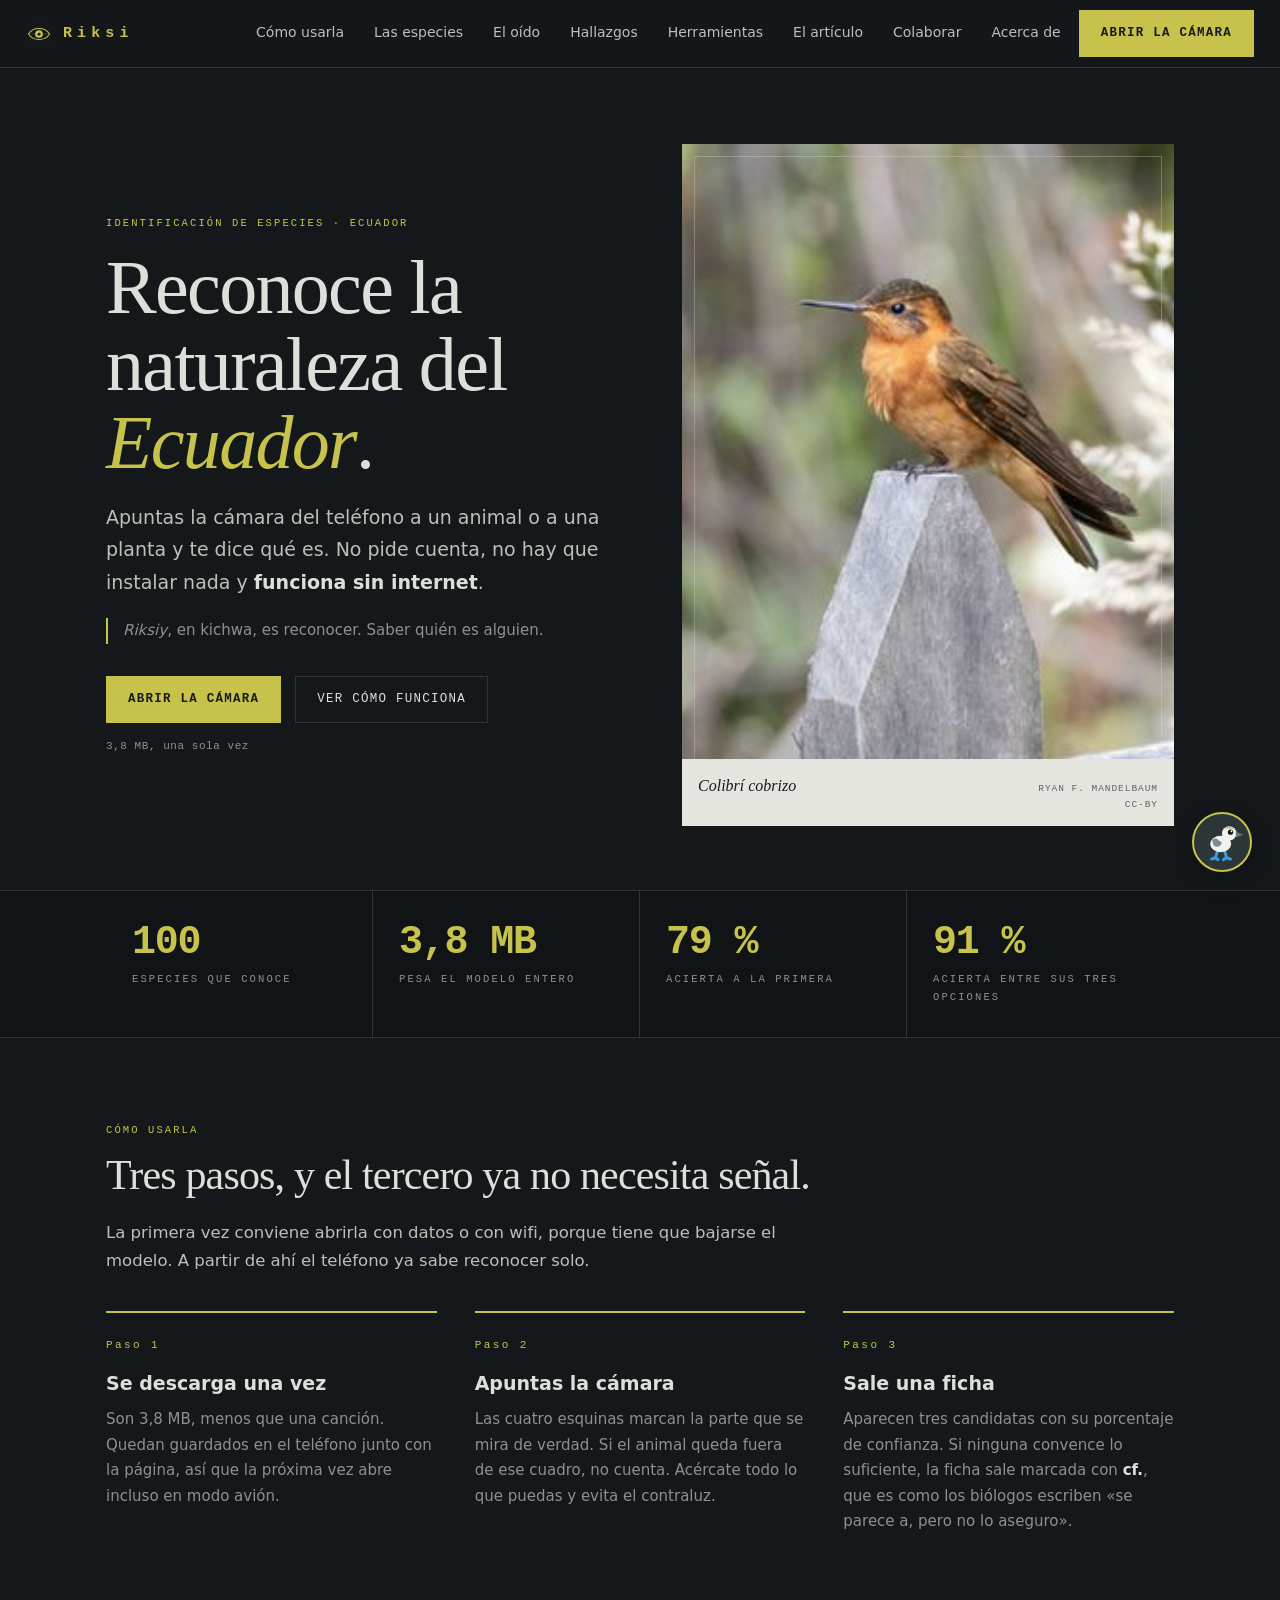
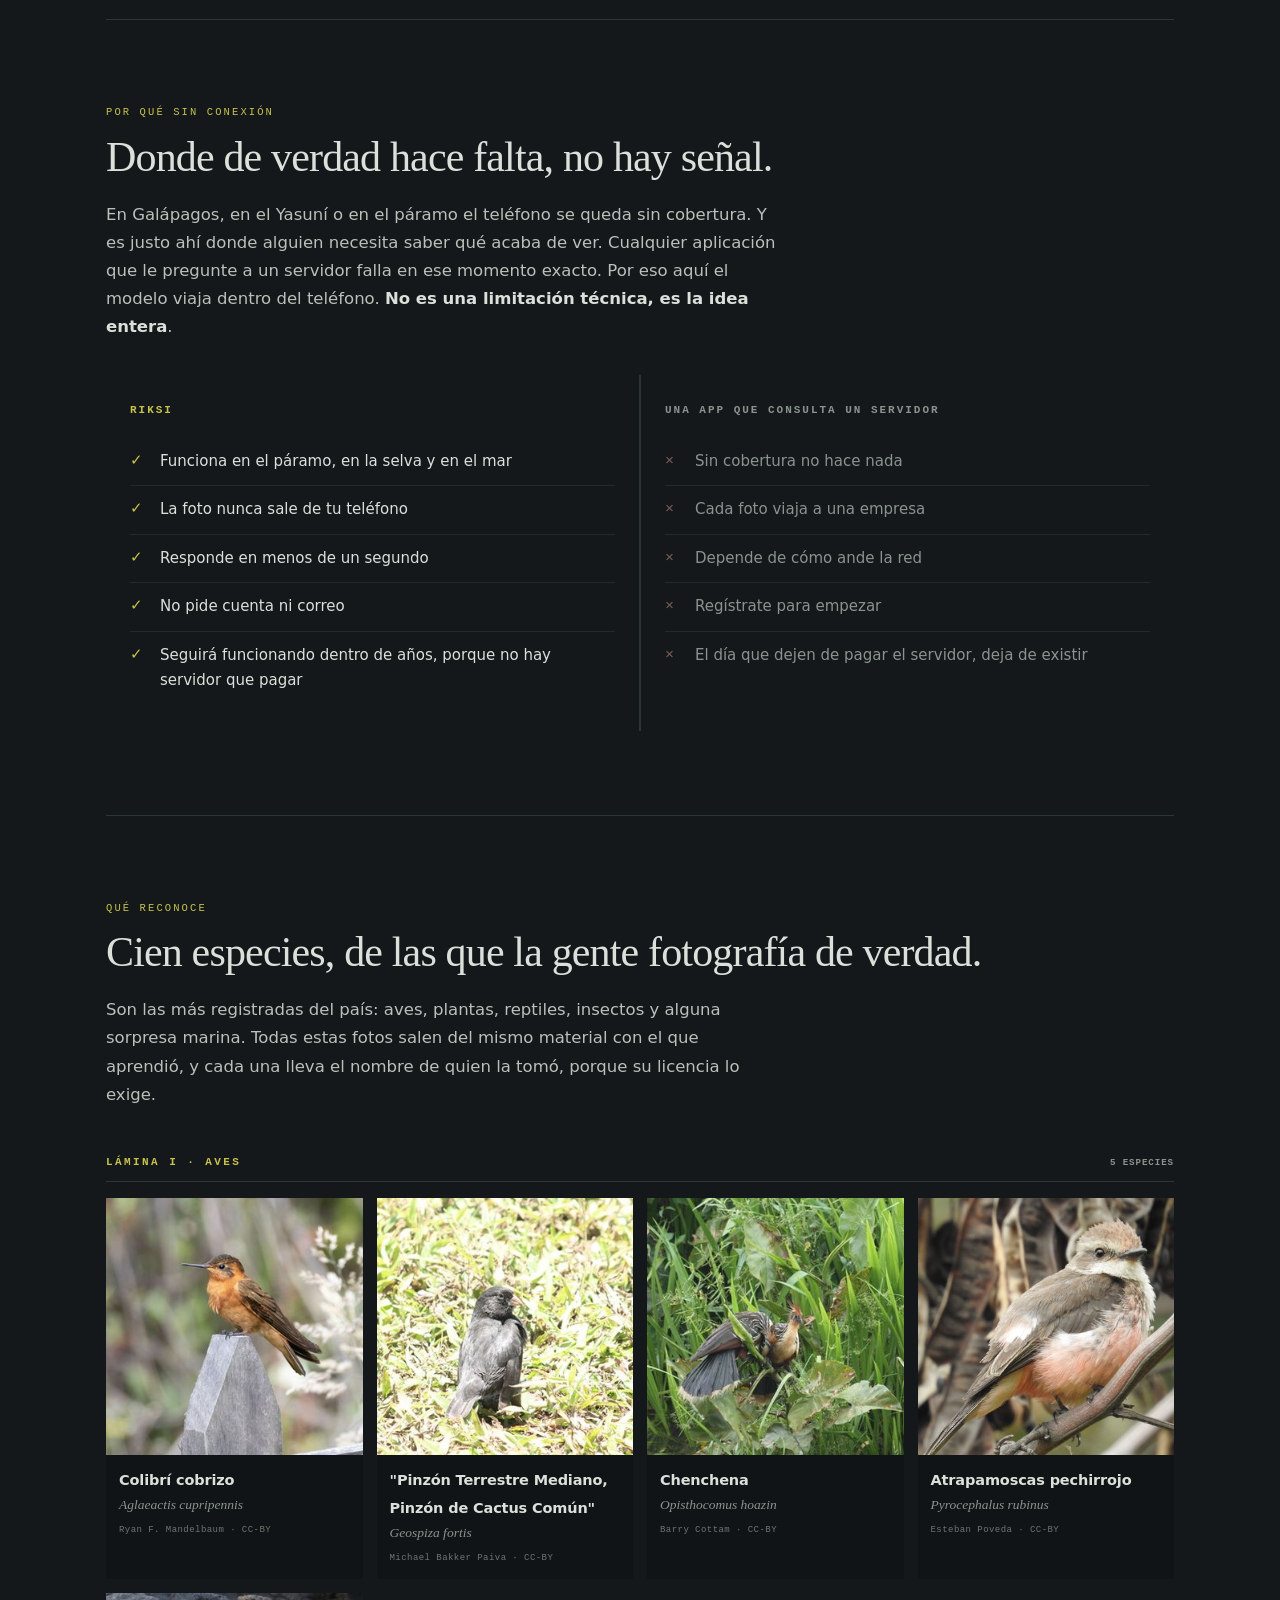
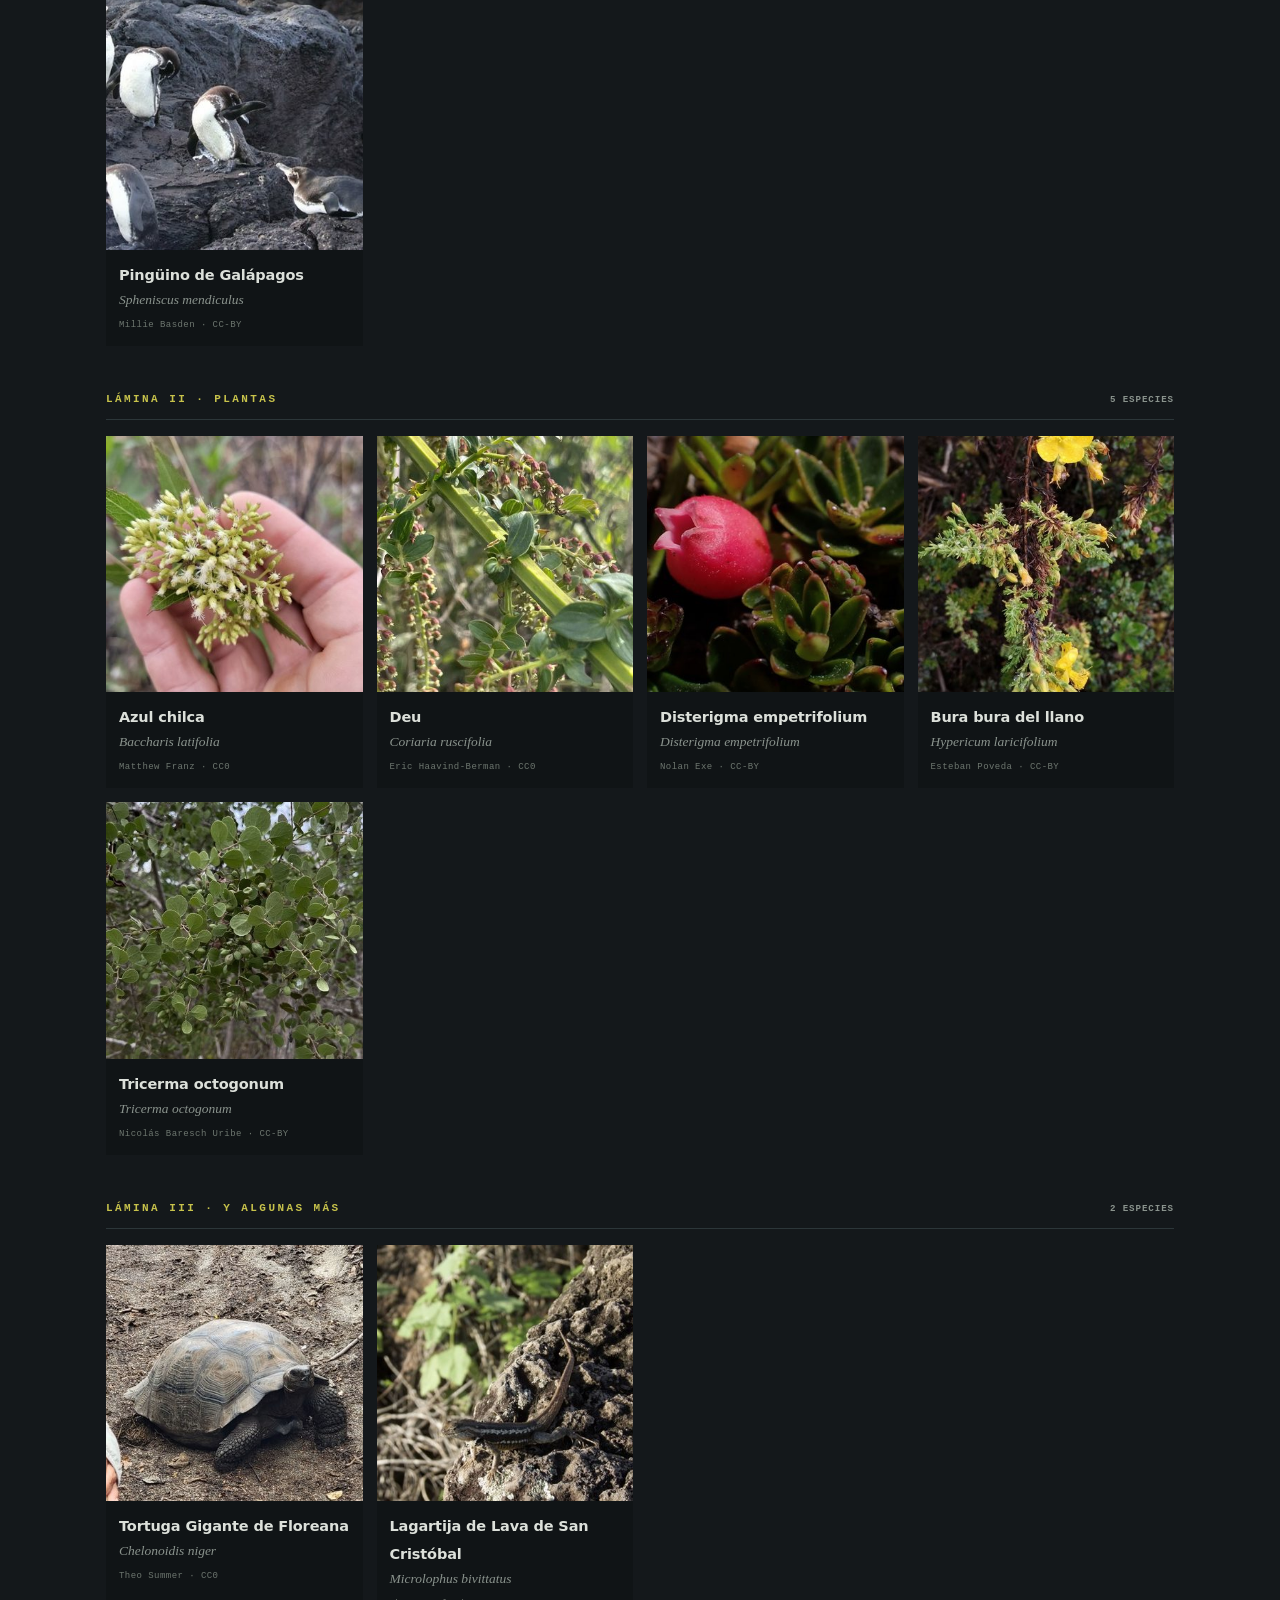
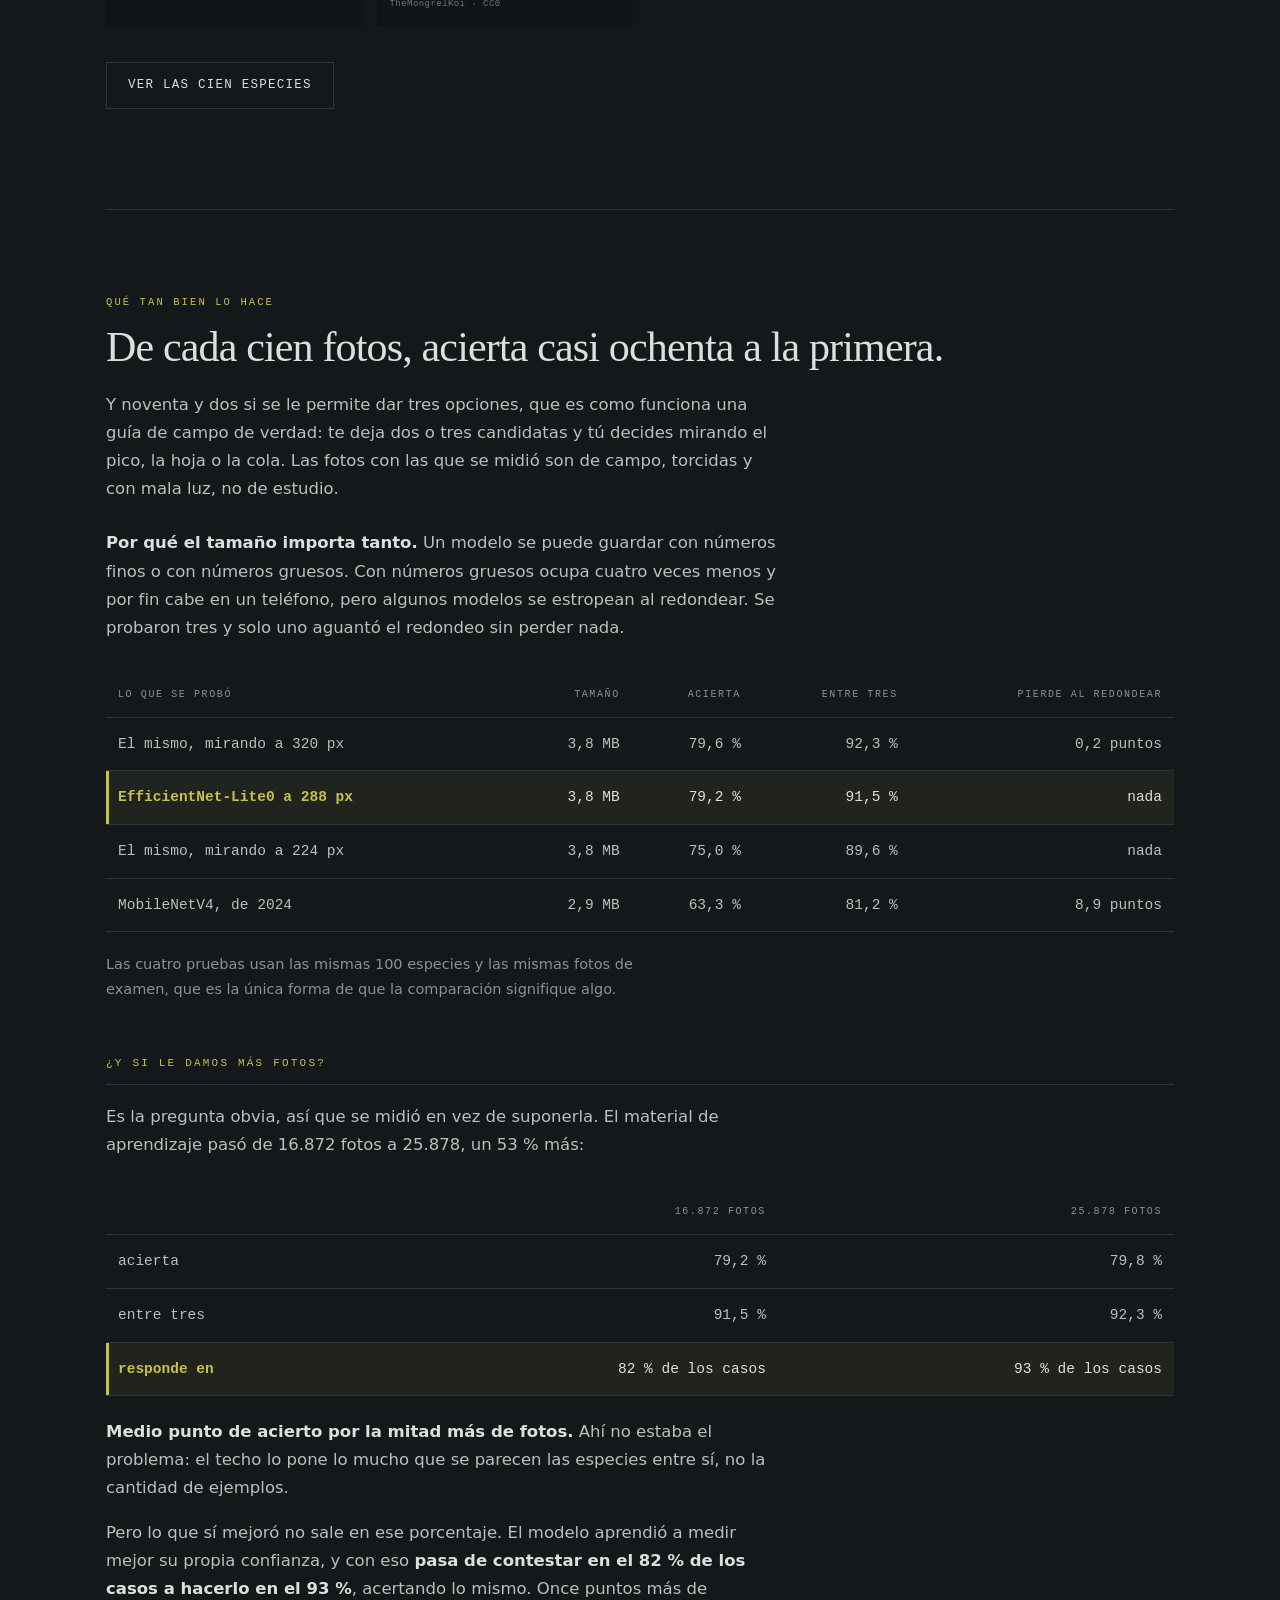
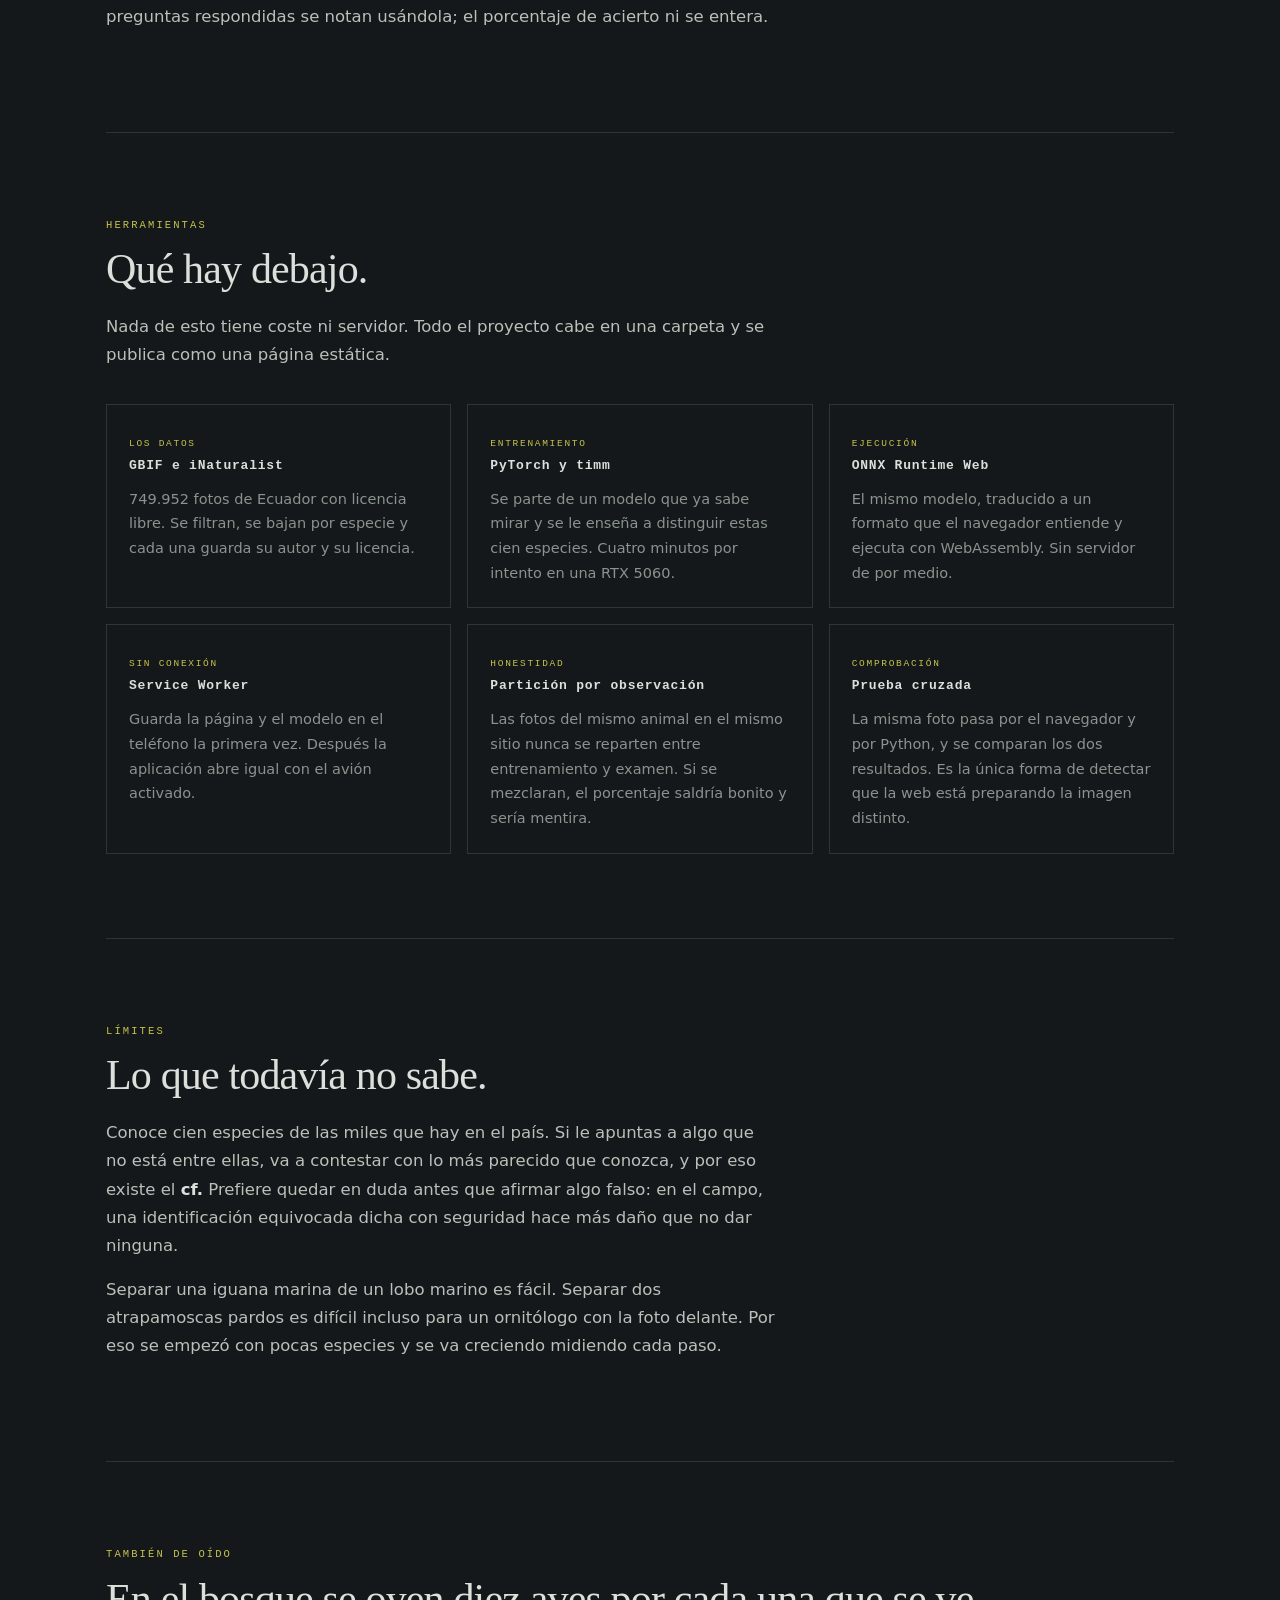
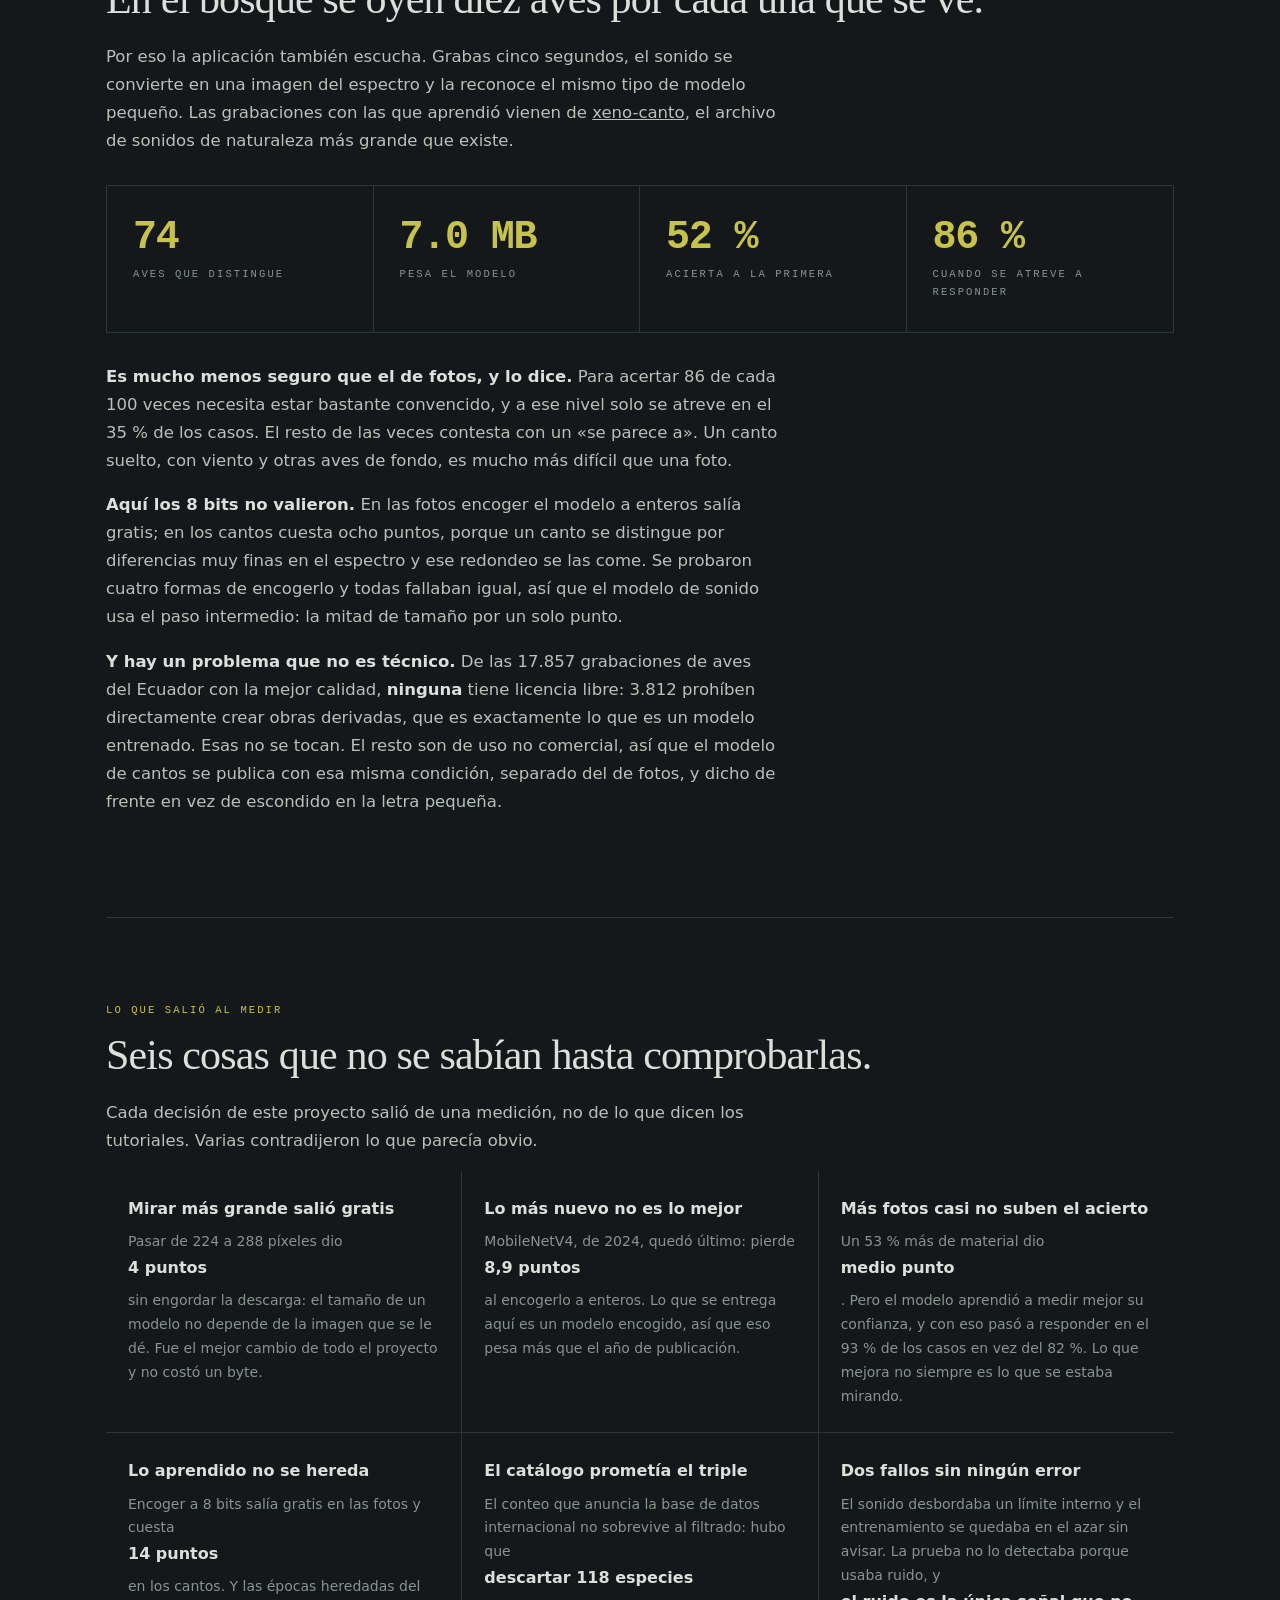
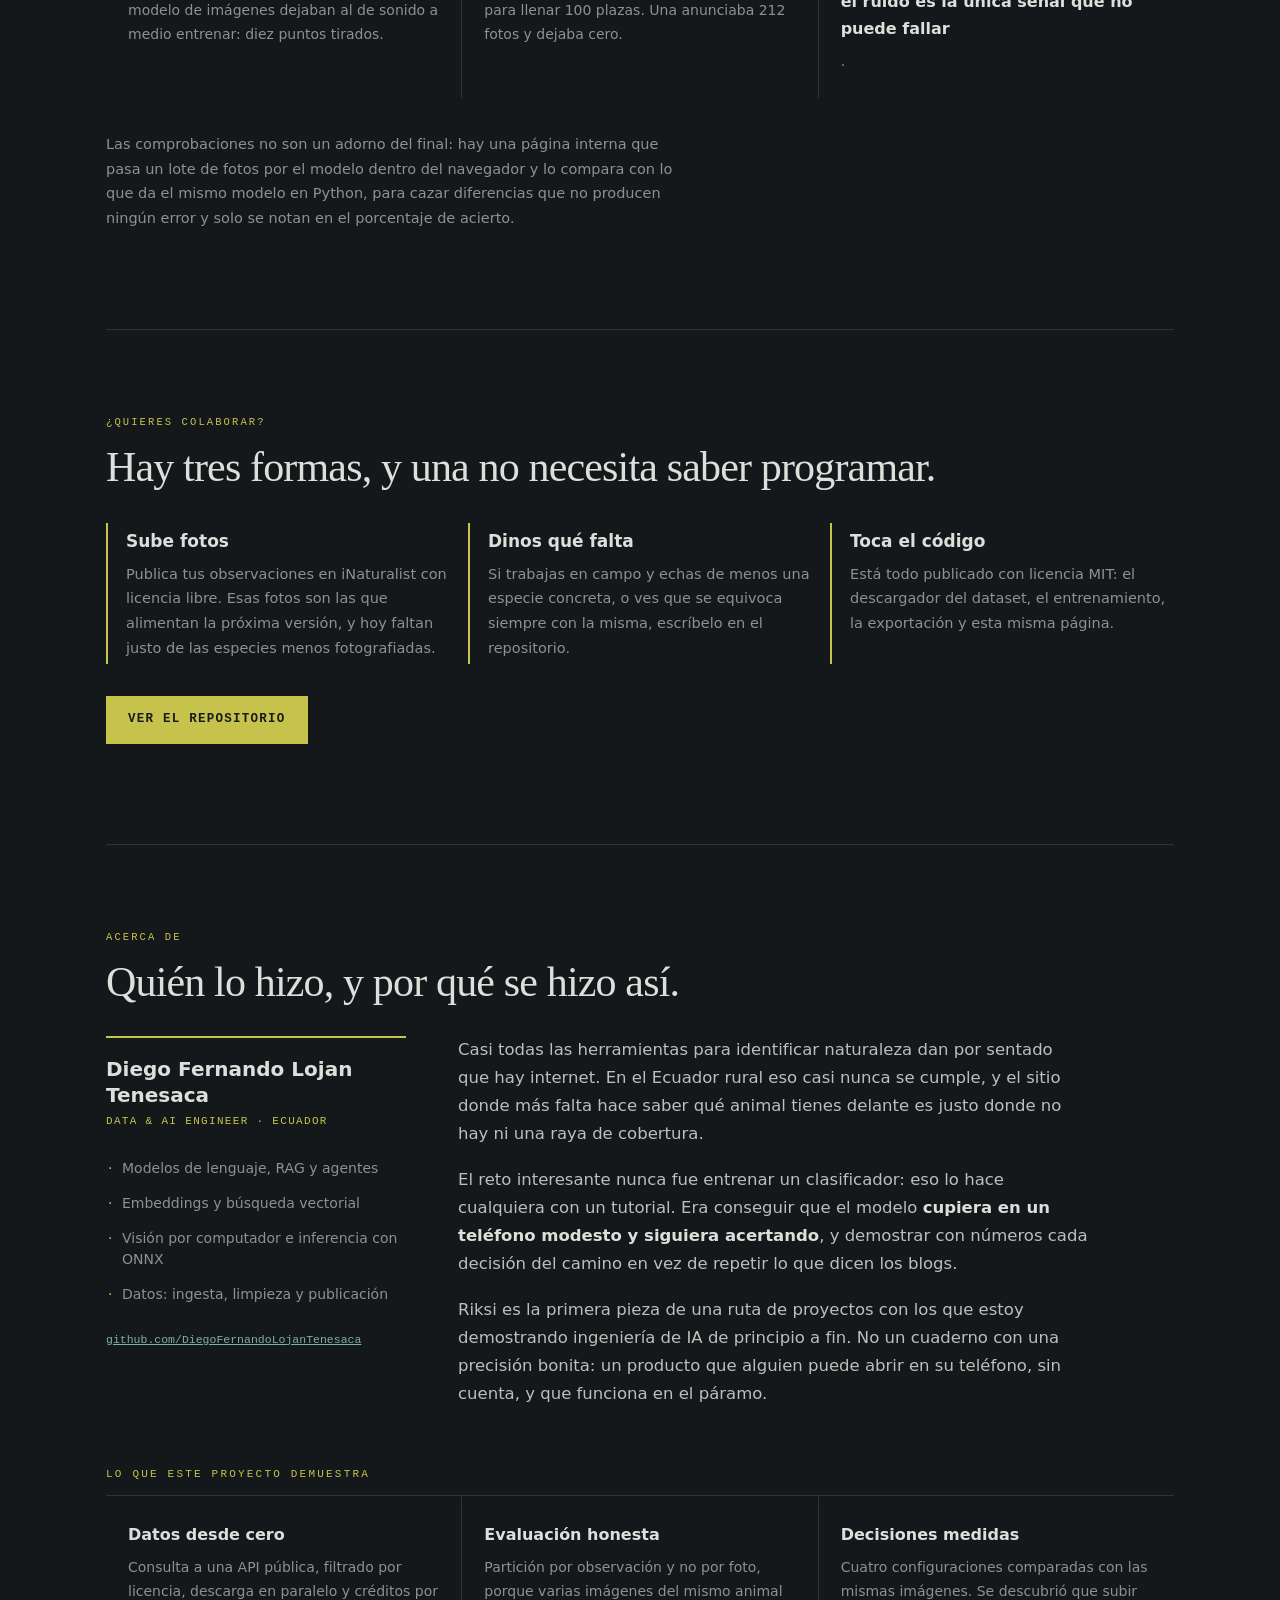
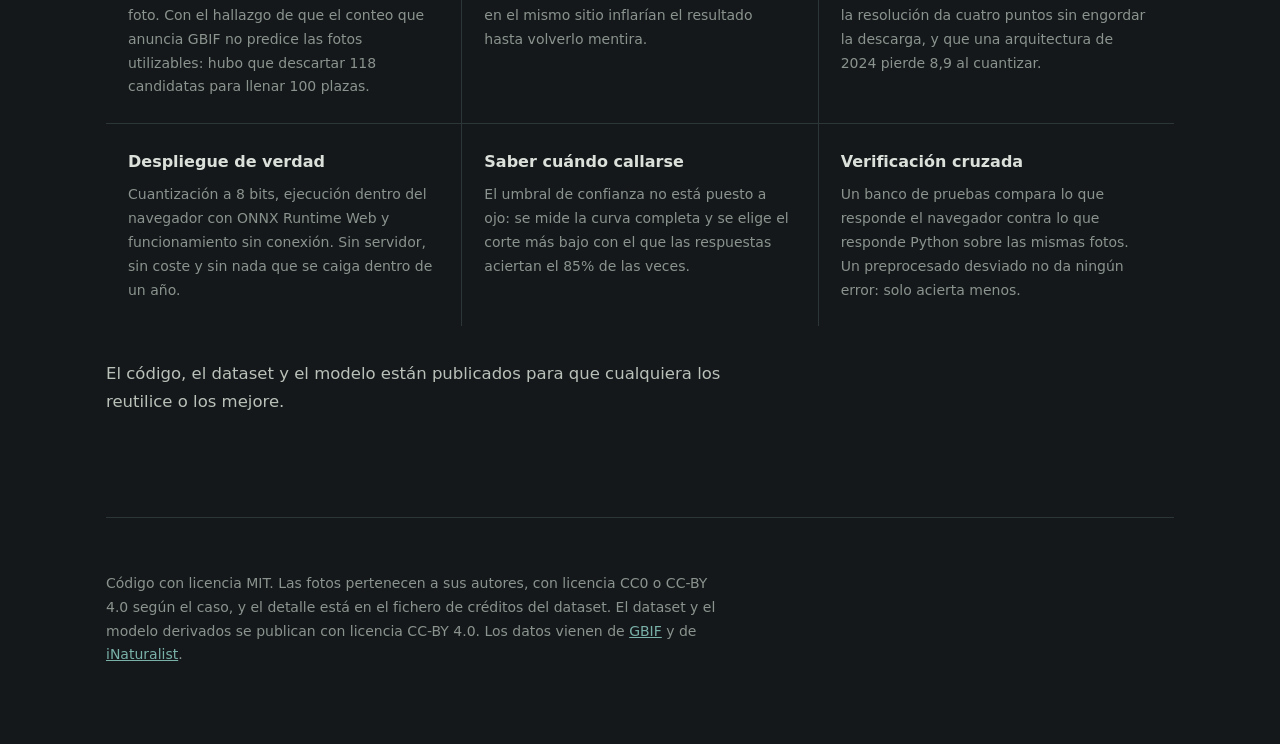
<file: docs/index.html>
<!DOCTYPE html>
<html lang="es">
<head>
<meta charset="utf-8">
<meta name="viewport" content="width=device-width, initial-scale=1">
<meta name="theme-color" content="#14181b">

<title>Riksi · Identifica animales y plantas del Ecuador sin internet</title>
<meta name="description" content="Apunta la cámara a un animal o una planta del Ecuador y te dice qué es. Funciona sin señal, sin cuenta y sin instalar nada: el modelo pesa 3,8 MB y corre dentro del navegador.">
<meta name="keywords" content="identificar especies Ecuador, biodiversidad, sin conexión, offline, Galápagos, aves del Ecuador, plantas, ONNX, inteligencia artificial en el navegador">
<meta name="author" content="Diego Fernando Lojan Tenesaca">
<link rel="canonical" href="https://diegofernandolojantenesaca.github.io/riski/">
<meta property="og:type" content="website">
<meta property="og:locale" content="es_EC">
<meta property="og:title" content="Riksi · Identifica animales y plantas del Ecuador sin internet">
<meta property="og:description" content="Apuntas la cámara y te dice qué es. Sin señal, sin cuenta, sin instalar nada.">
<meta property="og:image" content="portada.jpg">
<meta name="twitter:card" content="summary_large_image">
<link rel="icon" href="icono.svg">
<link rel="manifest" href="manifest.json">
<meta name="apple-mobile-web-app-capable" content="yes">
<meta name="apple-mobile-web-app-title" content="Riksi">
<link rel="stylesheet" href="estilo.css">
<link rel="stylesheet" href="chat.css">
<script type="application/ld+json">
{
  "@context": "https://schema.org",
  "@type": "WebApplication",
  "name": "Riksi",
  "applicationCategory": "EducationalApplication",
  "operatingSystem": "Cualquier navegador",
  "description": "Identificación de especies del Ecuador que funciona sin conexión, con el modelo ejecutándose dentro del navegador.",
  "inLanguage": "es-EC",
  "isAccessibleForFree": true,
  "offers": { "@type": "Offer", "price": "0", "priceCurrency": "USD" },
  "author": { "@type": "Person", "name": "Diego Fernando Lojan Tenesaca" },
  "license": "https://opensource.org/licenses/MIT"
}
</script>
</head>
<body>

<header class="barra">
  <a class="marca" href="index.html"><img src="icono.svg" alt="">Riksi</a>
  <nav class="menu">
    <a href="#como">Cómo usarla</a>
    <a href="especies.html">Las especies</a>
    <a href="#oido">El oído</a>
    <a href="#hallazgos">Hallazgos</a>
    <a href="#herramientas">Herramientas</a>
    <a href="articulo.html">El artículo</a>
    <a href="#colaborar">Colaborar</a>
    <a href="#acerca">Acerca de</a>
  </nav>
  <a class="boton" href="app.html">Abrir la cámara</a>
</header>

<div class="envoltura">

  <div class="hero">
    <div class="asoma">
      <span class="etiqueta">Identificación de especies · Ecuador</span>
      <h1>Reconoce la naturaleza del <em>Ecuador</em>.</h1>
      <p class="bajada">Apuntas la cámara del teléfono a un animal o a una planta
        y te dice qué es. No pide cuenta, no hay que instalar nada y
        <b>funciona sin internet</b>.</p>
      <p class="kichwa"><i>Riksiy</i>, en kichwa, es reconocer. Saber quién es
        alguien.</p>
      <div class="acciones">
        <a class="boton" href="app.html">Abrir la cámara</a>
        <a class="boton hueco" href="#como">Ver cómo funciona</a>
        <small>3,8&nbsp;MB, una sola vez</small>
      </div>
    </div>
    <figure class="lamina asoma" id="lamina" style="margin:0"></figure>
  </div>
</div>

<div class="franja">
  <div class="envoltura">
    <div class="cifras">
      <div class="cifra"><b data-cuenta="100" id="c-especies">100</b><span class="etiqueta">especies que conoce</span></div>
      <div class="cifra"><b id="c-peso">3,8 MB</b><span class="etiqueta">pesa el modelo entero</span></div>
      <div class="cifra"><b data-cuenta="79" data-sufijo="&nbsp;%" id="c-top1">79 %</b><span class="etiqueta">acierta a la primera</span></div>
      <div class="cifra"><b data-cuenta="91" data-sufijo="&nbsp;%" id="c-top3">91 %</b><span class="etiqueta">acierta entre sus tres opciones</span></div>
    </div>
  </div>
</div>

<div class="envoltura">

  <section id="como" class="asoma">
    <span class="etiqueta">Cómo usarla</span>
    <h2>Tres pasos, y el tercero ya no necesita señal.</h2>
    <p>La primera vez conviene abrirla con datos o con wifi, porque tiene que
      bajarse el modelo. A partir de ahí el teléfono ya sabe reconocer solo.</p>
    <div class="pasos">
      <div class="paso">
        <span class="n">Paso 1</span>
        <h3>Se descarga una vez</h3>
        <p>Son 3,8 MB, menos que una canción. Quedan guardados en el teléfono
          junto con la página, así que la próxima vez abre incluso en modo avión.</p>
      </div>
      <div class="paso">
        <span class="n">Paso 2</span>
        <h3>Apuntas la cámara</h3>
        <p>Las cuatro esquinas marcan la parte que se mira de verdad. Si el
          animal queda fuera de ese cuadro, no cuenta. Acércate todo lo que
          puedas y evita el contraluz.</p>
      </div>
      <div class="paso">
        <span class="n">Paso 3</span>
        <h3>Sale una ficha</h3>
        <p>Aparecen tres candidatas con su porcentaje de confianza. Si ninguna
          convence lo suficiente, la ficha sale marcada con <b>cf.</b>, que es
          como los biólogos escriben «se parece a, pero no lo aseguro».</p>
      </div>
    </div>
  </section>

  <section class="asoma">
    <span class="etiqueta">Por qué sin conexión</span>
    <h2>Donde de verdad hace falta, no hay señal.</h2>
    <p>En Galápagos, en el Yasuní o en el páramo el teléfono se queda sin
      cobertura. Y es justo ahí donde alguien necesita saber qué acaba de ver.
      Cualquier aplicación que le pregunte a un servidor falla en ese momento
      exacto. Por eso aquí el modelo viaja dentro del teléfono. <b>No es una
      limitación técnica, es la idea entera</b>.</p>

    <div class="versus">
      <div class="propia">
        <h3>Riksi</h3>
        <ul>
          <li>Funciona en el páramo, en la selva y en el mar</li>
          <li>La foto nunca sale de tu teléfono</li>
          <li>Responde en menos de un segundo</li>
          <li>No pide cuenta ni correo</li>
          <li>Seguirá funcionando dentro de años, porque no hay servidor que pagar</li>
        </ul>
      </div>
      <div class="otra">
        <h3>Una app que consulta un servidor</h3>
        <ul>
          <li>Sin cobertura no hace nada</li>
          <li>Cada foto viaja a una empresa</li>
          <li>Depende de cómo ande la red</li>
          <li>Regístrate para empezar</li>
          <li>El día que dejen de pagar el servidor, deja de existir</li>
        </ul>
      </div>
    </div>
  </section>

  <section id="reconoce" class="asoma">
    <span class="etiqueta">Qué reconoce</span>
    <h2>Cien especies, de las que la gente fotografía de verdad.</h2>
    <p>Son las más registradas del país: aves, plantas, reptiles, insectos y
      alguna sorpresa marina. Todas estas fotos salen del mismo material con el
      que aprendió, y cada una lleva el nombre de quien la tomó, porque su
      licencia lo exige.</p>
    <div id="laminas"></div>
    <p style="margin-top:36px">
      <a class="boton hueco" href="especies.html">Ver las cien especies</a>
    </p>
  </section>

  <section class="asoma">
    <span class="etiqueta">Qué tan bien lo hace</span>
    <h2>De cada cien fotos, acierta casi ochenta a la primera.</h2>
    <p>Y noventa y dos si se le permite dar tres opciones, que es como funciona una
      guía de campo de verdad: te deja dos o tres candidatas y tú decides
      mirando el pico, la hoja o la cola. Las fotos con las que se midió son de
      campo, torcidas y con mala luz, no de estudio.</p>

    <p style="margin-top:26px"><b>Por qué el tamaño importa tanto.</b> Un modelo
      se puede guardar con números finos o con números gruesos. Con números
      gruesos ocupa cuatro veces menos y por fin cabe en un teléfono, pero
      algunos modelos se estropean al redondear. Se probaron tres y solo uno
      aguantó el redondeo sin perder nada.</p>

    <table class="medidas">
      <thead>
        <tr>
          <th>lo que se probó</th><th>tamaño</th><th>acierta</th>
          <th>entre tres</th><th>pierde al redondear</th>
        </tr>
      </thead>
      <tbody>
        <tr><td>El mismo, mirando a 320 px</td><td>3,8 MB</td><td>79,6 %</td><td>92,3 %</td><td>0,2 puntos</td></tr>
        <tr class="gana"><td>EfficientNet-Lite0 a 288 px</td><td>3,8 MB</td><td>79,2 %</td><td>91,5 %</td><td>nada</td></tr>
        <tr><td>El mismo, mirando a 224 px</td><td>3,8 MB</td><td>75,0 %</td><td>89,6 %</td><td>nada</td></tr>
        <tr><td>MobileNetV4, de 2024</td><td>2,9 MB</td><td>63,3 %</td><td>81,2 %</td><td>8,9 puntos</td></tr>
      </tbody>
    </table>
    <p style="margin-top:20px;font-size:14.5px;color:var(--tenue)">Las cuatro
      pruebas usan las mismas 100 especies y las mismas fotos de examen, que es
      la única forma de que la comparación signifique algo.</p>

    <h3 class="sub" style="margin-top:52px">¿Y si le damos más fotos?</h3>
    <p style="margin-top:18px">Es la pregunta obvia, así que se midió en vez de
      suponerla. El material de aprendizaje pasó de 16.872 fotos a 25.878, un
      53&nbsp;% más:</p>
    <table class="medidas">
      <thead><tr><th></th><th>16.872 fotos</th><th>25.878 fotos</th></tr></thead>
      <tbody>
        <tr><td>acierta</td><td>79,2 %</td><td>79,8 %</td></tr>
        <tr><td>entre tres</td><td>91,5 %</td><td>92,3 %</td></tr>
        <tr class="gana"><td>responde en</td><td>82 % de los casos</td><td>93 % de los casos</td></tr>
      </tbody>
    </table>
    <p style="margin-top:22px"><b>Medio punto de acierto por la mitad más de
      fotos.</b> Ahí no estaba el problema: el techo lo pone lo mucho que se
      parecen las especies entre sí, no la cantidad de ejemplos.</p>
    <p>Pero lo que sí mejoró no sale en ese porcentaje. El modelo aprendió a
      medir mejor su propia confianza, y con eso <b>pasa de contestar en el
      82&nbsp;% de los casos a hacerlo en el 93&nbsp;%</b>, acertando lo mismo.
      Once puntos más de preguntas respondidas se notan usándola; el porcentaje
      de acierto ni se entera.</p>
  </section>

  <section id="herramientas" class="asoma">
    <span class="etiqueta">Herramientas</span>
    <h2>Qué hay debajo.</h2>
    <p>Nada de esto tiene coste ni servidor. Todo el proyecto cabe en una
      carpeta y se publica como una página estática.</p>
    <div class="piezas">
      <div class="pieza">
        <span class="rol">Los datos</span>
        <h3>GBIF e iNaturalist</h3>
        <p>749.952 fotos de Ecuador con licencia libre. Se filtran, se bajan por
          especie y cada una guarda su autor y su licencia.</p>
      </div>
      <div class="pieza">
        <span class="rol">Entrenamiento</span>
        <h3>PyTorch y timm</h3>
        <p>Se parte de un modelo que ya sabe mirar y se le enseña a distinguir
          estas cien especies. Cuatro minutos por intento en una RTX 5060.</p>
      </div>
      <div class="pieza">
        <span class="rol">Ejecución</span>
        <h3>ONNX Runtime Web</h3>
        <p>El mismo modelo, traducido a un formato que el navegador entiende y
          ejecuta con WebAssembly. Sin servidor de por medio.</p>
      </div>
      <div class="pieza">
        <span class="rol">Sin conexión</span>
        <h3>Service Worker</h3>
        <p>Guarda la página y el modelo en el teléfono la primera vez. Después
          la aplicación abre igual con el avión activado.</p>
      </div>
      <div class="pieza">
        <span class="rol">Honestidad</span>
        <h3>Partición por observación</h3>
        <p>Las fotos del mismo animal en el mismo sitio nunca se reparten entre
          entrenamiento y examen. Si se mezclaran, el porcentaje saldría bonito
          y sería mentira.</p>
      </div>
      <div class="pieza">
        <span class="rol">Comprobación</span>
        <h3>Prueba cruzada</h3>
        <p>La misma foto pasa por el navegador y por Python, y se comparan los
          dos resultados. Es la única forma de detectar que la web está
          preparando la imagen distinto.</p>
      </div>
    </div>
  </section>

  <section class="asoma">
    <span class="etiqueta">Límites</span>
    <h2>Lo que todavía no sabe.</h2>
    <p>Conoce cien especies de las miles que hay en el país. Si le apuntas a algo
      que no está entre ellas, va a contestar con lo más parecido que conozca, y
      por eso existe el <b>cf.</b> Prefiere quedar en duda antes que afirmar algo
      falso: en el campo, una identificación equivocada dicha con seguridad hace
      más daño que no dar ninguna.</p>
    <p>Separar una iguana marina de un lobo marino es fácil. Separar dos
      atrapamoscas pardos es difícil incluso para un ornitólogo con la foto
      delante. Por eso se empezó con pocas especies y se va creciendo midiendo
      cada paso.</p>
  </section>

  <section id="oido" class="asoma">
    <span class="etiqueta">También de oído</span>
    <h2>En el bosque se oyen diez aves por cada una que se ve.</h2>
    <p>Por eso la aplicación también escucha. Grabas cinco segundos, el sonido
      se convierte en una imagen del espectro y la reconoce el mismo tipo de
      modelo pequeño. Las grabaciones con las que aprendió vienen de
      <a href="https://xeno-canto.org">xeno-canto</a>, el archivo de sonidos de
      naturaleza más grande que existe.</p>

    <div class="cifras" style="margin:30px 0;border:1px solid var(--marea)">
      <div class="cifra"><b>74</b><span class="etiqueta">aves que distingue</span></div>
      <div class="cifra"><b>7.0 MB</b><span class="etiqueta">pesa el modelo</span></div>
      <div class="cifra"><b>52 %</b><span class="etiqueta">acierta a la primera</span></div>
      <div class="cifra"><b>86 %</b><span class="etiqueta">cuando se atreve a responder</span></div>
    </div>

    <p><b>Es mucho menos seguro que el de fotos, y lo dice.</b> Para acertar
      86 de cada 100 veces necesita estar bastante
      convencido, y a ese nivel solo se atreve en el
      35&nbsp;% de los casos. El resto de las veces
      contesta con un «se parece a». Un canto suelto, con viento y otras aves
      de fondo, es mucho más difícil que una foto.</p>

    <p><b>Aquí los 8 bits no valieron.</b> En las fotos encoger el modelo a
      enteros salía gratis; en los cantos cuesta ocho puntos, porque un canto se
      distingue por diferencias muy finas en el espectro y ese redondeo se las
      come. Se probaron cuatro formas de encogerlo y todas fallaban igual, así
      que el modelo de sonido usa el paso intermedio: la mitad de tamaño por un
      solo punto.</p>
    <p><b>Y hay un problema que no es técnico.</b> De las 17.857
      grabaciones de aves del Ecuador con la mejor calidad, <b>ninguna</b> tiene
      licencia libre: 3.812 prohíben directamente crear obras derivadas, que es
      exactamente lo que es un modelo entrenado. Esas no se tocan. El resto son
      de uso no comercial, así que el modelo de cantos se publica con esa misma
      condición, separado del de fotos, y dicho de frente en vez de escondido en
      la letra pequeña.</p>
  </section>

  <section id="hallazgos" class="asoma">
    <span class="etiqueta">Lo que salió al medir</span>
    <h2>Seis cosas que no se sabían hasta comprobarlas.</h2>
    <p>Cada decisión de este proyecto salió de una medición, no de lo que dicen
      los tutoriales. Varias contradijeron lo que parecía obvio.</p>

    <div class="demuestra">
      <div>
        <b>Mirar más grande salió gratis</b>
        <p>Pasar de 224 a 288 píxeles dio <b>4 puntos</b> sin engordar la
          descarga: el tamaño de un modelo no depende de la imagen que se le
          dé. Fue el mejor cambio de todo el proyecto y no costó un byte.</p>
      </div>
      <div>
        <b>Lo más nuevo no es lo mejor</b>
        <p>MobileNetV4, de 2024, quedó último: pierde <b>8,9 puntos</b> al
          encogerlo a enteros. Lo que se entrega aquí es un modelo encogido, así
          que eso pesa más que el año de publicación.</p>
      </div>
      <div>
        <b>Más fotos casi no suben el acierto</b>
        <p>Un 53&nbsp;% más de material dio <b>medio punto</b>. Pero el modelo
          aprendió a medir mejor su confianza, y con eso pasó a responder en el
          93&nbsp;% de los casos en vez del 82&nbsp;%. Lo que mejora no siempre
          es lo que se estaba mirando.</p>
      </div>
      <div>
        <b>Lo aprendido no se hereda</b>
        <p>Encoger a 8 bits salía gratis en las fotos y cuesta <b>14 puntos</b>
          en los cantos. Y las épocas heredadas del modelo de imágenes dejaban
          al de sonido a medio entrenar: diez puntos tirados.</p>
      </div>
      <div>
        <b>El catálogo prometía el triple</b>
        <p>El conteo que anuncia la base de datos internacional no sobrevive al
          filtrado: hubo que <b>descartar 118 especies</b> para llenar 100
          plazas. Una anunciaba 212 fotos y dejaba cero.</p>
      </div>
      <div>
        <b>Dos fallos sin ningún error</b>
        <p>El sonido desbordaba un límite interno y el entrenamiento se quedaba
          en el azar sin avisar. La prueba no lo detectaba porque usaba ruido, y
          <b>el ruido es la única señal que no puede fallar</b>.</p>
      </div>
    </div>

    <p style="margin-top:34px;font-size:14.5px;color:var(--tenue)">Las
      comprobaciones no son un adorno del final: hay una página interna que pasa
      un lote de fotos por el modelo dentro del navegador y lo compara con lo
      que da el mismo modelo en Python, para cazar diferencias que no producen
      ningún error y solo se notan en el porcentaje de acierto.</p>
  </section>

  <section id="colaborar" class="asoma">
    <span class="etiqueta">¿Quieres colaborar?</span>
    <h2>Hay tres formas, y una no necesita saber programar.</h2>
    <div class="aportes">
      <div class="aporte">
        <h3>Sube fotos</h3>
        <p>Publica tus observaciones en iNaturalist con licencia libre. Esas
          fotos son las que alimentan la próxima versión, y hoy faltan justo de
          las especies menos fotografiadas.</p>
      </div>
      <div class="aporte">
        <h3>Dinos qué falta</h3>
        <p>Si trabajas en campo y echas de menos una especie concreta, o ves que
          se equivoca siempre con la misma, escríbelo en el repositorio.</p>
      </div>
      <div class="aporte">
        <h3>Toca el código</h3>
        <p>Está todo publicado con licencia MIT: el descargador del dataset, el
          entrenamiento, la exportación y esta misma página.</p>
      </div>
    </div>
    <p style="margin-top:32px">
      <a class="boton" href="https://github.com/DiegoFernandoLojanTenesaca/riski">Ver el repositorio</a>
    </p>
  </section>

  <section id="acerca" class="asoma">
    <span class="etiqueta">Acerca de</span>
    <h2>Quién lo hizo, y por qué se hizo así.</h2>

    <div class="ficha-autor">
      <div class="tarjeta">
        <b>Diego Fernando Lojan Tenesaca</b>
        <span>Data &amp; AI Engineer · Ecuador</span>
        <ul>
          <li>Modelos de lenguaje, RAG y agentes</li>
          <li>Embeddings y búsqueda vectorial</li>
          <li>Visión por computador e inferencia con ONNX</li>
          <li>Datos: ingesta, limpieza y publicación</li>
        </ul>
        <a href="https://github.com/DiegoFernandoLojanTenesaca">github.com/DiegoFernandoLojanTenesaca</a>
      </div>

      <div class="relato">
        <p>Casi todas las herramientas para identificar naturaleza dan por
          sentado que hay internet. En el Ecuador rural eso casi nunca se
          cumple, y el sitio donde más falta hace saber qué animal tienes
          delante es justo donde no hay ni una raya de cobertura.</p>

        <p>El reto interesante nunca fue entrenar un clasificador: eso lo hace
          cualquiera con un tutorial. Era conseguir que el modelo <b>cupiera en
          un teléfono modesto y siguiera acertando</b>, y demostrar con números
          cada decisión del camino en vez de repetir lo que dicen los blogs.</p>

        <p>Riksi es la primera pieza de una ruta de proyectos con los que estoy
          demostrando ingeniería de IA de principio a fin. No un cuaderno con
          una precisión bonita: un producto que alguien puede abrir en su
          teléfono, sin cuenta, y que funciona en el páramo.</p>
      </div>
    </div>

    <h3 class="sub">Lo que este proyecto demuestra</h3>
    <div class="demuestra">
      <div>
        <b>Datos desde cero</b>
        <p>Consulta a una API pública, filtrado por licencia, descarga en
          paralelo y créditos por foto. Con el hallazgo de que el conteo que
          anuncia GBIF no predice las fotos utilizables: hubo que descartar 118
          candidatas para llenar 100 plazas.</p>
      </div>
      <div>
        <b>Evaluación honesta</b>
        <p>Partición por observación y no por foto, porque varias imágenes del
          mismo animal en el mismo sitio inflarían el resultado hasta volverlo
          mentira.</p>
      </div>
      <div>
        <b>Decisiones medidas</b>
        <p>Cuatro configuraciones comparadas con las mismas imágenes. Se
          descubrió que subir la resolución da cuatro puntos sin engordar la
          descarga, y que una arquitectura de 2024 pierde 8,9 al cuantizar.</p>
      </div>
      <div>
        <b>Despliegue de verdad</b>
        <p>Cuantización a 8 bits, ejecución dentro del navegador con ONNX
          Runtime Web y funcionamiento sin conexión. Sin servidor, sin coste y
          sin nada que se caiga dentro de un año.</p>
      </div>
      <div>
        <b>Saber cuándo callarse</b>
        <p>El umbral de confianza no está puesto a ojo: se mide la curva
          completa y se elige el corte más bajo con el que las respuestas
          aciertan el 85% de las veces.</p>
      </div>
      <div>
        <b>Verificación cruzada</b>
        <p>Un banco de pruebas compara lo que responde el navegador contra lo
          que responde Python sobre las mismas fotos. Un preprocesado desviado
          no da ningún error: solo acierta menos.</p>
      </div>
    </div>

    <p style="margin-top:34px">El código, el dataset y el modelo están
      publicados para que cualquiera los reutilice o los mejore.</p>
  </section>

  <footer class="pie">
    <p>Código con licencia MIT. Las fotos pertenecen a sus autores, con licencia
      CC0 o CC-BY 4.0 según el caso, y el detalle está en el fichero de créditos
      del dataset. El dataset y el modelo derivados se publican con licencia
      CC-BY 4.0. Los datos vienen de <a href="https://www.gbif.org">GBIF</a> y de
      <a href="https://www.inaturalist.org">iNaturalist</a>.</p>
  </footer>
</div>

<script>
/* La portada se rellena con los mismos ficheros que usa la aplicación. Si se
   reentrena con más especies, las cifras y las fotos se actualizan solas y no
   quedan dos verdades que mantener a mano. */
const quieto = matchMedia("(prefers-reduced-motion: reduce)").matches;

fetch("catalogo/catalogo.json").then((r) => r.json()).then((lista) => {
  const primera = lista[0];
  if (primera) {
    document.querySelector("#lamina").innerHTML = `
      <img src="catalogo/${primera.archivo}" alt="${primera.comun || primera.especie}">
      <div class="marco"></div>
      <figcaption>
        <i>${primera.comun || primera.especie}</i>
        <span>${primera.autor || "autor desconocido"}<br>${primera.licencia}</span>
      </figcaption>`;
  }

  // En la portada van doce, repartidas a lo largo del listado. Las cien
  // completas tienen su propia página: aquí solo hacen falta las suficientes
  // para que se entienda de qué va.
  const paso = Math.max(1, Math.floor(lista.length / 12));
  const seleccion = lista.filter((_, i) => i % paso === 0).slice(0, 12);

  // Agrupadas como en una guía impresa: una lámina por grupo, y los grupos con
  // una sola especie se juntan al final para no dejar filas huérfanas.
  const porGrupo = {};
  for (const m of seleccion) (porGrupo[m.grupo || "Otras"] ??= []).push(m);
  const grandes = Object.entries(porGrupo).filter(([, v]) => v.length > 1)
    .sort((a, b) => b[1].length - a[1].length);
  const sueltas = Object.entries(porGrupo).filter(([, v]) => v.length === 1).flatMap(([, v]) => v);
  if (sueltas.length) grandes.push(["Y algunas más", sueltas]);

  document.querySelector("#laminas").innerHTML = grandes.map(([grupo, fotos], n) => `
    <div class="grupo">
      <h3>Lámina ${"I".repeat(n + 1)} · ${grupo} <small>${fotos.length} especies</small></h3>
      <div class="rejilla">
        ${fotos.map((m) => `
          <figure>
            <div class="foto"><img src="catalogo/${m.archivo}" alt="${m.comun || m.especie}" loading="lazy"></div>
            <figcaption>
              <span class="comun">${m.comun || m.especie}</span>
              <span class="cientifico">${m.especie}</span>
              <small>${m.autor || "autor desconocido"} · ${m.licencia}</small>
            </figcaption>
          </figure>`).join("")}
      </div>
    </div>`).join("");
}).catch(() => {});

fetch("modelo/metricas.json").then((r) => r.ok ? r.json() : null).then((m) => {
  if (!m) return;
  const pon = (id, valor, texto) => {
    const el = document.querySelector(id);
    el.dataset.cuenta = valor;
    el.textContent = texto;
  };
  pon("#c-especies", m.clases, m.clases);
  pon("#c-top1", Math.round(m.int8.top1 * 100), Math.round(m.int8.top1 * 100) + " %");
  pon("#c-top3", Math.round(m.int8.top3 * 100), Math.round(m.int8.top3 * 100) + " %");
  document.querySelector("#c-peso").textContent = m.int8.mb.toFixed(1).replace(".", ",") + " MB";
}).catch(() => {});

// Aparecer al desplazar, y los números contando cuando entran en pantalla.
const ojo = new IntersectionObserver((entradas) => {
  for (const e of entradas) {
    if (!e.isIntersecting) continue;
    e.target.classList.add("visible");
    ojo.unobserve(e.target);
    for (const n of e.target.querySelectorAll("[data-cuenta]")) contar(n);
  }
}, { rootMargin: "0px 0px -12% 0px" });

function contar(el) {
  const fin = Number(el.dataset.cuenta);
  const sufijo = el.dataset.sufijo ? " %" : "";
  if (quieto || !fin) return;
  const t0 = performance.now(), dur = 900;
  const paso = (t) => {
    const k = Math.min(1, (t - t0) / dur);
    el.textContent = Math.round(fin * (1 - Math.pow(1 - k, 3))) + sufijo;
    if (k < 1) requestAnimationFrame(paso);
  };
  requestAnimationFrame(paso);
}

document.querySelectorAll(".asoma, .franja").forEach((el) => ojo.observe(el));

if ("serviceWorker" in navigator && location.protocol !== "file:") {
  navigator.serviceWorker.register("sw.js").catch(() => {});
}
</script>

<!-- El chat de Yachaq. A diferencia del identificador, este SÍ necesita red:
     el modelo de la cámara corre dentro del navegador, pero el agente vive en
     un servidor.

     Vacío = apagado en producción, y la página funciona igual mientras el
     servidor no esté publicado. En localhost el chat se enciende solo contra
     127.0.0.1:8000, así que para desarrollar no hay que tocar esta línea. -->
<script>window.YACHAQ_API = "https://p01--yachaq--cy89s24rhlmp.code.run";</script>
<script src="chat.js" defer></script>
</body>
</html>
</file>
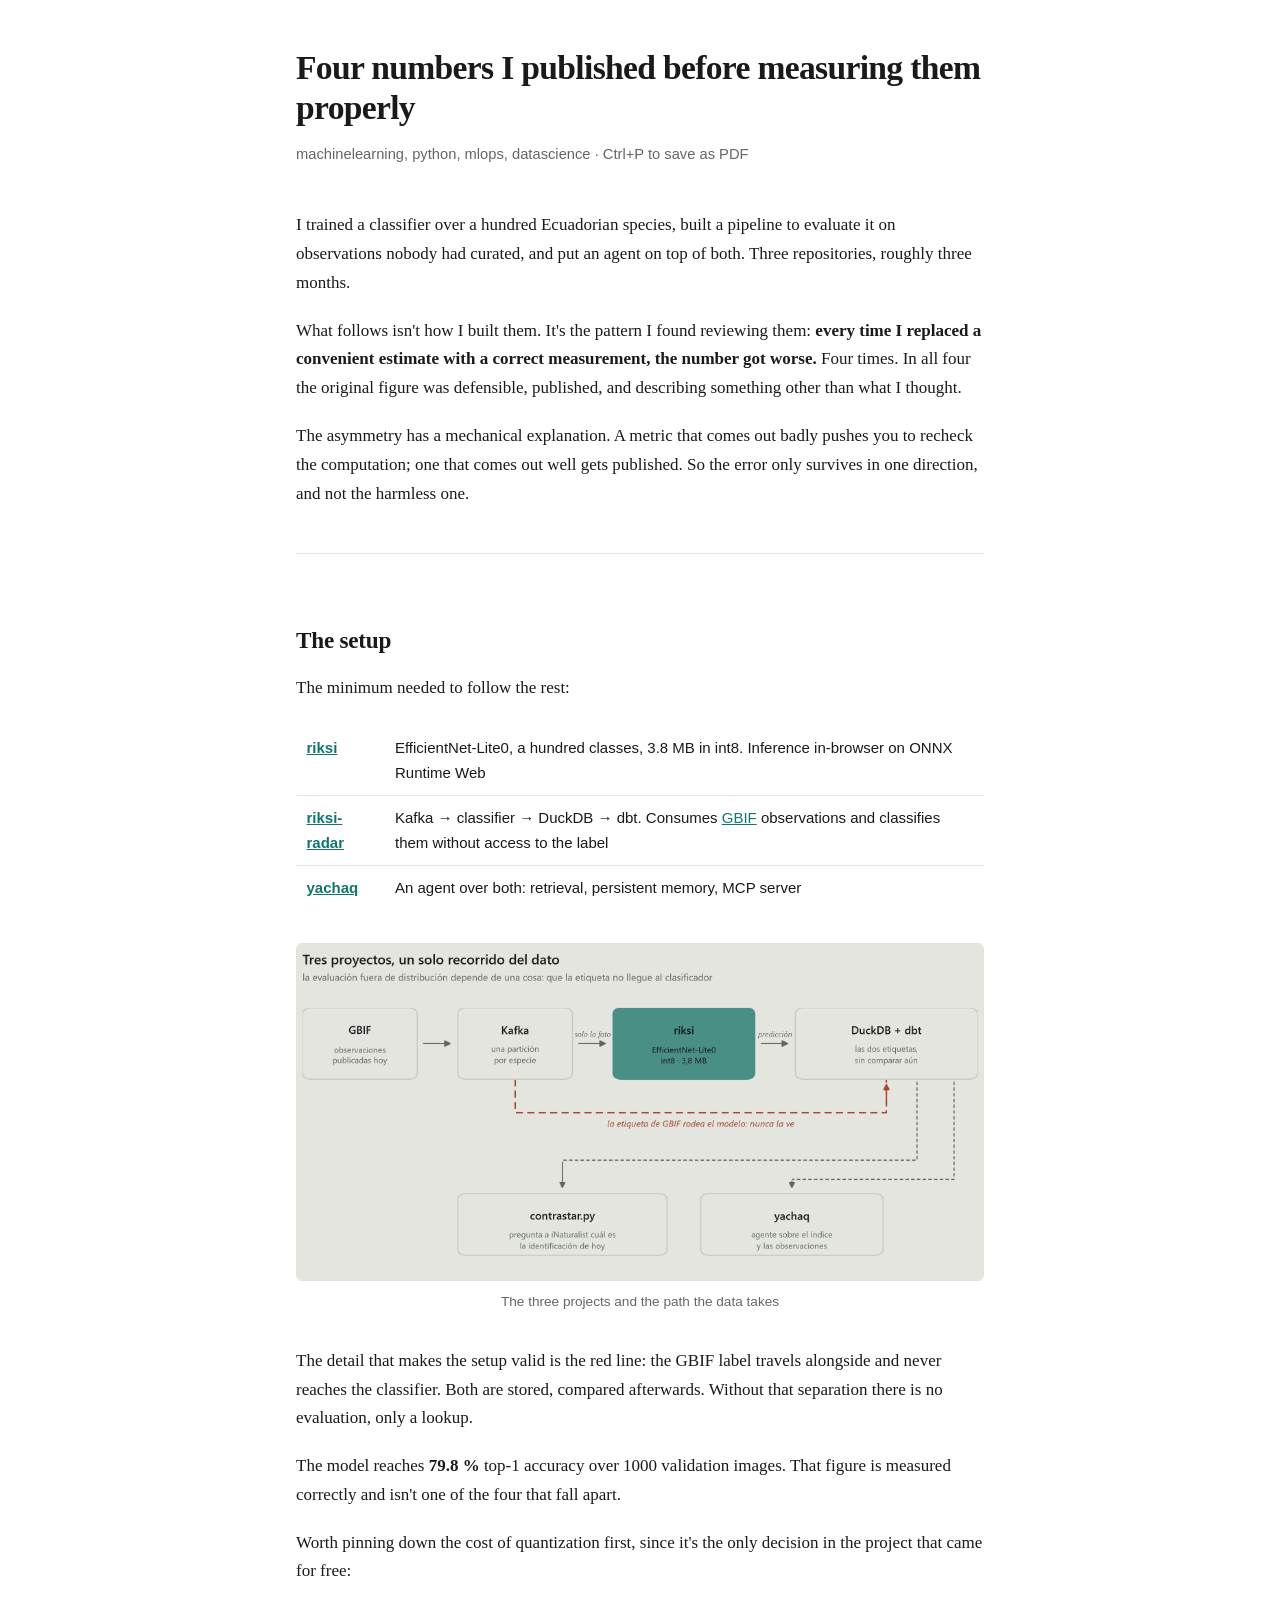
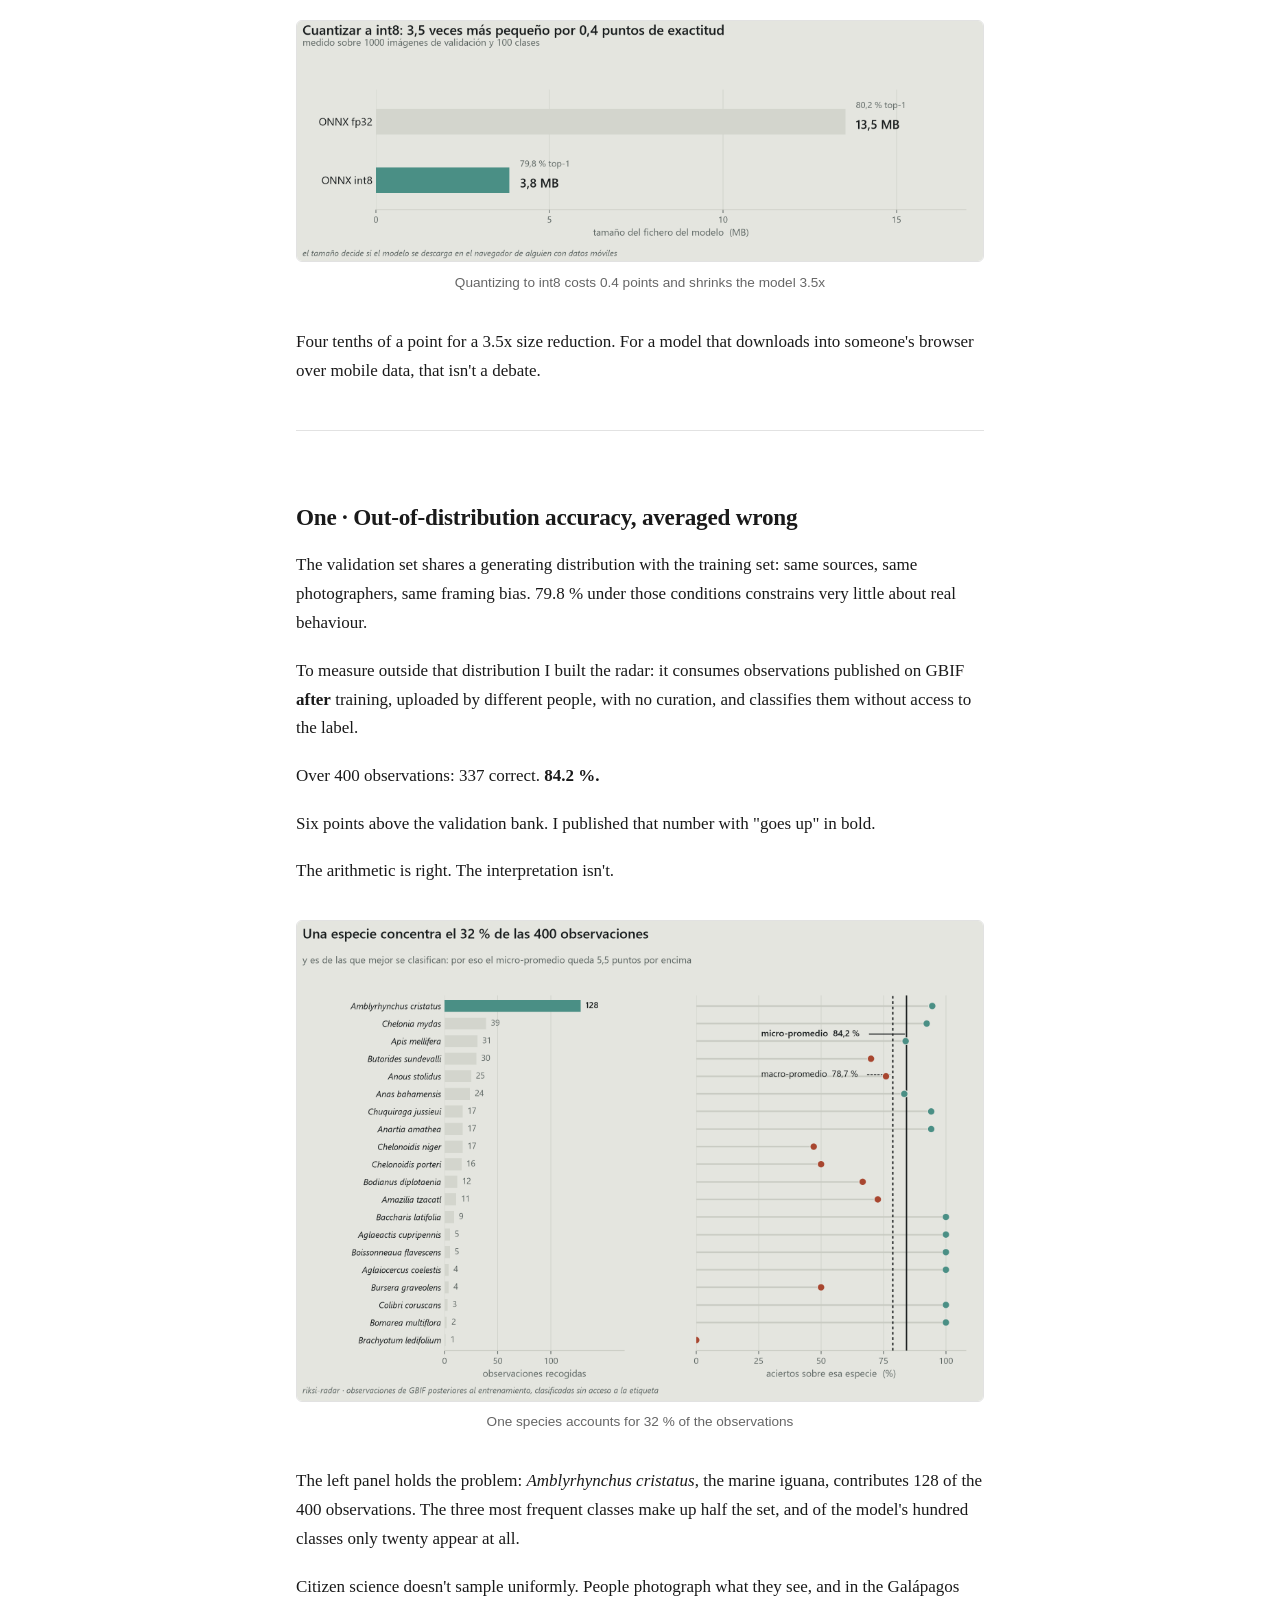
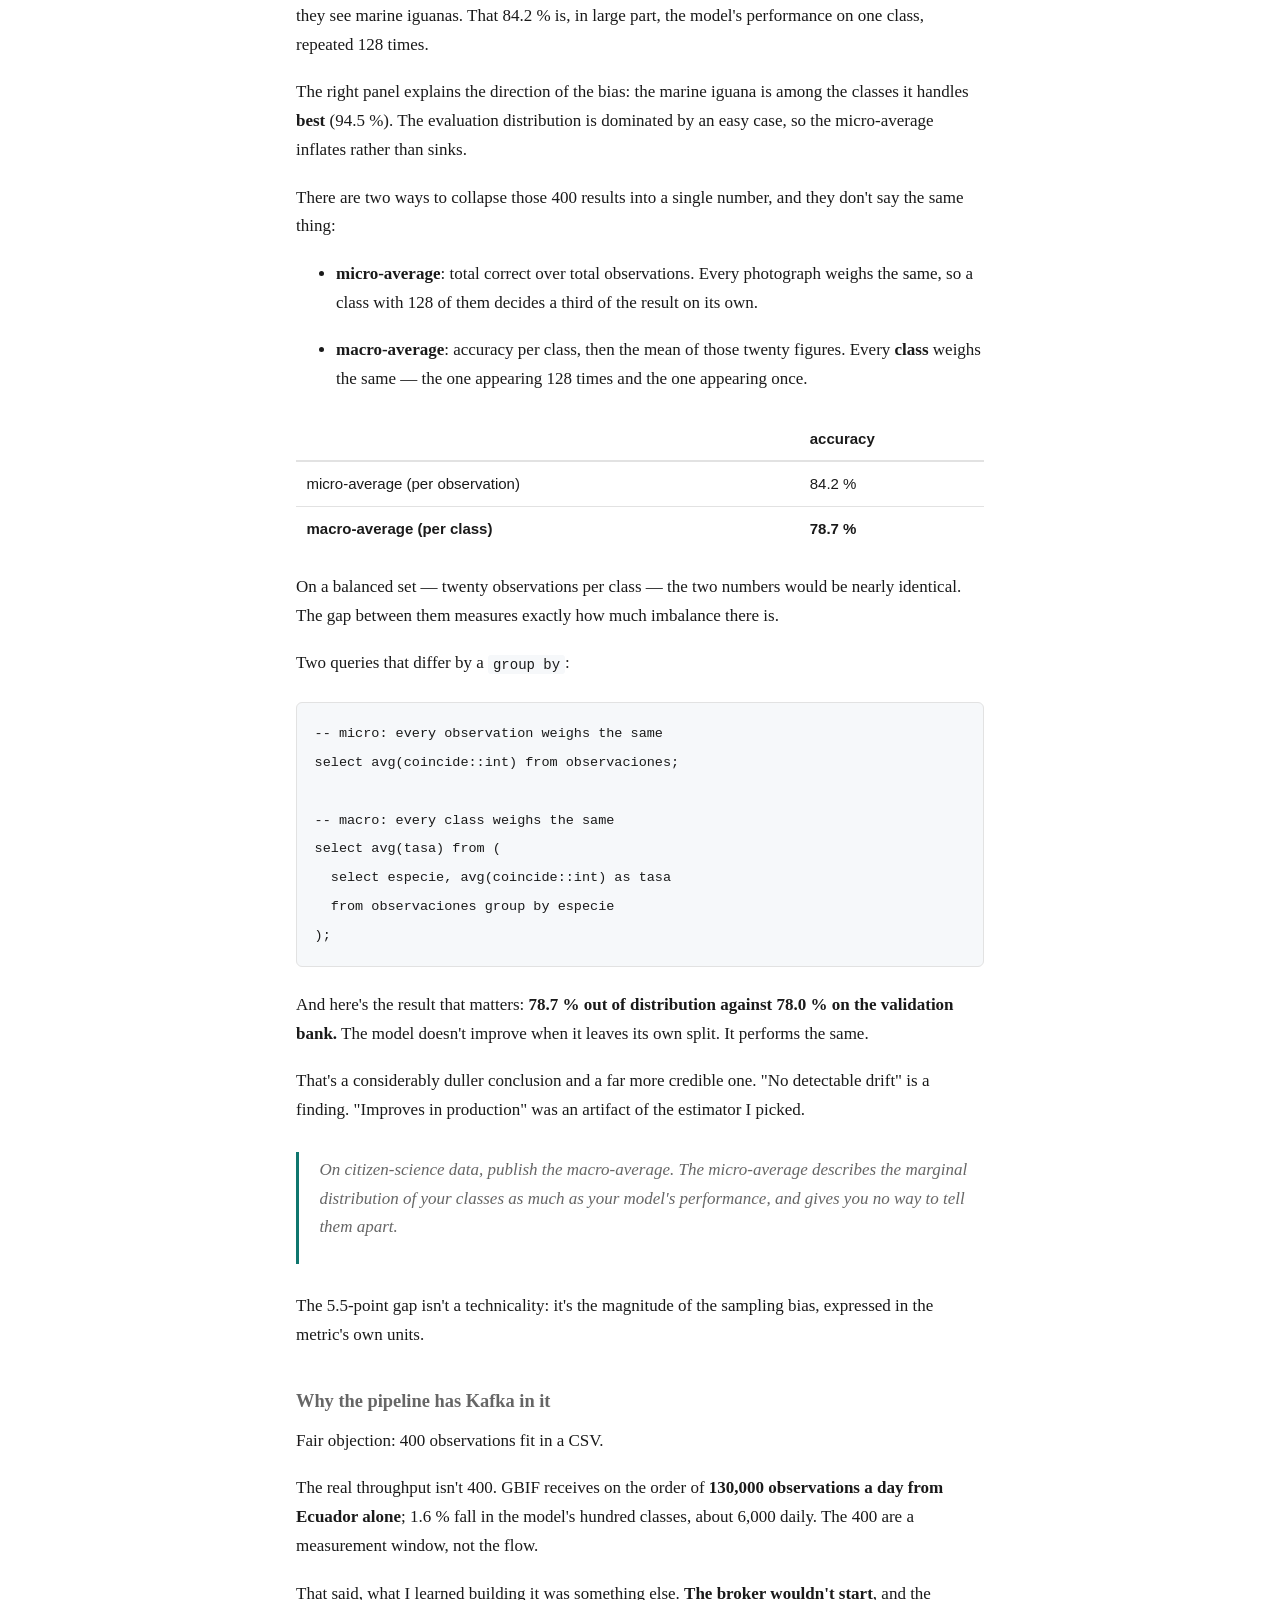
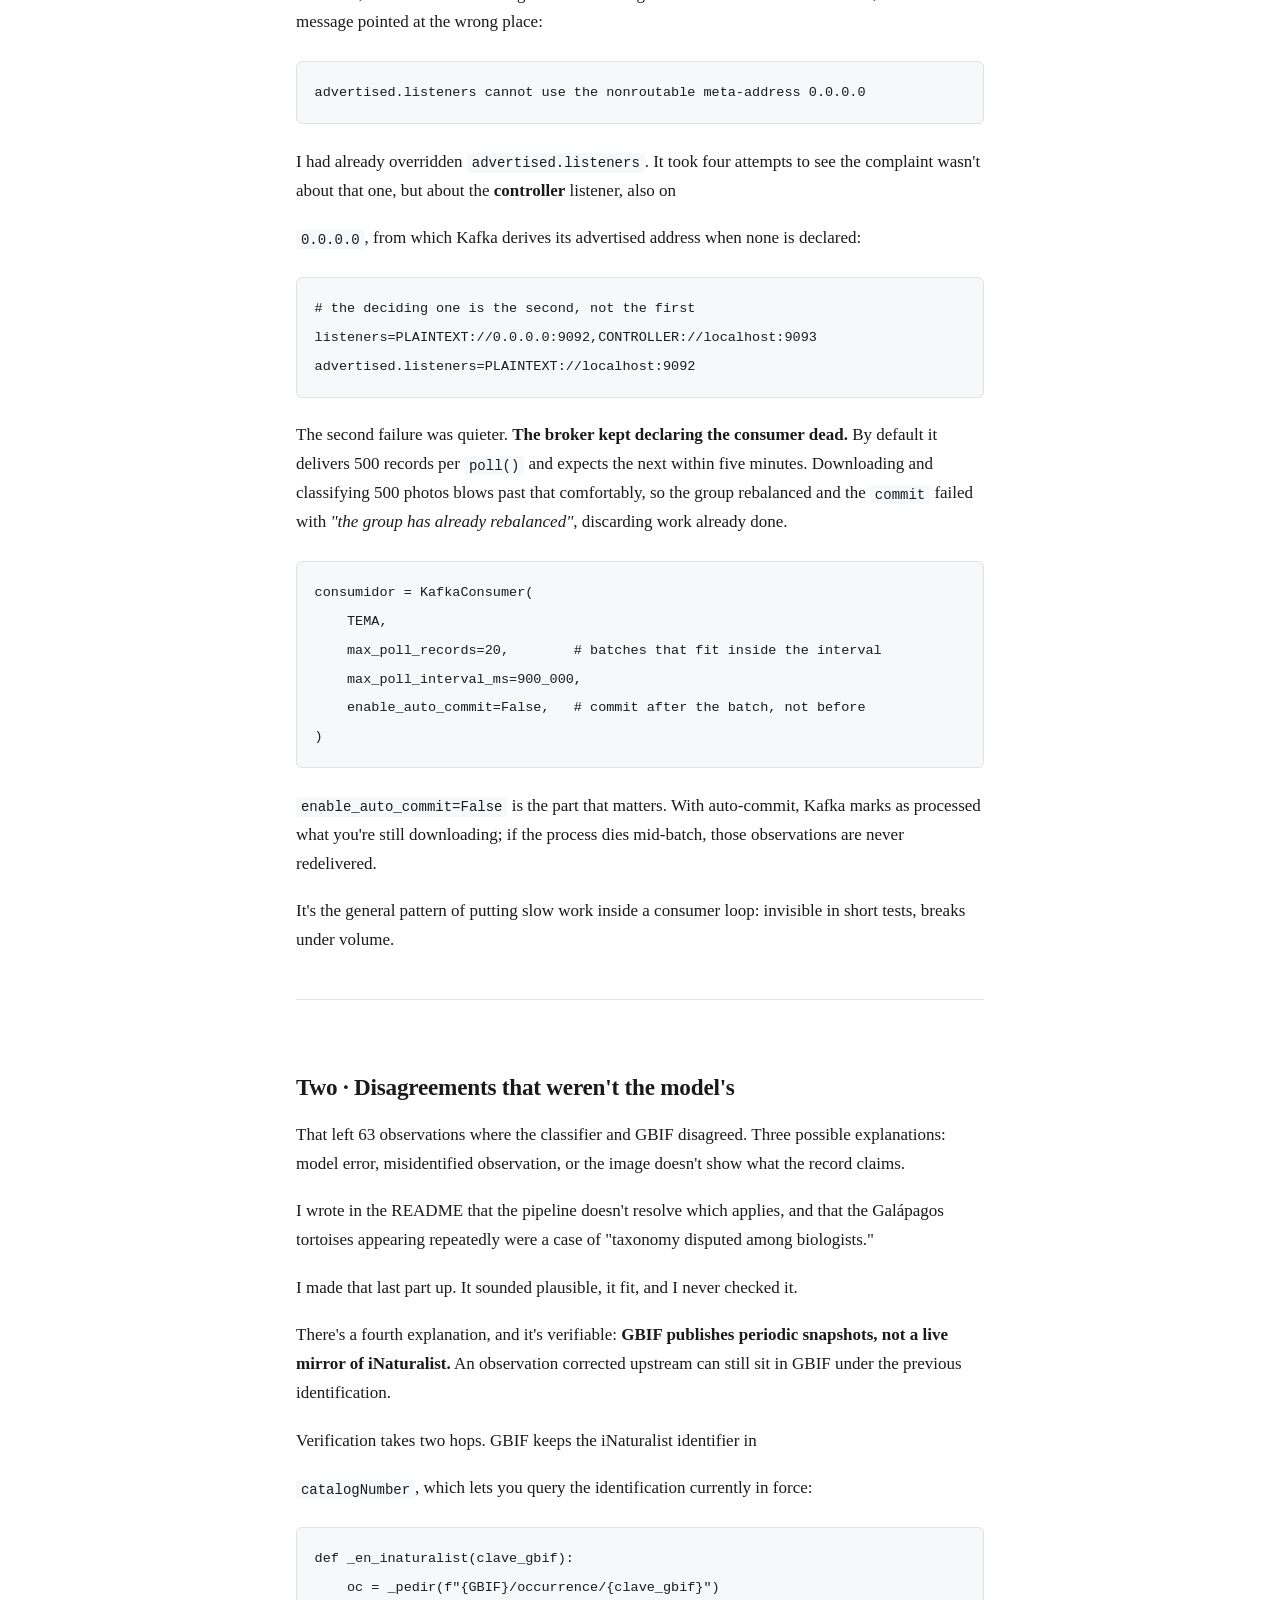
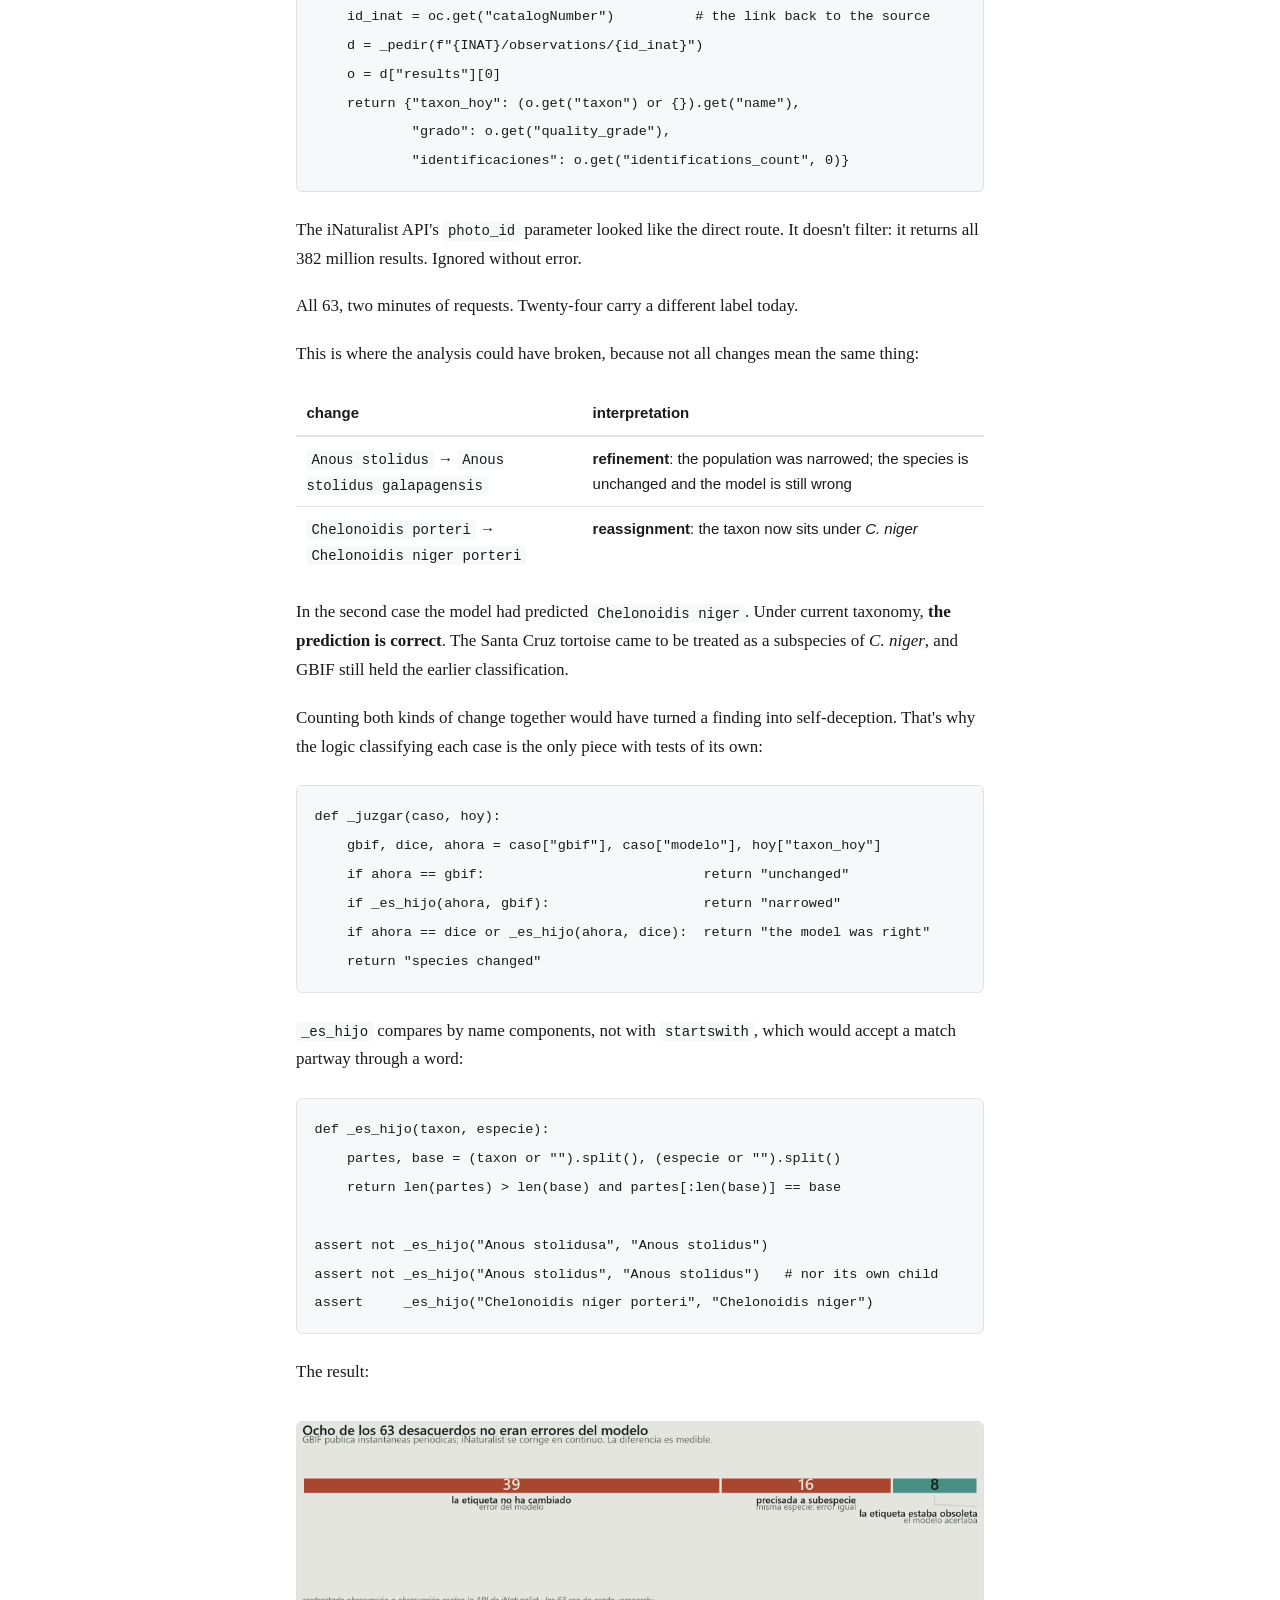
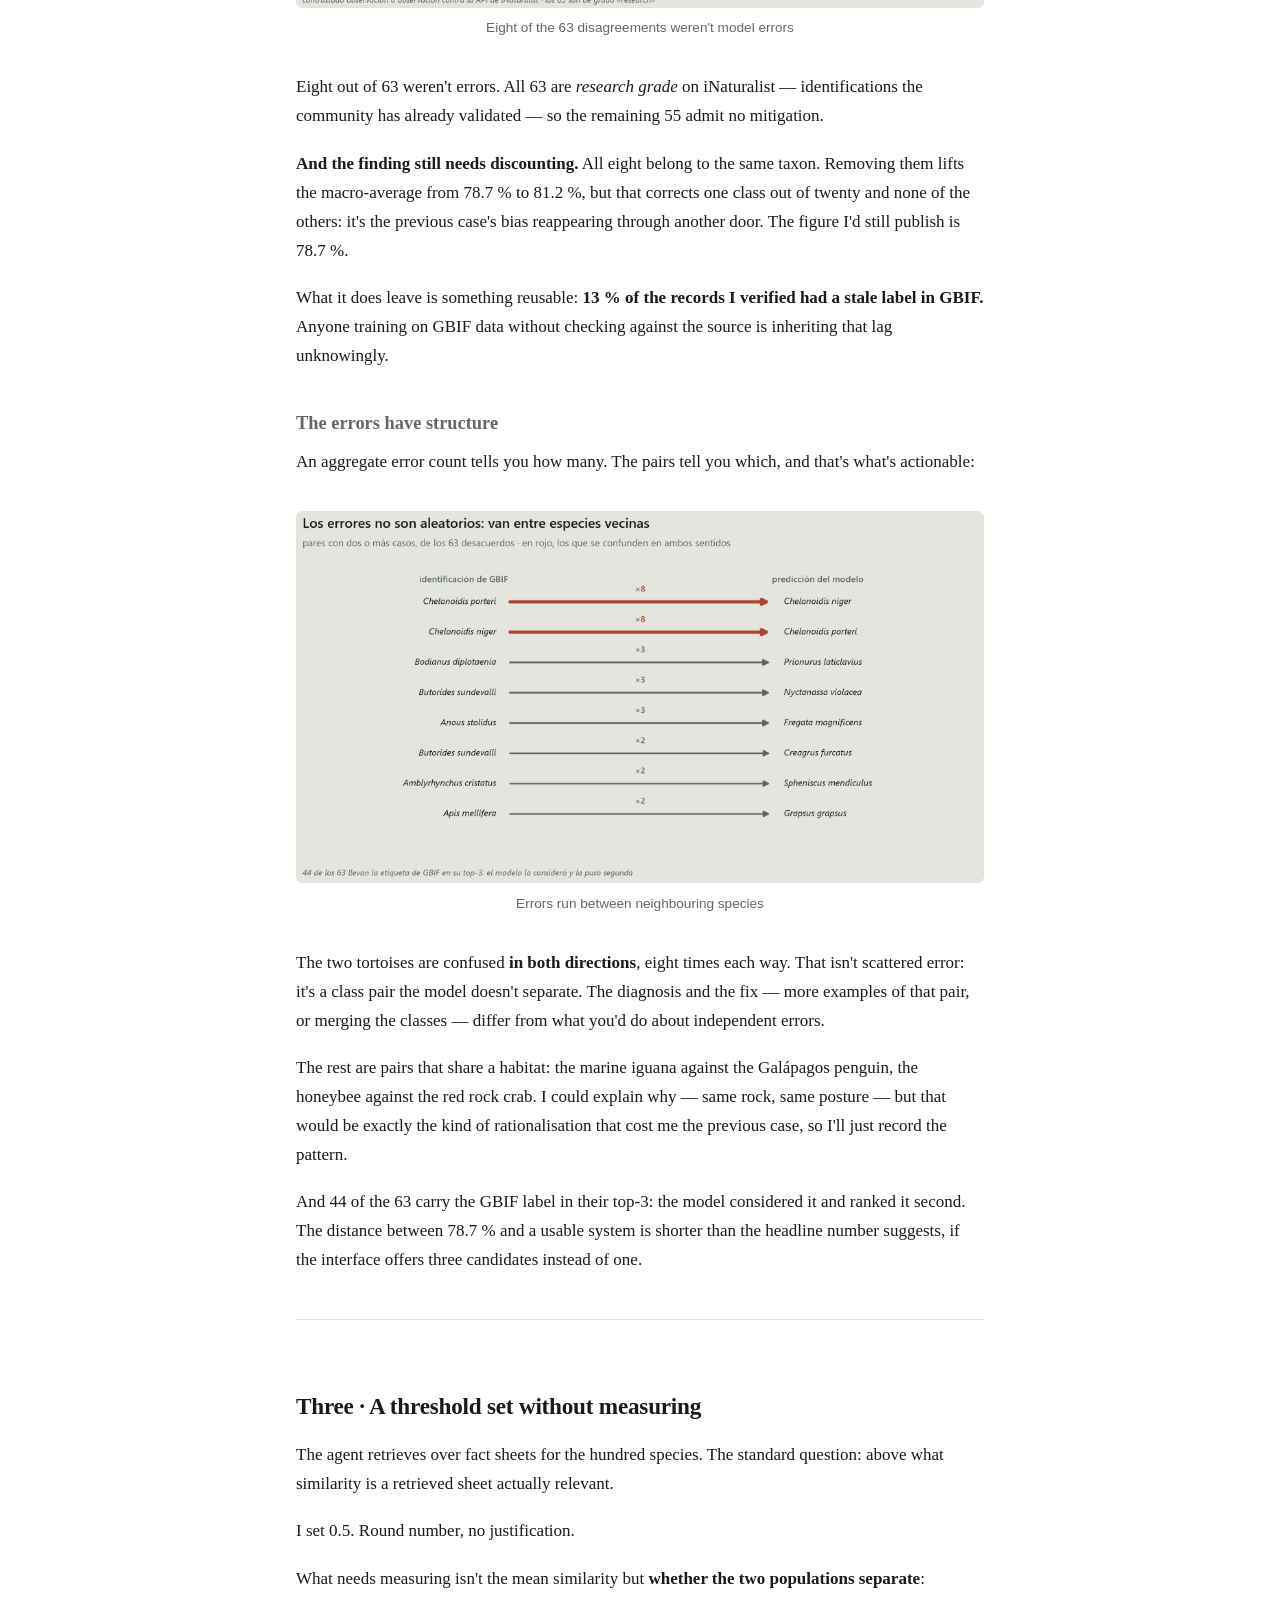
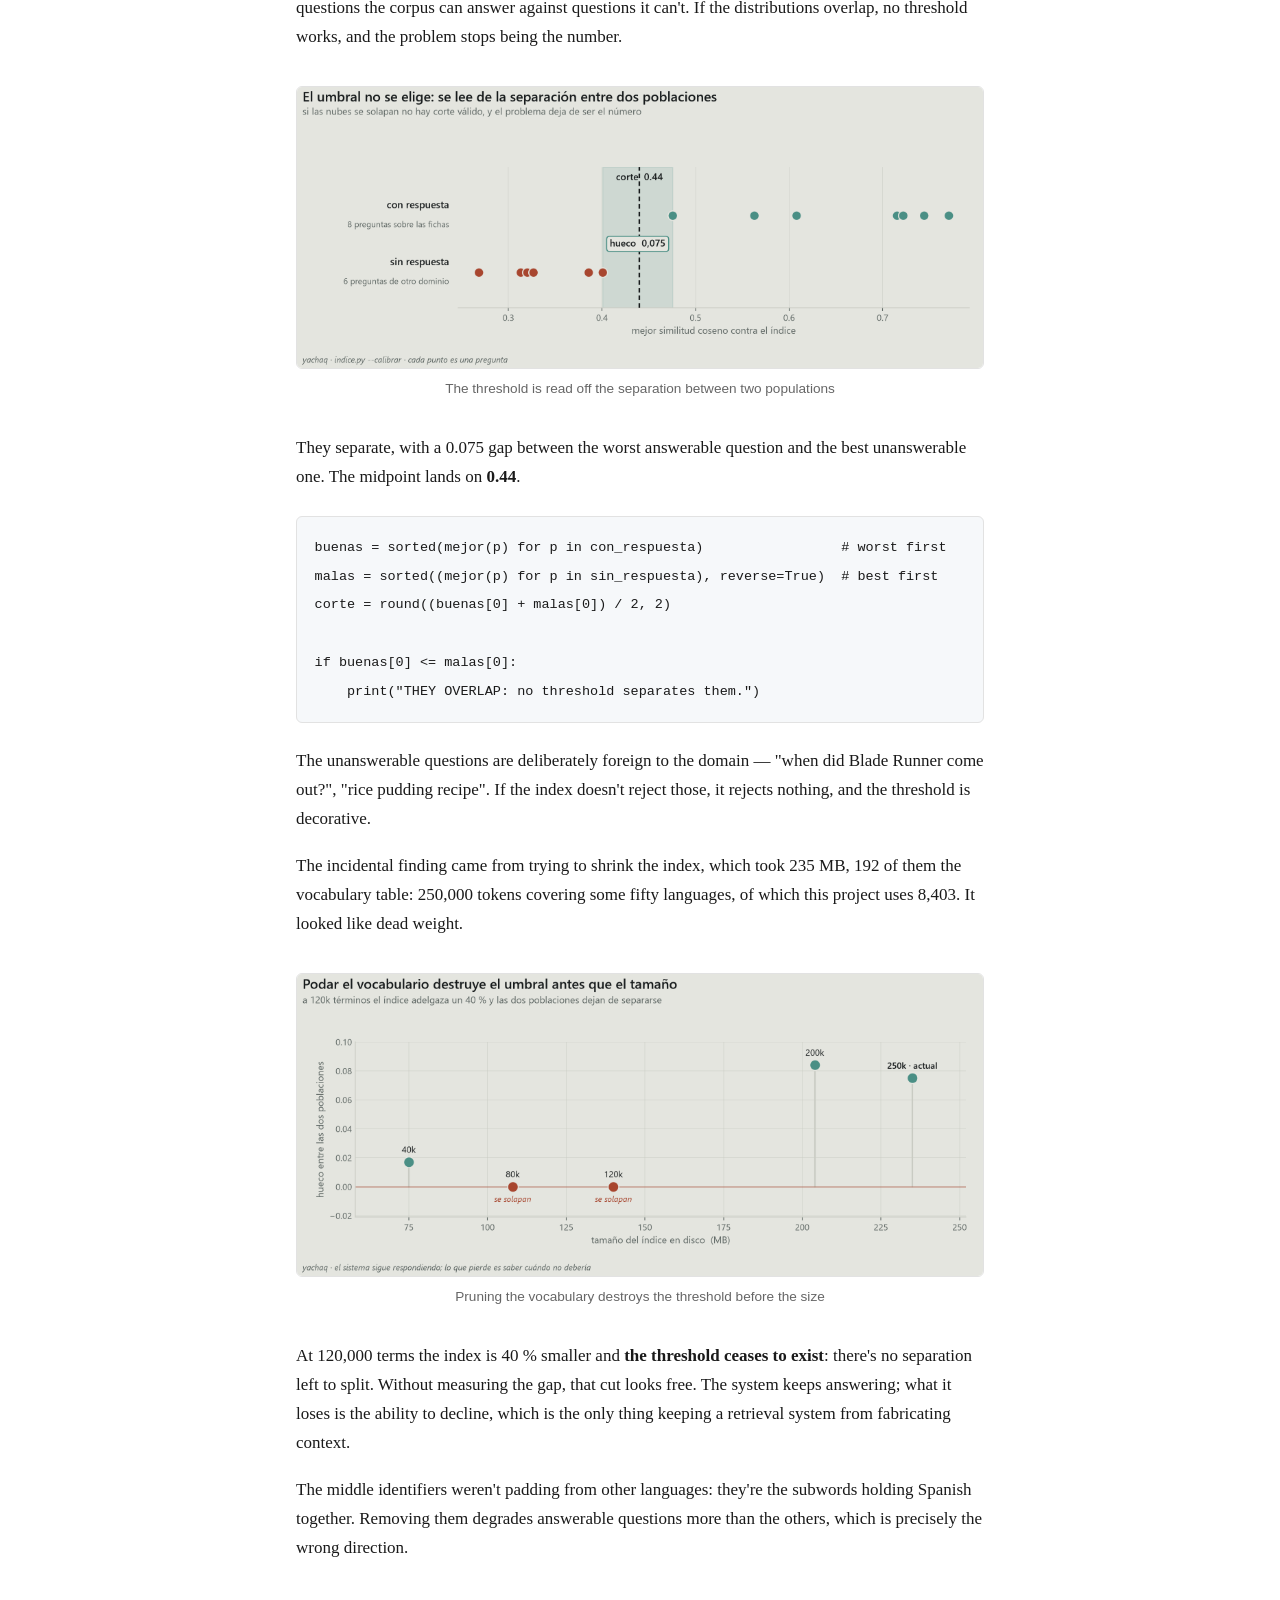
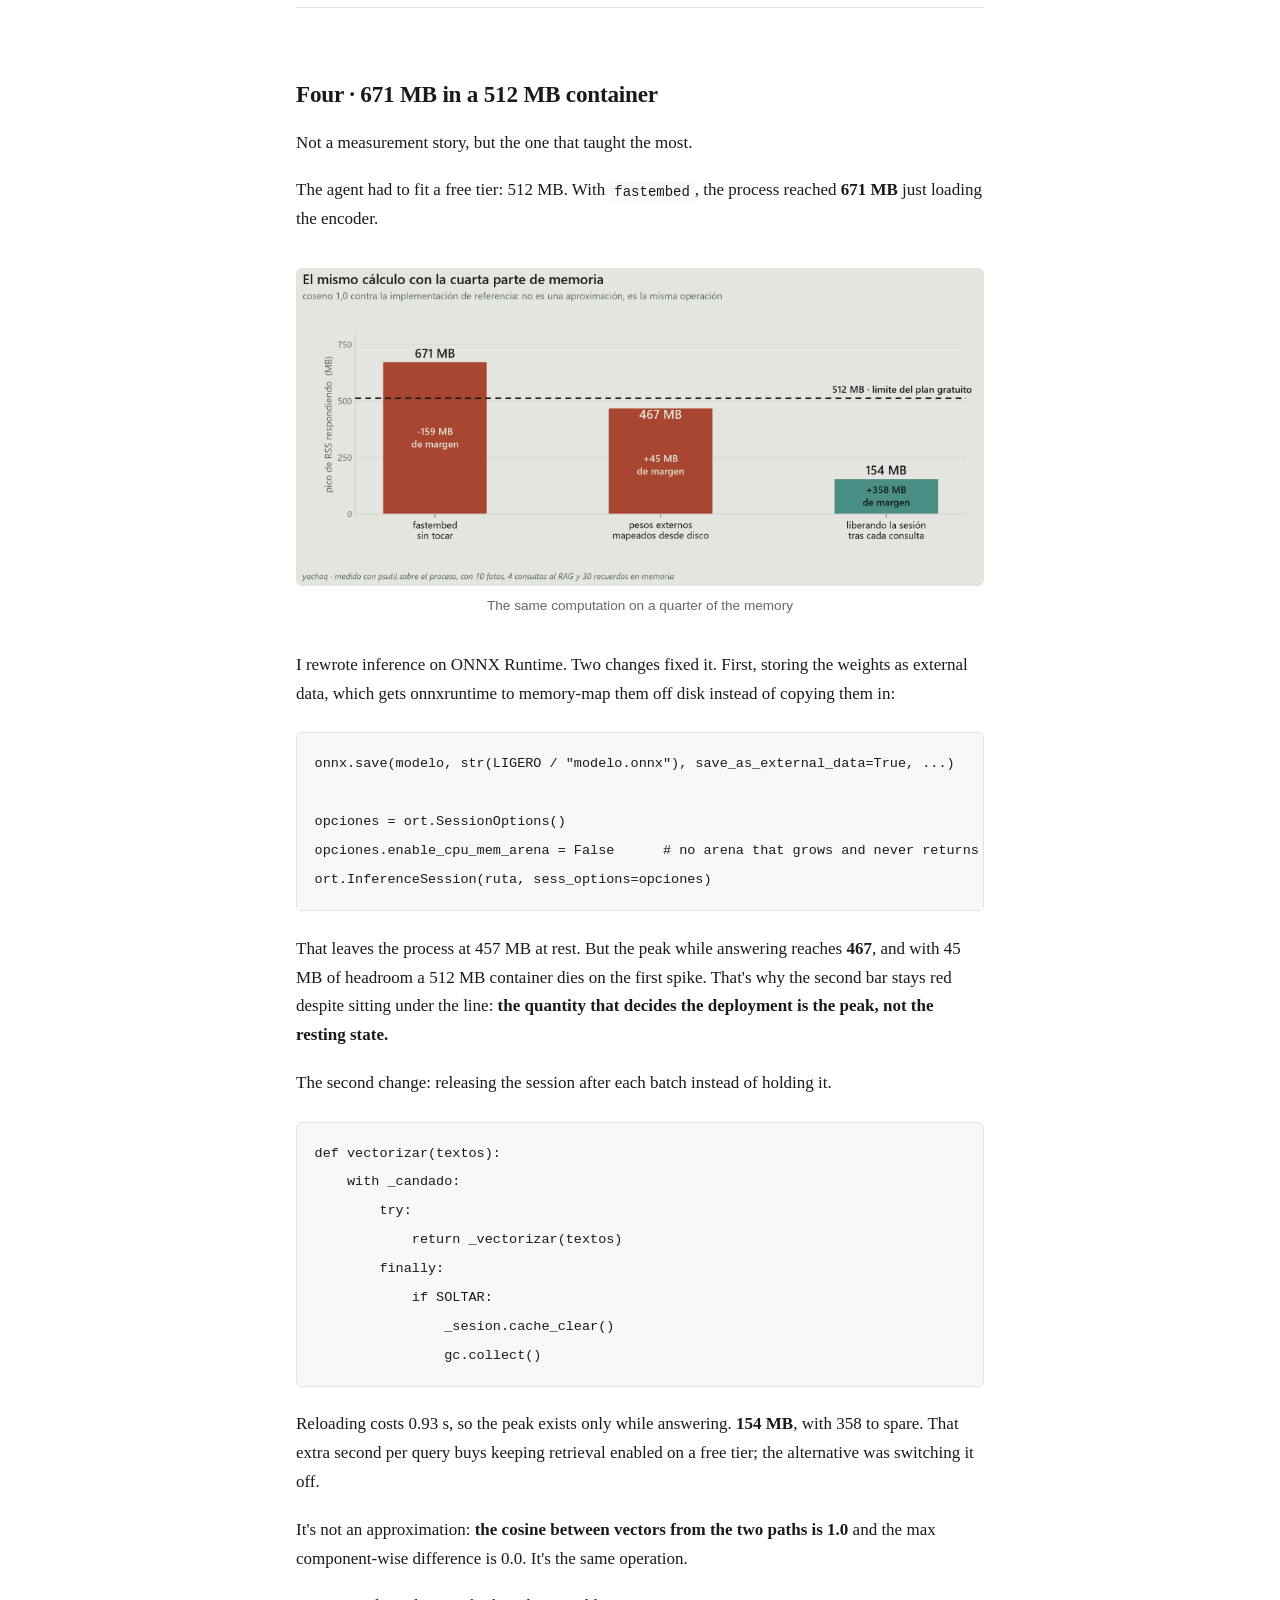
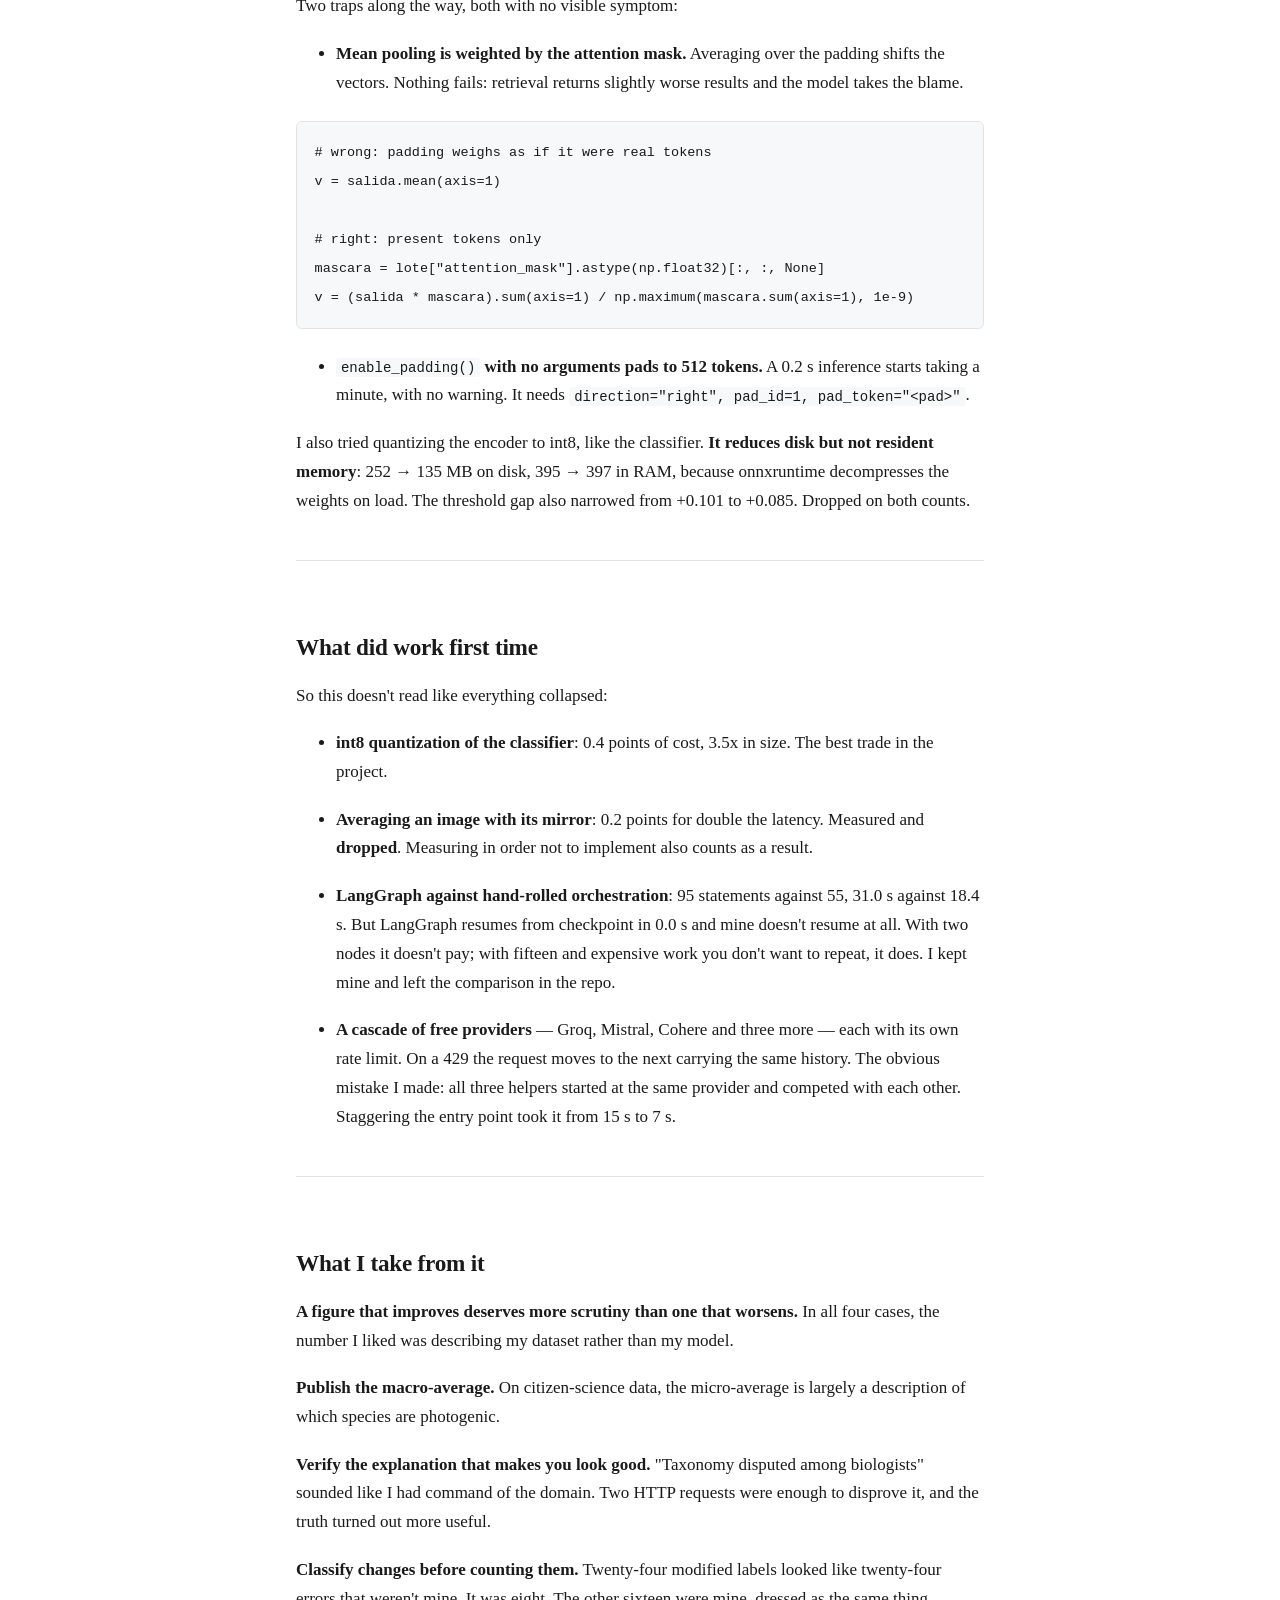
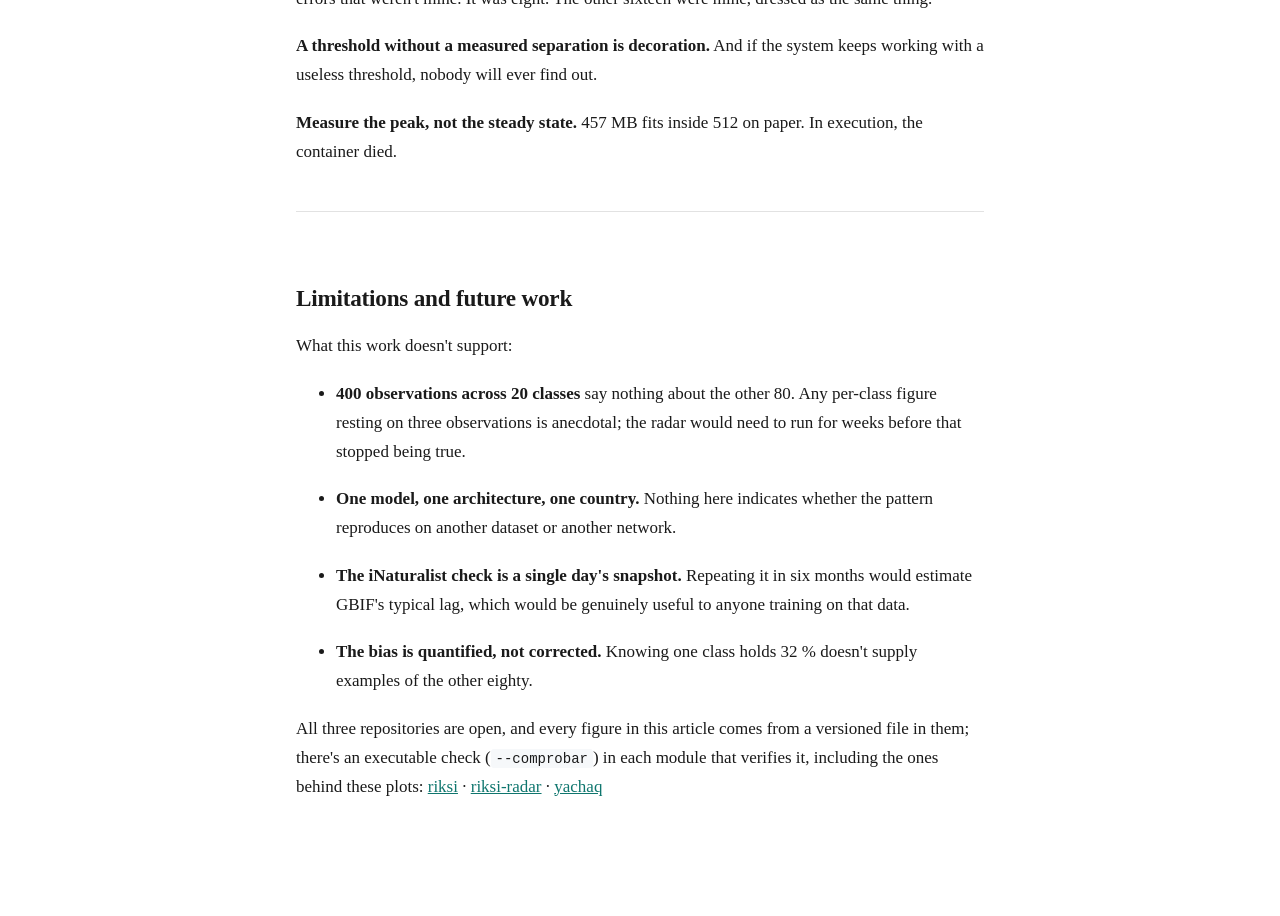
<file: articulo/post-en.html>
<!doctype html>
<html lang="en">
<meta charset="utf-8">
<meta name="viewport" content="width=device-width,initial-scale=1">
<title>Four numbers I published before measuring them properly</title>
<style>
:root { --tinta:#1a1a1a; --suave:#666; --linea:#e2e2e2; --fondo:#fff;
        --acento:#0f766e; --codigo:#f6f8fa; }
* { box-sizing: border-box }
body { max-width: 46rem; margin: 0 auto; padding: 3rem 1.5rem 6rem;
       font: 17px/1.7 Georgia, "Times New Roman", serif;
       color: var(--tinta); background: var(--fondo); }
h1 { font-size: 2.1rem; line-height: 1.2; margin: 0 0 .4em;
     letter-spacing: -.02em; }
h2 { font-size: 1.45rem; margin: 2.6em 0 .6em; padding-top: .3em;
     letter-spacing: -.01em; }
h3 { font-size: 1.15rem; margin: 2em 0 .5em; color: var(--suave); }
p, li { margin: 0 0 1.1em }
a { color: var(--acento) }
strong { font-weight: 700 }
hr { border: 0; border-top: 1px solid var(--linea); margin: 2.6em 0 }
blockquote { margin: 1.6em 0; padding: .2em 0 .2em 1.2em;
             border-left: 3px solid var(--acento); color: var(--suave);
             font-style: italic; }
code { font: 14px/1.5 "Cascadia Code", Consolas, monospace;
       background: var(--codigo); padding: .12em .35em; border-radius: 3px; }
pre { background: var(--codigo); border: 1px solid var(--linea);
      border-radius: 6px; padding: 1rem 1.1rem; overflow-x: auto;
      margin: 1.4em 0; }
pre code { background: none; padding: 0; font-size: 13.5px; line-height: 1.55 }
table { border-collapse: collapse; width: 100%; margin: 1.5em 0; font-size: 15px;
        font-family: -apple-system, "Segoe UI", sans-serif; }
th, td { border-bottom: 1px solid var(--linea); padding: .6em .7em;
         text-align: left; vertical-align: top; }
th { font-weight: 600; border-bottom-width: 2px }
tr:last-child td { border-bottom: none }
.cabecera { color: var(--suave); font-size: .92rem; margin: 0 0 3em;
            font-family: -apple-system, "Segoe UI", sans-serif; }
figure { margin: 2em 0; }
figure img { width: 100%; height: auto; display: block;
             border: 1px solid var(--linea); border-radius: 6px; }
figcaption { margin-top: .6em; font-size: .85rem; color: var(--suave);
             text-align: center;
             font-family: -apple-system, "Segoe UI", sans-serif; }

/* Para el PDF: que nada se parta por la mitad al imprimir. */
@media print {
  body { max-width: none; padding: 0; font-size: 11.5pt }
  h1, h2, h3 { break-after: avoid }
  pre, table, blockquote, figure { break-inside: avoid }
  a { color: var(--tinta); text-decoration: none }
  a[href^="http"]::after { content: " (" attr(href) ")";
                           font-size: .8em; color: var(--suave) }
}
</style>
<h1>Four numbers I published before measuring them properly</h1><p class="cabecera">machinelearning, python, mlops, datascience · Ctrl+P to save as PDF</p>
<p>I trained a classifier over a hundred Ecuadorian species, built a pipeline to evaluate it on observations nobody had curated, and put an agent on top of both. Three repositories, roughly three months.</p>
<p>What follows isn&#x27;t how I built them. It&#x27;s the pattern I found reviewing them: <strong>every time I replaced a convenient estimate with a correct measurement, the number got worse.</strong> Four times. In all four the original figure was defensible, published, and describing something other than what I thought.</p>
<p>The asymmetry has a mechanical explanation. A metric that comes out badly pushes you to recheck the computation; one that comes out well gets published. So the error only survives in one direction, and not the harmless one.</p>
<hr>
<h2>The setup</h2>
<p>The minimum needed to follow the rest:</p>
<table>
<tr><td><strong><a href="https://github.com/DiegoFernandoLojanTenesaca/riski">riksi</a></strong></td><td>EfficientNet-Lite0, a hundred classes, 3.8 MB in int8. Inference in-browser on ONNX Runtime Web</td></tr>
<tr><td><strong><a href="https://github.com/DiegoFernandoLojanTenesaca/riksi-radar">riksi-radar</a></strong></td><td>Kafka → classifier → DuckDB → dbt. Consumes <a href="https://www.gbif.org/">GBIF</a> observations and classifies them without access to the label</td></tr>
<tr><td><strong><a href="https://github.com/DiegoFernandoLojanTenesaca/yachaq">yachaq</a></strong></td><td>An agent over both: retrieval, persistent memory, MCP server</td></tr></table>
<figure><img src="imagenes/arquitectura.png" alt="The three projects and the path the data takes"><figcaption>The three projects and the path the data takes</figcaption></figure>
<p>The detail that makes the setup valid is the red line: the GBIF label travels alongside and never reaches the classifier. Both are stored, compared afterwards. Without that separation there is no evaluation, only a lookup.</p>
<p>The model reaches <strong>79.8 %</strong> top-1 accuracy over 1000 validation images. That figure is measured correctly and isn&#x27;t one of the four that fall apart.</p>
<p>Worth pinning down the cost of quantization first, since it&#x27;s the only decision in the project that came for free:</p>
<figure><img src="imagenes/cuantizacion.png" alt="Quantizing to int8 costs 0.4 points and shrinks the model 3.5x"><figcaption>Quantizing to int8 costs 0.4 points and shrinks the model 3.5x</figcaption></figure>
<p>Four tenths of a point for a 3.5x size reduction. For a model that downloads into someone&#x27;s browser over mobile data, that isn&#x27;t a debate.</p>
<hr>
<h2>One · Out-of-distribution accuracy, averaged wrong</h2>
<p>The validation set shares a generating distribution with the training set: same sources, same photographers, same framing bias. 79.8 % under those conditions constrains very little about real behaviour.</p>
<p>To measure outside that distribution I built the radar: it consumes observations published on GBIF <strong>after</strong> training, uploaded by different people, with no curation, and classifies them without access to the label.</p>
<p>Over 400 observations: 337 correct. <strong>84.2 %.</strong></p>
<p>Six points above the validation bank. I published that number with &quot;goes up&quot; in bold.</p>
<p>The arithmetic is right. The interpretation isn&#x27;t.</p>
<figure><img src="imagenes/sesgo.png" alt="One species accounts for 32 % of the observations"><figcaption>One species accounts for 32 % of the observations</figcaption></figure>
<p>The left panel holds the problem: <em>Amblyrhynchus cristatus</em>, the marine iguana, contributes 128 of the 400 observations. The three most frequent classes make up half the set, and of the model&#x27;s hundred classes only twenty appear at all.</p>
<p>Citizen science doesn&#x27;t sample uniformly. People photograph what they see, and in the Galápagos they see marine iguanas. That 84.2 % is, in large part, the model&#x27;s performance on one class, repeated 128 times.</p>
<p>The right panel explains the direction of the bias: the marine iguana is among the classes it handles <strong>best</strong> (94.5 %). The evaluation distribution is dominated by an easy case, so the micro-average inflates rather than sinks.</p>
<p>There are two ways to collapse those 400 results into a single number, and they don&#x27;t say the same thing:</p>
<ul><li><strong>micro-average</strong>: total correct over total observations. Every photograph weighs the same, so a class with 128 of them decides a third of the result on its own.</li><li><strong>macro-average</strong>: accuracy per class, then the mean of those twenty figures. Every <strong>class</strong> weighs the same — the one appearing 128 times and the one appearing once.</li></ul>
<table>
<tr><th></th><th>accuracy</th></tr>
<tr><td>micro-average (per observation)</td><td>84.2 %</td></tr>
<tr><td><strong>macro-average (per class)</strong></td><td><strong>78.7 %</strong></td></tr></table>
<p>On a balanced set — twenty observations per class — the two numbers would be nearly identical. The gap between them measures exactly how much imbalance there is.</p>
<p>Two queries that differ by a <code>group by</code>:</p>
<pre><code class="lenguaje-sql">-- micro: every observation weighs the same
select avg(coincide::int) from observaciones;

-- macro: every class weighs the same
select avg(tasa) from (
  select especie, avg(coincide::int) as tasa
  from observaciones group by especie
);</code></pre>
<p>And here&#x27;s the result that matters: <strong>78.7 % out of distribution against 78.0 % on the validation bank.</strong> The model doesn&#x27;t improve when it leaves its own split. It performs the same.</p>
<p>That&#x27;s a considerably duller conclusion and a far more credible one. &quot;No detectable drift&quot; is a finding. &quot;Improves in production&quot; was an artifact of the estimator I picked.</p>
<blockquote><p>On citizen-science data, publish the macro-average. The micro-average describes the marginal distribution of your classes as much as your model&#x27;s performance, and gives you no way to tell them apart.</p></blockquote>
<p>The 5.5-point gap isn&#x27;t a technicality: it&#x27;s the magnitude of the sampling bias, expressed in the metric&#x27;s own units.</p>
<h3>Why the pipeline has Kafka in it</h3>
<p>Fair objection: 400 observations fit in a CSV.</p>
<p>The real throughput isn&#x27;t 400. GBIF receives on the order of <strong>130,000 observations a day from Ecuador alone</strong>; 1.6 % fall in the model&#x27;s hundred classes, about 6,000 daily. The 400 are a measurement window, not the flow.</p>
<p>That said, what I learned building it was something else. <strong>The broker wouldn&#x27;t start</strong>, and the message pointed at the wrong place:</p>
<pre><code>advertised.listeners cannot use the nonroutable meta-address 0.0.0.0</code></pre>
<p>I had already overridden <code>advertised.listeners</code>. It took four attempts to see the complaint wasn&#x27;t about that one, but about the <strong>controller</strong> listener, also on</p>
<p><code>0.0.0.0</code>, from which Kafka derives its advertised address when none is declared:</p>
<pre><code class="lenguaje-properties"># the deciding one is the second, not the first
listeners=PLAINTEXT://0.0.0.0:9092,CONTROLLER://localhost:9093
advertised.listeners=PLAINTEXT://localhost:9092</code></pre>
<p>The second failure was quieter. <strong>The broker kept declaring the consumer dead.</strong> By default it delivers 500 records per <code>poll()</code> and expects the next within five minutes. Downloading and classifying 500 photos blows past that comfortably, so the group rebalanced and the <code>commit</code> failed with <em>&quot;the group has already rebalanced&quot;</em>, discarding work already done.</p>
<pre><code class="lenguaje-python">consumidor = KafkaConsumer(
    TEMA,
    max_poll_records=20,        # batches that fit inside the interval
    max_poll_interval_ms=900_000,
    enable_auto_commit=False,   # commit after the batch, not before
)</code></pre>
<p><code>enable_auto_commit=False</code> is the part that matters. With auto-commit, Kafka marks as processed what you&#x27;re still downloading; if the process dies mid-batch, those observations are never redelivered.</p>
<p>It&#x27;s the general pattern of putting slow work inside a consumer loop: invisible in short tests, breaks under volume.</p>
<hr>
<h2>Two · Disagreements that weren&#x27;t the model&#x27;s</h2>
<p>That left 63 observations where the classifier and GBIF disagreed. Three possible explanations: model error, misidentified observation, or the image doesn&#x27;t show what the record claims.</p>
<p>I wrote in the README that the pipeline doesn&#x27;t resolve which applies, and that the Galápagos tortoises appearing repeatedly were a case of &quot;taxonomy disputed among biologists.&quot;</p>
<p>I made that last part up. It sounded plausible, it fit, and I never checked it.</p>
<p>There&#x27;s a fourth explanation, and it&#x27;s verifiable: <strong>GBIF publishes periodic snapshots, not a live mirror of iNaturalist.</strong> An observation corrected upstream can still sit in GBIF under the previous identification.</p>
<p>Verification takes two hops. GBIF keeps the iNaturalist identifier in</p>
<p><code>catalogNumber</code>, which lets you query the identification currently in force:</p>
<pre><code class="lenguaje-python">def _en_inaturalist(clave_gbif):
    oc = _pedir(f&quot;{GBIF}/occurrence/{clave_gbif}&quot;)
    id_inat = oc.get(&quot;catalogNumber&quot;)          # the link back to the source
    d = _pedir(f&quot;{INAT}/observations/{id_inat}&quot;)
    o = d[&quot;results&quot;][0]
    return {&quot;taxon_hoy&quot;: (o.get(&quot;taxon&quot;) or {}).get(&quot;name&quot;),
            &quot;grado&quot;: o.get(&quot;quality_grade&quot;),
            &quot;identificaciones&quot;: o.get(&quot;identifications_count&quot;, 0)}</code></pre>
<p>The iNaturalist API&#x27;s <code>photo_id</code> parameter looked like the direct route. It doesn&#x27;t filter: it returns all 382 million results. Ignored without error.</p>
<p>All 63, two minutes of requests. Twenty-four carry a different label today.</p>
<p>This is where the analysis could have broken, because not all changes mean the same thing:</p>
<table>
<tr><th>change</th><th>interpretation</th></tr>
<tr><td><code>Anous stolidus</code> → <code>Anous stolidus galapagensis</code></td><td><strong>refinement</strong>: the population was narrowed; the species is unchanged and the model is still wrong</td></tr>
<tr><td><code>Chelonoidis porteri</code> → <code>Chelonoidis niger porteri</code></td><td><strong>reassignment</strong>: the taxon now sits under <em>C. niger</em></td></tr></table>
<p>In the second case the model had predicted <code>Chelonoidis niger</code>. Under current taxonomy, <strong>the prediction is correct</strong>. The Santa Cruz tortoise came to be treated as a subspecies of <em>C. niger</em>, and GBIF still held the earlier classification.</p>
<p>Counting both kinds of change together would have turned a finding into self-deception. That&#x27;s why the logic classifying each case is the only piece with tests of its own:</p>
<pre><code class="lenguaje-python">def _juzgar(caso, hoy):
    gbif, dice, ahora = caso[&quot;gbif&quot;], caso[&quot;modelo&quot;], hoy[&quot;taxon_hoy&quot;]
    if ahora == gbif:                           return &quot;unchanged&quot;
    if _es_hijo(ahora, gbif):                   return &quot;narrowed&quot;
    if ahora == dice or _es_hijo(ahora, dice):  return &quot;the model was right&quot;
    return &quot;species changed&quot;</code></pre>
<p><code>_es_hijo</code> compares by name components, not with <code>startswith</code>, which would accept a match partway through a word:</p>
<pre><code class="lenguaje-python">def _es_hijo(taxon, especie):
    partes, base = (taxon or &quot;&quot;).split(), (especie or &quot;&quot;).split()
    return len(partes) &gt; len(base) and partes[:len(base)] == base

assert not _es_hijo(&quot;Anous stolidusa&quot;, &quot;Anous stolidus&quot;)
assert not _es_hijo(&quot;Anous stolidus&quot;, &quot;Anous stolidus&quot;)   # nor its own child
assert     _es_hijo(&quot;Chelonoidis niger porteri&quot;, &quot;Chelonoidis niger&quot;)</code></pre>
<p>The result:</p>
<figure><img src="imagenes/contraste.png" alt="Eight of the 63 disagreements weren&#x27;t model errors"><figcaption>Eight of the 63 disagreements weren&#x27;t model errors</figcaption></figure>
<p>Eight out of 63 weren&#x27;t errors. All 63 are <em>research grade</em> on iNaturalist — identifications the community has already validated — so the remaining 55 admit no mitigation.</p>
<p><strong>And the finding still needs discounting.</strong> All eight belong to the same taxon. Removing them lifts the macro-average from 78.7 % to 81.2 %, but that corrects one class out of twenty and none of the others: it&#x27;s the previous case&#x27;s bias reappearing through another door. The figure I&#x27;d still publish is 78.7 %.</p>
<p>What it does leave is something reusable: <strong>13 % of the records I verified had a stale label in GBIF.</strong> Anyone training on GBIF data without checking against the source is inheriting that lag unknowingly.</p>
<h3>The errors have structure</h3>
<p>An aggregate error count tells you how many. The pairs tell you which, and that&#x27;s what&#x27;s actionable:</p>
<figure><img src="imagenes/confusion.png" alt="Errors run between neighbouring species"><figcaption>Errors run between neighbouring species</figcaption></figure>
<p>The two tortoises are confused <strong>in both directions</strong>, eight times each way. That isn&#x27;t scattered error: it&#x27;s a class pair the model doesn&#x27;t separate. The diagnosis and the fix — more examples of that pair, or merging the classes — differ from what you&#x27;d do about independent errors.</p>
<p>The rest are pairs that share a habitat: the marine iguana against the Galápagos penguin, the honeybee against the red rock crab. I could explain why — same rock, same posture — but that would be exactly the kind of rationalisation that cost me the previous case, so I&#x27;ll just record the pattern.</p>
<p>And 44 of the 63 carry the GBIF label in their top-3: the model considered it and ranked it second. The distance between 78.7 % and a usable system is shorter than the headline number suggests, if the interface offers three candidates instead of one.</p>
<hr>
<h2>Three · A threshold set without measuring</h2>
<p>The agent retrieves over fact sheets for the hundred species. The standard question: above what similarity is a retrieved sheet actually relevant.</p>
<p>I set 0.5. Round number, no justification.</p>
<p>What needs measuring isn&#x27;t the mean similarity but <strong>whether the two populations separate</strong>: questions the corpus can answer against questions it can&#x27;t. If the distributions overlap, no threshold works, and the problem stops being the number.</p>
<figure><img src="imagenes/poblaciones.png" alt="The threshold is read off the separation between two populations"><figcaption>The threshold is read off the separation between two populations</figcaption></figure>
<p>They separate, with a 0.075 gap between the worst answerable question and the best unanswerable one. The midpoint lands on <strong>0.44</strong>.</p>
<pre><code class="lenguaje-python">buenas = sorted(mejor(p) for p in con_respuesta)                 # worst first
malas = sorted((mejor(p) for p in sin_respuesta), reverse=True)  # best first
corte = round((buenas[0] + malas[0]) / 2, 2)

if buenas[0] &lt;= malas[0]:
    print(&quot;THEY OVERLAP: no threshold separates them.&quot;)</code></pre>
<p>The unanswerable questions are deliberately foreign to the domain — &quot;when did Blade Runner come out?&quot;, &quot;rice pudding recipe&quot;. If the index doesn&#x27;t reject those, it rejects nothing, and the threshold is decorative.</p>
<p>The incidental finding came from trying to shrink the index, which took 235 MB, 192 of them the vocabulary table: 250,000 tokens covering some fifty languages, of which this project uses 8,403. It looked like dead weight.</p>
<figure><img src="imagenes/poda.png" alt="Pruning the vocabulary destroys the threshold before the size"><figcaption>Pruning the vocabulary destroys the threshold before the size</figcaption></figure>
<p>At 120,000 terms the index is 40 % smaller and <strong>the threshold ceases to exist</strong>: there&#x27;s no separation left to split. Without measuring the gap, that cut looks free. The system keeps answering; what it loses is the ability to decline, which is the only thing keeping a retrieval system from fabricating context.</p>
<p>The middle identifiers weren&#x27;t padding from other languages: they&#x27;re the subwords holding Spanish together. Removing them degrades answerable questions more than the others, which is precisely the wrong direction.</p>
<hr>
<h2>Four · 671 MB in a 512 MB container</h2>
<p>Not a measurement story, but the one that taught the most.</p>
<p>The agent had to fit a free tier: 512 MB. With <code>fastembed</code>, the process reached <strong>671 MB</strong> just loading the encoder.</p>
<figure><img src="imagenes/memoria.png" alt="The same computation on a quarter of the memory"><figcaption>The same computation on a quarter of the memory</figcaption></figure>
<p>I rewrote inference on ONNX Runtime. Two changes fixed it. First, storing the weights as external data, which gets onnxruntime to memory-map them off disk instead of copying them in:</p>
<pre><code class="lenguaje-python">onnx.save(modelo, str(LIGERO / &quot;modelo.onnx&quot;), save_as_external_data=True, ...)

opciones = ort.SessionOptions()
opciones.enable_cpu_mem_arena = False      # no arena that grows and never returns
ort.InferenceSession(ruta, sess_options=opciones)</code></pre>
<p>That leaves the process at 457 MB at rest. But the peak while answering reaches <strong>467</strong>, and with 45 MB of headroom a 512 MB container dies on the first spike. That&#x27;s why the second bar stays red despite sitting under the line: <strong>the quantity that decides the deployment is the peak, not the resting state.</strong></p>
<p>The second change: releasing the session after each batch instead of holding it.</p>
<pre><code class="lenguaje-python">def vectorizar(textos):
    with _candado:
        try:
            return _vectorizar(textos)
        finally:
            if SOLTAR:
                _sesion.cache_clear()
                gc.collect()</code></pre>
<p>Reloading costs 0.93 s, so the peak exists only while answering. <strong>154 MB</strong>, with 358 to spare. That extra second per query buys keeping retrieval enabled on a free tier; the alternative was switching it off.</p>
<p>It&#x27;s not an approximation: <strong>the cosine between vectors from the two paths is 1.0</strong> and the max component-wise difference is 0.0. It&#x27;s the same operation.</p>
<p>Two traps along the way, both with no visible symptom:</p>
<ul><li><strong>Mean pooling is weighted by the attention mask.</strong> Averaging over the padding shifts the vectors. Nothing fails: retrieval returns slightly worse results and the model takes the blame.</li></ul>
<pre><code class="lenguaje-python"># wrong: padding weighs as if it were real tokens
v = salida.mean(axis=1)

# right: present tokens only
mascara = lote[&quot;attention_mask&quot;].astype(np.float32)[:, :, None]
v = (salida * mascara).sum(axis=1) / np.maximum(mascara.sum(axis=1), 1e-9)</code></pre>
<ul><li><strong><code>enable_padding()</code> with no arguments pads to 512 tokens.</strong> A 0.2 s inference starts taking a minute, with no warning. It needs <code>direction=&quot;right&quot;, pad_id=1, pad_token=&quot;&lt;pad&gt;&quot;</code>.</li></ul>
<p>I also tried quantizing the encoder to int8, like the classifier. <strong>It reduces disk but not resident memory</strong>: 252 → 135 MB on disk, 395 → 397 in RAM, because onnxruntime decompresses the weights on load. The threshold gap also narrowed from +0.101 to +0.085. Dropped on both counts.</p>
<hr>
<h2>What did work first time</h2>
<p>So this doesn&#x27;t read like everything collapsed:</p>
<ul><li><strong>int8 quantization of the classifier</strong>: 0.4 points of cost, 3.5x in size. The best trade in the project.</li><li><strong>Averaging an image with its mirror</strong>: 0.2 points for double the latency. Measured and <strong>dropped</strong>. Measuring in order not to implement also counts as a result.</li><li><strong>LangGraph against hand-rolled orchestration</strong>: 95 statements against 55, 31.0 s against 18.4 s. But LangGraph resumes from checkpoint in 0.0 s and mine doesn&#x27;t resume at all. With two nodes it doesn&#x27;t pay; with fifteen and expensive work you don&#x27;t want to repeat, it does. I kept mine and left the comparison in the repo.</li><li><strong>A cascade of free providers</strong> — Groq, Mistral, Cohere and three more — each with its own rate limit. On a 429 the request moves to the next carrying the same history. The obvious mistake I made: all three helpers started at the same provider and competed with each other. Staggering the entry point took it from 15 s to 7 s.</li></ul>
<hr>
<h2>What I take from it</h2>
<p><strong>A figure that improves deserves more scrutiny than one that worsens.</strong> In all four cases, the number I liked was describing my dataset rather than my model.</p>
<p><strong>Publish the macro-average.</strong> On citizen-science data, the micro-average is largely a description of which species are photogenic.</p>
<p><strong>Verify the explanation that makes you look good.</strong> &quot;Taxonomy disputed among biologists&quot; sounded like I had command of the domain. Two HTTP requests were enough to disprove it, and the truth turned out more useful.</p>
<p><strong>Classify changes before counting them.</strong> Twenty-four modified labels looked like twenty-four errors that weren&#x27;t mine. It was eight. The other sixteen were mine, dressed as the same thing.</p>
<p><strong>A threshold without a measured separation is decoration.</strong> And if the system keeps working with a useless threshold, nobody will ever find out.</p>
<p><strong>Measure the peak, not the steady state.</strong> 457 MB fits inside 512 on paper. In execution, the container died.</p>
<hr>
<h2>Limitations and future work</h2>
<p>What this work doesn&#x27;t support:</p>
<ul><li><strong>400 observations across 20 classes</strong> say nothing about the other 80. Any per-class figure resting on three observations is anecdotal; the radar would need to run for weeks before that stopped being true.</li><li><strong>One model, one architecture, one country.</strong> Nothing here indicates whether the pattern reproduces on another dataset or another network.</li><li><strong>The iNaturalist check is a single day&#x27;s snapshot.</strong> Repeating it in six months would estimate GBIF&#x27;s typical lag, which would be genuinely useful to anyone training on that data.</li><li><strong>The bias is quantified, not corrected.</strong> Knowing one class holds 32 % doesn&#x27;t supply examples of the other eighty.</li></ul>
<p>All three repositories are open, and every figure in this article comes from a versioned file in them; there&#x27;s an executable check (<code>--comprobar</code>) in each module that verifies it, including the ones behind these plots: <a href="https://github.com/DiegoFernandoLojanTenesaca/riski">riksi</a> · <a href="https://github.com/DiegoFernandoLojanTenesaca/riksi-radar">riksi-radar</a> · <a href="https://github.com/DiegoFernandoLojanTenesaca/yachaq">yachaq</a></p>
</html>
</file>
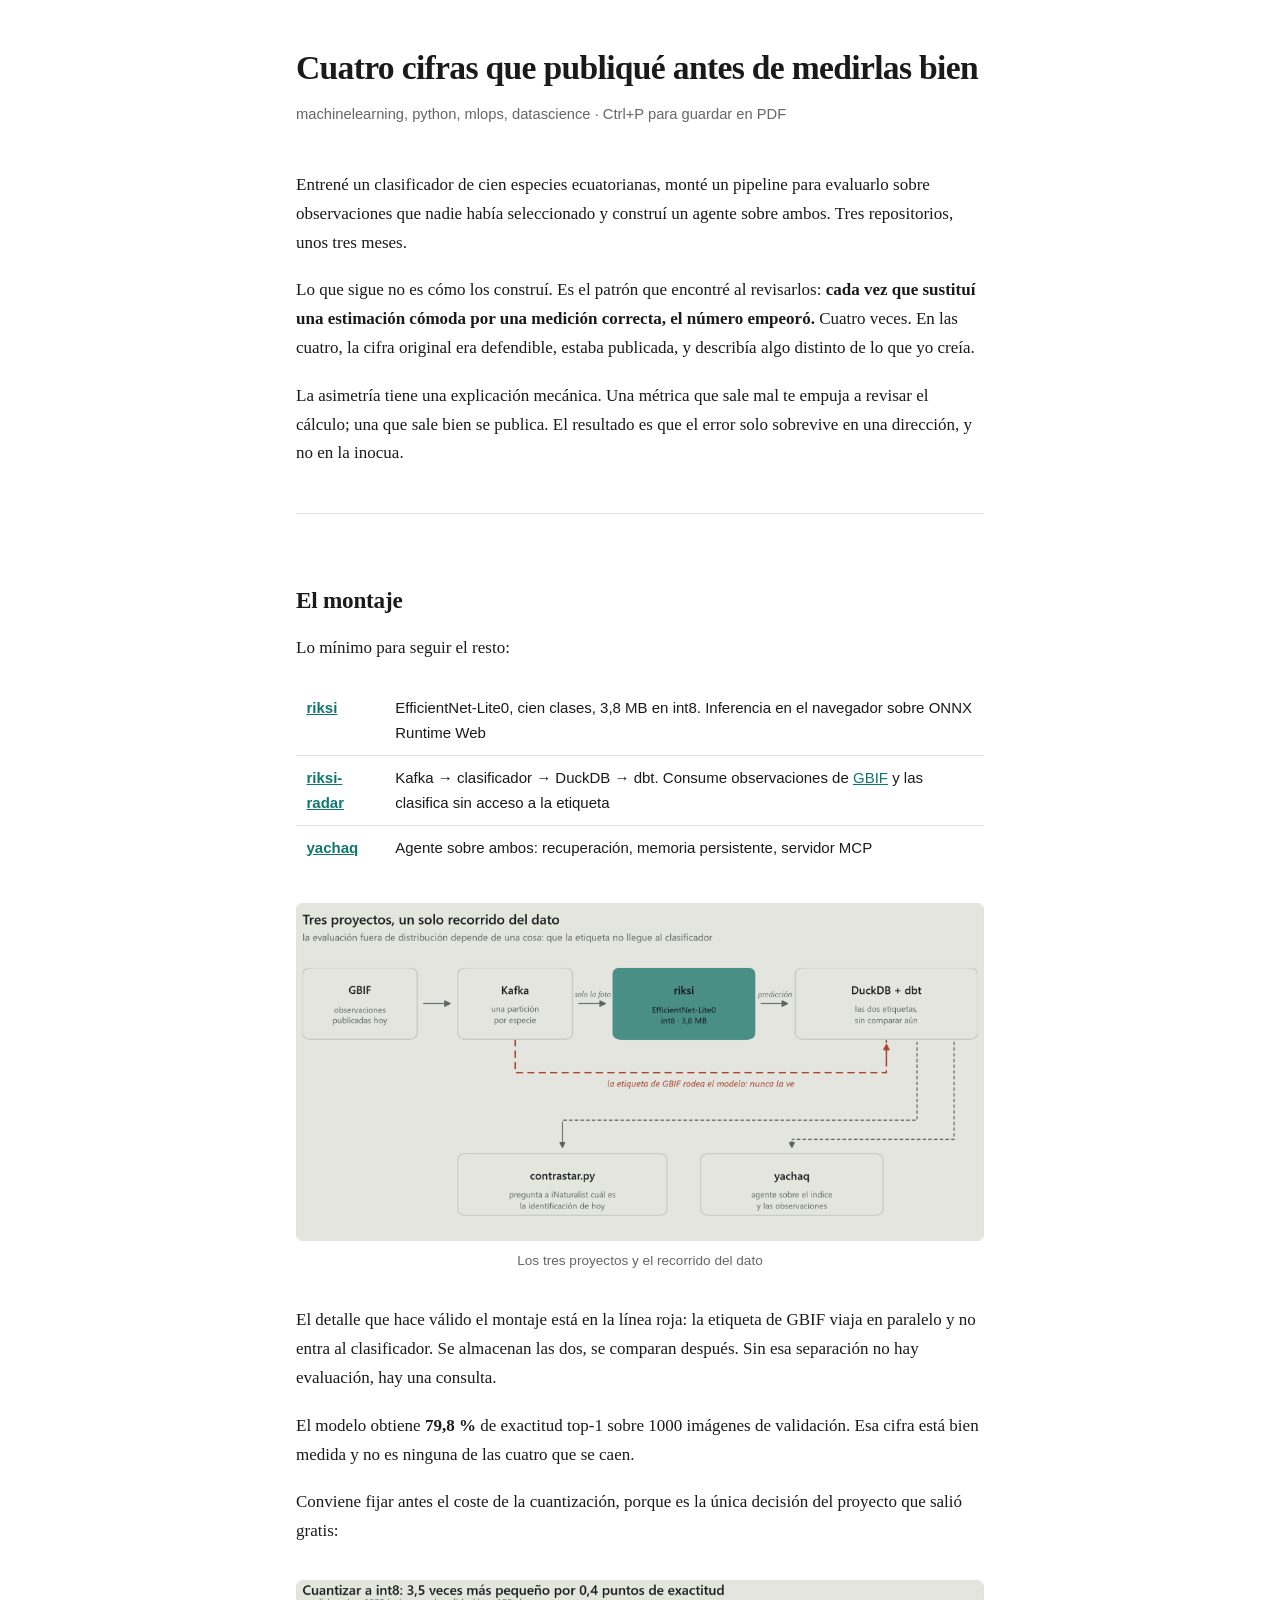
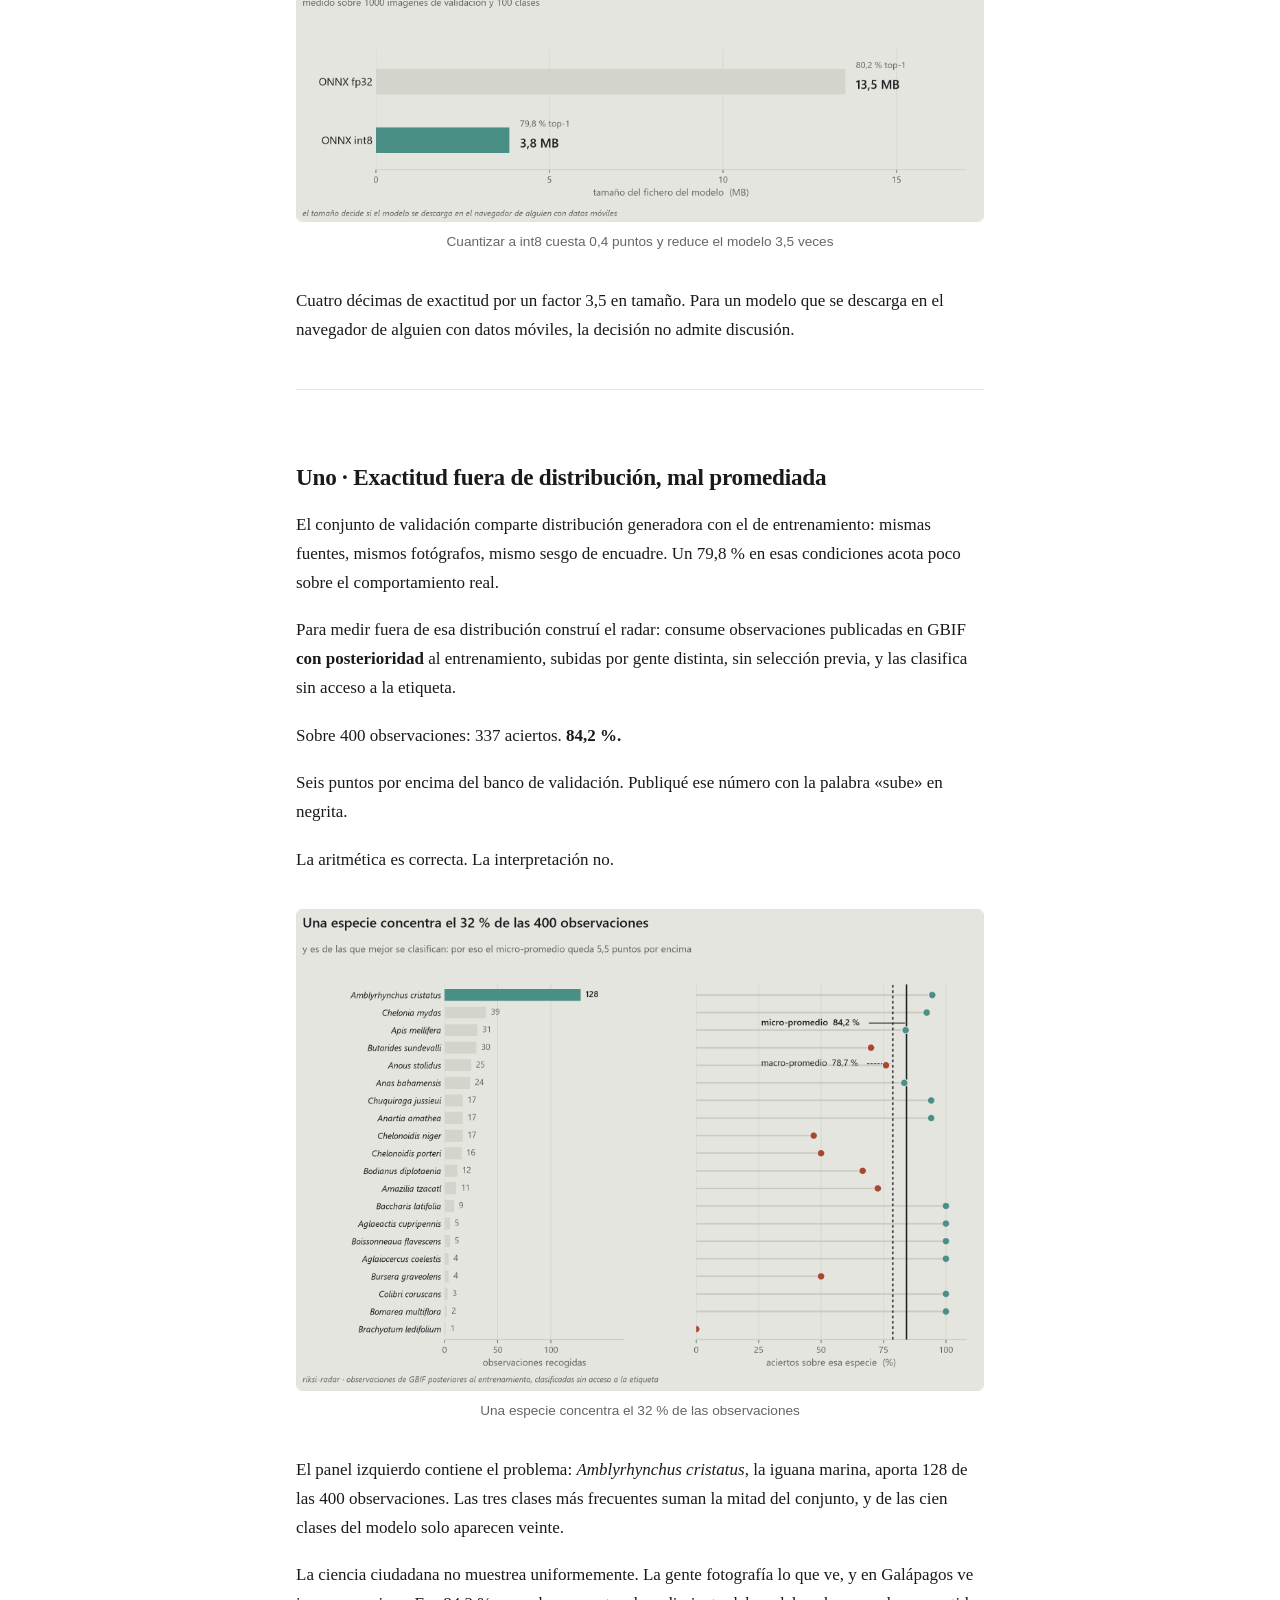
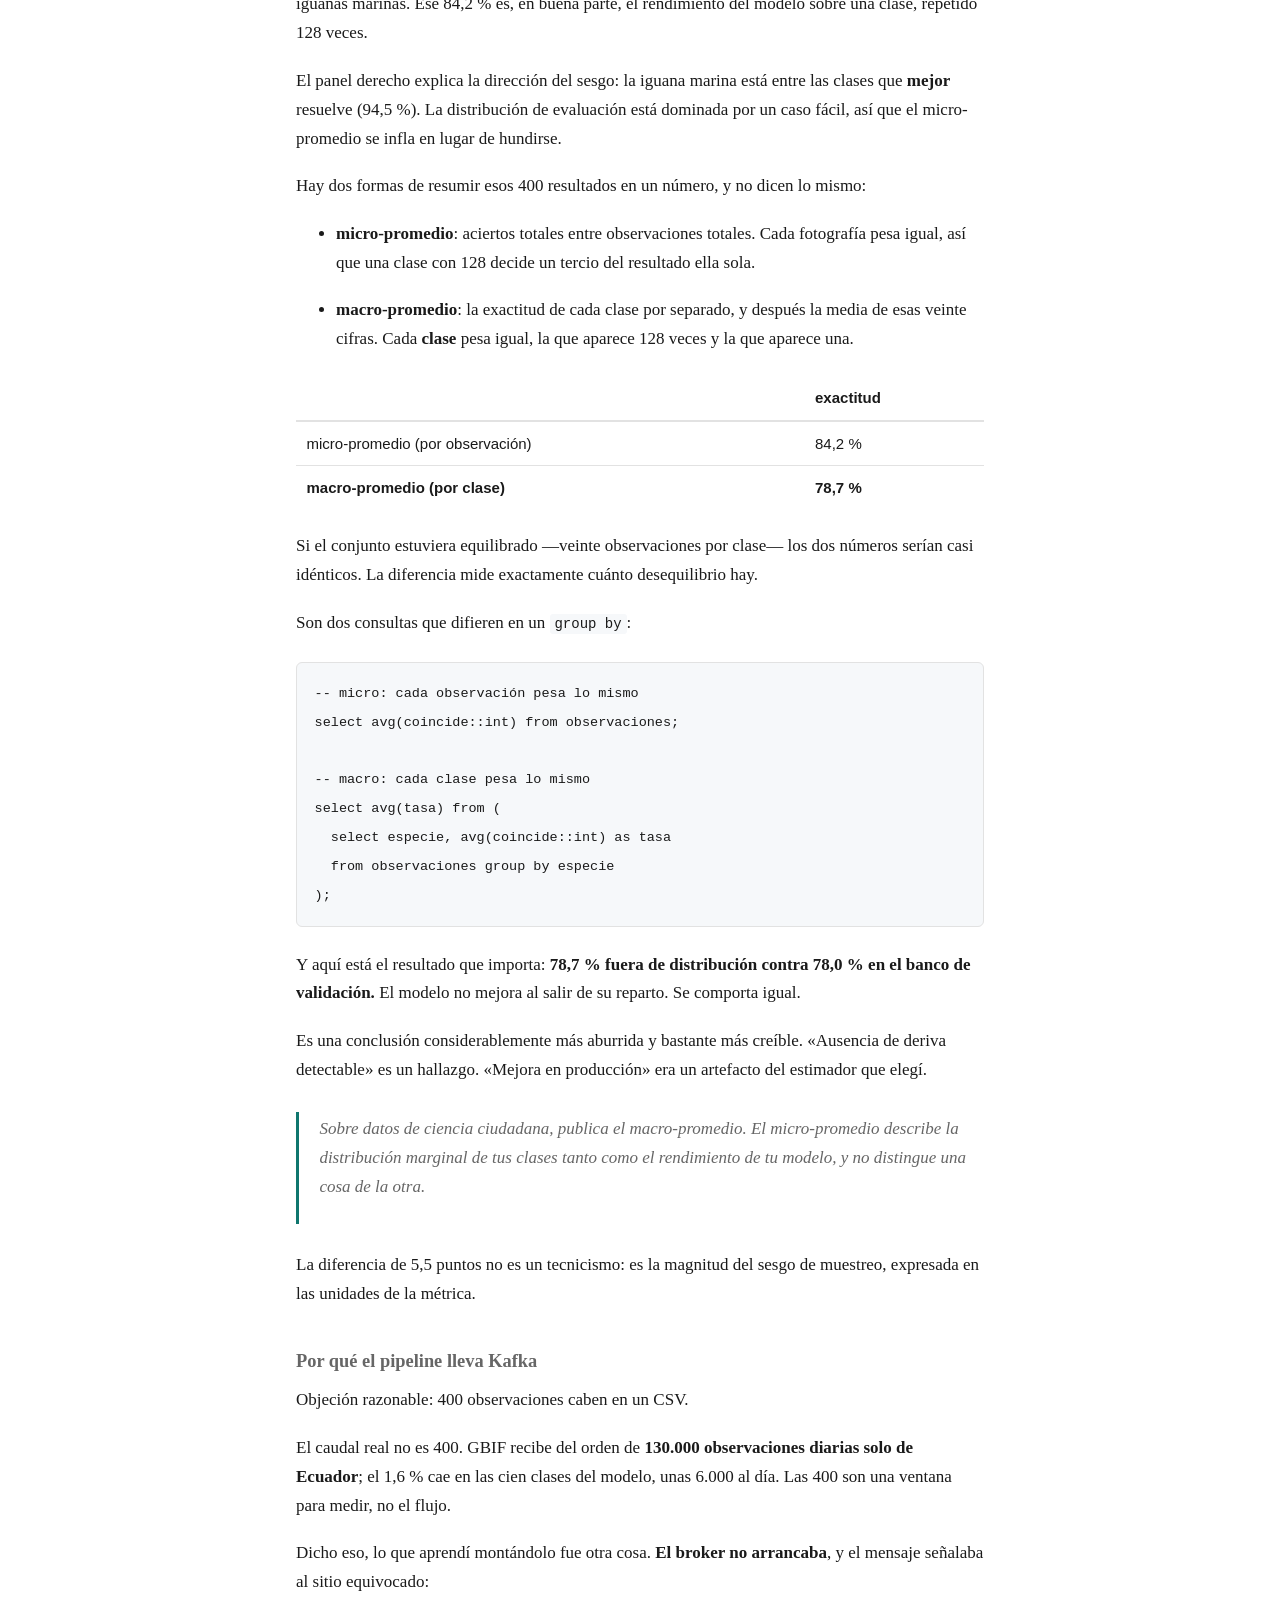
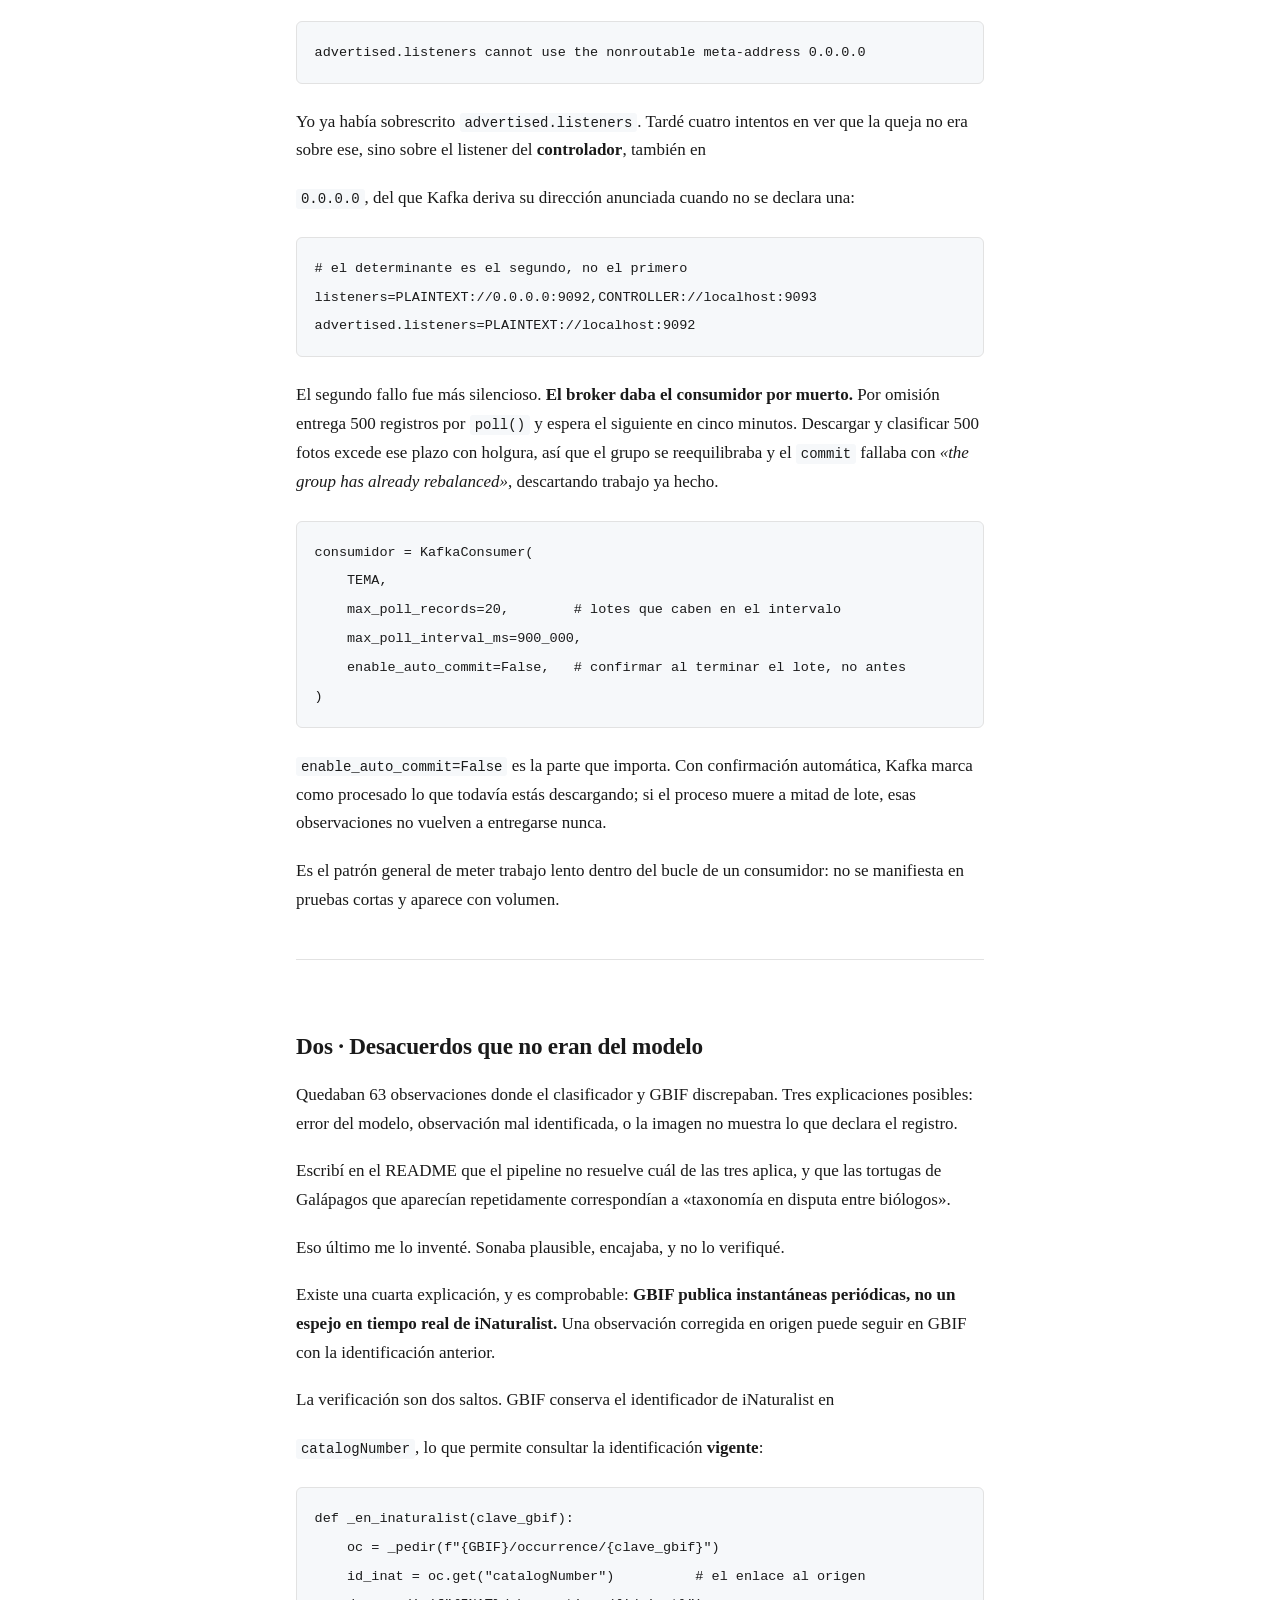
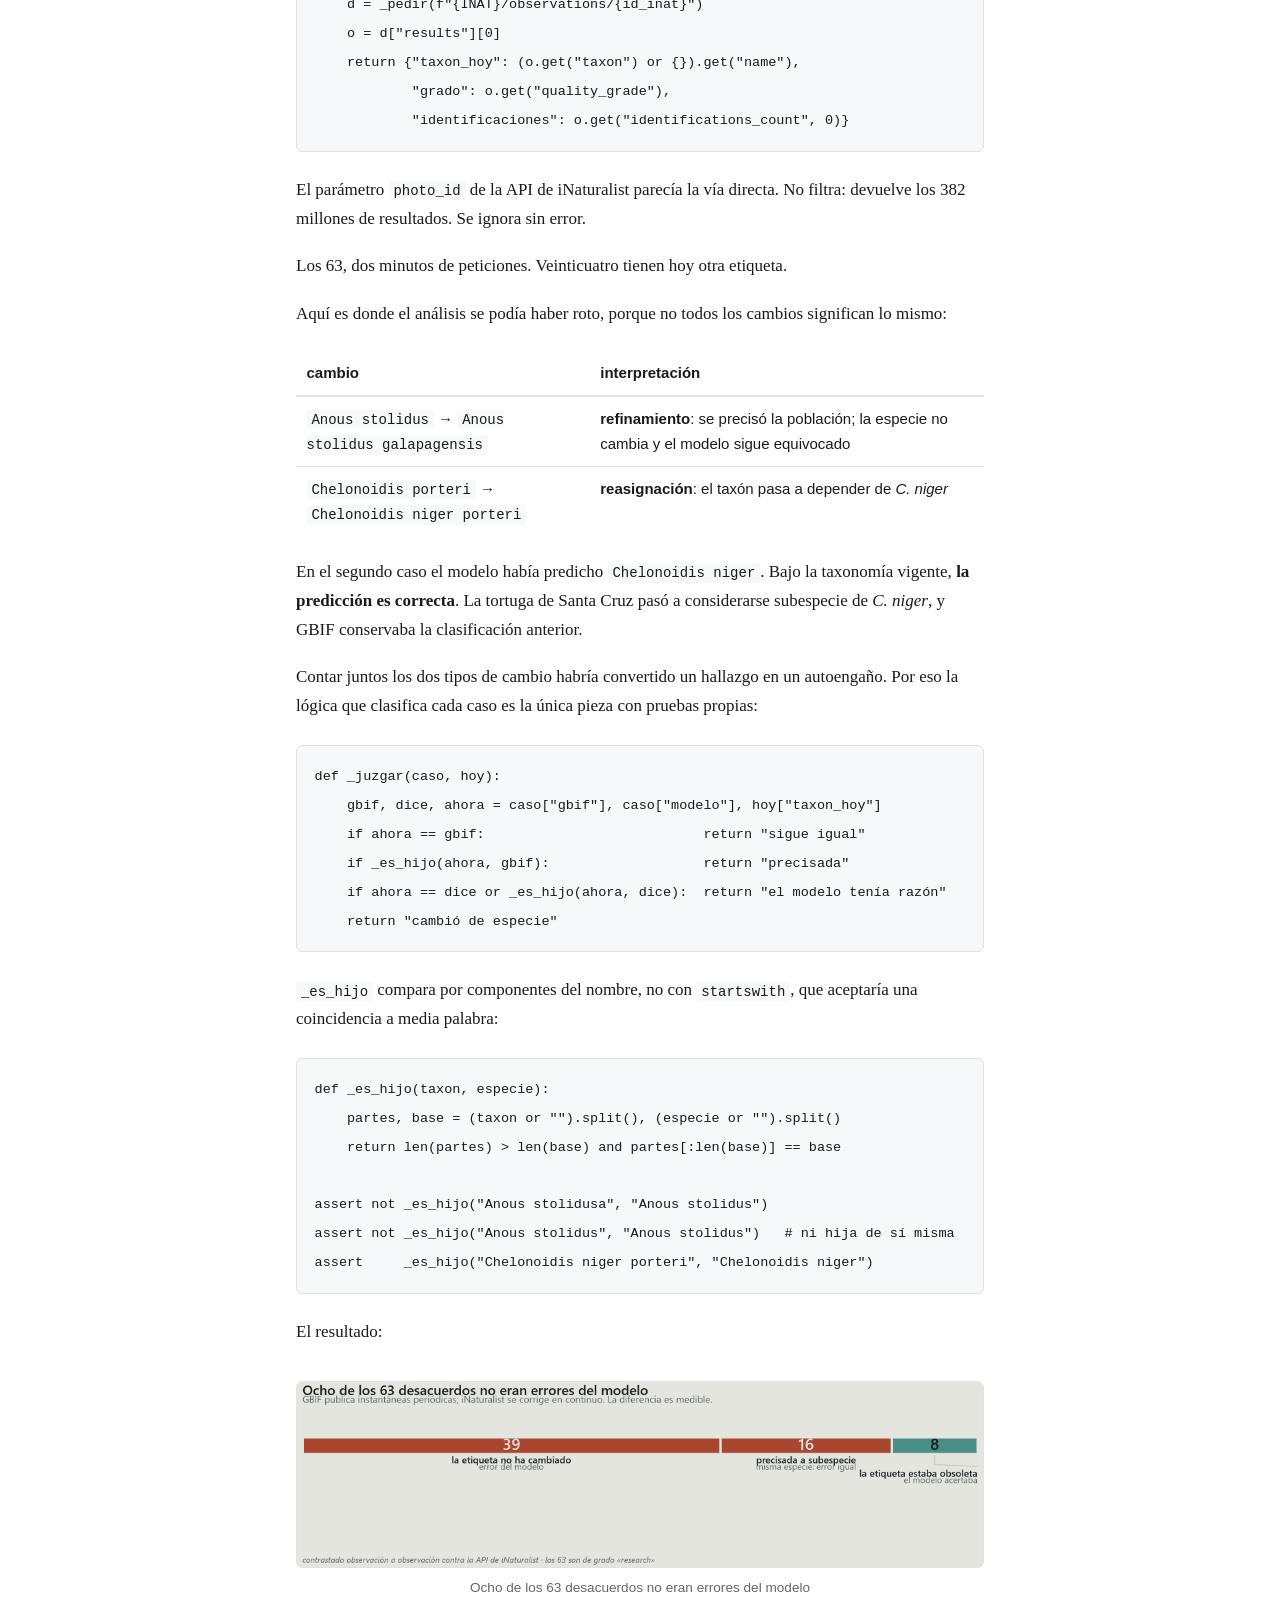
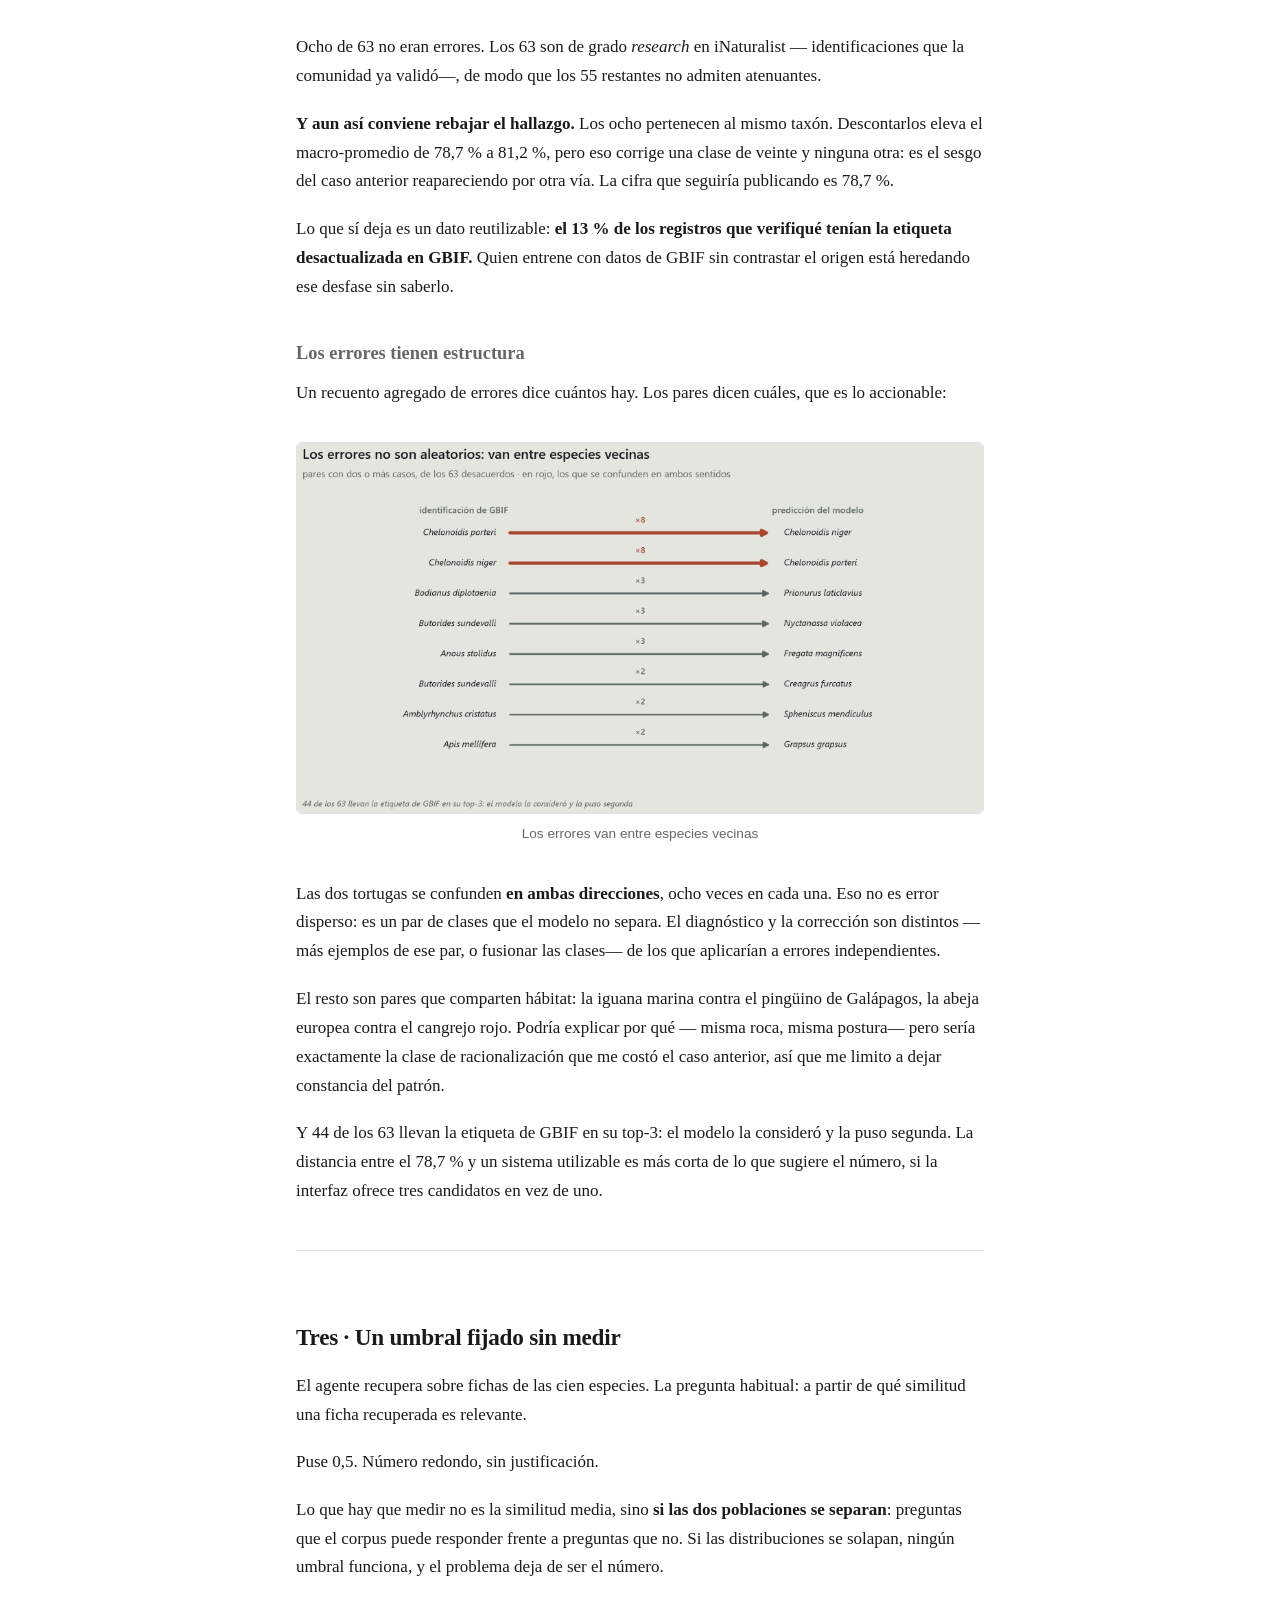
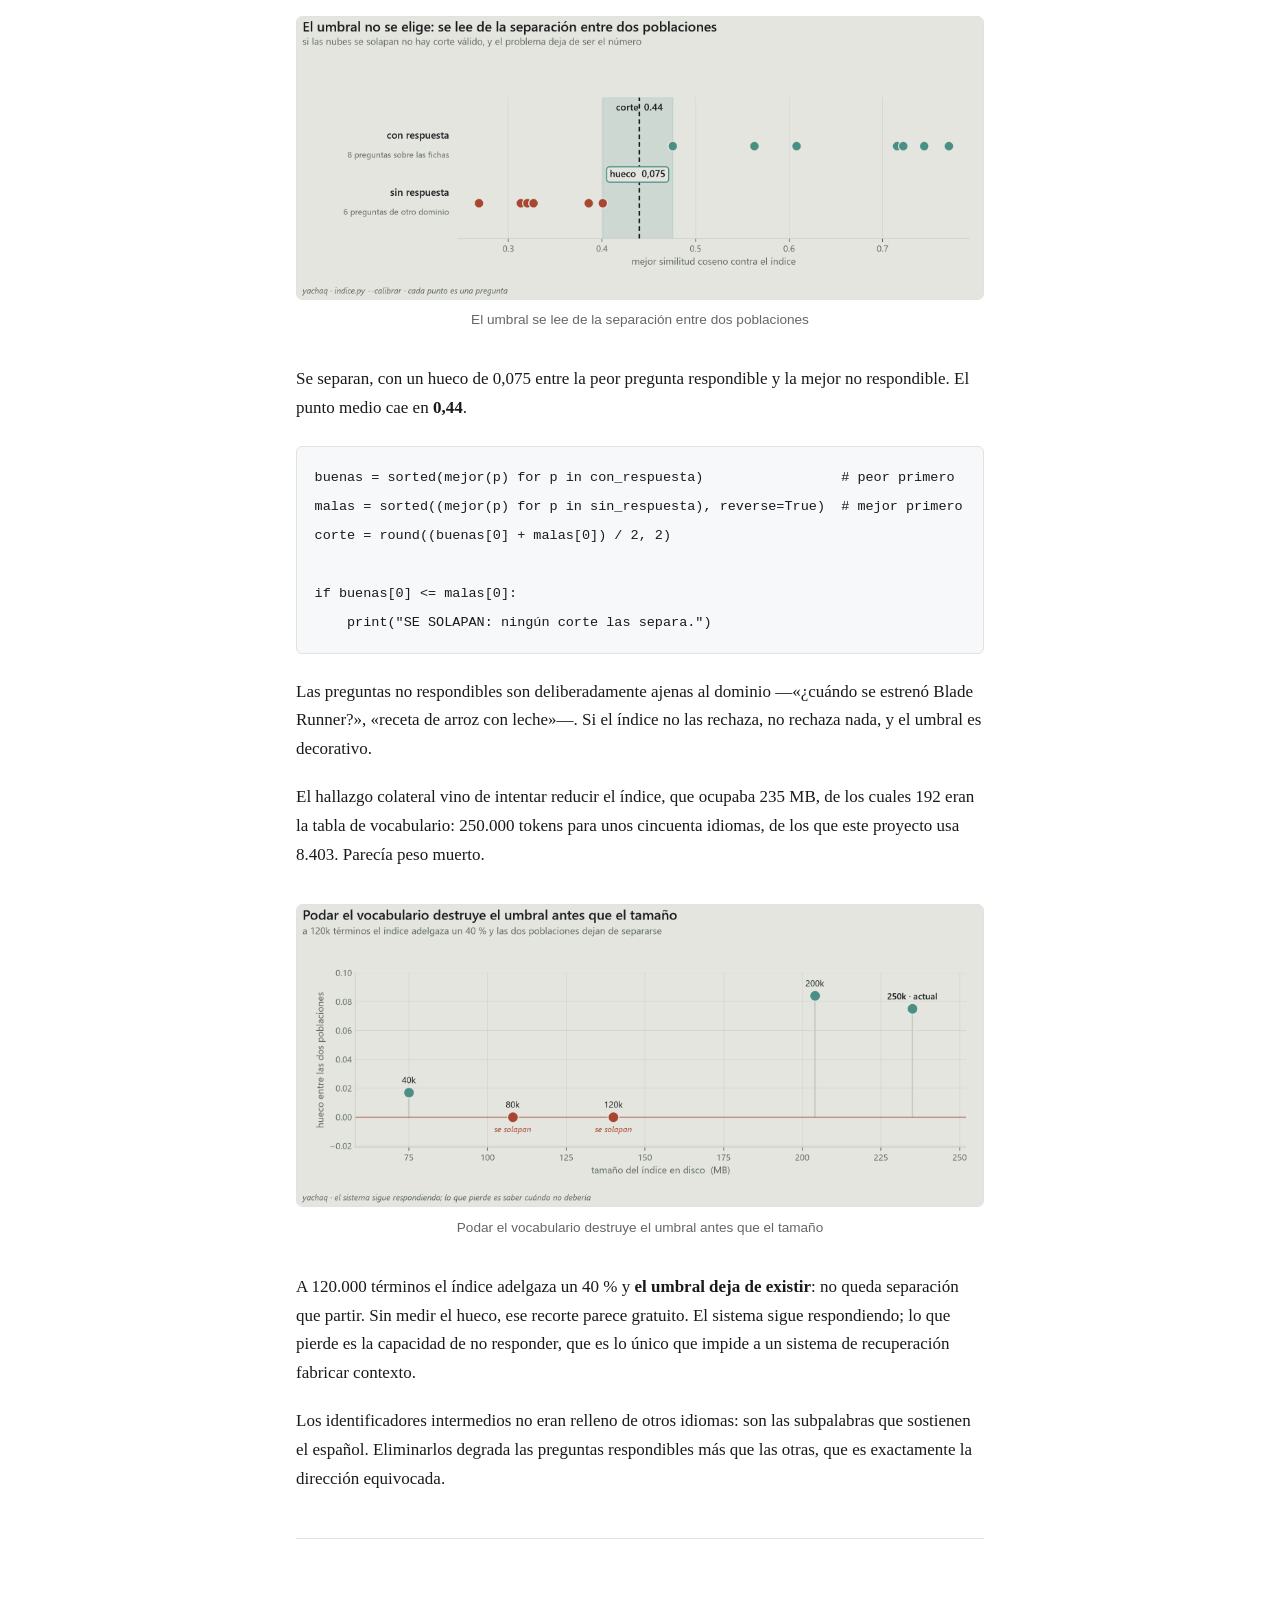
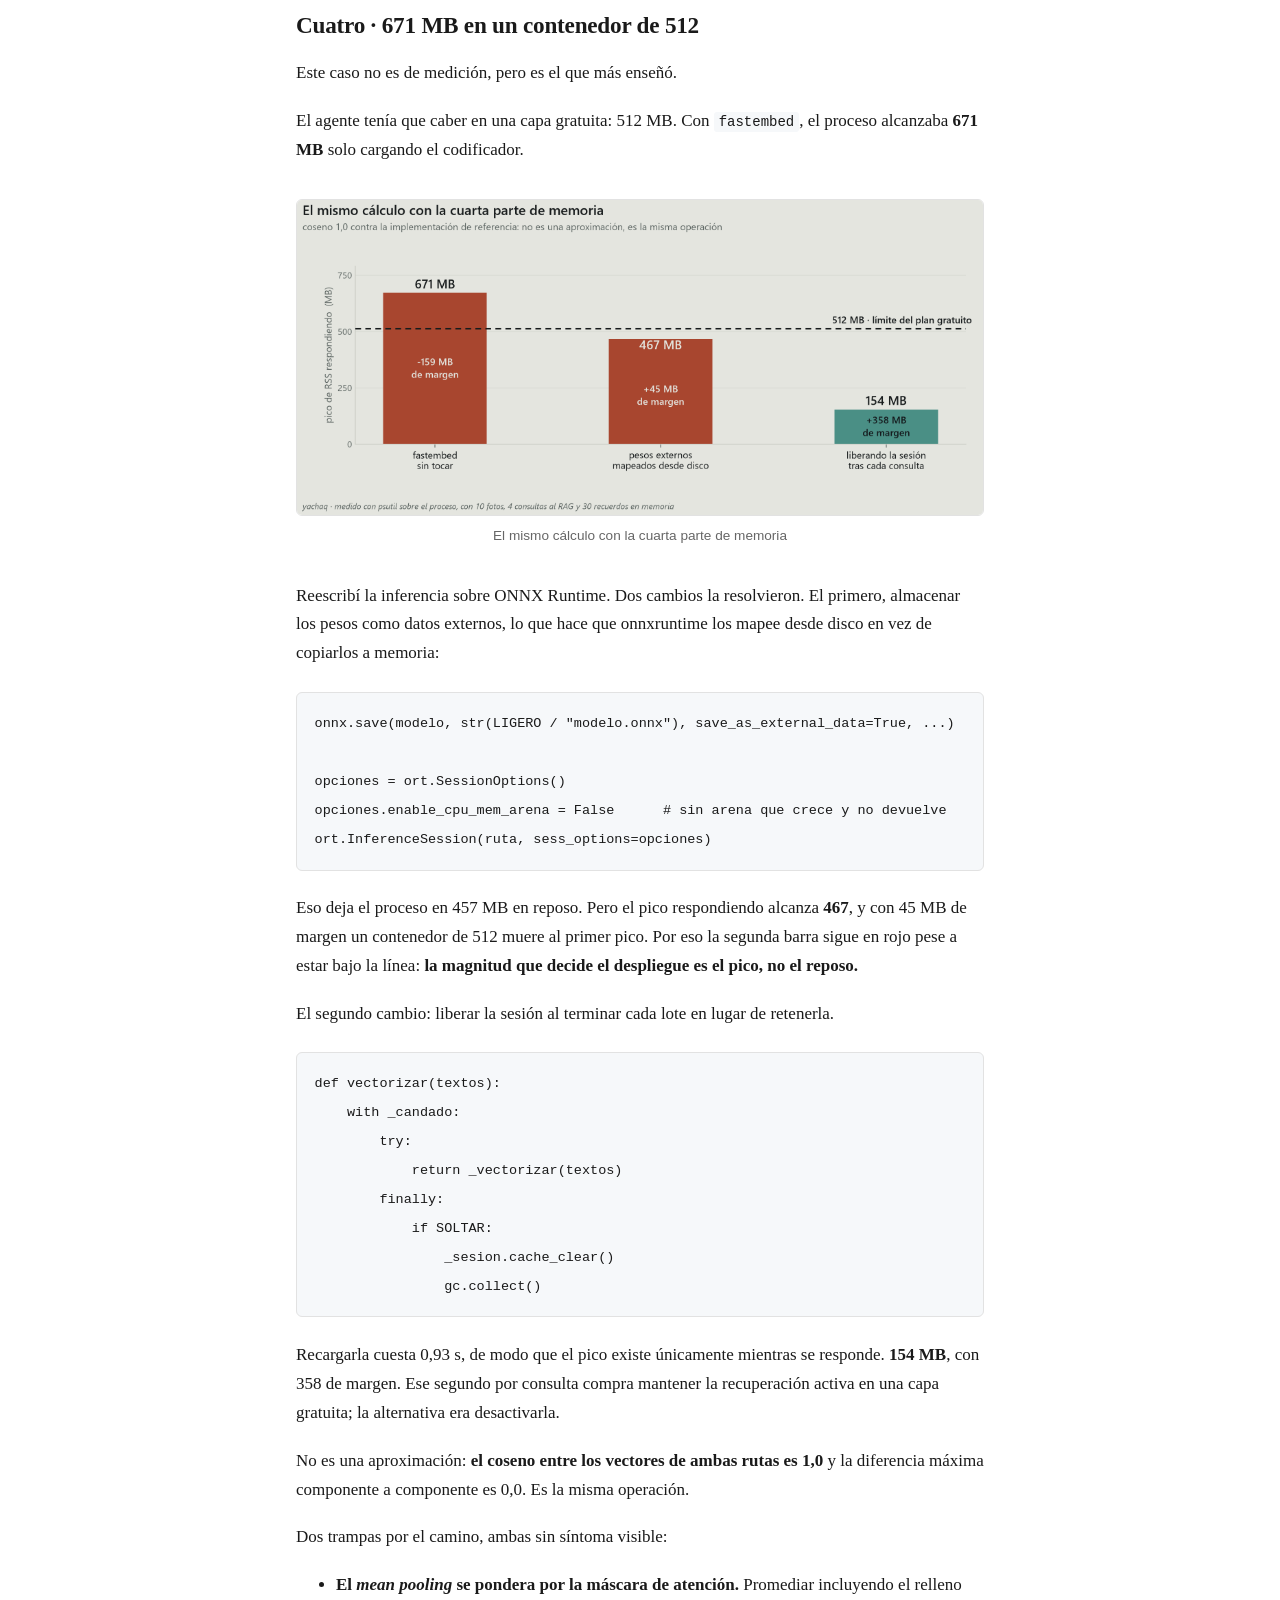
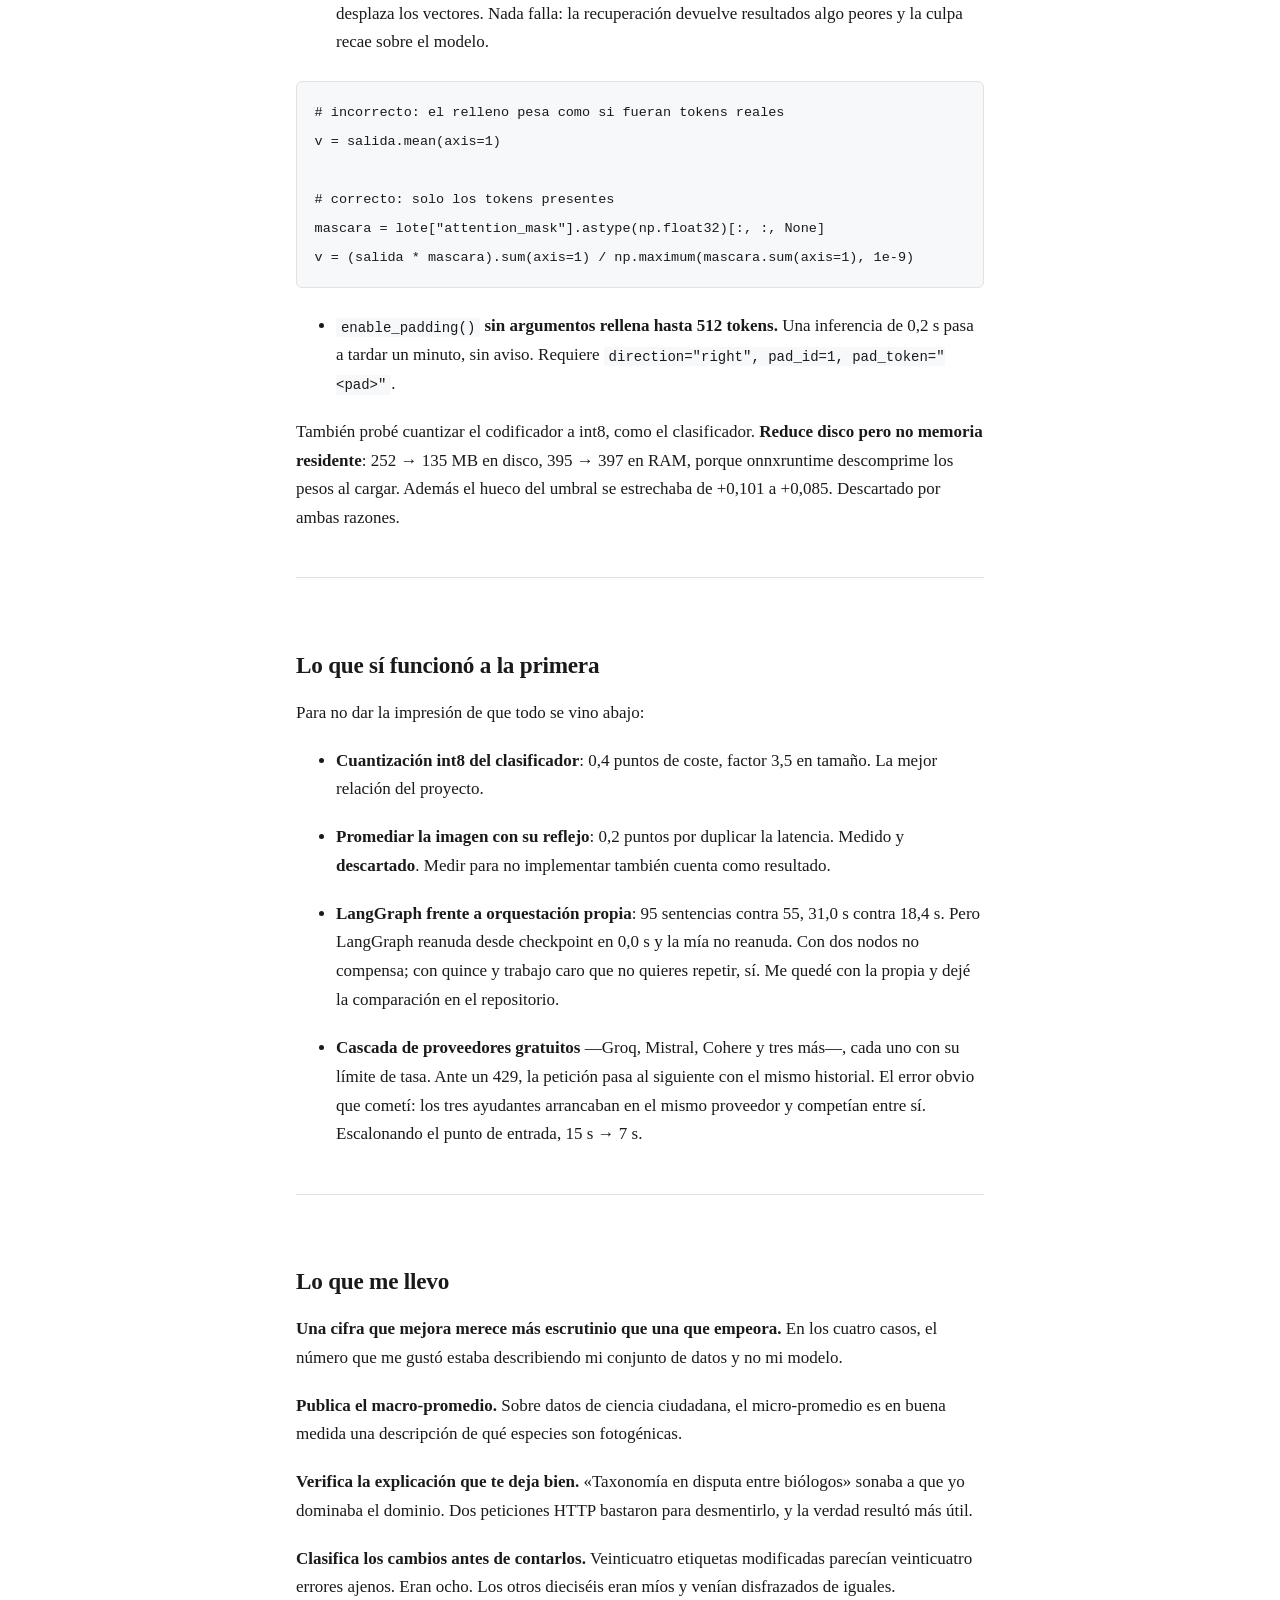
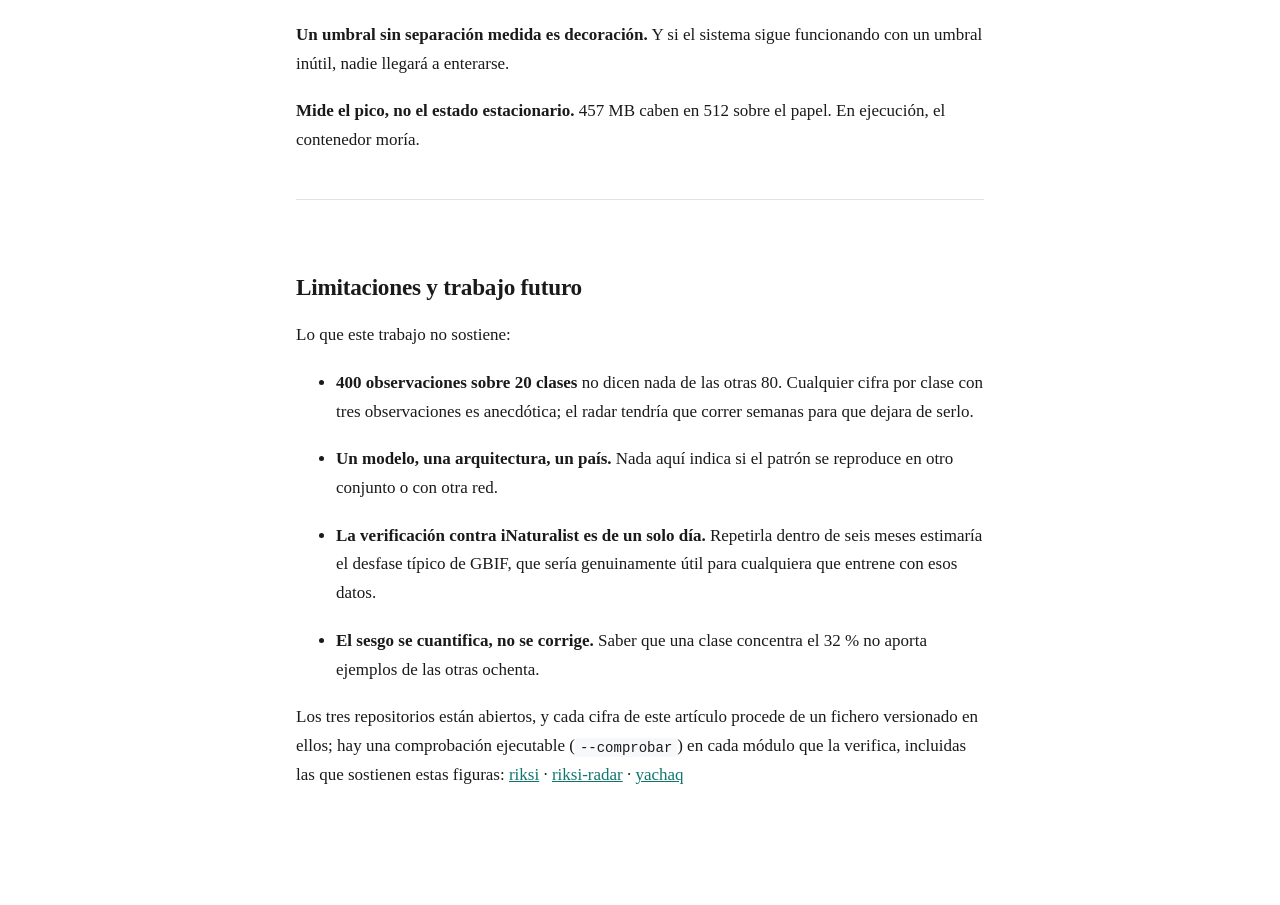
<file: articulo/post.html>
<!doctype html>
<html lang="es">
<meta charset="utf-8">
<meta name="viewport" content="width=device-width,initial-scale=1">
<title>Cuatro cifras que publiqué antes de medirlas bien</title>
<style>
:root { --tinta:#1a1a1a; --suave:#666; --linea:#e2e2e2; --fondo:#fff;
        --acento:#0f766e; --codigo:#f6f8fa; }
* { box-sizing: border-box }
body { max-width: 46rem; margin: 0 auto; padding: 3rem 1.5rem 6rem;
       font: 17px/1.7 Georgia, "Times New Roman", serif;
       color: var(--tinta); background: var(--fondo); }
h1 { font-size: 2.1rem; line-height: 1.2; margin: 0 0 .4em;
     letter-spacing: -.02em; }
h2 { font-size: 1.45rem; margin: 2.6em 0 .6em; padding-top: .3em;
     letter-spacing: -.01em; }
h3 { font-size: 1.15rem; margin: 2em 0 .5em; color: var(--suave); }
p, li { margin: 0 0 1.1em }
a { color: var(--acento) }
strong { font-weight: 700 }
hr { border: 0; border-top: 1px solid var(--linea); margin: 2.6em 0 }
blockquote { margin: 1.6em 0; padding: .2em 0 .2em 1.2em;
             border-left: 3px solid var(--acento); color: var(--suave);
             font-style: italic; }
code { font: 14px/1.5 "Cascadia Code", Consolas, monospace;
       background: var(--codigo); padding: .12em .35em; border-radius: 3px; }
pre { background: var(--codigo); border: 1px solid var(--linea);
      border-radius: 6px; padding: 1rem 1.1rem; overflow-x: auto;
      margin: 1.4em 0; }
pre code { background: none; padding: 0; font-size: 13.5px; line-height: 1.55 }
table { border-collapse: collapse; width: 100%; margin: 1.5em 0; font-size: 15px;
        font-family: -apple-system, "Segoe UI", sans-serif; }
th, td { border-bottom: 1px solid var(--linea); padding: .6em .7em;
         text-align: left; vertical-align: top; }
th { font-weight: 600; border-bottom-width: 2px }
tr:last-child td { border-bottom: none }
.cabecera { color: var(--suave); font-size: .92rem; margin: 0 0 3em;
            font-family: -apple-system, "Segoe UI", sans-serif; }
figure { margin: 2em 0; }
figure img { width: 100%; height: auto; display: block;
             border: 1px solid var(--linea); border-radius: 6px; }
figcaption { margin-top: .6em; font-size: .85rem; color: var(--suave);
             text-align: center;
             font-family: -apple-system, "Segoe UI", sans-serif; }

/* Para el PDF: que nada se parta por la mitad al imprimir. */
@media print {
  body { max-width: none; padding: 0; font-size: 11.5pt }
  h1, h2, h3 { break-after: avoid }
  pre, table, blockquote, figure { break-inside: avoid }
  a { color: var(--tinta); text-decoration: none }
  a[href^="http"]::after { content: " (" attr(href) ")";
                           font-size: .8em; color: var(--suave) }
}
</style>
<h1>Cuatro cifras que publiqué antes de medirlas bien</h1><p class="cabecera">machinelearning, python, mlops, datascience · Ctrl+P para guardar en PDF</p>
<p>Entrené un clasificador de cien especies ecuatorianas, monté un pipeline para evaluarlo sobre observaciones que nadie había seleccionado y construí un agente sobre ambos. Tres repositorios, unos tres meses.</p>
<p>Lo que sigue no es cómo los construí. Es el patrón que encontré al revisarlos: <strong>cada vez que sustituí una estimación cómoda por una medición correcta, el número empeoró.</strong> Cuatro veces. En las cuatro, la cifra original era defendible, estaba publicada, y describía algo distinto de lo que yo creía.</p>
<p>La asimetría tiene una explicación mecánica. Una métrica que sale mal te empuja a revisar el cálculo; una que sale bien se publica. El resultado es que el error solo sobrevive en una dirección, y no en la inocua.</p>
<hr>
<h2>El montaje</h2>
<p>Lo mínimo para seguir el resto:</p>
<table>
<tr><td><strong><a href="https://github.com/DiegoFernandoLojanTenesaca/riski">riksi</a></strong></td><td>EfficientNet-Lite0, cien clases, 3,8 MB en int8. Inferencia en el navegador sobre ONNX Runtime Web</td></tr>
<tr><td><strong><a href="https://github.com/DiegoFernandoLojanTenesaca/riksi-radar">riksi-radar</a></strong></td><td>Kafka → clasificador → DuckDB → dbt. Consume observaciones de <a href="https://www.gbif.org/">GBIF</a> y las clasifica sin acceso a la etiqueta</td></tr>
<tr><td><strong><a href="https://github.com/DiegoFernandoLojanTenesaca/yachaq">yachaq</a></strong></td><td>Agente sobre ambos: recuperación, memoria persistente, servidor MCP</td></tr></table>
<figure><img src="imagenes/arquitectura.png" alt="Los tres proyectos y el recorrido del dato"><figcaption>Los tres proyectos y el recorrido del dato</figcaption></figure>
<p>El detalle que hace válido el montaje está en la línea roja: la etiqueta de GBIF viaja en paralelo y no entra al clasificador. Se almacenan las dos, se comparan después. Sin esa separación no hay evaluación, hay una consulta.</p>
<p>El modelo obtiene <strong>79,8 %</strong> de exactitud top-1 sobre 1000 imágenes de validación. Esa cifra está bien medida y no es ninguna de las cuatro que se caen.</p>
<p>Conviene fijar antes el coste de la cuantización, porque es la única decisión del proyecto que salió gratis:</p>
<figure><img src="imagenes/cuantizacion.png" alt="Cuantizar a int8 cuesta 0,4 puntos y reduce el modelo 3,5 veces"><figcaption>Cuantizar a int8 cuesta 0,4 puntos y reduce el modelo 3,5 veces</figcaption></figure>
<p>Cuatro décimas de exactitud por un factor 3,5 en tamaño. Para un modelo que se descarga en el navegador de alguien con datos móviles, la decisión no admite discusión.</p>
<hr>
<h2>Uno · Exactitud fuera de distribución, mal promediada</h2>
<p>El conjunto de validación comparte distribución generadora con el de entrenamiento: mismas fuentes, mismos fotógrafos, mismo sesgo de encuadre. Un 79,8 % en esas condiciones acota poco sobre el comportamiento real.</p>
<p>Para medir fuera de esa distribución construí el radar: consume observaciones publicadas en GBIF <strong>con posterioridad</strong> al entrenamiento, subidas por gente distinta, sin selección previa, y las clasifica sin acceso a la etiqueta.</p>
<p>Sobre 400 observaciones: 337 aciertos. <strong>84,2 %.</strong></p>
<p>Seis puntos por encima del banco de validación. Publiqué ese número con la palabra «sube» en negrita.</p>
<p>La aritmética es correcta. La interpretación no.</p>
<figure><img src="imagenes/sesgo.png" alt="Una especie concentra el 32 % de las observaciones"><figcaption>Una especie concentra el 32 % de las observaciones</figcaption></figure>
<p>El panel izquierdo contiene el problema: <em>Amblyrhynchus cristatus</em>, la iguana marina, aporta 128 de las 400 observaciones. Las tres clases más frecuentes suman la mitad del conjunto, y de las cien clases del modelo solo aparecen veinte.</p>
<p>La ciencia ciudadana no muestrea uniformemente. La gente fotografía lo que ve, y en Galápagos ve iguanas marinas. Ese 84,2 % es, en buena parte, el rendimiento del modelo sobre una clase, repetido 128 veces.</p>
<p>El panel derecho explica la dirección del sesgo: la iguana marina está entre las clases que <strong>mejor</strong> resuelve (94,5 %). La distribución de evaluación está dominada por un caso fácil, así que el micro-promedio se infla en lugar de hundirse.</p>
<p>Hay dos formas de resumir esos 400 resultados en un número, y no dicen lo mismo:</p>
<ul><li><strong>micro-promedio</strong>: aciertos totales entre observaciones totales. Cada fotografía pesa igual, así que una clase con 128 decide un tercio del resultado ella sola.</li><li><strong>macro-promedio</strong>: la exactitud de cada clase por separado, y después la media de esas veinte cifras. Cada <strong>clase</strong> pesa igual, la que aparece 128 veces y la que aparece una.</li></ul>
<table>
<tr><th></th><th>exactitud</th></tr>
<tr><td>micro-promedio (por observación)</td><td>84,2 %</td></tr>
<tr><td><strong>macro-promedio (por clase)</strong></td><td><strong>78,7 %</strong></td></tr></table>
<p>Si el conjunto estuviera equilibrado —veinte observaciones por clase— los dos números serían casi idénticos. La diferencia mide exactamente cuánto desequilibrio hay.</p>
<p>Son dos consultas que difieren en un <code>group by</code>:</p>
<pre><code class="lenguaje-sql">-- micro: cada observación pesa lo mismo
select avg(coincide::int) from observaciones;

-- macro: cada clase pesa lo mismo
select avg(tasa) from (
  select especie, avg(coincide::int) as tasa
  from observaciones group by especie
);</code></pre>
<p>Y aquí está el resultado que importa: <strong>78,7 % fuera de distribución contra 78,0 % en el banco de validación.</strong> El modelo no mejora al salir de su reparto. Se comporta igual.</p>
<p>Es una conclusión considerablemente más aburrida y bastante más creíble. «Ausencia de deriva detectable» es un hallazgo. «Mejora en producción» era un artefacto del estimador que elegí.</p>
<blockquote><p>Sobre datos de ciencia ciudadana, publica el macro-promedio. El micro-promedio describe la distribución marginal de tus clases tanto como el rendimiento de tu modelo, y no distingue una cosa de la otra.</p></blockquote>
<p>La diferencia de 5,5 puntos no es un tecnicismo: es la magnitud del sesgo de muestreo, expresada en las unidades de la métrica.</p>
<h3>Por qué el pipeline lleva Kafka</h3>
<p>Objeción razonable: 400 observaciones caben en un CSV.</p>
<p>El caudal real no es 400. GBIF recibe del orden de <strong>130.000 observaciones diarias solo de Ecuador</strong>; el 1,6 % cae en las cien clases del modelo, unas 6.000 al día. Las 400 son una ventana para medir, no el flujo.</p>
<p>Dicho eso, lo que aprendí montándolo fue otra cosa. <strong>El broker no arrancaba</strong>, y el mensaje señalaba al sitio equivocado:</p>
<pre><code>advertised.listeners cannot use the nonroutable meta-address 0.0.0.0</code></pre>
<p>Yo ya había sobrescrito <code>advertised.listeners</code>. Tardé cuatro intentos en ver que la queja no era sobre ese, sino sobre el listener del <strong>controlador</strong>, también en</p>
<p><code>0.0.0.0</code>, del que Kafka deriva su dirección anunciada cuando no se declara una:</p>
<pre><code class="lenguaje-properties"># el determinante es el segundo, no el primero
listeners=PLAINTEXT://0.0.0.0:9092,CONTROLLER://localhost:9093
advertised.listeners=PLAINTEXT://localhost:9092</code></pre>
<p>El segundo fallo fue más silencioso. <strong>El broker daba el consumidor por muerto.</strong> Por omisión entrega 500 registros por <code>poll()</code> y espera el siguiente en cinco minutos. Descargar y clasificar 500 fotos excede ese plazo con holgura, así que el grupo se reequilibraba y el <code>commit</code> fallaba con <em>«the group has already rebalanced»</em>, descartando trabajo ya hecho.</p>
<pre><code class="lenguaje-python">consumidor = KafkaConsumer(
    TEMA,
    max_poll_records=20,        # lotes que caben en el intervalo
    max_poll_interval_ms=900_000,
    enable_auto_commit=False,   # confirmar al terminar el lote, no antes
)</code></pre>
<p><code>enable_auto_commit=False</code> es la parte que importa. Con confirmación automática, Kafka marca como procesado lo que todavía estás descargando; si el proceso muere a mitad de lote, esas observaciones no vuelven a entregarse nunca.</p>
<p>Es el patrón general de meter trabajo lento dentro del bucle de un consumidor: no se manifiesta en pruebas cortas y aparece con volumen.</p>
<hr>
<h2>Dos · Desacuerdos que no eran del modelo</h2>
<p>Quedaban 63 observaciones donde el clasificador y GBIF discrepaban. Tres explicaciones posibles: error del modelo, observación mal identificada, o la imagen no muestra lo que declara el registro.</p>
<p>Escribí en el README que el pipeline no resuelve cuál de las tres aplica, y que las tortugas de Galápagos que aparecían repetidamente correspondían a «taxonomía en disputa entre biólogos».</p>
<p>Eso último me lo inventé. Sonaba plausible, encajaba, y no lo verifiqué.</p>
<p>Existe una cuarta explicación, y es comprobable: <strong>GBIF publica instantáneas periódicas, no un espejo en tiempo real de iNaturalist.</strong> Una observación corregida en origen puede seguir en GBIF con la identificación anterior.</p>
<p>La verificación son dos saltos. GBIF conserva el identificador de iNaturalist en</p>
<p><code>catalogNumber</code>, lo que permite consultar la identificación <strong>vigente</strong>:</p>
<pre><code class="lenguaje-python">def _en_inaturalist(clave_gbif):
    oc = _pedir(f&quot;{GBIF}/occurrence/{clave_gbif}&quot;)
    id_inat = oc.get(&quot;catalogNumber&quot;)          # el enlace al origen
    d = _pedir(f&quot;{INAT}/observations/{id_inat}&quot;)
    o = d[&quot;results&quot;][0]
    return {&quot;taxon_hoy&quot;: (o.get(&quot;taxon&quot;) or {}).get(&quot;name&quot;),
            &quot;grado&quot;: o.get(&quot;quality_grade&quot;),
            &quot;identificaciones&quot;: o.get(&quot;identifications_count&quot;, 0)}</code></pre>
<p>El parámetro <code>photo_id</code> de la API de iNaturalist parecía la vía directa. No filtra: devuelve los 382 millones de resultados. Se ignora sin error.</p>
<p>Los 63, dos minutos de peticiones. Veinticuatro tienen hoy otra etiqueta.</p>
<p>Aquí es donde el análisis se podía haber roto, porque no todos los cambios significan lo mismo:</p>
<table>
<tr><th>cambio</th><th>interpretación</th></tr>
<tr><td><code>Anous stolidus</code> → <code>Anous stolidus galapagensis</code></td><td><strong>refinamiento</strong>: se precisó la población; la especie no cambia y el modelo sigue equivocado</td></tr>
<tr><td><code>Chelonoidis porteri</code> → <code>Chelonoidis niger porteri</code></td><td><strong>reasignación</strong>: el taxón pasa a depender de <em>C. niger</em></td></tr></table>
<p>En el segundo caso el modelo había predicho <code>Chelonoidis niger</code>. Bajo la taxonomía vigente, <strong>la predicción es correcta</strong>. La tortuga de Santa Cruz pasó a considerarse subespecie de <em>C. niger</em>, y GBIF conservaba la clasificación anterior.</p>
<p>Contar juntos los dos tipos de cambio habría convertido un hallazgo en un autoengaño. Por eso la lógica que clasifica cada caso es la única pieza con pruebas propias:</p>
<pre><code class="lenguaje-python">def _juzgar(caso, hoy):
    gbif, dice, ahora = caso[&quot;gbif&quot;], caso[&quot;modelo&quot;], hoy[&quot;taxon_hoy&quot;]
    if ahora == gbif:                           return &quot;sigue igual&quot;
    if _es_hijo(ahora, gbif):                   return &quot;precisada&quot;
    if ahora == dice or _es_hijo(ahora, dice):  return &quot;el modelo tenía razón&quot;
    return &quot;cambió de especie&quot;</code></pre>
<p><code>_es_hijo</code> compara por componentes del nombre, no con <code>startswith</code>, que aceptaría una coincidencia a media palabra:</p>
<pre><code class="lenguaje-python">def _es_hijo(taxon, especie):
    partes, base = (taxon or &quot;&quot;).split(), (especie or &quot;&quot;).split()
    return len(partes) &gt; len(base) and partes[:len(base)] == base

assert not _es_hijo(&quot;Anous stolidusa&quot;, &quot;Anous stolidus&quot;)
assert not _es_hijo(&quot;Anous stolidus&quot;, &quot;Anous stolidus&quot;)   # ni hija de sí misma
assert     _es_hijo(&quot;Chelonoidis niger porteri&quot;, &quot;Chelonoidis niger&quot;)</code></pre>
<p>El resultado:</p>
<figure><img src="imagenes/contraste.png" alt="Ocho de los 63 desacuerdos no eran errores del modelo"><figcaption>Ocho de los 63 desacuerdos no eran errores del modelo</figcaption></figure>
<p>Ocho de 63 no eran errores. Los 63 son de grado <em>research</em> en iNaturalist — identificaciones que la comunidad ya validó—, de modo que los 55 restantes no admiten atenuantes.</p>
<p><strong>Y aun así conviene rebajar el hallazgo.</strong> Los ocho pertenecen al mismo taxón. Descontarlos eleva el macro-promedio de 78,7 % a 81,2 %, pero eso corrige una clase de veinte y ninguna otra: es el sesgo del caso anterior reapareciendo por otra vía. La cifra que seguiría publicando es 78,7 %.</p>
<p>Lo que sí deja es un dato reutilizable: <strong>el 13 % de los registros que verifiqué tenían la etiqueta desactualizada en GBIF.</strong> Quien entrene con datos de GBIF sin contrastar el origen está heredando ese desfase sin saberlo.</p>
<h3>Los errores tienen estructura</h3>
<p>Un recuento agregado de errores dice cuántos hay. Los pares dicen cuáles, que es lo accionable:</p>
<figure><img src="imagenes/confusion.png" alt="Los errores van entre especies vecinas"><figcaption>Los errores van entre especies vecinas</figcaption></figure>
<p>Las dos tortugas se confunden <strong>en ambas direcciones</strong>, ocho veces en cada una. Eso no es error disperso: es un par de clases que el modelo no separa. El diagnóstico y la corrección son distintos —más ejemplos de ese par, o fusionar las clases— de los que aplicarían a errores independientes.</p>
<p>El resto son pares que comparten hábitat: la iguana marina contra el pingüino de Galápagos, la abeja europea contra el cangrejo rojo. Podría explicar por qué — misma roca, misma postura— pero sería exactamente la clase de racionalización que me costó el caso anterior, así que me limito a dejar constancia del patrón.</p>
<p>Y 44 de los 63 llevan la etiqueta de GBIF en su top-3: el modelo la consideró y la puso segunda. La distancia entre el 78,7 % y un sistema utilizable es más corta de lo que sugiere el número, si la interfaz ofrece tres candidatos en vez de uno.</p>
<hr>
<h2>Tres · Un umbral fijado sin medir</h2>
<p>El agente recupera sobre fichas de las cien especies. La pregunta habitual: a partir de qué similitud una ficha recuperada es relevante.</p>
<p>Puse 0,5. Número redondo, sin justificación.</p>
<p>Lo que hay que medir no es la similitud media, sino <strong>si las dos poblaciones se separan</strong>: preguntas que el corpus puede responder frente a preguntas que no. Si las distribuciones se solapan, ningún umbral funciona, y el problema deja de ser el número.</p>
<figure><img src="imagenes/poblaciones.png" alt="El umbral se lee de la separación entre dos poblaciones"><figcaption>El umbral se lee de la separación entre dos poblaciones</figcaption></figure>
<p>Se separan, con un hueco de 0,075 entre la peor pregunta respondible y la mejor no respondible. El punto medio cae en <strong>0,44</strong>.</p>
<pre><code class="lenguaje-python">buenas = sorted(mejor(p) for p in con_respuesta)                 # peor primero
malas = sorted((mejor(p) for p in sin_respuesta), reverse=True)  # mejor primero
corte = round((buenas[0] + malas[0]) / 2, 2)

if buenas[0] &lt;= malas[0]:
    print(&quot;SE SOLAPAN: ningún corte las separa.&quot;)</code></pre>
<p>Las preguntas no respondibles son deliberadamente ajenas al dominio —«¿cuándo se estrenó Blade Runner?», «receta de arroz con leche»—. Si el índice no las rechaza, no rechaza nada, y el umbral es decorativo.</p>
<p>El hallazgo colateral vino de intentar reducir el índice, que ocupaba 235 MB, de los cuales 192 eran la tabla de vocabulario: 250.000 tokens para unos cincuenta idiomas, de los que este proyecto usa 8.403. Parecía peso muerto.</p>
<figure><img src="imagenes/poda.png" alt="Podar el vocabulario destruye el umbral antes que el tamaño"><figcaption>Podar el vocabulario destruye el umbral antes que el tamaño</figcaption></figure>
<p>A 120.000 términos el índice adelgaza un 40 % y <strong>el umbral deja de existir</strong>: no queda separación que partir. Sin medir el hueco, ese recorte parece gratuito. El sistema sigue respondiendo; lo que pierde es la capacidad de no responder, que es lo único que impide a un sistema de recuperación fabricar contexto.</p>
<p>Los identificadores intermedios no eran relleno de otros idiomas: son las subpalabras que sostienen el español. Eliminarlos degrada las preguntas respondibles más que las otras, que es exactamente la dirección equivocada.</p>
<hr>
<h2>Cuatro · 671 MB en un contenedor de 512</h2>
<p>Este caso no es de medición, pero es el que más enseñó.</p>
<p>El agente tenía que caber en una capa gratuita: 512 MB. Con <code>fastembed</code>, el proceso alcanzaba <strong>671 MB</strong> solo cargando el codificador.</p>
<figure><img src="imagenes/memoria.png" alt="El mismo cálculo con la cuarta parte de memoria"><figcaption>El mismo cálculo con la cuarta parte de memoria</figcaption></figure>
<p>Reescribí la inferencia sobre ONNX Runtime. Dos cambios la resolvieron. El primero, almacenar los pesos como datos externos, lo que hace que onnxruntime los mapee desde disco en vez de copiarlos a memoria:</p>
<pre><code class="lenguaje-python">onnx.save(modelo, str(LIGERO / &quot;modelo.onnx&quot;), save_as_external_data=True, ...)

opciones = ort.SessionOptions()
opciones.enable_cpu_mem_arena = False      # sin arena que crece y no devuelve
ort.InferenceSession(ruta, sess_options=opciones)</code></pre>
<p>Eso deja el proceso en 457 MB en reposo. Pero el pico respondiendo alcanza <strong>467</strong>, y con 45 MB de margen un contenedor de 512 muere al primer pico. Por eso la segunda barra sigue en rojo pese a estar bajo la línea: <strong>la magnitud que decide el despliegue es el pico, no el reposo.</strong></p>
<p>El segundo cambio: liberar la sesión al terminar cada lote en lugar de retenerla.</p>
<pre><code class="lenguaje-python">def vectorizar(textos):
    with _candado:
        try:
            return _vectorizar(textos)
        finally:
            if SOLTAR:
                _sesion.cache_clear()
                gc.collect()</code></pre>
<p>Recargarla cuesta 0,93 s, de modo que el pico existe únicamente mientras se responde. <strong>154 MB</strong>, con 358 de margen. Ese segundo por consulta compra mantener la recuperación activa en una capa gratuita; la alternativa era desactivarla.</p>
<p>No es una aproximación: <strong>el coseno entre los vectores de ambas rutas es 1,0</strong> y la diferencia máxima componente a componente es 0,0. Es la misma operación.</p>
<p>Dos trampas por el camino, ambas sin síntoma visible:</p>
<ul><li><strong>El <em>mean pooling</em> se pondera por la máscara de atención.</strong> Promediar incluyendo el relleno desplaza los vectores. Nada falla: la recuperación devuelve resultados algo peores y la culpa recae sobre el modelo.</li></ul>
<pre><code class="lenguaje-python"># incorrecto: el relleno pesa como si fueran tokens reales
v = salida.mean(axis=1)

# correcto: solo los tokens presentes
mascara = lote[&quot;attention_mask&quot;].astype(np.float32)[:, :, None]
v = (salida * mascara).sum(axis=1) / np.maximum(mascara.sum(axis=1), 1e-9)</code></pre>
<ul><li><strong><code>enable_padding()</code> sin argumentos rellena hasta 512 tokens.</strong> Una inferencia de 0,2 s pasa a tardar un minuto, sin aviso. Requiere <code>direction=&quot;right&quot;, pad_id=1, pad_token=&quot;&lt;pad&gt;&quot;</code>.</li></ul>
<p>También probé cuantizar el codificador a int8, como el clasificador. <strong>Reduce disco pero no memoria residente</strong>: 252 → 135 MB en disco, 395 → 397 en RAM, porque onnxruntime descomprime los pesos al cargar. Además el hueco del umbral se estrechaba de +0,101 a +0,085. Descartado por ambas razones.</p>
<hr>
<h2>Lo que sí funcionó a la primera</h2>
<p>Para no dar la impresión de que todo se vino abajo:</p>
<ul><li><strong>Cuantización int8 del clasificador</strong>: 0,4 puntos de coste, factor 3,5 en tamaño. La mejor relación del proyecto.</li><li><strong>Promediar la imagen con su reflejo</strong>: 0,2 puntos por duplicar la latencia. Medido y <strong>descartado</strong>. Medir para no implementar también cuenta como resultado.</li><li><strong>LangGraph frente a orquestación propia</strong>: 95 sentencias contra 55, 31,0 s contra 18,4 s. Pero LangGraph reanuda desde checkpoint en 0,0 s y la mía no reanuda. Con dos nodos no compensa; con quince y trabajo caro que no quieres repetir, sí. Me quedé con la propia y dejé la comparación en el repositorio.</li><li><strong>Cascada de proveedores gratuitos</strong> —Groq, Mistral, Cohere y tres más—, cada uno con su límite de tasa. Ante un 429, la petición pasa al siguiente con el mismo historial. El error obvio que cometí: los tres ayudantes arrancaban en el mismo proveedor y competían entre sí. Escalonando el punto de entrada, 15 s → 7 s.</li></ul>
<hr>
<h2>Lo que me llevo</h2>
<p><strong>Una cifra que mejora merece más escrutinio que una que empeora.</strong> En los cuatro casos, el número que me gustó estaba describiendo mi conjunto de datos y no mi modelo.</p>
<p><strong>Publica el macro-promedio.</strong> Sobre datos de ciencia ciudadana, el micro-promedio es en buena medida una descripción de qué especies son fotogénicas.</p>
<p><strong>Verifica la explicación que te deja bien.</strong> «Taxonomía en disputa entre biólogos» sonaba a que yo dominaba el dominio. Dos peticiones HTTP bastaron para desmentirlo, y la verdad resultó más útil.</p>
<p><strong>Clasifica los cambios antes de contarlos.</strong> Veinticuatro etiquetas modificadas parecían veinticuatro errores ajenos. Eran ocho. Los otros dieciséis eran míos y venían disfrazados de iguales.</p>
<p><strong>Un umbral sin separación medida es decoración.</strong> Y si el sistema sigue funcionando con un umbral inútil, nadie llegará a enterarse.</p>
<p><strong>Mide el pico, no el estado estacionario.</strong> 457 MB caben en 512 sobre el papel. En ejecución, el contenedor moría.</p>
<hr>
<h2>Limitaciones y trabajo futuro</h2>
<p>Lo que este trabajo no sostiene:</p>
<ul><li><strong>400 observaciones sobre 20 clases</strong> no dicen nada de las otras 80. Cualquier cifra por clase con tres observaciones es anecdótica; el radar tendría que correr semanas para que dejara de serlo.</li><li><strong>Un modelo, una arquitectura, un país.</strong> Nada aquí indica si el patrón se reproduce en otro conjunto o con otra red.</li><li><strong>La verificación contra iNaturalist es de un solo día.</strong> Repetirla dentro de seis meses estimaría el desfase típico de GBIF, que sería genuinamente útil para cualquiera que entrene con esos datos.</li><li><strong>El sesgo se cuantifica, no se corrige.</strong> Saber que una clase concentra el 32 % no aporta ejemplos de las otras ochenta.</li></ul>
<p>Los tres repositorios están abiertos, y cada cifra de este artículo procede de un fichero versionado en ellos; hay una comprobación ejecutable (<code>--comprobar</code>) en cada módulo que la verifica, incluidas las que sostienen estas figuras: <a href="https://github.com/DiegoFernandoLojanTenesaca/riski">riksi</a> · <a href="https://github.com/DiegoFernandoLojanTenesaca/riksi-radar">riksi-radar</a> · <a href="https://github.com/DiegoFernandoLojanTenesaca/yachaq">yachaq</a></p>
</html>
</file>
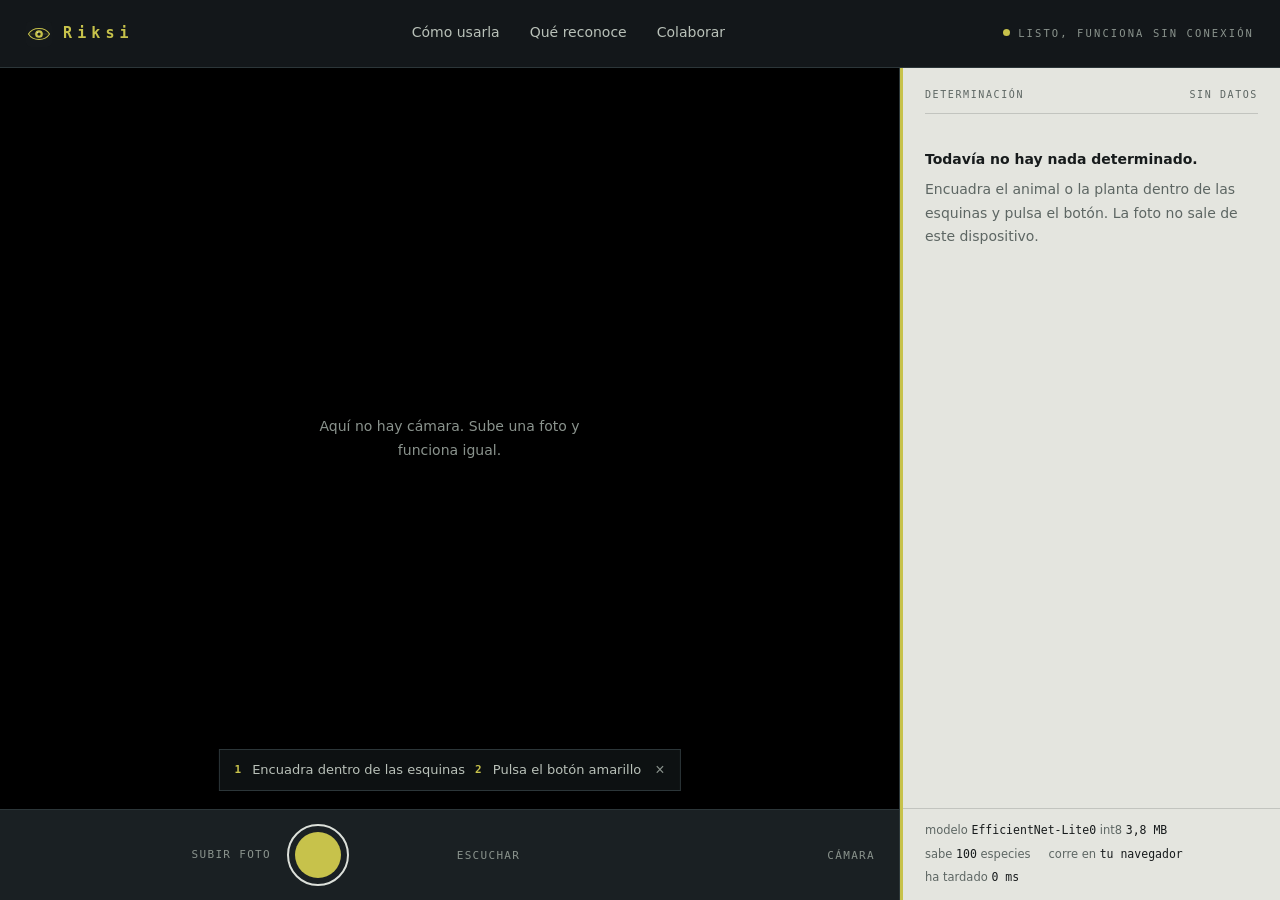
<file: docs/app.html>
<!DOCTYPE html>
<html lang="es">
<head>
<meta charset="utf-8">
<meta name="viewport" content="width=device-width, initial-scale=1, viewport-fit=cover">
<meta name="theme-color" content="#14181b">
<title>Riksi · Identificar una especie con la cámara</title>
<meta name="description" content="Apunta la cámara a un animal o una planta del Ecuador. El modelo corre dentro del navegador, sin enviar la foto a ningún servidor.">
<link rel="icon" href="icono.svg">
<link rel="manifest" href="manifest.json">
<meta name="apple-mobile-web-app-capable" content="yes">
<meta name="apple-mobile-web-app-title" content="Riksi">
<link rel="stylesheet" href="estilo.css">
</head>
<body class="app">

<header class="barra">
  <a class="marca" href="index.html"><img src="icono.svg" alt="">Riksi</a>
  <nav class="menu">
    <a href="index.html#como">Cómo usarla</a>
    <a href="index.html#reconoce">Qué reconoce</a>
    <a href="index.html#colaborar">Colaborar</a>
  </nav>
  <span class="etiqueta" id="meta" style="margin-left:auto;color:var(--tenue)">cargando</span>
</header>

<div class="tablero">
  <div class="columna">
    <main id="visor">
      <video id="camara" playsinline muted autoplay hidden></video>
      <img id="foto" hidden alt="">
      <div id="mira" hidden></div>
      <p id="aviso">Cargando el modelo. Son 3,8 MB y se quedan guardados, así que
         la próxima vez abre sin conexión.</p>

      <div class="guia" id="guia" hidden>
        <b>1</b> Encuadra dentro de las esquinas
        <b>2</b> Pulsa el botón amarillo
        <button type="button" aria-label="Cerrar la guía" id="cerrar-guia">×</button>
      </div>
    </main>

    <nav class="controles">
      <label class="secundario" for="archivo" tabindex="0" role="button">Subir foto</label>
      <input id="archivo" type="file" accept="image/*">
      <button id="identificar" class="obturador" disabled aria-label="Identificar lo que ve la cámara">
        <span></span>
      </button>
      <button id="oir" class="secundario" hidden>Escuchar</button>
      <button id="volver" class="secundario">Cámara</button>
    </nav>
  </div>

  <aside id="panel">
    <section id="ficha" aria-live="polite">
      <div class="encabezado"><span>Determinación</span><span>sin datos</span></div>
      <p class="vacio"><b>Todavía no hay nada determinado.</b>
         Encuadra el animal o la planta dentro de las esquinas y pulsa el botón.
         La foto no sale de este dispositivo.</p>
    </section>
    <div class="historial" id="historial" hidden>
      <p>Esta salida</p>
      <div class="tira" id="tira"></div>
    </div>
    <footer class="telemetria">
      <span>modelo <b>EfficientNet-Lite0</b> int8 <b id="peso">3,8 MB</b></span>
      <span>sabe <b id="n-especies">100</b> especies</span>
      <span>corre en <b id="motor">tu navegador</b></span>
      <span>ha tardado <b id="ms">0 ms</b></span>
    </footer>
  </aside>
</div>

<script src="vendor/ort.wasm.min.js"></script>
<script src="app.js"></script>
</body>
</html>
</file>
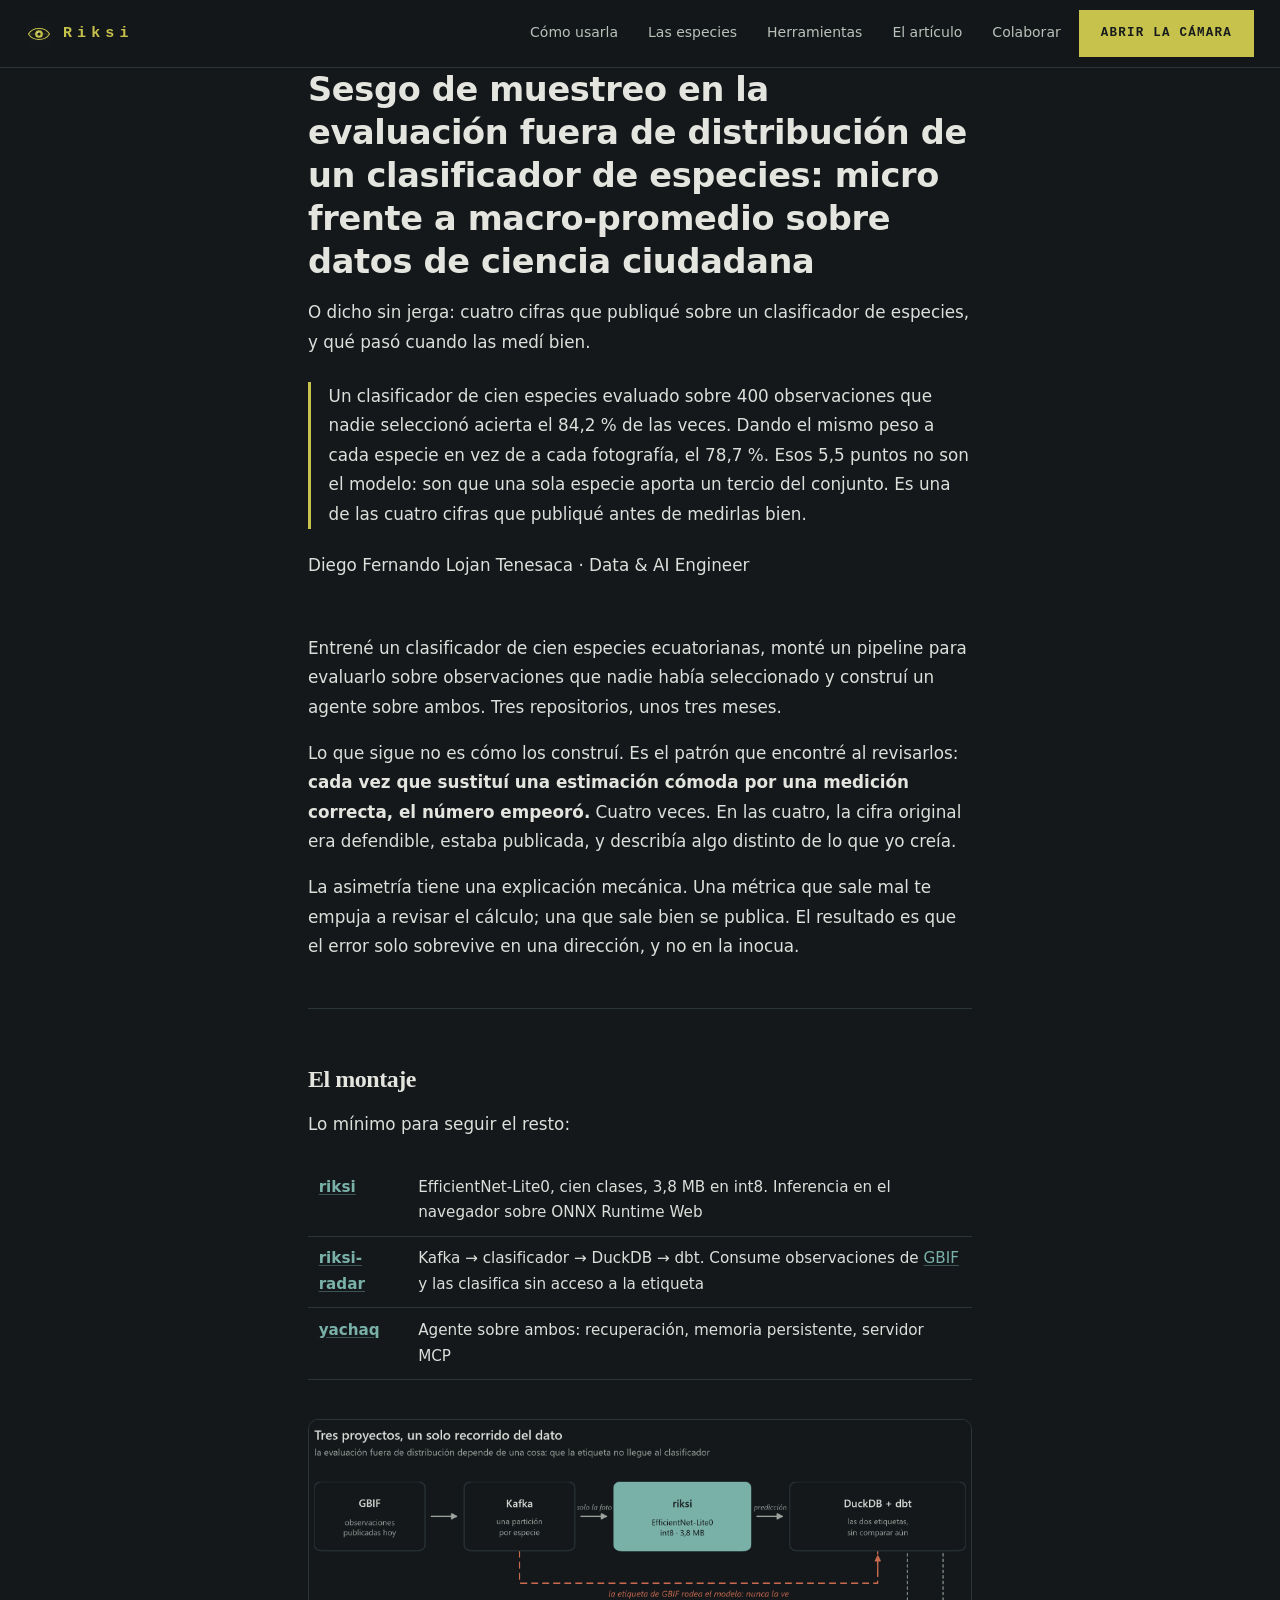
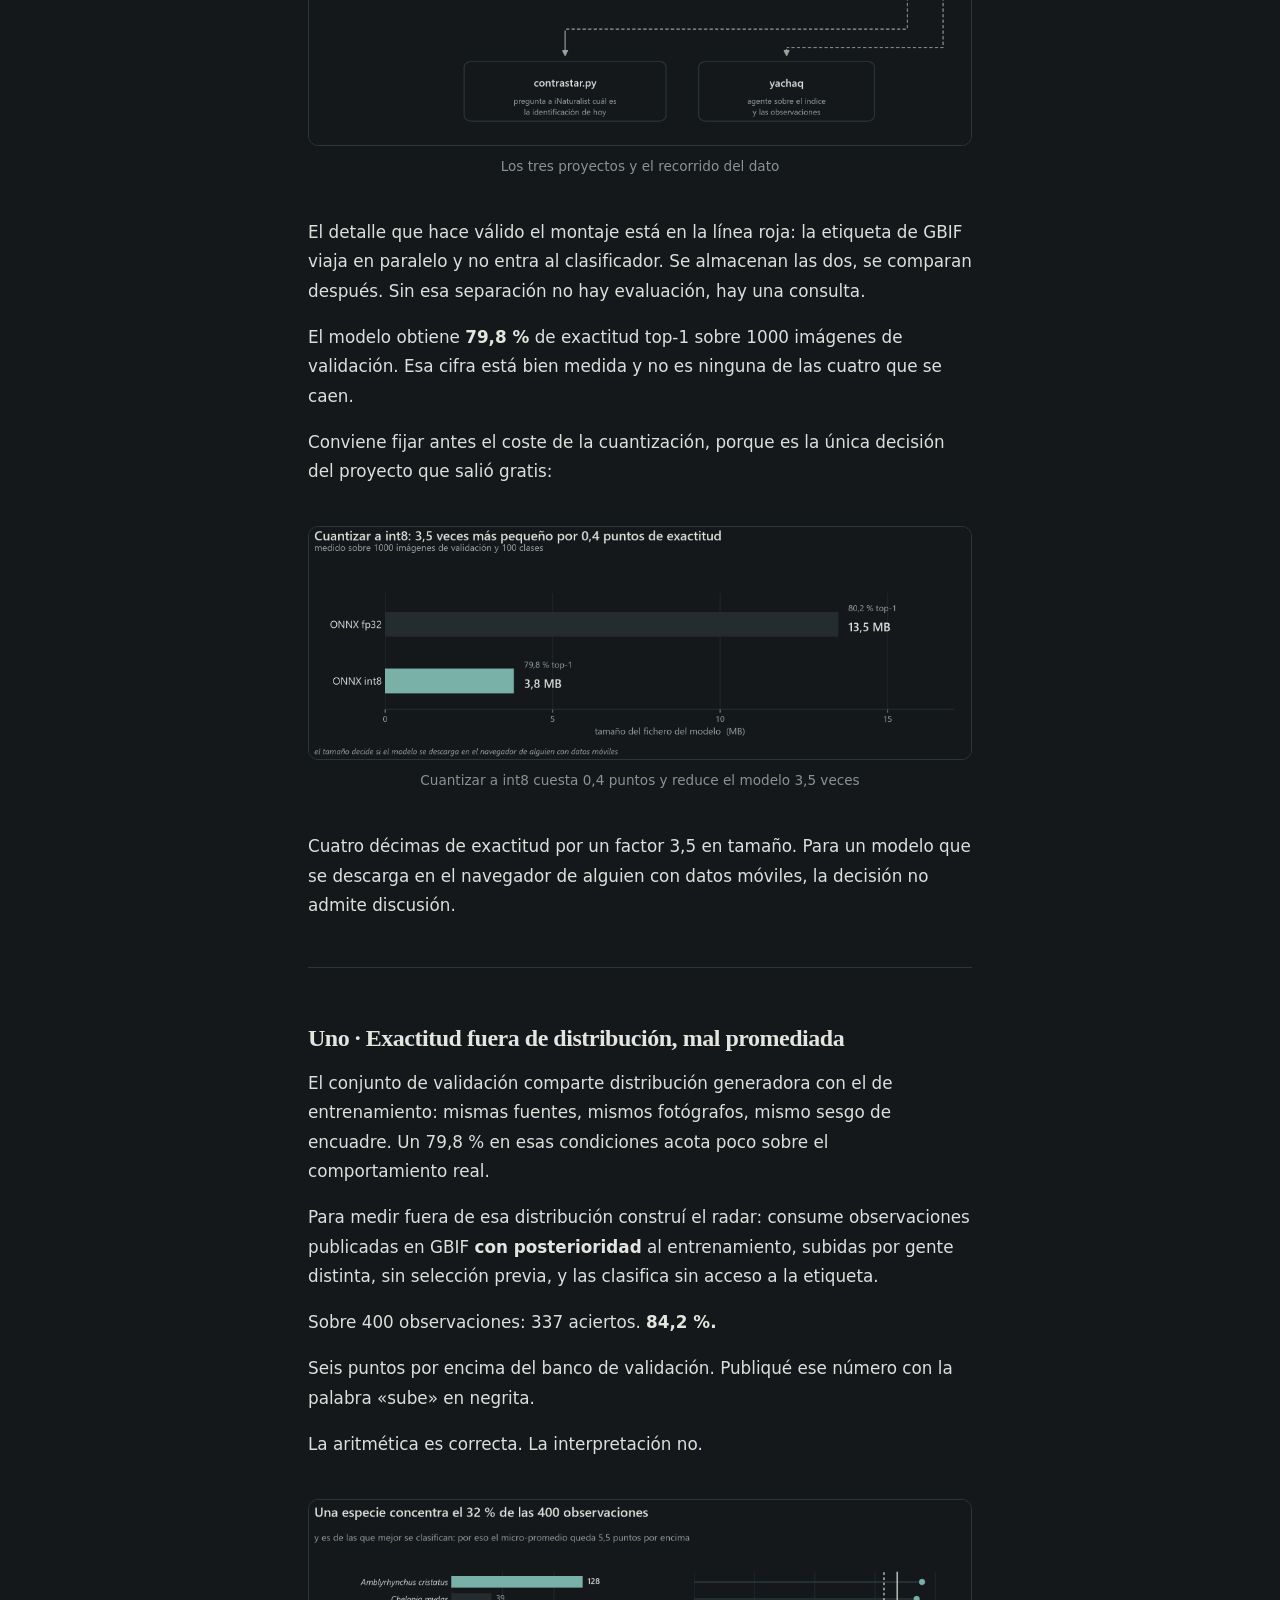
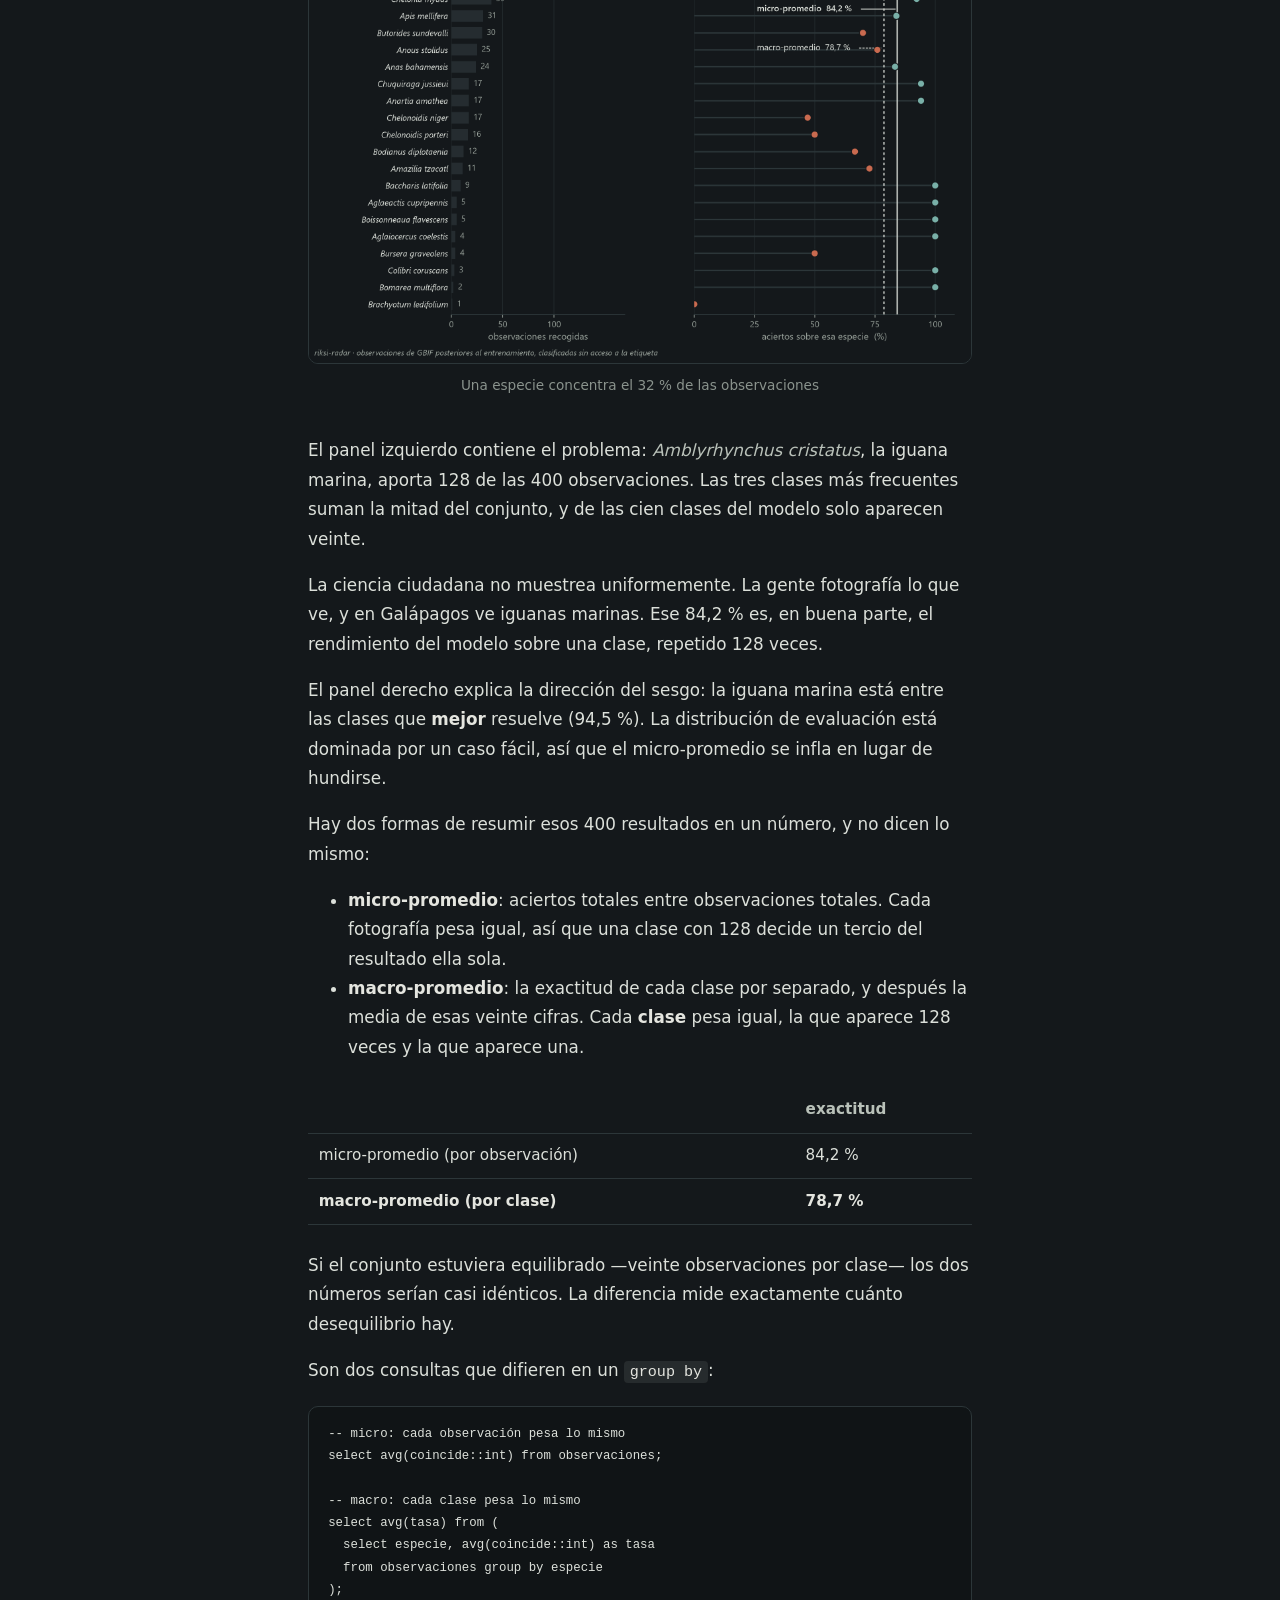
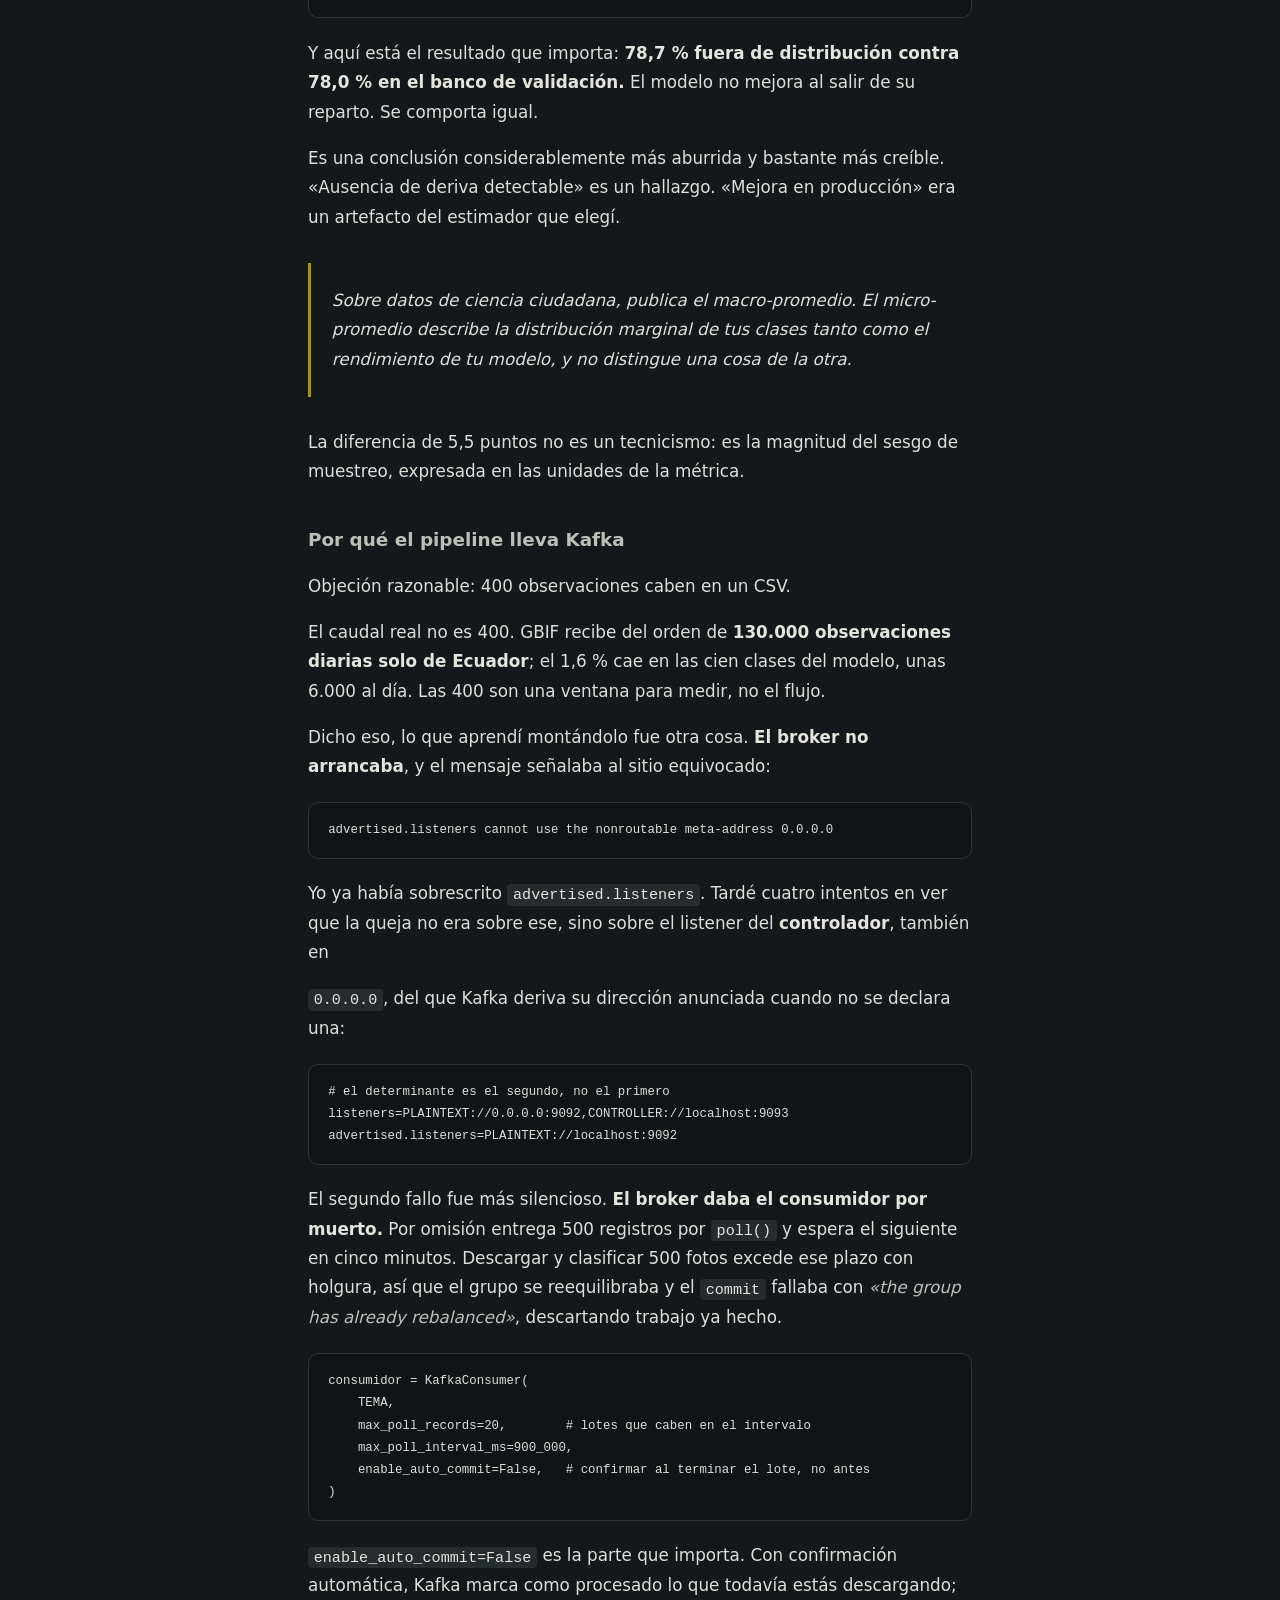
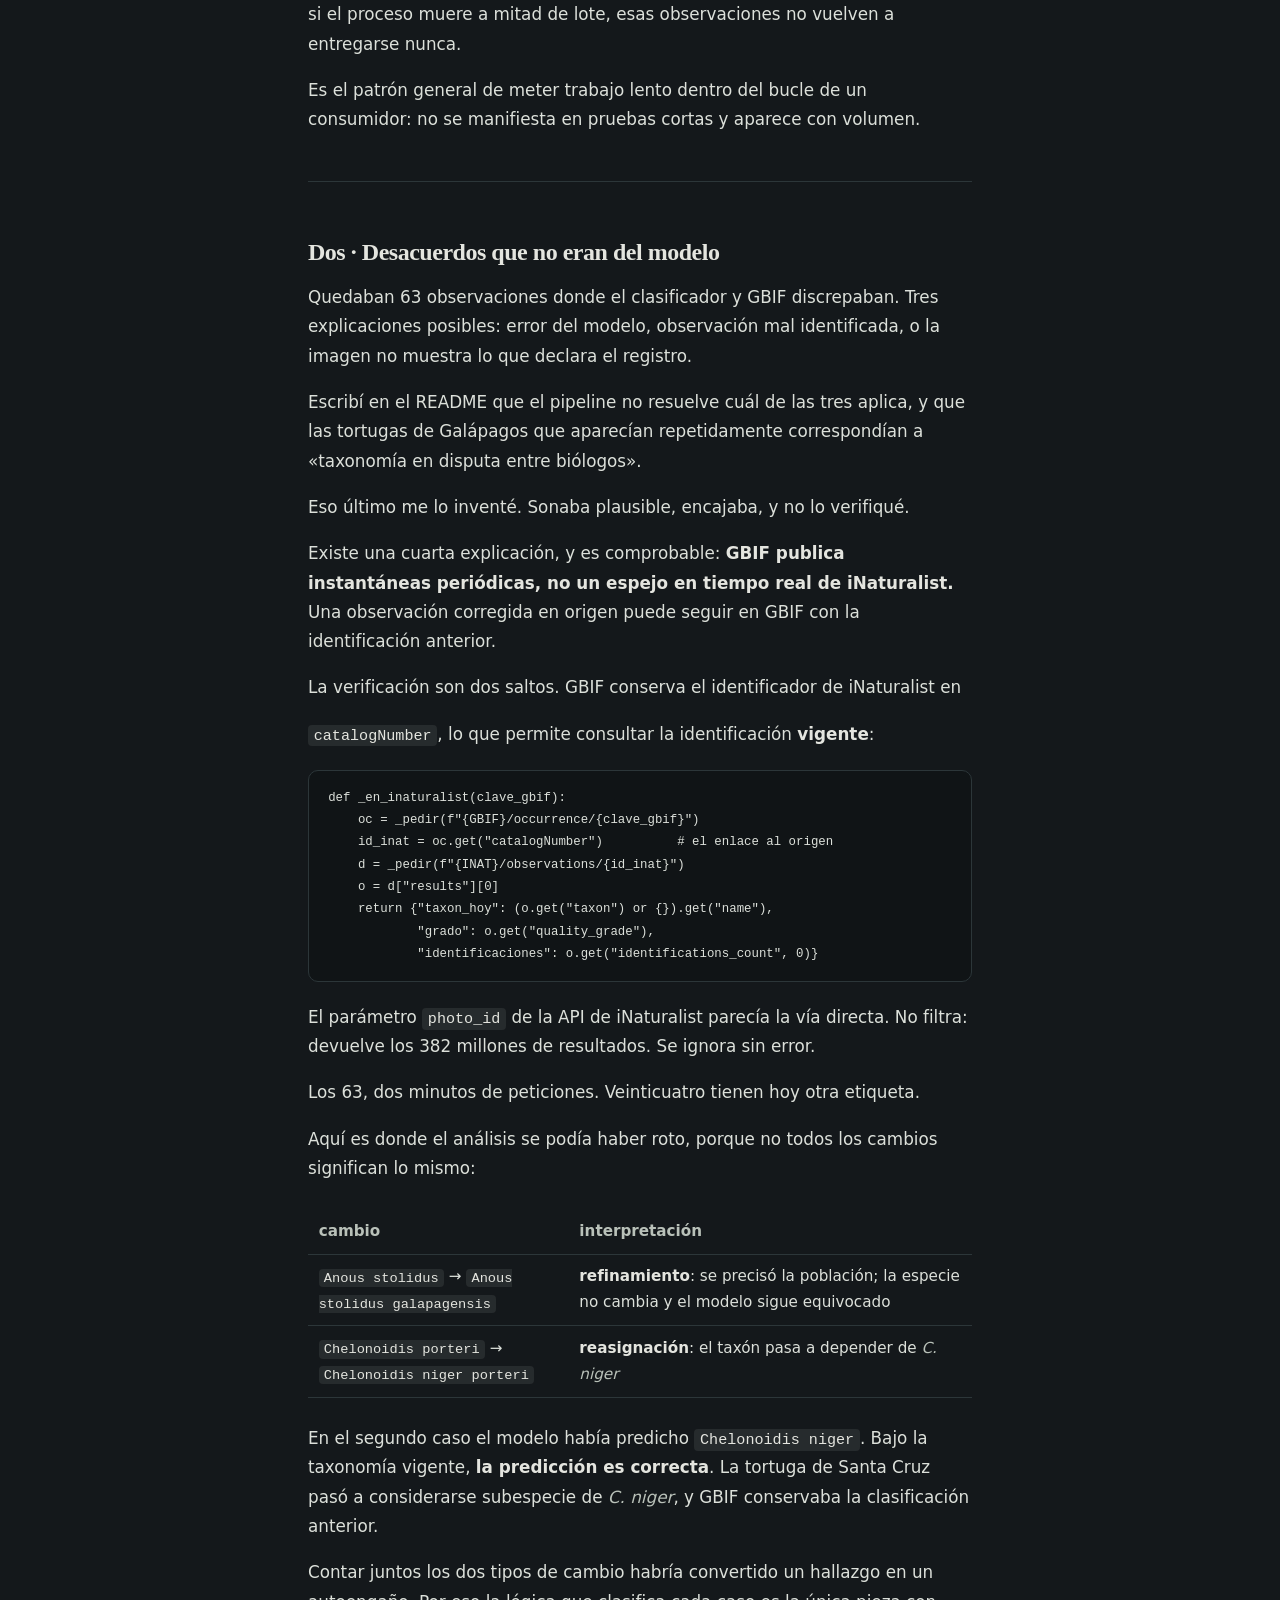
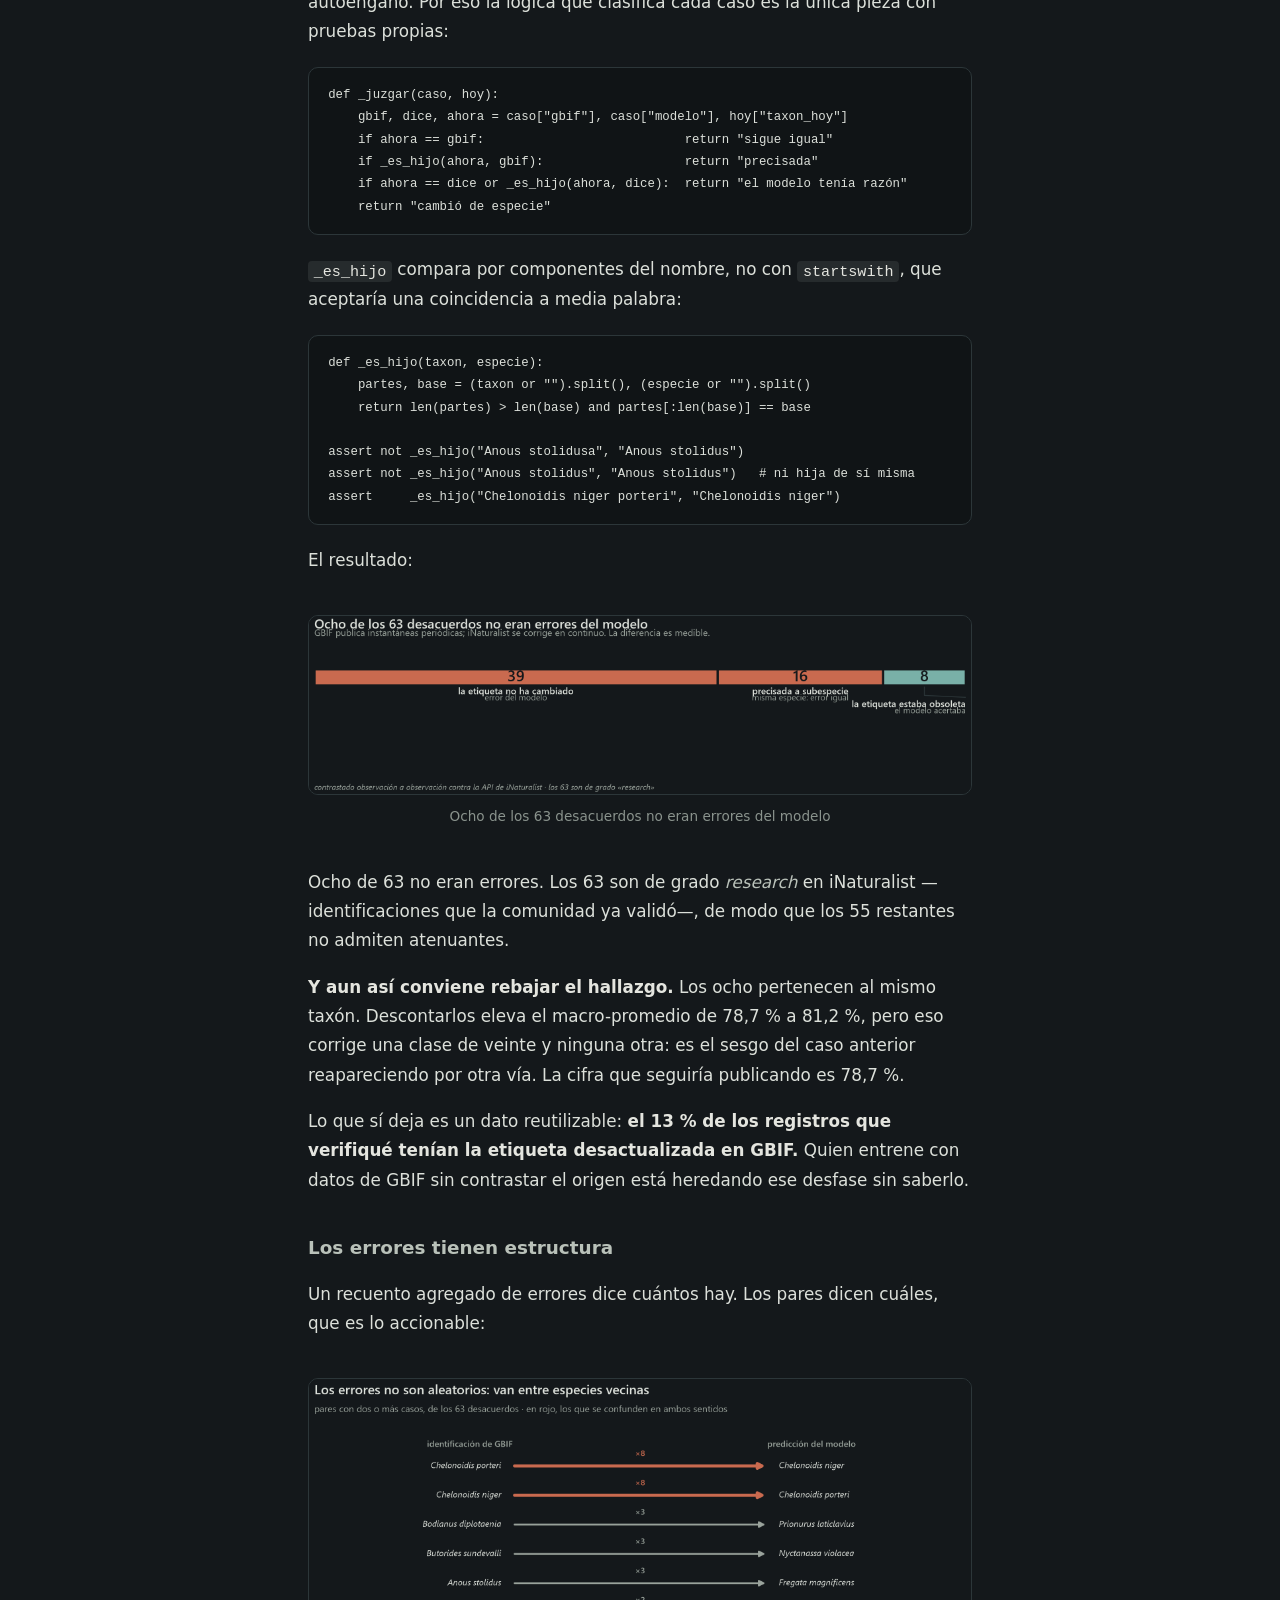
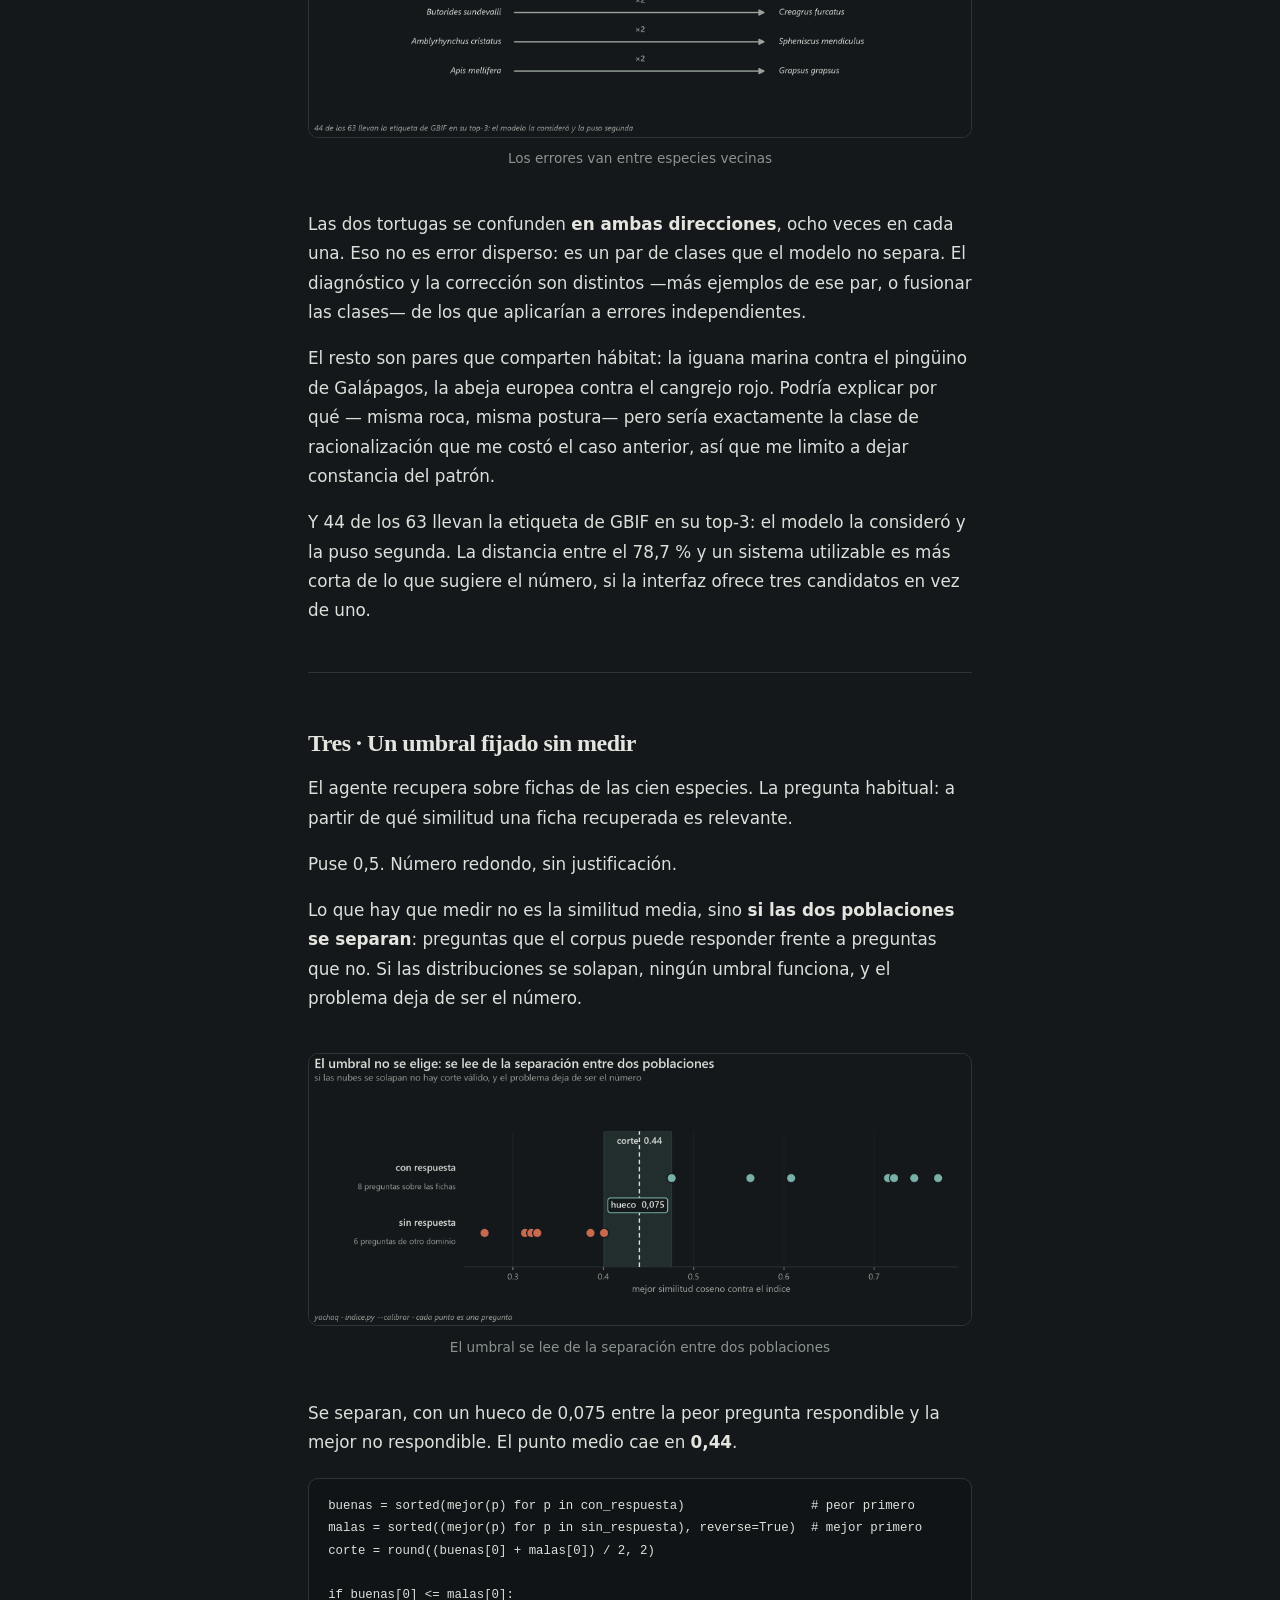
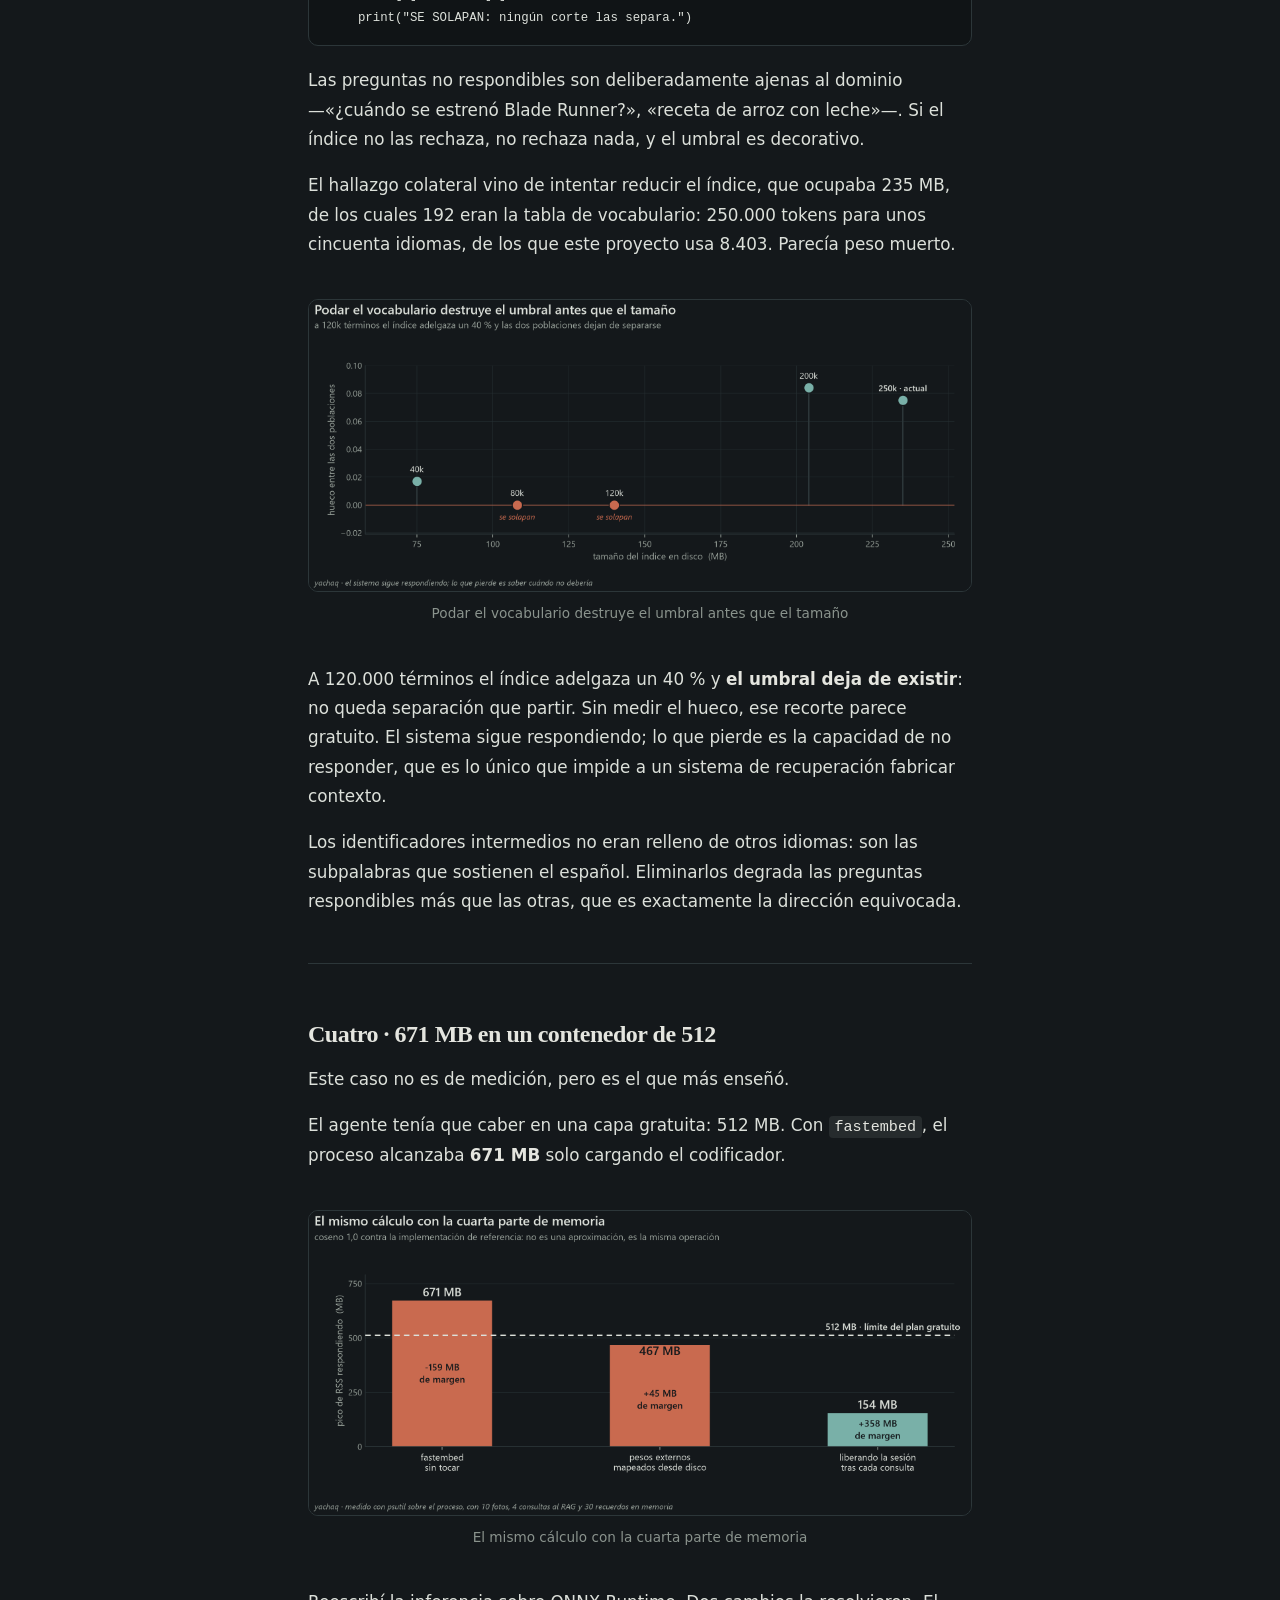
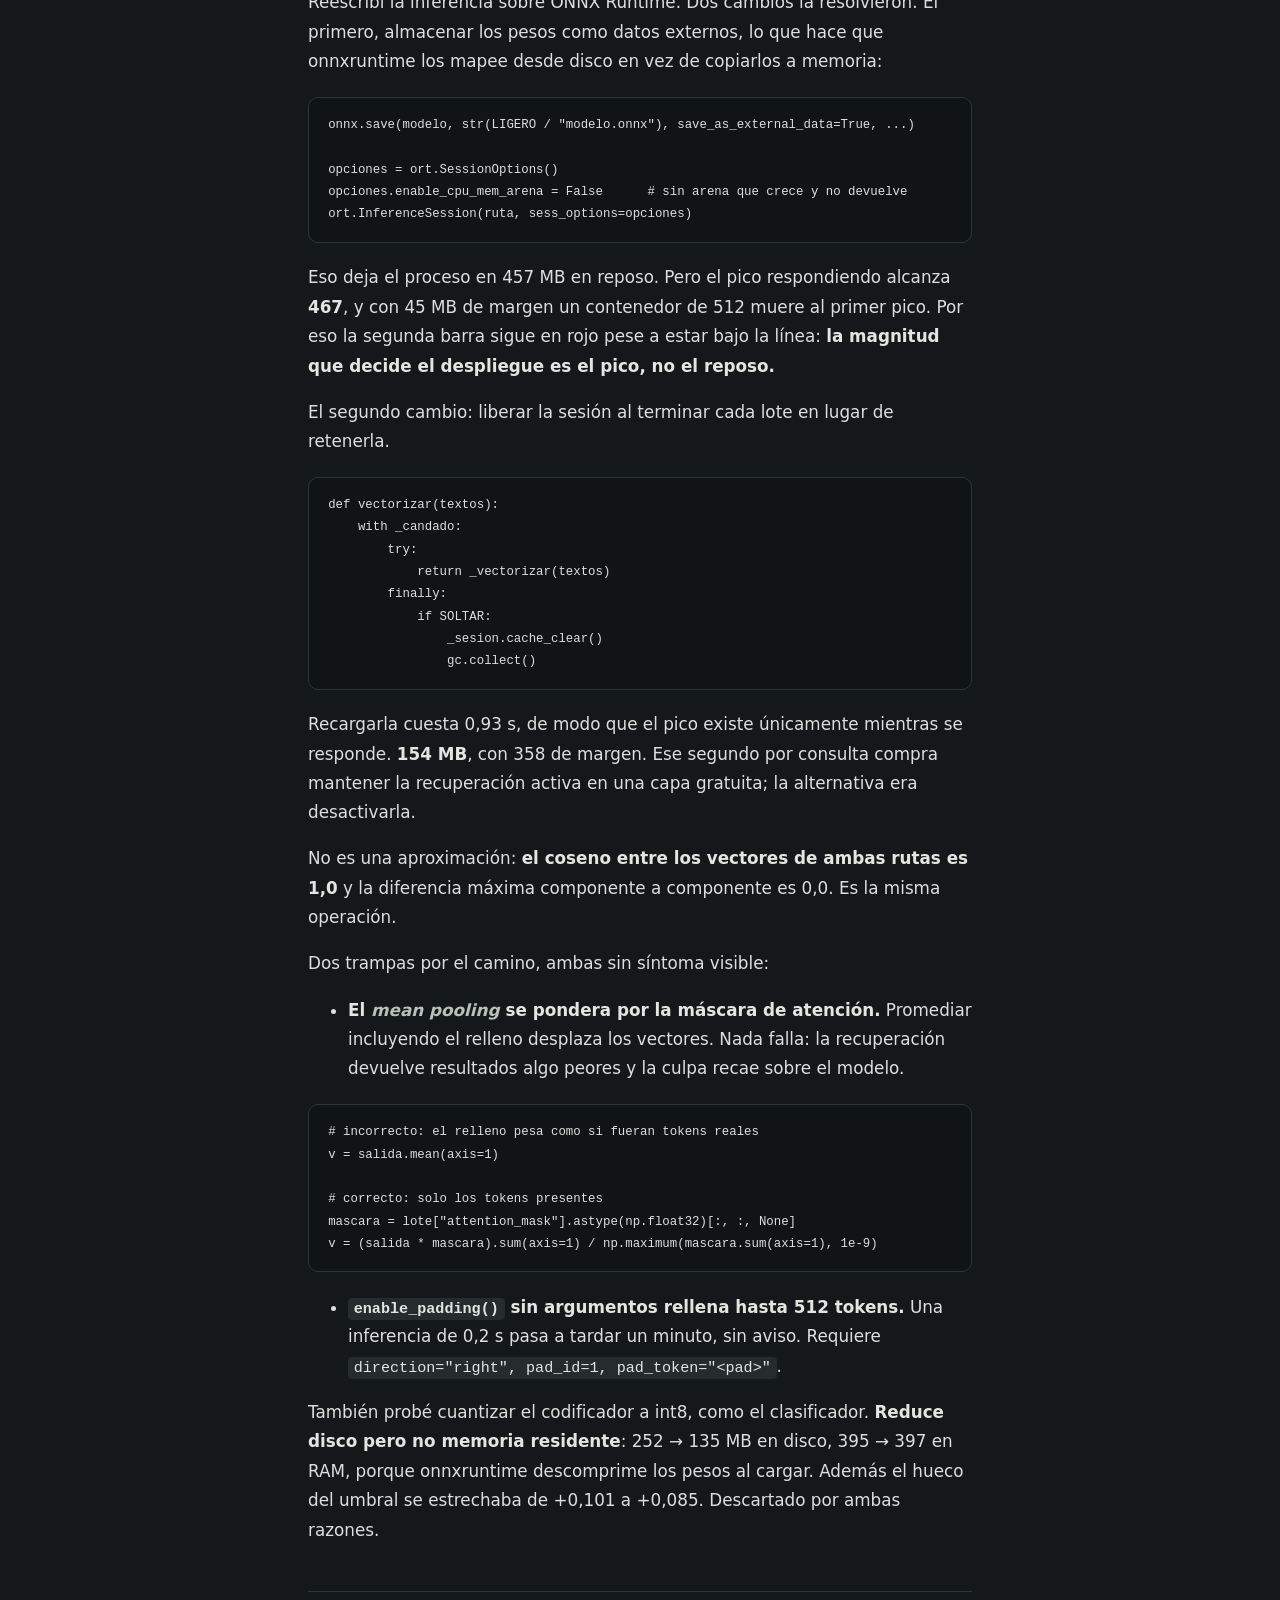
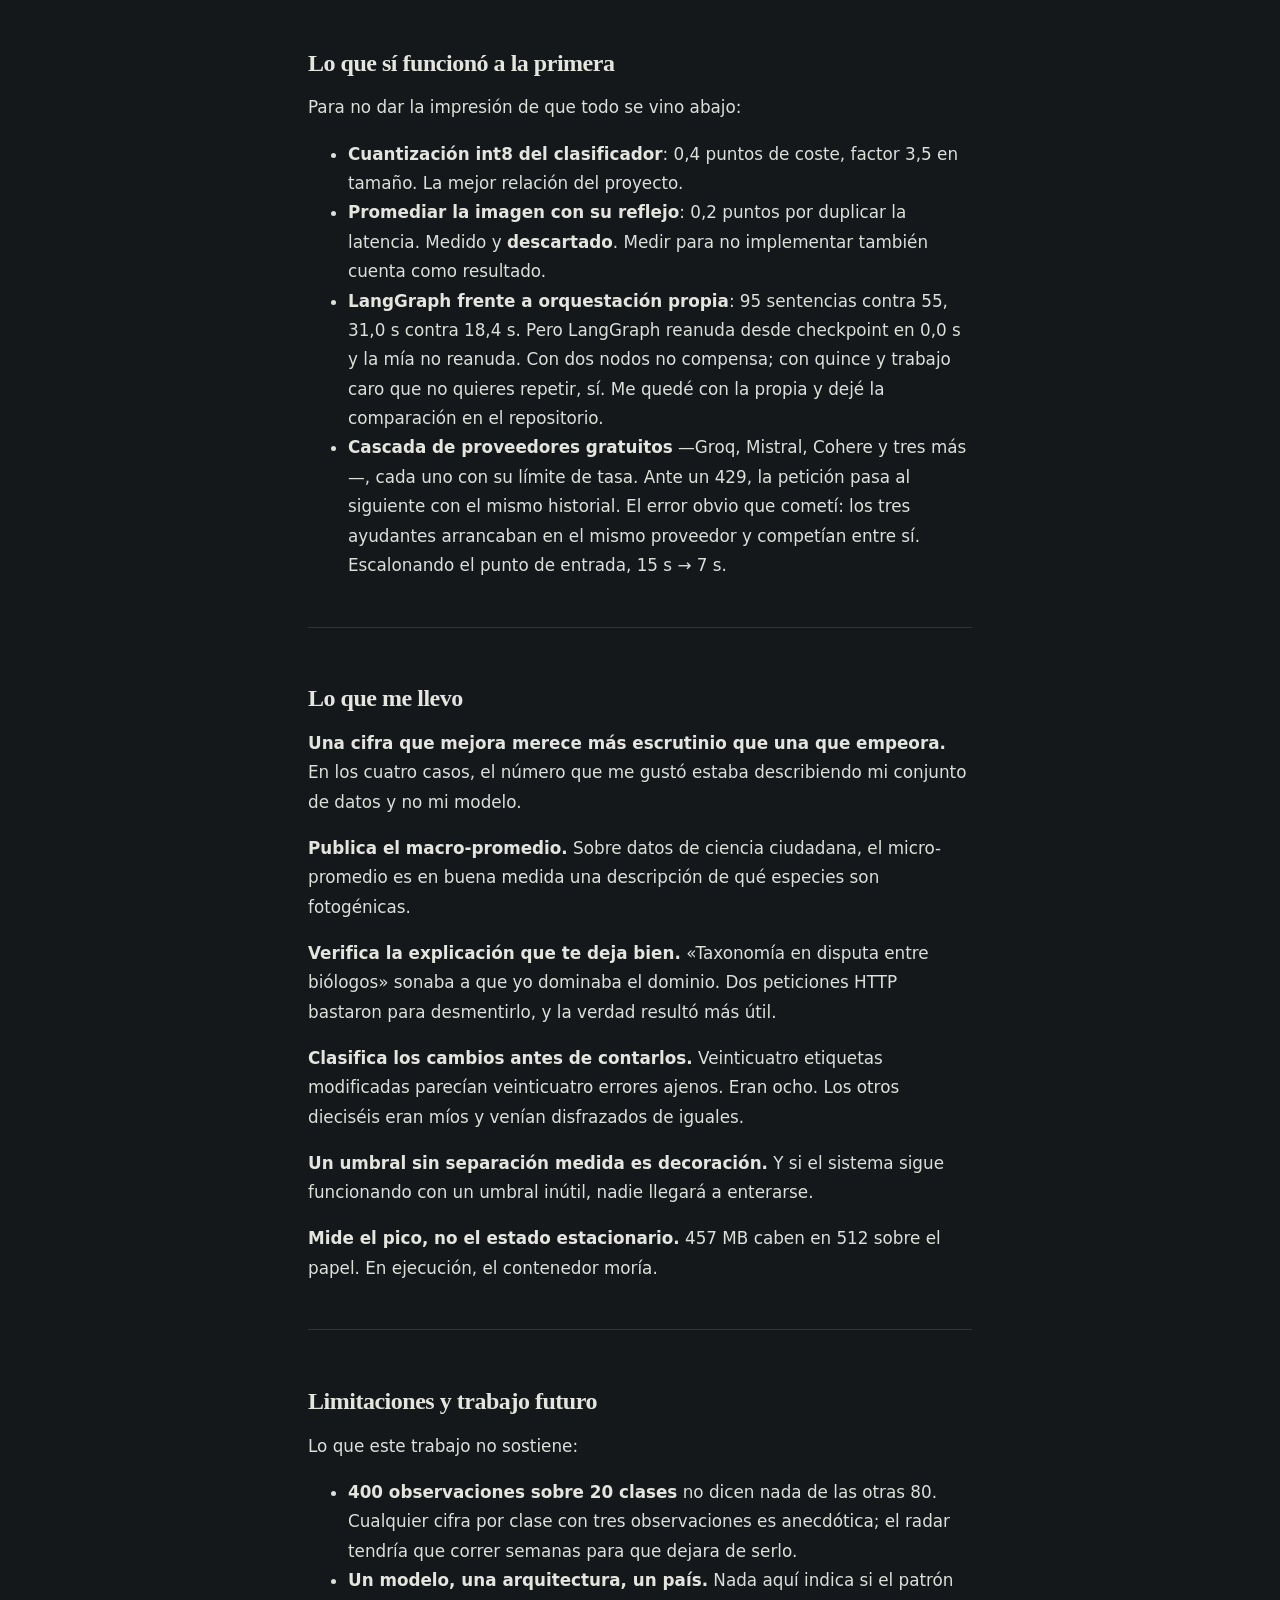
<file: docs/articulo.html>
<!DOCTYPE html>
<html lang="es">
<head>
<meta charset="utf-8">
<meta name="viewport" content="width=device-width, initial-scale=1">
<meta name="theme-color" content="#14181b">
<title>Sesgo de muestreo en evaluación fuera de distribución · Riksi</title>
<meta name="description" content="Un clasificador de cien especies evaluado sobre 400 observaciones que nadie seleccionó acierta el 84,2 % de las veces. Dando el mismo peso a cada especie en vez de a cada fotografía, el 78,7 %. Esos 5,5 puntos no son el modelo: son que una sola especie aporta un tercio del conjunto. Es una de las cuatro cifras que publiqué antes de medirlas bien.">
<meta name="author" content="Diego Fernando Lojan Tenesaca">
<link rel="canonical" href="https://diegofernandolojantenesaca.github.io/riski/articulo.html">
<meta property="og:type" content="article">
<meta property="og:title" content="Sesgo de muestreo en la evaluación fuera de distribución de un clasificador de especies: micro frente a macro-promedio sobre datos de ciencia ciudadana">
<meta property="og:description" content="Un clasificador de cien especies evaluado sobre 400 observaciones que nadie seleccionó acierta el 84,2 % de las veces. Dando el mismo peso a cada especie en vez de a cada fotografía, el 78,7 %. Esos 5,5 puntos no son el modelo: son que una sola especie aporta un tercio del conjunto. Es una de las cuatro cifras que publiqué antes de medirlas bien.">
<meta property="og:image" content="https://diegofernandolojantenesaca.github.io/riski/articulo/sesgo.png">
<meta name="twitter:card" content="summary_large_image">
<link rel="icon" href="icono.svg">
<link rel="stylesheet" href="estilo.css">
<script type="application/ld+json">
{
  "@context": "https://schema.org",
  "@type": "TechArticle",
  "headline": "Sesgo de muestreo en la evaluación fuera de distribución de un clasificador de especies: micro frente a macro-promedio sobre datos de ciencia ciudadana",
  "description": "Un clasificador de cien especies evaluado sobre 400 observaciones que nadie seleccionó acierta el 84,2 % de las veces. Dando el mismo peso a cada especie en vez de a cada fotografía, el 78,7 %. Esos 5,5 puntos no son el modelo: son que una sola especie aporta un tercio del conjunto. Es una de las cuatro cifras que publiqué antes de medirlas bien.",
  "image": "https://diegofernandolojantenesaca.github.io/riski/articulo/sesgo.png",
  "author": {
    "@type": "Person",
    "name": "Diego Fernando Lojan Tenesaca",
    "jobTitle": "Data & AI Engineer",
    "url": "https://github.com/DiegoFernandoLojanTenesaca"
  },
  "inLanguage": "es",
  "keywords": "evaluación fuera de distribución, macro-promedio, sesgo de muestreo, ciencia ciudadana, GBIF, ONNX"
}
</script>
<style>
/* **El sitio es de fondo oscuro.** Estas reglas estaban escritas para papel
   blanco —`--tinta` es #171b1c— y dejaban la entradilla en negro sobre negro,
   ilegible. Aquí se usa la paleta clara del tema: `--texto` para el cuerpo,
   `--suave` para lo secundario y `--papel` para lo que va sobre fondo. */
.escrito { max-width: 44rem; margin: 0 auto; padding: 0 20px 90px;
            color: var(--texto); }
/* Más contenido que un titular corto: el tamaño baja y el interlineado sube,
   porque tres líneas a 2,6rem ocupan media pantalla en un móvil. */
.escrito h1 { font-size: clamp(1.6rem, 3.6vw, 2.1rem); line-height: 1.28;
               margin: 0 0 .55em; letter-spacing: -.01em; color: var(--papel);
               font-weight: 600; }
.escrito h2 { margin: 2.4em 0 .5em; font-size: 1.5rem; color: var(--papel);
               font-weight: 600; }
.escrito h3 { margin: 2em 0 .4em; font-size: 1.15rem; color: var(--suave);
               font-weight: 600; }
.escrito p, .escrito li { font-size: 1.05rem; line-height: 1.75;
                           color: var(--texto); }
.escrito strong { color: var(--papel); font-weight: 600; }
.escrito em { color: var(--suave); }
.escrito a { color: var(--agua); text-decoration-color: rgba(121,176,168,.4);
              text-underline-offset: 2px; }
.escrito a:hover { color: var(--liquen); }
.escrito figure { margin: 2.4em 0; }
.escrito figure img { width: 100%; height: auto; display: block;
                       border: 1px solid var(--marea); border-radius: 10px; }
.escrito figcaption { margin-top: .7em; font-size: .85rem; color: var(--tenue);
                       text-align: center; }
/* El fondo del código va un paso por debajo del de la página, no por encima:
   sobre fondo oscuro, un bloque más claro pesa demasiado en la lectura. */
.escrito pre { background: var(--basalto-3); color: var(--texto);
                border: 1px solid var(--marea); border-radius: 10px;
                padding: 1rem 1.2rem; overflow-x: auto; margin: 1.5em 0;
                font-size: .86rem; line-height: 1.62; }
.escrito pre code { background: none; padding: 0; color: inherit; }
.escrito code { background: rgba(220,224,218,.09); color: var(--papel);
                 padding: .12em .38em; border-radius: 4px; font-size: .9em; }
.escrito table { width: 100%; border-collapse: collapse; margin: 1.7em 0;
                  font-size: .95rem; }
.escrito th, .escrito td { border-bottom: 1px solid var(--marea);
                            padding: .62em .7em; text-align: left;
                            vertical-align: top; color: var(--texto); }
.escrito th { color: var(--suave); font-weight: 600; }
.escrito blockquote { margin: 1.9em 0; padding: .35em 0 .35em 1.3rem;
                       border-left: 3px solid var(--liquen-2);
                       color: var(--suave); font-style: italic; }
.escrito hr { border: 0; border-top: 1px solid var(--marea); margin: 2.8em 0; }
.bajada-art { font-size: 1.2rem; line-height: 1.55; color: var(--suave);
               margin: -.2em 0 1.5em; font-weight: 400; }
.resumen { font-size: 1.15rem; line-height: 1.65; color: var(--papel);
            margin: 0 0 1.3em; padding-left: 1.1rem;
            border-left: 3px solid var(--liquen); }
.entradilla { color: var(--tenue); font-size: .95rem; margin: 0 0 3.2em;
               line-height: 1.75; }
.entradilla b { color: var(--suave); font-weight: 600; }
.entradilla a { color: var(--suave); }
</style>
</head>
<body>

<header class="barra">
  <a class="marca" href="index.html"><img src="icono.svg" alt="">Riksi</a>
  <nav class="menu">
    <a href="index.html#como">Cómo usarla</a>
    <a href="especies.html">Las especies</a>
    <a href="index.html#herramientas">Herramientas</a>
    <a href="articulo.html">El artículo</a>
    <a href="index.html#colaborar">Colaborar</a>
  </nav>
  <a class="boton" href="app.html">Abrir la cámara</a>
</header>

<div class="envoltura">
<article class="escrito">
<h1>Sesgo de muestreo en la evaluación fuera de distribución de un clasificador de especies: micro frente a macro-promedio sobre datos de ciencia ciudadana</h1>
<p class="bajada-art">O dicho sin jerga: cuatro cifras que publiqué sobre un clasificador de especies, y qué pasó cuando las medí bien.</p>
<p class="resumen">Un clasificador de cien especies evaluado sobre 400 observaciones que nadie seleccionó acierta el 84,2 % de las veces. Dando el mismo peso a cada especie en vez de a cada fotografía, el 78,7 %. Esos 5,5 puntos no son el modelo: son que una sola especie aporta un tercio del conjunto. Es una de las cuatro cifras que publiqué antes de medirlas bien.</p>
<p class="entradilla">Diego Fernando Lojan Tenesaca · Data &amp; AI Engineer</p>
<p>Entrené un clasificador de cien especies ecuatorianas, monté un pipeline para evaluarlo sobre observaciones que nadie había seleccionado y construí un agente sobre ambos. Tres repositorios, unos tres meses.</p>
<p>Lo que sigue no es cómo los construí. Es el patrón que encontré al revisarlos: <strong>cada vez que sustituí una estimación cómoda por una medición correcta, el número empeoró.</strong> Cuatro veces. En las cuatro, la cifra original era defendible, estaba publicada, y describía algo distinto de lo que yo creía.</p>
<p>La asimetría tiene una explicación mecánica. Una métrica que sale mal te empuja a revisar el cálculo; una que sale bien se publica. El resultado es que el error solo sobrevive en una dirección, y no en la inocua.</p>
<hr>
<h2>El montaje</h2>
<p>Lo mínimo para seguir el resto:</p>
<table>
<tr><td><strong><a href="https://github.com/DiegoFernandoLojanTenesaca/riski">riksi</a></strong></td><td>EfficientNet-Lite0, cien clases, 3,8 MB en int8. Inferencia en el navegador sobre ONNX Runtime Web</td></tr>
<tr><td><strong><a href="https://github.com/DiegoFernandoLojanTenesaca/riksi-radar">riksi-radar</a></strong></td><td>Kafka → clasificador → DuckDB → dbt. Consume observaciones de <a href="https://www.gbif.org/">GBIF</a> y las clasifica sin acceso a la etiqueta</td></tr>
<tr><td><strong><a href="https://github.com/DiegoFernandoLojanTenesaca/yachaq">yachaq</a></strong></td><td>Agente sobre ambos: recuperación, memoria persistente, servidor MCP</td></tr></table>
<figure><img src="articulo/arquitectura-oscuro.png" alt="Los tres proyectos y el recorrido del dato"><figcaption>Los tres proyectos y el recorrido del dato</figcaption></figure>
<p>El detalle que hace válido el montaje está en la línea roja: la etiqueta de GBIF viaja en paralelo y no entra al clasificador. Se almacenan las dos, se comparan después. Sin esa separación no hay evaluación, hay una consulta.</p>
<p>El modelo obtiene <strong>79,8 %</strong> de exactitud top-1 sobre 1000 imágenes de validación. Esa cifra está bien medida y no es ninguna de las cuatro que se caen.</p>
<p>Conviene fijar antes el coste de la cuantización, porque es la única decisión del proyecto que salió gratis:</p>
<figure><img src="articulo/cuantizacion-oscuro.png" alt="Cuantizar a int8 cuesta 0,4 puntos y reduce el modelo 3,5 veces"><figcaption>Cuantizar a int8 cuesta 0,4 puntos y reduce el modelo 3,5 veces</figcaption></figure>
<p>Cuatro décimas de exactitud por un factor 3,5 en tamaño. Para un modelo que se descarga en el navegador de alguien con datos móviles, la decisión no admite discusión.</p>
<hr>
<h2>Uno · Exactitud fuera de distribución, mal promediada</h2>
<p>El conjunto de validación comparte distribución generadora con el de entrenamiento: mismas fuentes, mismos fotógrafos, mismo sesgo de encuadre. Un 79,8 % en esas condiciones acota poco sobre el comportamiento real.</p>
<p>Para medir fuera de esa distribución construí el radar: consume observaciones publicadas en GBIF <strong>con posterioridad</strong> al entrenamiento, subidas por gente distinta, sin selección previa, y las clasifica sin acceso a la etiqueta.</p>
<p>Sobre 400 observaciones: 337 aciertos. <strong>84,2 %.</strong></p>
<p>Seis puntos por encima del banco de validación. Publiqué ese número con la palabra «sube» en negrita.</p>
<p>La aritmética es correcta. La interpretación no.</p>
<figure><img src="articulo/sesgo-oscuro.png" alt="Una especie concentra el 32 % de las observaciones"><figcaption>Una especie concentra el 32 % de las observaciones</figcaption></figure>
<p>El panel izquierdo contiene el problema: <em>Amblyrhynchus cristatus</em>, la iguana marina, aporta 128 de las 400 observaciones. Las tres clases más frecuentes suman la mitad del conjunto, y de las cien clases del modelo solo aparecen veinte.</p>
<p>La ciencia ciudadana no muestrea uniformemente. La gente fotografía lo que ve, y en Galápagos ve iguanas marinas. Ese 84,2 % es, en buena parte, el rendimiento del modelo sobre una clase, repetido 128 veces.</p>
<p>El panel derecho explica la dirección del sesgo: la iguana marina está entre las clases que <strong>mejor</strong> resuelve (94,5 %). La distribución de evaluación está dominada por un caso fácil, así que el micro-promedio se infla en lugar de hundirse.</p>
<p>Hay dos formas de resumir esos 400 resultados en un número, y no dicen lo mismo:</p>
<ul><li><strong>micro-promedio</strong>: aciertos totales entre observaciones totales. Cada fotografía pesa igual, así que una clase con 128 decide un tercio del resultado ella sola.</li><li><strong>macro-promedio</strong>: la exactitud de cada clase por separado, y después la media de esas veinte cifras. Cada <strong>clase</strong> pesa igual, la que aparece 128 veces y la que aparece una.</li></ul>
<table>
<tr><th></th><th>exactitud</th></tr>
<tr><td>micro-promedio (por observación)</td><td>84,2 %</td></tr>
<tr><td><strong>macro-promedio (por clase)</strong></td><td><strong>78,7 %</strong></td></tr></table>
<p>Si el conjunto estuviera equilibrado —veinte observaciones por clase— los dos números serían casi idénticos. La diferencia mide exactamente cuánto desequilibrio hay.</p>
<p>Son dos consultas que difieren en un <code>group by</code>:</p>
<pre><code class="lenguaje-sql">-- micro: cada observación pesa lo mismo
select avg(coincide::int) from observaciones;

-- macro: cada clase pesa lo mismo
select avg(tasa) from (
  select especie, avg(coincide::int) as tasa
  from observaciones group by especie
);</code></pre>
<p>Y aquí está el resultado que importa: <strong>78,7 % fuera de distribución contra 78,0 % en el banco de validación.</strong> El modelo no mejora al salir de su reparto. Se comporta igual.</p>
<p>Es una conclusión considerablemente más aburrida y bastante más creíble. «Ausencia de deriva detectable» es un hallazgo. «Mejora en producción» era un artefacto del estimador que elegí.</p>
<blockquote><p>Sobre datos de ciencia ciudadana, publica el macro-promedio. El micro-promedio describe la distribución marginal de tus clases tanto como el rendimiento de tu modelo, y no distingue una cosa de la otra.</p></blockquote>
<p>La diferencia de 5,5 puntos no es un tecnicismo: es la magnitud del sesgo de muestreo, expresada en las unidades de la métrica.</p>
<h3>Por qué el pipeline lleva Kafka</h3>
<p>Objeción razonable: 400 observaciones caben en un CSV.</p>
<p>El caudal real no es 400. GBIF recibe del orden de <strong>130.000 observaciones diarias solo de Ecuador</strong>; el 1,6 % cae en las cien clases del modelo, unas 6.000 al día. Las 400 son una ventana para medir, no el flujo.</p>
<p>Dicho eso, lo que aprendí montándolo fue otra cosa. <strong>El broker no arrancaba</strong>, y el mensaje señalaba al sitio equivocado:</p>
<pre><code>advertised.listeners cannot use the nonroutable meta-address 0.0.0.0</code></pre>
<p>Yo ya había sobrescrito <code>advertised.listeners</code>. Tardé cuatro intentos en ver que la queja no era sobre ese, sino sobre el listener del <strong>controlador</strong>, también en</p>
<p><code>0.0.0.0</code>, del que Kafka deriva su dirección anunciada cuando no se declara una:</p>
<pre><code class="lenguaje-properties"># el determinante es el segundo, no el primero
listeners=PLAINTEXT://0.0.0.0:9092,CONTROLLER://localhost:9093
advertised.listeners=PLAINTEXT://localhost:9092</code></pre>
<p>El segundo fallo fue más silencioso. <strong>El broker daba el consumidor por muerto.</strong> Por omisión entrega 500 registros por <code>poll()</code> y espera el siguiente en cinco minutos. Descargar y clasificar 500 fotos excede ese plazo con holgura, así que el grupo se reequilibraba y el <code>commit</code> fallaba con <em>«the group has already rebalanced»</em>, descartando trabajo ya hecho.</p>
<pre><code class="lenguaje-python">consumidor = KafkaConsumer(
    TEMA,
    max_poll_records=20,        # lotes que caben en el intervalo
    max_poll_interval_ms=900_000,
    enable_auto_commit=False,   # confirmar al terminar el lote, no antes
)</code></pre>
<p><code>enable_auto_commit=False</code> es la parte que importa. Con confirmación automática, Kafka marca como procesado lo que todavía estás descargando; si el proceso muere a mitad de lote, esas observaciones no vuelven a entregarse nunca.</p>
<p>Es el patrón general de meter trabajo lento dentro del bucle de un consumidor: no se manifiesta en pruebas cortas y aparece con volumen.</p>
<hr>
<h2>Dos · Desacuerdos que no eran del modelo</h2>
<p>Quedaban 63 observaciones donde el clasificador y GBIF discrepaban. Tres explicaciones posibles: error del modelo, observación mal identificada, o la imagen no muestra lo que declara el registro.</p>
<p>Escribí en el README que el pipeline no resuelve cuál de las tres aplica, y que las tortugas de Galápagos que aparecían repetidamente correspondían a «taxonomía en disputa entre biólogos».</p>
<p>Eso último me lo inventé. Sonaba plausible, encajaba, y no lo verifiqué.</p>
<p>Existe una cuarta explicación, y es comprobable: <strong>GBIF publica instantáneas periódicas, no un espejo en tiempo real de iNaturalist.</strong> Una observación corregida en origen puede seguir en GBIF con la identificación anterior.</p>
<p>La verificación son dos saltos. GBIF conserva el identificador de iNaturalist en</p>
<p><code>catalogNumber</code>, lo que permite consultar la identificación <strong>vigente</strong>:</p>
<pre><code class="lenguaje-python">def _en_inaturalist(clave_gbif):
    oc = _pedir(f&quot;{GBIF}/occurrence/{clave_gbif}&quot;)
    id_inat = oc.get(&quot;catalogNumber&quot;)          # el enlace al origen
    d = _pedir(f&quot;{INAT}/observations/{id_inat}&quot;)
    o = d[&quot;results&quot;][0]
    return {&quot;taxon_hoy&quot;: (o.get(&quot;taxon&quot;) or {}).get(&quot;name&quot;),
            &quot;grado&quot;: o.get(&quot;quality_grade&quot;),
            &quot;identificaciones&quot;: o.get(&quot;identifications_count&quot;, 0)}</code></pre>
<p>El parámetro <code>photo_id</code> de la API de iNaturalist parecía la vía directa. No filtra: devuelve los 382 millones de resultados. Se ignora sin error.</p>
<p>Los 63, dos minutos de peticiones. Veinticuatro tienen hoy otra etiqueta.</p>
<p>Aquí es donde el análisis se podía haber roto, porque no todos los cambios significan lo mismo:</p>
<table>
<tr><th>cambio</th><th>interpretación</th></tr>
<tr><td><code>Anous stolidus</code> → <code>Anous stolidus galapagensis</code></td><td><strong>refinamiento</strong>: se precisó la población; la especie no cambia y el modelo sigue equivocado</td></tr>
<tr><td><code>Chelonoidis porteri</code> → <code>Chelonoidis niger porteri</code></td><td><strong>reasignación</strong>: el taxón pasa a depender de <em>C. niger</em></td></tr></table>
<p>En el segundo caso el modelo había predicho <code>Chelonoidis niger</code>. Bajo la taxonomía vigente, <strong>la predicción es correcta</strong>. La tortuga de Santa Cruz pasó a considerarse subespecie de <em>C. niger</em>, y GBIF conservaba la clasificación anterior.</p>
<p>Contar juntos los dos tipos de cambio habría convertido un hallazgo en un autoengaño. Por eso la lógica que clasifica cada caso es la única pieza con pruebas propias:</p>
<pre><code class="lenguaje-python">def _juzgar(caso, hoy):
    gbif, dice, ahora = caso[&quot;gbif&quot;], caso[&quot;modelo&quot;], hoy[&quot;taxon_hoy&quot;]
    if ahora == gbif:                           return &quot;sigue igual&quot;
    if _es_hijo(ahora, gbif):                   return &quot;precisada&quot;
    if ahora == dice or _es_hijo(ahora, dice):  return &quot;el modelo tenía razón&quot;
    return &quot;cambió de especie&quot;</code></pre>
<p><code>_es_hijo</code> compara por componentes del nombre, no con <code>startswith</code>, que aceptaría una coincidencia a media palabra:</p>
<pre><code class="lenguaje-python">def _es_hijo(taxon, especie):
    partes, base = (taxon or &quot;&quot;).split(), (especie or &quot;&quot;).split()
    return len(partes) &gt; len(base) and partes[:len(base)] == base

assert not _es_hijo(&quot;Anous stolidusa&quot;, &quot;Anous stolidus&quot;)
assert not _es_hijo(&quot;Anous stolidus&quot;, &quot;Anous stolidus&quot;)   # ni hija de sí misma
assert     _es_hijo(&quot;Chelonoidis niger porteri&quot;, &quot;Chelonoidis niger&quot;)</code></pre>
<p>El resultado:</p>
<figure><img src="articulo/contraste-oscuro.png" alt="Ocho de los 63 desacuerdos no eran errores del modelo"><figcaption>Ocho de los 63 desacuerdos no eran errores del modelo</figcaption></figure>
<p>Ocho de 63 no eran errores. Los 63 son de grado <em>research</em> en iNaturalist — identificaciones que la comunidad ya validó—, de modo que los 55 restantes no admiten atenuantes.</p>
<p><strong>Y aun así conviene rebajar el hallazgo.</strong> Los ocho pertenecen al mismo taxón. Descontarlos eleva el macro-promedio de 78,7 % a 81,2 %, pero eso corrige una clase de veinte y ninguna otra: es el sesgo del caso anterior reapareciendo por otra vía. La cifra que seguiría publicando es 78,7 %.</p>
<p>Lo que sí deja es un dato reutilizable: <strong>el 13 % de los registros que verifiqué tenían la etiqueta desactualizada en GBIF.</strong> Quien entrene con datos de GBIF sin contrastar el origen está heredando ese desfase sin saberlo.</p>
<h3>Los errores tienen estructura</h3>
<p>Un recuento agregado de errores dice cuántos hay. Los pares dicen cuáles, que es lo accionable:</p>
<figure><img src="articulo/confusion-oscuro.png" alt="Los errores van entre especies vecinas"><figcaption>Los errores van entre especies vecinas</figcaption></figure>
<p>Las dos tortugas se confunden <strong>en ambas direcciones</strong>, ocho veces en cada una. Eso no es error disperso: es un par de clases que el modelo no separa. El diagnóstico y la corrección son distintos —más ejemplos de ese par, o fusionar las clases— de los que aplicarían a errores independientes.</p>
<p>El resto son pares que comparten hábitat: la iguana marina contra el pingüino de Galápagos, la abeja europea contra el cangrejo rojo. Podría explicar por qué — misma roca, misma postura— pero sería exactamente la clase de racionalización que me costó el caso anterior, así que me limito a dejar constancia del patrón.</p>
<p>Y 44 de los 63 llevan la etiqueta de GBIF en su top-3: el modelo la consideró y la puso segunda. La distancia entre el 78,7 % y un sistema utilizable es más corta de lo que sugiere el número, si la interfaz ofrece tres candidatos en vez de uno.</p>
<hr>
<h2>Tres · Un umbral fijado sin medir</h2>
<p>El agente recupera sobre fichas de las cien especies. La pregunta habitual: a partir de qué similitud una ficha recuperada es relevante.</p>
<p>Puse 0,5. Número redondo, sin justificación.</p>
<p>Lo que hay que medir no es la similitud media, sino <strong>si las dos poblaciones se separan</strong>: preguntas que el corpus puede responder frente a preguntas que no. Si las distribuciones se solapan, ningún umbral funciona, y el problema deja de ser el número.</p>
<figure><img src="articulo/poblaciones-oscuro.png" alt="El umbral se lee de la separación entre dos poblaciones"><figcaption>El umbral se lee de la separación entre dos poblaciones</figcaption></figure>
<p>Se separan, con un hueco de 0,075 entre la peor pregunta respondible y la mejor no respondible. El punto medio cae en <strong>0,44</strong>.</p>
<pre><code class="lenguaje-python">buenas = sorted(mejor(p) for p in con_respuesta)                 # peor primero
malas = sorted((mejor(p) for p in sin_respuesta), reverse=True)  # mejor primero
corte = round((buenas[0] + malas[0]) / 2, 2)

if buenas[0] &lt;= malas[0]:
    print(&quot;SE SOLAPAN: ningún corte las separa.&quot;)</code></pre>
<p>Las preguntas no respondibles son deliberadamente ajenas al dominio —«¿cuándo se estrenó Blade Runner?», «receta de arroz con leche»—. Si el índice no las rechaza, no rechaza nada, y el umbral es decorativo.</p>
<p>El hallazgo colateral vino de intentar reducir el índice, que ocupaba 235 MB, de los cuales 192 eran la tabla de vocabulario: 250.000 tokens para unos cincuenta idiomas, de los que este proyecto usa 8.403. Parecía peso muerto.</p>
<figure><img src="articulo/poda-oscuro.png" alt="Podar el vocabulario destruye el umbral antes que el tamaño"><figcaption>Podar el vocabulario destruye el umbral antes que el tamaño</figcaption></figure>
<p>A 120.000 términos el índice adelgaza un 40 % y <strong>el umbral deja de existir</strong>: no queda separación que partir. Sin medir el hueco, ese recorte parece gratuito. El sistema sigue respondiendo; lo que pierde es la capacidad de no responder, que es lo único que impide a un sistema de recuperación fabricar contexto.</p>
<p>Los identificadores intermedios no eran relleno de otros idiomas: son las subpalabras que sostienen el español. Eliminarlos degrada las preguntas respondibles más que las otras, que es exactamente la dirección equivocada.</p>
<hr>
<h2>Cuatro · 671 MB en un contenedor de 512</h2>
<p>Este caso no es de medición, pero es el que más enseñó.</p>
<p>El agente tenía que caber en una capa gratuita: 512 MB. Con <code>fastembed</code>, el proceso alcanzaba <strong>671 MB</strong> solo cargando el codificador.</p>
<figure><img src="articulo/memoria-oscuro.png" alt="El mismo cálculo con la cuarta parte de memoria"><figcaption>El mismo cálculo con la cuarta parte de memoria</figcaption></figure>
<p>Reescribí la inferencia sobre ONNX Runtime. Dos cambios la resolvieron. El primero, almacenar los pesos como datos externos, lo que hace que onnxruntime los mapee desde disco en vez de copiarlos a memoria:</p>
<pre><code class="lenguaje-python">onnx.save(modelo, str(LIGERO / &quot;modelo.onnx&quot;), save_as_external_data=True, ...)

opciones = ort.SessionOptions()
opciones.enable_cpu_mem_arena = False      # sin arena que crece y no devuelve
ort.InferenceSession(ruta, sess_options=opciones)</code></pre>
<p>Eso deja el proceso en 457 MB en reposo. Pero el pico respondiendo alcanza <strong>467</strong>, y con 45 MB de margen un contenedor de 512 muere al primer pico. Por eso la segunda barra sigue en rojo pese a estar bajo la línea: <strong>la magnitud que decide el despliegue es el pico, no el reposo.</strong></p>
<p>El segundo cambio: liberar la sesión al terminar cada lote en lugar de retenerla.</p>
<pre><code class="lenguaje-python">def vectorizar(textos):
    with _candado:
        try:
            return _vectorizar(textos)
        finally:
            if SOLTAR:
                _sesion.cache_clear()
                gc.collect()</code></pre>
<p>Recargarla cuesta 0,93 s, de modo que el pico existe únicamente mientras se responde. <strong>154 MB</strong>, con 358 de margen. Ese segundo por consulta compra mantener la recuperación activa en una capa gratuita; la alternativa era desactivarla.</p>
<p>No es una aproximación: <strong>el coseno entre los vectores de ambas rutas es 1,0</strong> y la diferencia máxima componente a componente es 0,0. Es la misma operación.</p>
<p>Dos trampas por el camino, ambas sin síntoma visible:</p>
<ul><li><strong>El <em>mean pooling</em> se pondera por la máscara de atención.</strong> Promediar incluyendo el relleno desplaza los vectores. Nada falla: la recuperación devuelve resultados algo peores y la culpa recae sobre el modelo.</li></ul>
<pre><code class="lenguaje-python"># incorrecto: el relleno pesa como si fueran tokens reales
v = salida.mean(axis=1)

# correcto: solo los tokens presentes
mascara = lote[&quot;attention_mask&quot;].astype(np.float32)[:, :, None]
v = (salida * mascara).sum(axis=1) / np.maximum(mascara.sum(axis=1), 1e-9)</code></pre>
<ul><li><strong><code>enable_padding()</code> sin argumentos rellena hasta 512 tokens.</strong> Una inferencia de 0,2 s pasa a tardar un minuto, sin aviso. Requiere <code>direction=&quot;right&quot;, pad_id=1, pad_token=&quot;&lt;pad&gt;&quot;</code>.</li></ul>
<p>También probé cuantizar el codificador a int8, como el clasificador. <strong>Reduce disco pero no memoria residente</strong>: 252 → 135 MB en disco, 395 → 397 en RAM, porque onnxruntime descomprime los pesos al cargar. Además el hueco del umbral se estrechaba de +0,101 a +0,085. Descartado por ambas razones.</p>
<hr>
<h2>Lo que sí funcionó a la primera</h2>
<p>Para no dar la impresión de que todo se vino abajo:</p>
<ul><li><strong>Cuantización int8 del clasificador</strong>: 0,4 puntos de coste, factor 3,5 en tamaño. La mejor relación del proyecto.</li><li><strong>Promediar la imagen con su reflejo</strong>: 0,2 puntos por duplicar la latencia. Medido y <strong>descartado</strong>. Medir para no implementar también cuenta como resultado.</li><li><strong>LangGraph frente a orquestación propia</strong>: 95 sentencias contra 55, 31,0 s contra 18,4 s. Pero LangGraph reanuda desde checkpoint en 0,0 s y la mía no reanuda. Con dos nodos no compensa; con quince y trabajo caro que no quieres repetir, sí. Me quedé con la propia y dejé la comparación en el repositorio.</li><li><strong>Cascada de proveedores gratuitos</strong> —Groq, Mistral, Cohere y tres más—, cada uno con su límite de tasa. Ante un 429, la petición pasa al siguiente con el mismo historial. El error obvio que cometí: los tres ayudantes arrancaban en el mismo proveedor y competían entre sí. Escalonando el punto de entrada, 15 s → 7 s.</li></ul>
<hr>
<h2>Lo que me llevo</h2>
<p><strong>Una cifra que mejora merece más escrutinio que una que empeora.</strong> En los cuatro casos, el número que me gustó estaba describiendo mi conjunto de datos y no mi modelo.</p>
<p><strong>Publica el macro-promedio.</strong> Sobre datos de ciencia ciudadana, el micro-promedio es en buena medida una descripción de qué especies son fotogénicas.</p>
<p><strong>Verifica la explicación que te deja bien.</strong> «Taxonomía en disputa entre biólogos» sonaba a que yo dominaba el dominio. Dos peticiones HTTP bastaron para desmentirlo, y la verdad resultó más útil.</p>
<p><strong>Clasifica los cambios antes de contarlos.</strong> Veinticuatro etiquetas modificadas parecían veinticuatro errores ajenos. Eran ocho. Los otros dieciséis eran míos y venían disfrazados de iguales.</p>
<p><strong>Un umbral sin separación medida es decoración.</strong> Y si el sistema sigue funcionando con un umbral inútil, nadie llegará a enterarse.</p>
<p><strong>Mide el pico, no el estado estacionario.</strong> 457 MB caben en 512 sobre el papel. En ejecución, el contenedor moría.</p>
<hr>
<h2>Limitaciones y trabajo futuro</h2>
<p>Lo que este trabajo no sostiene:</p>
<ul><li><strong>400 observaciones sobre 20 clases</strong> no dicen nada de las otras 80. Cualquier cifra por clase con tres observaciones es anecdótica; el radar tendría que correr semanas para que dejara de serlo.</li><li><strong>Un modelo, una arquitectura, un país.</strong> Nada aquí indica si el patrón se reproduce en otro conjunto o con otra red.</li><li><strong>La verificación contra iNaturalist es de un solo día.</strong> Repetirla dentro de seis meses estimaría el desfase típico de GBIF, que sería genuinamente útil para cualquiera que entrene con esos datos.</li><li><strong>El sesgo se cuantifica, no se corrige.</strong> Saber que una clase concentra el 32 % no aporta ejemplos de las otras ochenta.</li></ul>
<p>Los tres repositorios están abiertos, y cada cifra de este artículo procede de un fichero versionado en ellos; hay una comprobación ejecutable (<code>--comprobar</code>) en cada módulo que la verifica, incluidas las que sostienen estas figuras: <a href="https://github.com/DiegoFernandoLojanTenesaca/riski">riksi</a> · <a href="https://github.com/DiegoFernandoLojanTenesaca/riksi-radar">riksi-radar</a> · <a href="https://github.com/DiegoFernandoLojanTenesaca/yachaq">yachaq</a></p>
<hr>
<div class="ficha-autor" style="margin-top:44px">
  <div class="tarjeta">
    <b>Diego Fernando Lojan Tenesaca</b>
    <span>Data &amp; AI Engineer · Ecuador</span>
    <ul><li>Modelos de lenguaje, RAG y agentes</li><li>Embeddings y búsqueda vectorial</li><li>Visión por computador e inferencia con ONNX</li><li>Datos: ingesta, limpieza y publicación</li></ul>
    <a href="https://github.com/DiegoFernandoLojanTenesaca">github.com/DiegoFernandoLojanTenesaca</a>
  </div>
  <div class="relato">
    <p>Riksi empezó por un problema concreto: casi todas las herramientas para
      identificar naturaleza dan por sentado que hay internet, y en el Ecuador
      rural eso casi nunca se cumple. El reto no era entrenar un clasificador
      —eso lo hace cualquiera con un tutorial— sino que <b>cupiera en un
      teléfono modesto y siguiera acertando</b>.</p>
    <p>Este artículo es la continuación de esa idea aplicada a la medición: si
      cada decisión de ingeniería se justifica con números, esos números también
      tienen que aguantar que los revisen. Cuatro no aguantaron.</p>
    <p>De paso toca lo que hay debajo: <b>evaluación fuera de distribución</b>
      sin conjunto de prueba disponible, <b>calidad de datos</b> en fuentes
      públicas que se actualizan a distinta velocidad, <b>calibración</b> de un
      sistema de recuperación, e <b>inferencia con recursos limitados</b> —un
      clasificador de 3,8 MB en el navegador y un codificador que tenía que
      caber en 512 MB de RAM.</p>
    <p><a href="index.html">Riksi</a> ·
      <a href="https://github.com/DiegoFernandoLojanTenesaca/riksi-radar">riksi-radar</a> ·
      <a href="https://github.com/DiegoFernandoLojanTenesaca/yachaq">yachaq</a></p>
  </div>
</div>
</article>
</div>
</body>
</html>
</file>
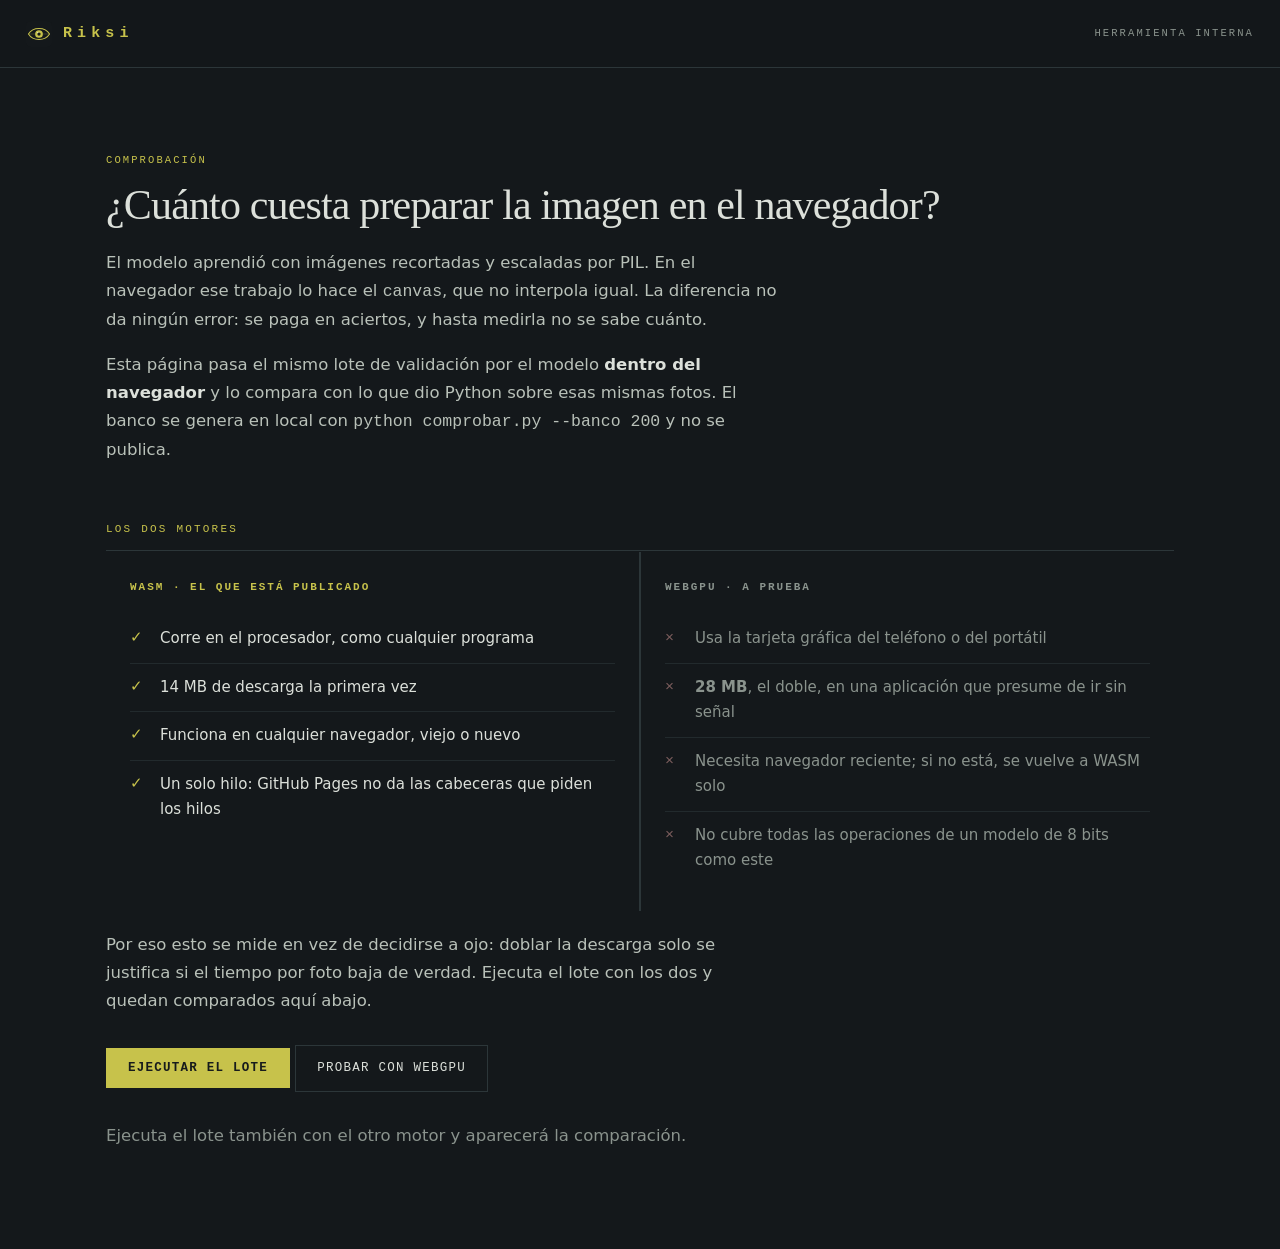
<file: docs/banco.html>
<!DOCTYPE html>
<html lang="es">
<head>
<meta charset="utf-8">
<meta name="viewport" content="width=device-width, initial-scale=1">
<meta name="robots" content="noindex">
<title>Riksi · banco de pruebas del navegador</title>
<link rel="icon" href="icono.svg">
<link rel="stylesheet" href="estilo.css">
</head>
<body>

<header class="barra">
  <a class="marca" href="index.html"><img src="icono.svg" alt="">Riksi</a>
  <span class="etiqueta" style="margin-left:auto;color:var(--tenue)">herramienta interna</span>
</header>

<div class="envoltura">
  <section style="border-top:0">
    <span class="etiqueta">Comprobación</span>
    <h2>¿Cuánto cuesta preparar la imagen en el navegador?</h2>
    <p>El modelo aprendió con imágenes recortadas y escaladas por PIL. En el
      navegador ese trabajo lo hace el <code>canvas</code>, que no interpola
      igual. La diferencia no da ningún error: se paga en aciertos, y hasta
      medirla no se sabe cuánto.</p>
    <p>Esta página pasa el mismo lote de validación por el modelo <b>dentro del
      navegador</b> y lo compara con lo que dio Python sobre esas mismas fotos.
      El banco se genera en local con <code>python comprobar.py --banco 200</code>
      y no se publica.</p>

    <h3 class="sub">Los dos motores</h3>
    <div class="versus" style="margin-top:1px">
      <div class="propia">
        <h3>WASM · el que está publicado</h3>
        <ul>
          <li>Corre en el procesador, como cualquier programa</li>
          <li>14 MB de descarga la primera vez</li>
          <li>Funciona en cualquier navegador, viejo o nuevo</li>
          <li>Un solo hilo: GitHub Pages no da las cabeceras que piden los hilos</li>
        </ul>
      </div>
      <div class="otra">
        <h3>WebGPU · a prueba</h3>
        <ul>
          <li>Usa la tarjeta gráfica del teléfono o del portátil</li>
          <li><b>28 MB</b>, el doble, en una aplicación que presume de ir sin señal</li>
          <li>Necesita navegador reciente; si no está, se vuelve a WASM solo</li>
          <li>No cubre todas las operaciones de un modelo de 8 bits como este</li>
        </ul>
      </div>
    </div>
    <p style="margin-top:20px">Por eso esto se mide en vez de decidirse a ojo:
      doblar la descarga solo se justifica si el tiempo por foto baja de verdad.
      Ejecuta el lote con los dos y quedan comparados aquí abajo.</p>

    <p style="margin-top:30px">
      <button class="boton" id="correr">Ejecutar el lote</button>
      <a class="boton hueco" id="cambiar" href="?gpu=1">Probar con WebGPU</a>
    </p>
    <p class="cuenta" id="avance"></p>

    <div class="cifras" id="marcador" hidden style="margin-top:30px;border:1px solid var(--marea)">
      <div class="cifra"><b id="m-python">·</b><span class="etiqueta">acierta Python</span></div>
      <div class="cifra"><b id="m-web">·</b><span class="etiqueta">acierta el navegador</span></div>
      <div class="cifra"><b id="m-acuerdo">·</b><span class="etiqueta">coinciden entre sí</span></div>
      <div class="cifra"><b id="m-desvio">·</b><span class="etiqueta">desvío medio de confianza</span></div>
      <div class="cifra"><b id="m-ms">·</b><span class="etiqueta">mediana por foto</span></div>
      <div class="cifra"><b id="m-px">·</b><span class="etiqueta">resolución de entrada</span></div>
      <div class="cifra"><b id="m-motor">·</b><span class="etiqueta">motor de ejecución</span></div>
    </div>

    <div id="comparativa"></div>
    <div id="discrepancias"></div>
  </section>
</div>

<script>
const $ = (s) => document.querySelector(s);
const lienzo = document.createElement("canvas");
const cx = lienzo.getContext("2d", { willReadFrequently: true });
const bufer = [document.createElement("canvas"), document.createElement("canvas")];
let sesion, clases, pre;

/* Copia exacta del preprocesado de app.js. Si aquí se escribiera otra versión,
   la prueba mediría esta página y no la aplicación, que es lo que importa. */
function aTensor(fuente, ancho, alto) {
  const tam = pre.tam;
  let sw = Math.min(ancho, alto) * (tam / pre.resize);
  let sh = sw, sx = (ancho - sw) / 2, sy = (alto - sh) / 2, origen = fuente;
  for (let i = 0; sw > tam * 2; i++) {
    const m = Math.max(tam, Math.round(sw / 2));
    const c = bufer[i % 2];
    c.width = c.height = m;
    const g = c.getContext("2d");
    g.imageSmoothingQuality = "high";
    g.drawImage(origen, sx, sy, sw, sh, 0, 0, m, m);
    origen = c; sx = sy = 0; sw = sh = m;
  }
  cx.imageSmoothingQuality = "high";
  cx.drawImage(origen, sx, sy, sw, sh, 0, 0, tam, tam);
  const px = cx.getImageData(0, 0, tam, tam).data;
  const plano = tam * tam;
  const datos = new Float32Array(3 * plano);
  for (let i = 0, p = 0; p < plano; i += 4, p++) {
    datos[p]             = (px[i]     / 255 - pre.media[0]) / pre.desv[0];
    datos[plano + p]     = (px[i + 1] / 255 - pre.media[1]) / pre.desv[1];
    datos[2 * plano + p] = (px[i + 2] / 255 - pre.media[2]) / pre.desv[2];
  }
  return new ort.Tensor("float32", datos, [1, 3, tam, tam]);
}

function probabilidades(logits) {
  const max = Math.max(...logits);
  const exp = logits.map((v) => Math.exp(v - max));
  const suma = exp.reduce((a, b) => a + b, 0);
  return exp.map((v) => v / suma);
}

const cargar = (src) => new Promise((ok, mal) => {
  const im = new Image();
  im.onload = () => ok(im); im.onerror = mal; im.src = src;
});

/* El paquete de WebGPU trae un wasm de 27,8 MB, el doble que el normal. En una
   aplicación que presume de funcionar sin conexión eso no se mete sin medir
   antes qué se gana, así que aquí se cargan uno u otro según ?gpu=1. */
const conGpu = new URLSearchParams(location.search).has("gpu");

const cargarScript = (src) => new Promise((ok, mal) => {
  const e = document.createElement("script");
  e.onload = ok; e.onerror = mal; e.src = src;
  document.head.append(e);
});

async function correr() {
  $("#correr").disabled = true;
  $("#avance").textContent = "cargando el motor";
  await cargarScript(conGpu ? "vendor/ort.webgpu.min.js" : "vendor/ort.wasm.min.js");
  ort.env.wasm.numThreads = 1;
  ort.env.wasm.wasmPaths = new URL("vendor/", location.href).href;

  pre = await (await fetch("modelo/preprocesado.json")).json();
  clases = await (await fetch("modelo/clases.json")).json();
  lienzo.width = lienzo.height = pre.tam;
  let motor = conGpu ? "webgpu" : "wasm";
  try {
    sesion = await ort.InferenceSession.create("modelo/riksi-int8.onnx",
      { executionProviders: conGpu ? ["webgpu"] : ["wasm"] });
  } catch (err) {
    // WebGPU no cubre todos los operadores cuantizados. Si no puede, se dice y
    // se sigue con wasm en vez de dejar la página muerta.
    motor = "wasm (webgpu falló)";
    sesion = await ort.InferenceSession.create("modelo/riksi-int8.onnx", { executionProviders: ["wasm"] });
  }

  const banco = await fetch("banco/banco.json").then((r) => r.json()).catch(() => null);
  if (!banco) {
    $("#avance").textContent = "No hay banco. Genera uno con: python comprobar.py --banco 200";
    $("#correr").disabled = false;
    return;
  }

  let aciertosWeb = 0, acuerdos = 0, sumaDesvio = 0;
  const discrepan = [], tiempos = [];

  for (const [n, caso] of banco.imagenes.entries()) {
    const im = await cargar("banco/" + caso.archivo);
    // Se cronometra el trabajo completo: preparar la imagen y ejecutar el
    // modelo. Al usuario le da igual en cuál de los dos se va el tiempo.
    const t0 = performance.now();
    const salida = await sesion.run({ [sesion.inputNames[0]]: aTensor(im, im.naturalWidth, im.naturalHeight) });
    tiempos.push(performance.now() - t0);
    const probs = probabilidades(Array.from(salida[sesion.outputNames[0]].data));
    let mejor = 0;
    for (let i = 1; i < probs.length; i++) if (probs[i] > probs[mejor]) mejor = i;

    if (clases[mejor] === caso.verdadera) aciertosWeb++;
    if (clases[mejor] === caso.python) { acuerdos++; sumaDesvio += Math.abs(probs[mejor] - caso.prob); }
    else discrepan.push({ ...caso, web: clases[mejor], probWeb: probs[mejor] });

    if (n % 5 === 0) $("#avance").textContent = `${n + 1} de ${banco.imagenes.length}`;
  }

  const total = banco.imagenes.length;
  const pct = (v) => (v * 100).toFixed(1).replace(".", ",") + " %";
  $("#avance").textContent = `${total} imágenes, terminado`;
  $("#marcador").hidden = false;
  $("#m-python").textContent = pct(banco.top1_python);
  $("#m-web").textContent = pct(aciertosWeb / total);
  $("#m-acuerdo").textContent = pct(acuerdos / total);
  $("#m-desvio").textContent = (sumaDesvio / Math.max(1, acuerdos) * 100).toFixed(1).replace(".", ",") + " pts";
  // Mediana y no media: una sola pausa del recolector de basura desplaza la
  // media y hace parecer lento algo que no lo es.
  tiempos.sort((a, b) => a - b);
  $("#m-ms").textContent = Math.round(tiempos[Math.floor(tiempos.length / 2)]) + " ms";
  $("#m-px").textContent = pre.tam + " px";
  $("#m-motor").textContent = motor;

  // El resultado de cada motor se guarda para poder verlos juntos: nadie
  // recuerda los milisegundos del otro después de recargar la página.
  const previo = JSON.parse(localStorage.getItem("riksi-banco") || "{}");
  previo[conGpu ? "webgpu" : "wasm"] = {
    ms: Math.round(tiempos[Math.floor(tiempos.length / 2)]),
    acierta: aciertosWeb / total, acuerdo: acuerdos / total,
    px: pre.tam, imagenes: total,
  };
  localStorage.setItem("riksi-banco", JSON.stringify(previo));
  comparar(previo);

  $("#discrepancias").innerHTML = discrepan.length ? `
    <h2 style="margin-top:46px">Las ${discrepan.length} que no coinciden</h2>
    <p>Son las fotos donde el navegador eligió otra especie que Python. Si la
      lista crece, el preprocesado se ha desviado.</p>
    <table class="medidas">
      <thead><tr><th>foto</th><th>de verdad es</th><th>python</th><th>navegador</th></tr></thead>
      <tbody>${discrepan.map((d) => `<tr>
        <td>${d.archivo}</td>
        <td>${d.verdadera.replace(/_/g, " ")}</td>
        <td>${d.python.replace(/_/g, " ")} ${(d.prob * 100).toFixed(0)} %</td>
        <td>${d.web.replace(/_/g, " ")} ${(d.probWeb * 100).toFixed(0)} %</td>
      </tr>`).join("")}</tbody>
    </table>` : `<p style="margin-top:40px">Ninguna discrepancia: el navegador
      eligió exactamente lo mismo que Python en las ${total} imágenes.</p>`;

  $("#correr").disabled = false;
}

function comparar(datos) {
  const filas = Object.entries(datos);
  if (filas.length < 2) {
    $("#comparativa").innerHTML = `<p style="margin-top:30px;color:var(--tenue)">
      Ejecuta el lote también con el otro motor y aparecerá la comparación.</p>`;
    return;
  }
  const pct = (v) => (v * 100).toFixed(1).replace(".", ",") + " %";
  const mejor = filas.reduce((a, b) => (a[1].ms <= b[1].ms ? a : b))[0];
  const [lento, rapido] = filas.map((f) => f[1].ms).sort((a, b) => b - a);
  $("#comparativa").innerHTML = `
    <h3 class="sub" style="margin-top:46px">Los dos, uno al lado del otro</h3>
    <table class="medidas">
      <thead><tr><th>motor</th><th>descarga</th><th>por foto</th><th>acierta</th><th>coincide con python</th></tr></thead>
      <tbody>${filas.map(([nombre, d]) => `
        <tr class="${nombre === mejor ? "gana" : ""}">
          <td>${nombre}</td>
          <td>${nombre === "webgpu" ? "28 MB" : "14 MB"}</td>
          <td>${d.ms} ms</td>
          <td>${pct(d.acierta)}</td>
          <td>${pct(d.acuerdo)}</td>
        </tr>`).join("")}</tbody>
    </table>
    <p style="margin-top:16px">El más rápido va <b>${(lento / rapido).toFixed(1)} veces</b>
      por delante. Aciertan casi lo mismo porque es el mismo modelo: lo que
      cambia es dónde se ejecuta, no lo que sabe.</p>`;
}

comparar(JSON.parse(localStorage.getItem("riksi-banco") || "{}"));
$("#cambiar").textContent = conGpu ? "Volver a WASM" : "Probar con WebGPU";
$("#cambiar").href = conGpu ? "?" : "?gpu=1";
$("#correr").addEventListener("click", correr);
</script>
</body>
</html>
</file>
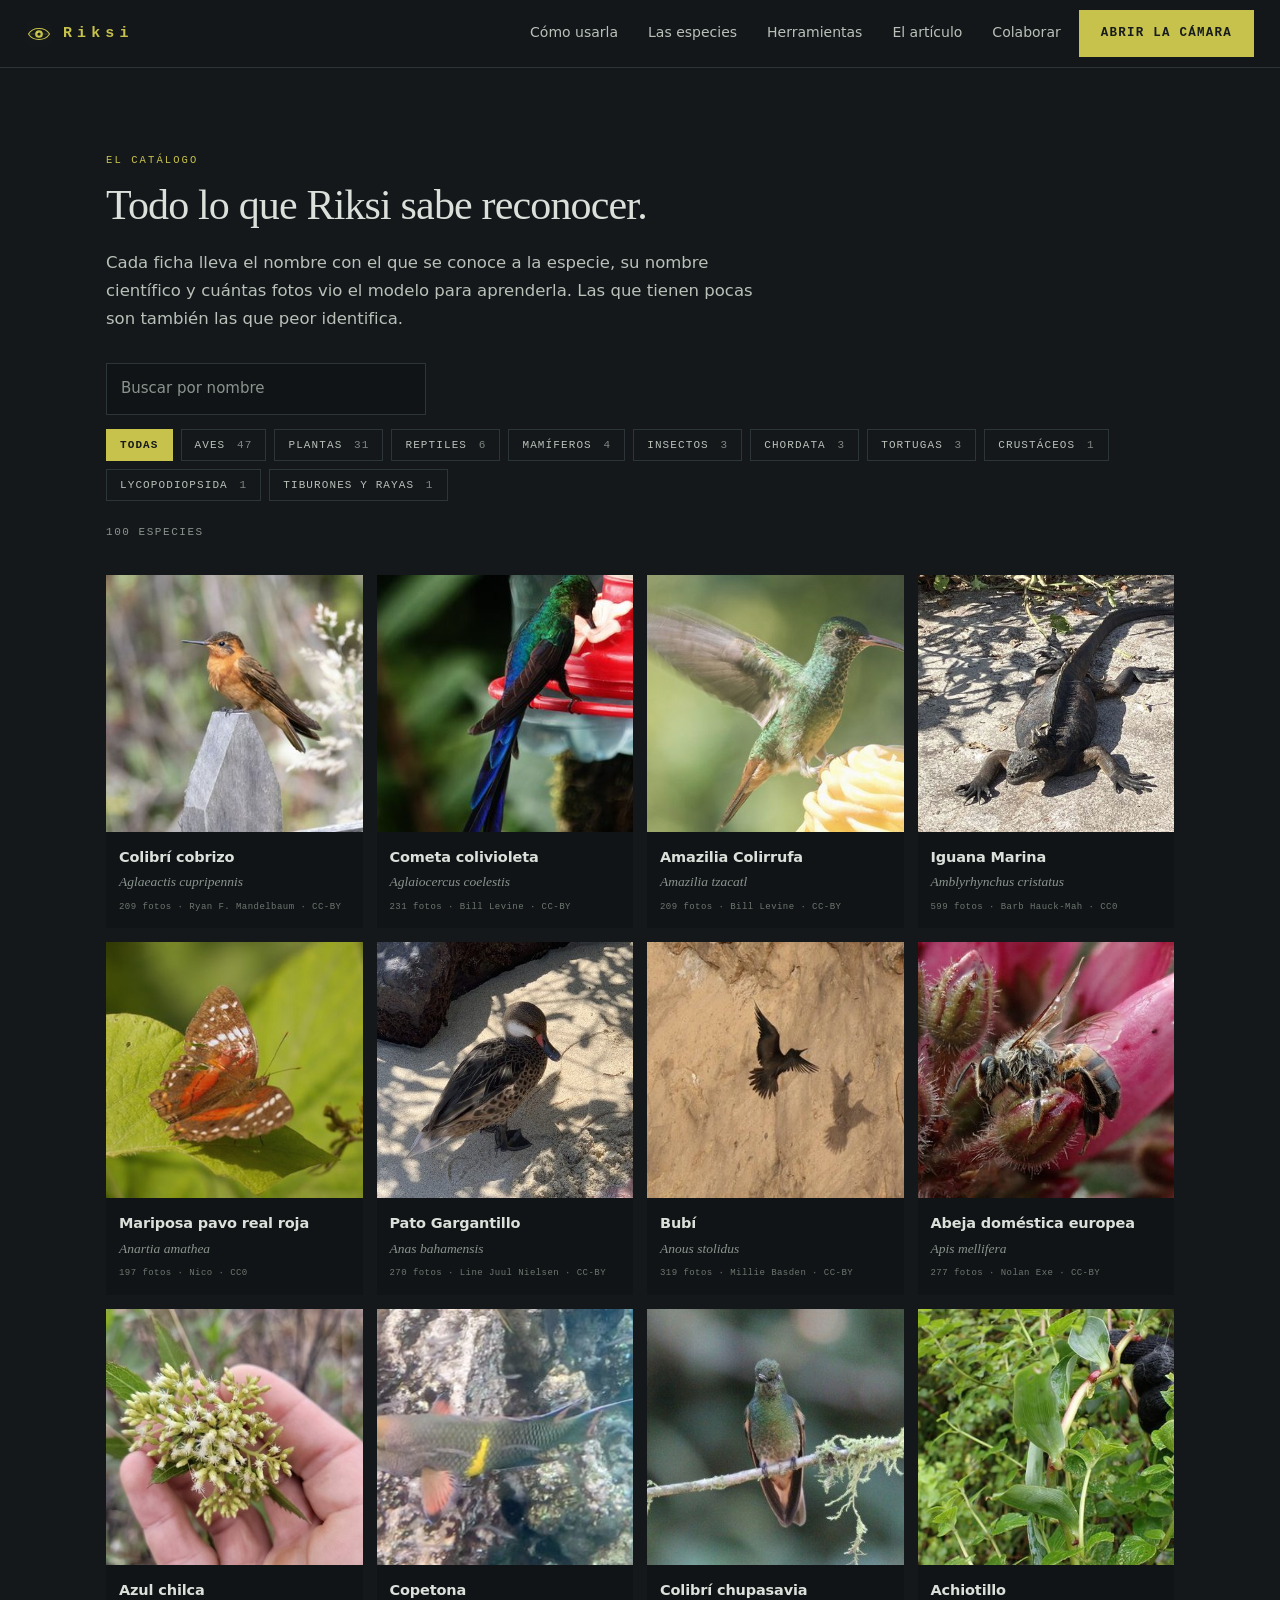
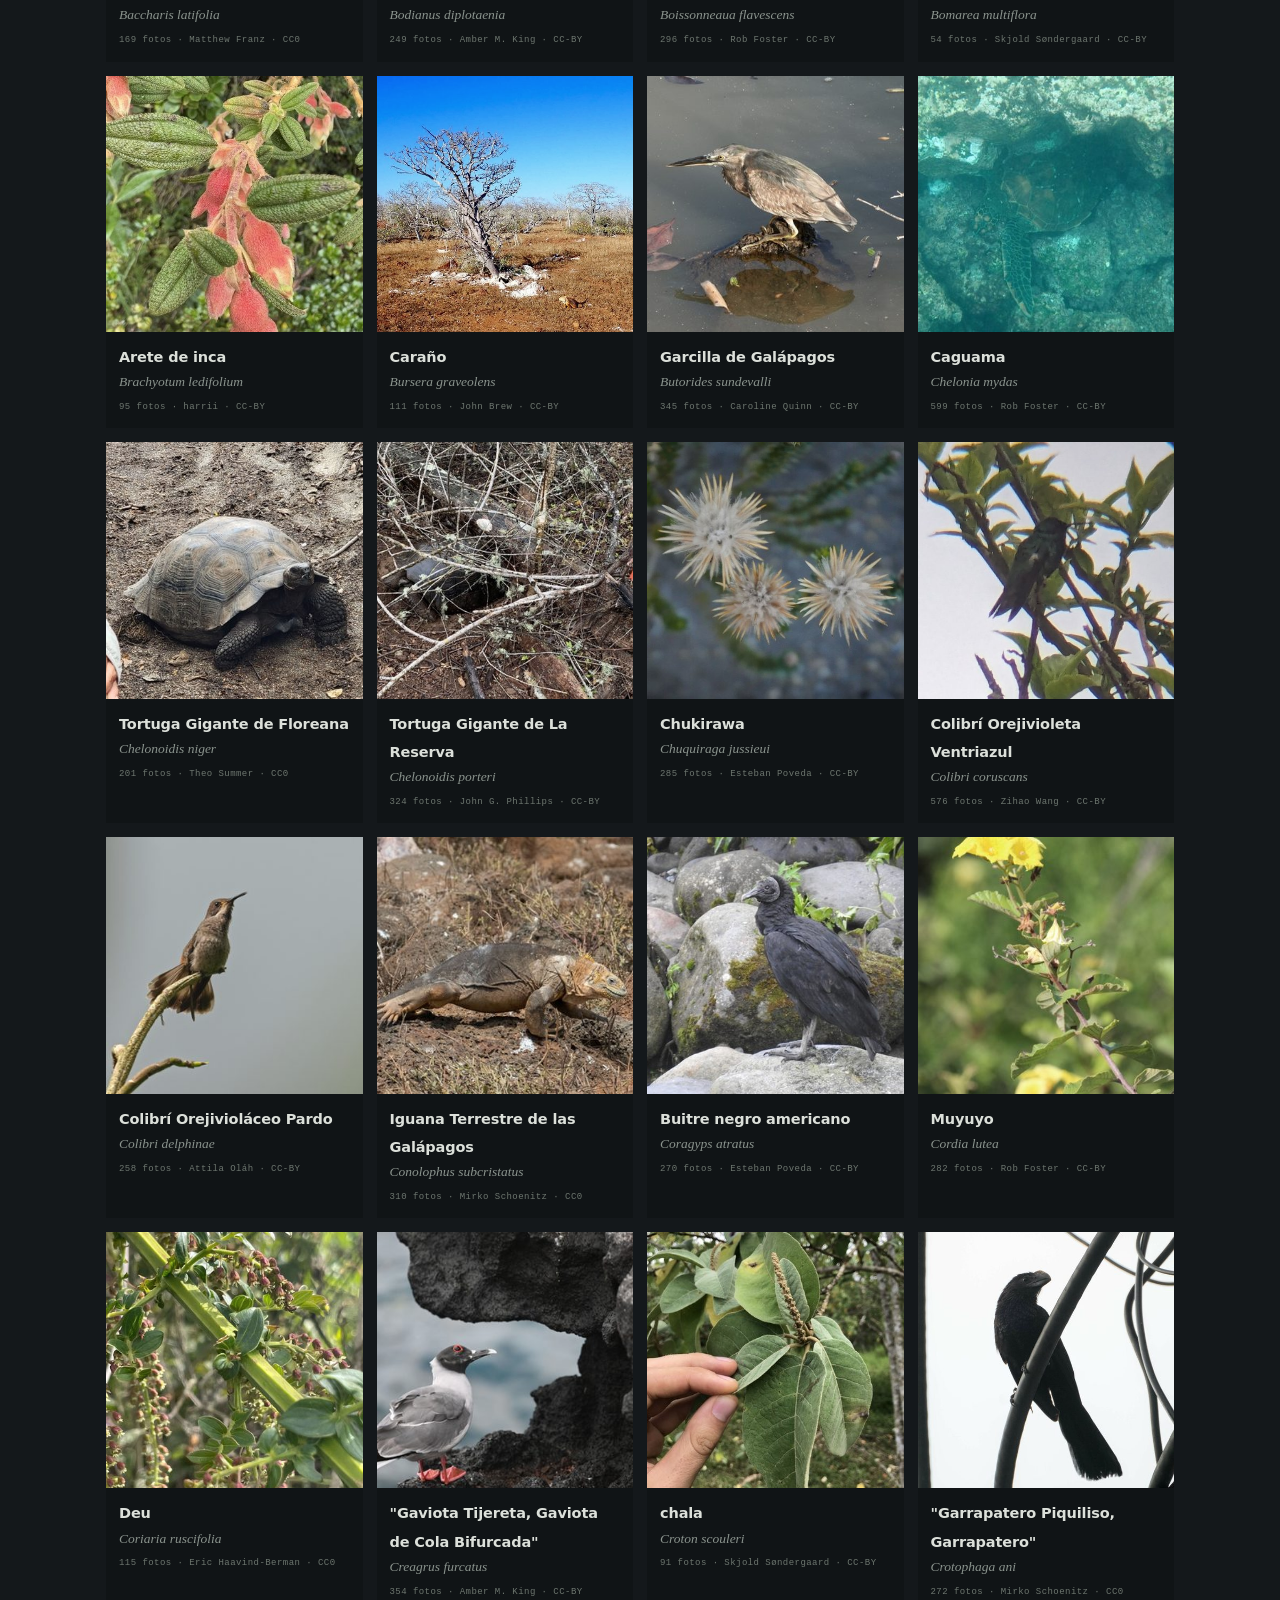
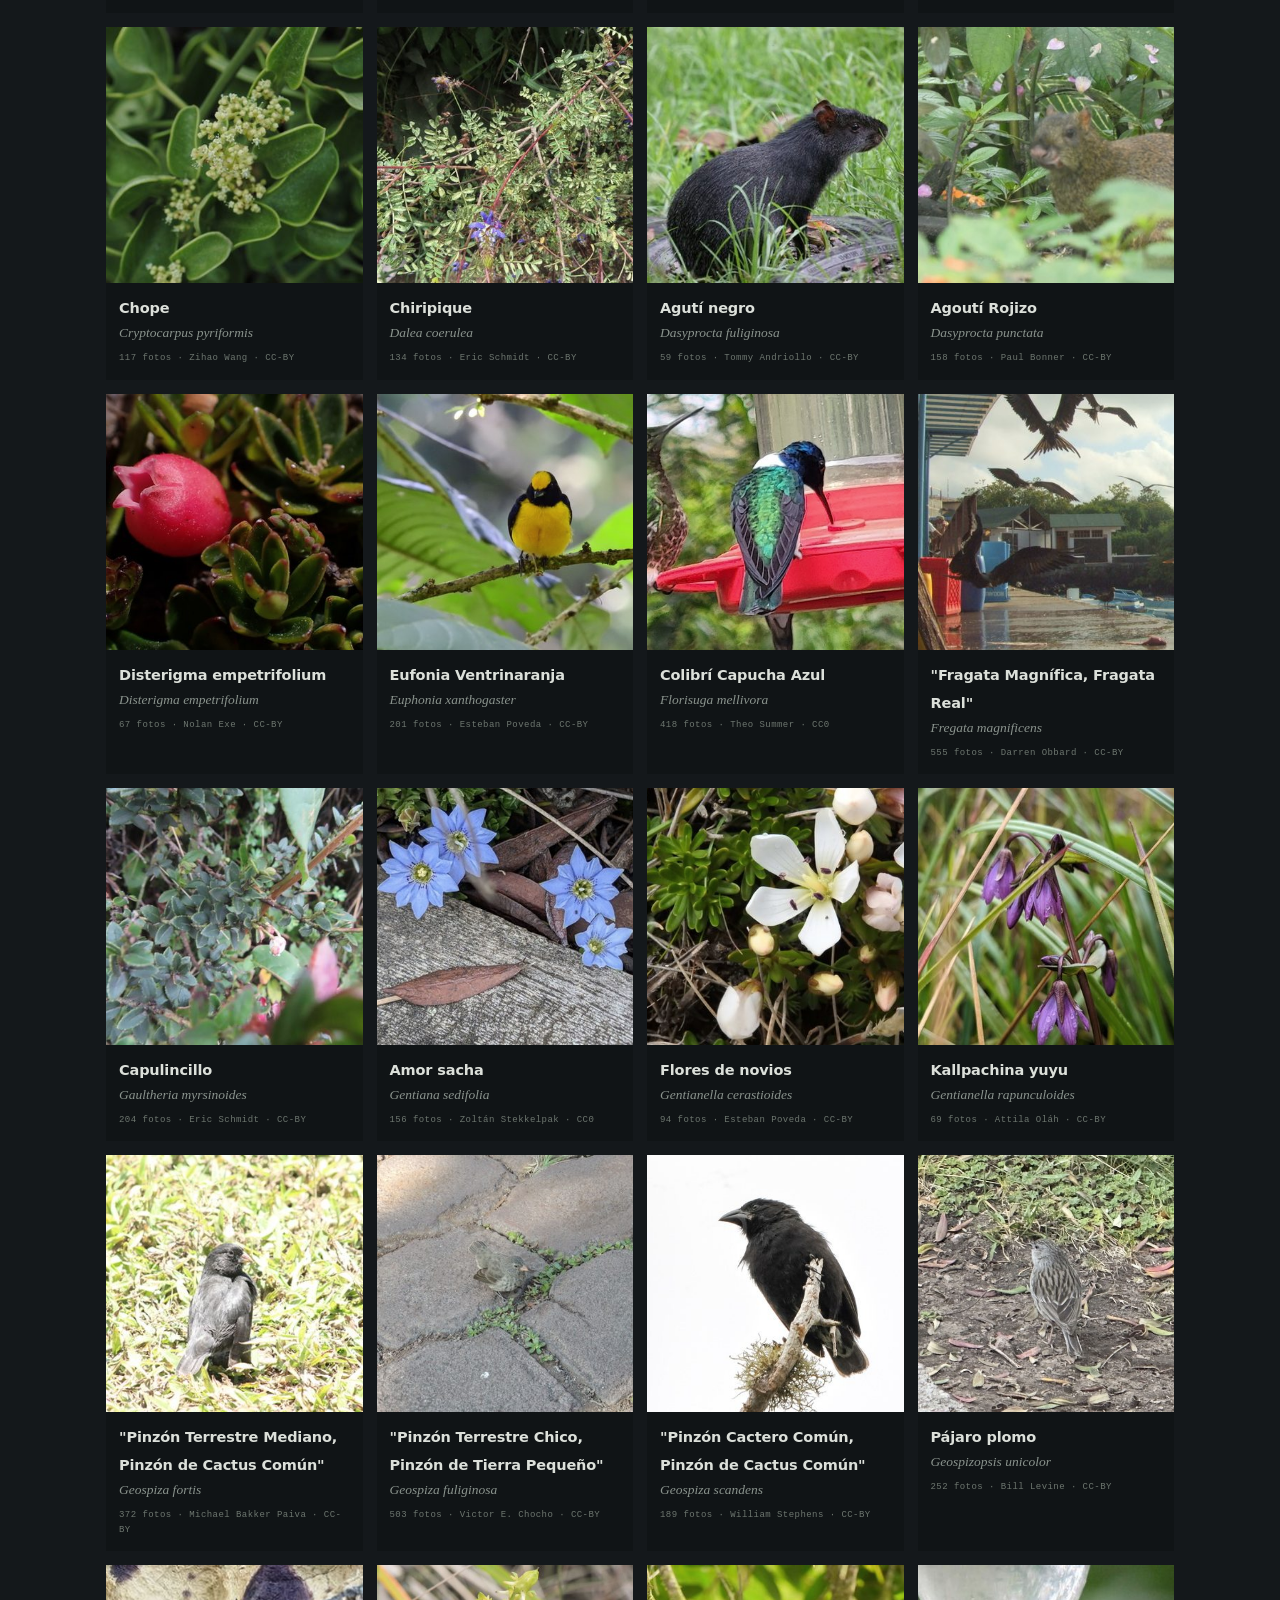
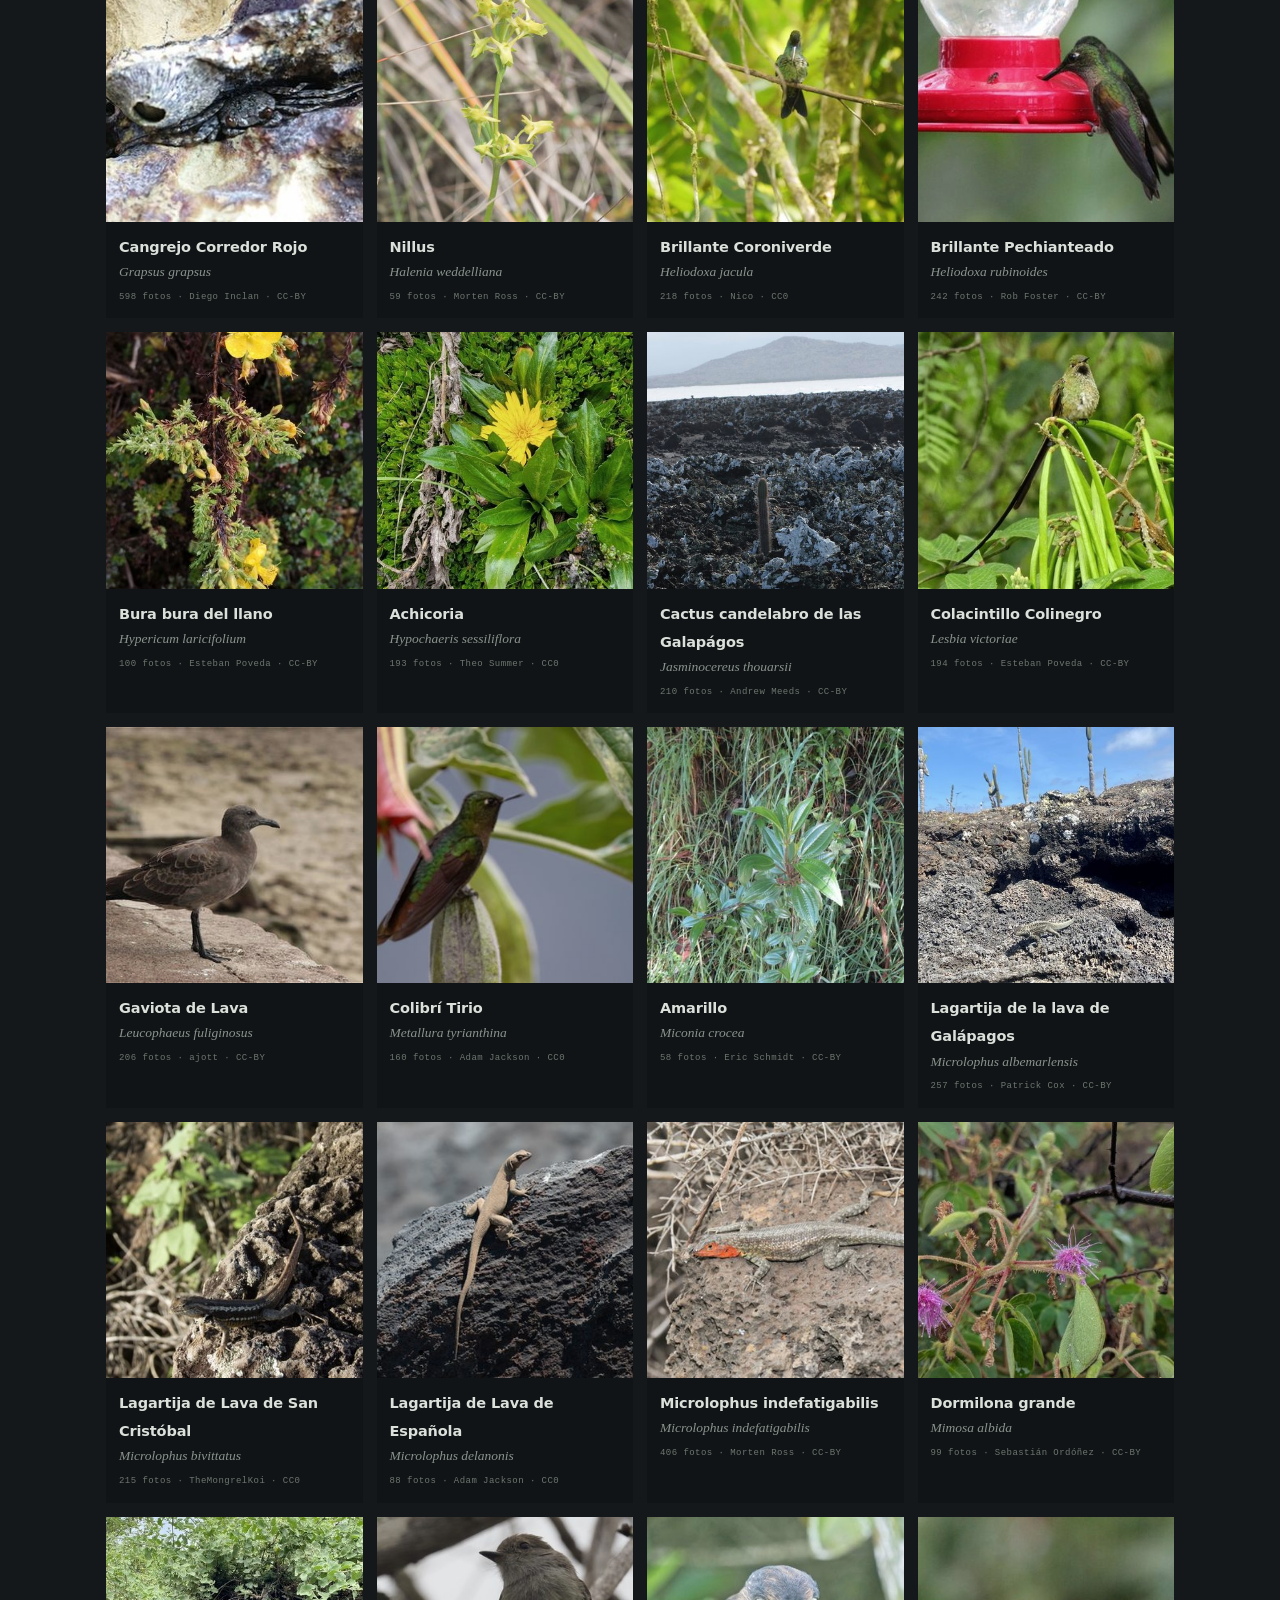
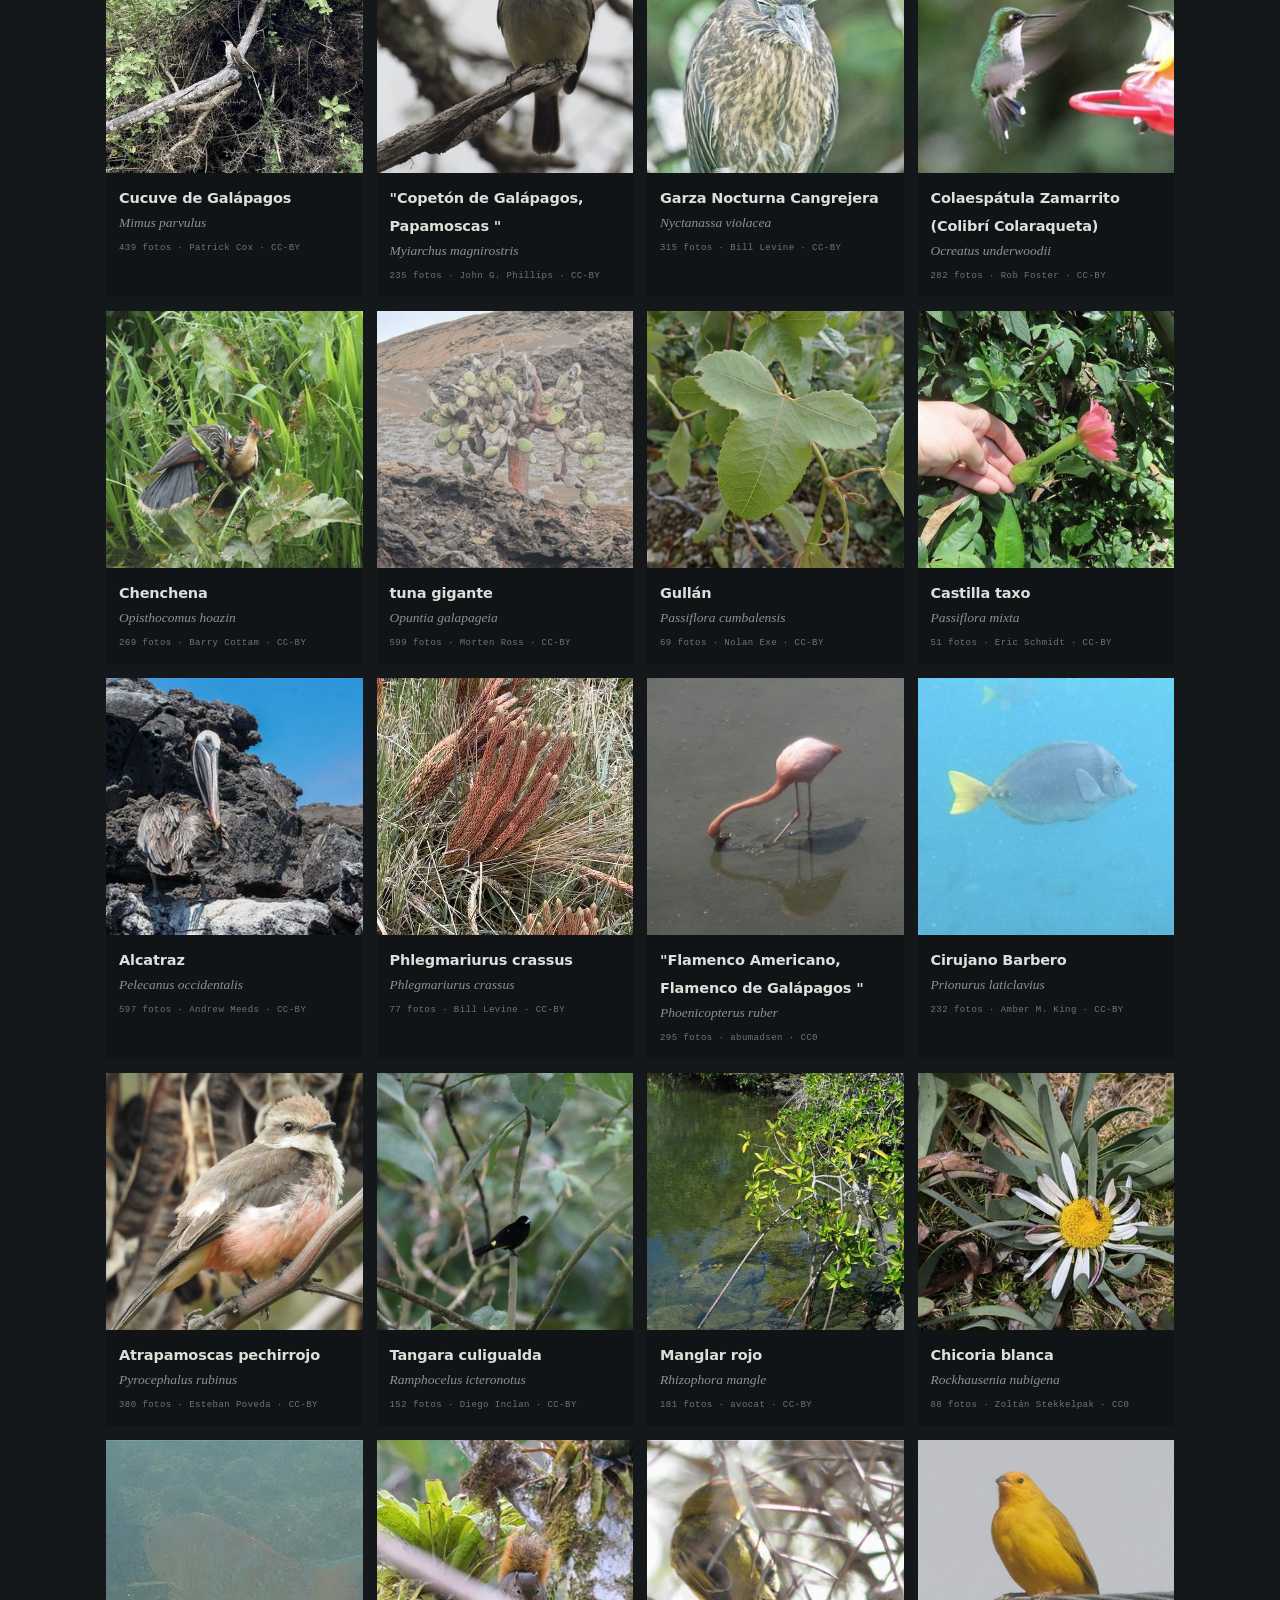
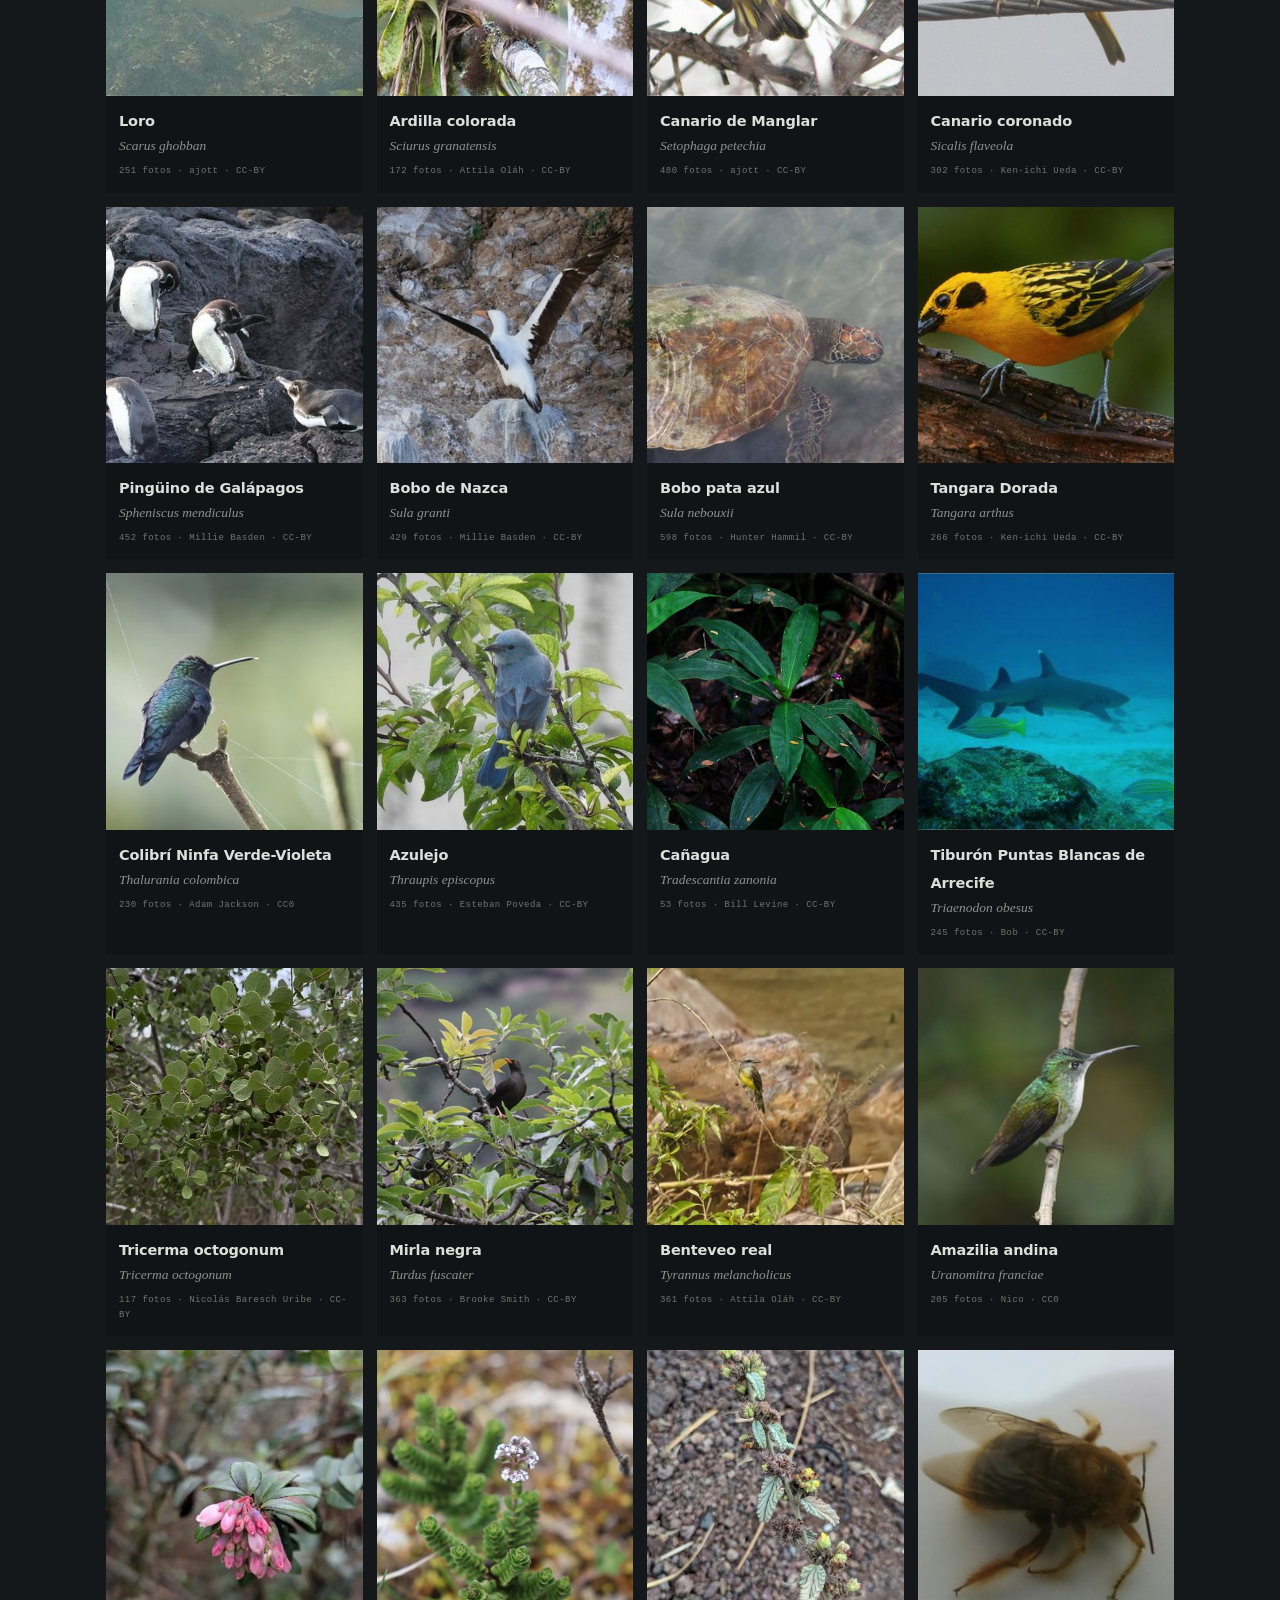
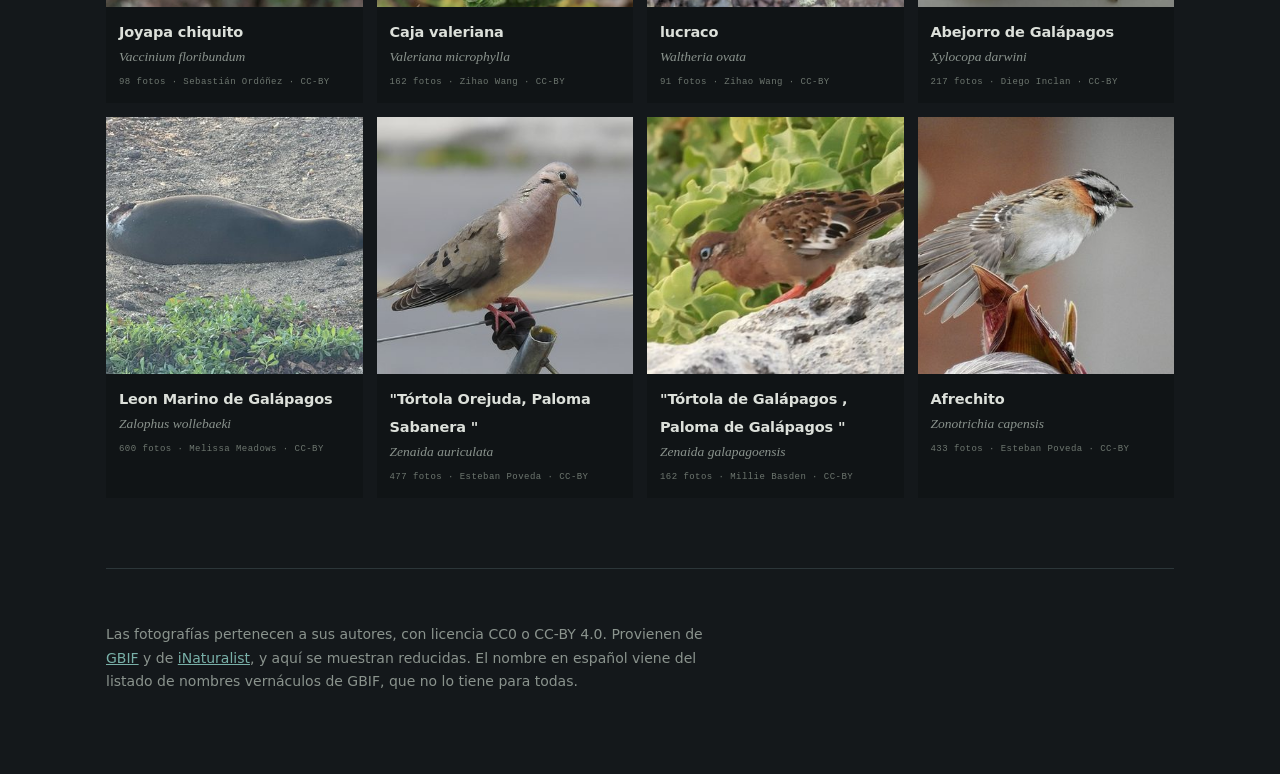
<file: docs/especies.html>
<!DOCTYPE html>
<html lang="es">
<head>
<meta charset="utf-8">
<meta name="viewport" content="width=device-width, initial-scale=1">
<meta name="theme-color" content="#14181b">
<title>Las cien especies que reconoce Riksi · aves, plantas y reptiles del Ecuador</title>
<meta name="description" content="Catálogo completo de las especies del Ecuador que Riksi identifica: nombre común, nombre científico, grupo y cuántas fotos aprendió de cada una.">
<link rel="canonical" href="https://diegofernandolojantenesaca.github.io/riski/especies.html">
<meta property="og:title" content="Las cien especies que reconoce Riksi">
<meta property="og:description" content="Aves, plantas, reptiles e insectos del Ecuador, con nombre común y científico.">
<meta property="og:image" content="portada.jpg">
<meta name="twitter:card" content="summary_large_image">
<link rel="icon" href="icono.svg">
<link rel="manifest" href="manifest.json">
<link rel="stylesheet" href="estilo.css">
</head>
<body>

<header class="barra">
  <a class="marca" href="index.html"><img src="icono.svg" alt="">Riksi</a>
  <nav class="menu">
    <a href="index.html#como">Cómo usarla</a>
    <a href="especies.html">Las especies</a>
    <a href="index.html#herramientas">Herramientas</a>
    <a href="articulo.html">El artículo</a>
    <a href="index.html#colaborar">Colaborar</a>
  </nav>
  <a class="boton" href="app.html">Abrir la cámara</a>
</header>

<div class="envoltura">
  <section style="border-top:0;padding-bottom:34px">
    <span class="etiqueta">El catálogo</span>
    <h2>Todo lo que Riksi sabe reconocer.</h2>
    <p>Cada ficha lleva el nombre con el que se conoce a la especie, su nombre
      científico y cuántas fotos vio el modelo para aprenderla. Las que tienen
      pocas son también las que peor identifica.</p>

    <div class="filtros">
      <input type="search" id="busca" placeholder="Buscar por nombre" aria-label="Buscar especie">
      <div id="grupos"></div>
    </div>
    <p class="cuenta" id="cuenta"></p>
  </section>

  <div class="rejilla" id="lista" style="padding-bottom:70px"></div>

  <footer class="pie">
    <p>Las fotografías pertenecen a sus autores, con licencia CC0 o CC-BY 4.0.
      Provienen de <a href="https://www.gbif.org">GBIF</a> y de
      <a href="https://www.inaturalist.org">iNaturalist</a>, y aquí se muestran
      reducidas. El nombre en español viene del listado de nombres vernáculos de
      GBIF, que no lo tiene para todas.</p>
  </footer>
</div>

<script>
let todas = [], grupo = "", texto = "";

const normaliza = (s) => s.toLowerCase().normalize("NFD").replace(/[̀-ͯ]/g, "");

function pintar() {
  const vistas = todas.filter((e) =>
    (!grupo || e.grupo === grupo) &&
    (!texto || normaliza(e.especie + " " + e.comun).includes(texto)));

  document.querySelector("#cuenta").textContent =
    vistas.length === todas.length
      ? `${todas.length} especies`
      : `${vistas.length} de ${todas.length} especies`;

  document.querySelector("#lista").innerHTML = vistas.map((e) => `
    <figure>
      <div class="foto"><img src="catalogo/${e.archivo}" alt="${e.comun || e.especie}" loading="lazy"></div>
      <figcaption>
        <span class="comun">${e.comun || e.especie}</span>
        <span class="cientifico">${e.especie}</span>
        <small>${e.fotos} fotos · ${e.autor || "autor desconocido"} · ${e.licencia}</small>
      </figcaption>
    </figure>`).join("") ||
    `<p class="vacio-busqueda">Ninguna especie coincide con «${texto}». Prueba con
      el nombre científico, o mira el listado completo.</p>`;
}

fetch("catalogo/catalogo.json").then((r) => r.json()).then((lista) => {
  todas = lista;

  const cuenta = {};
  for (const e of lista) cuenta[e.grupo || "Otras"] = (cuenta[e.grupo || "Otras"] || 0) + 1;
  document.querySelector("#grupos").innerHTML =
    `<button class="chip activo" data-grupo="">Todas</button>` +
    Object.entries(cuenta).sort((a, b) => b[1] - a[1])
      .map(([g, n]) => `<button class="chip" data-grupo="${g}">${g} <i>${n}</i></button>`).join("");

  document.querySelector("#grupos").addEventListener("click", (ev) => {
    const boton = ev.target.closest(".chip");
    if (!boton) return;
    grupo = boton.dataset.grupo;
    for (const c of document.querySelectorAll(".chip")) c.classList.toggle("activo", c === boton);
    pintar();
  });

  pintar();
});

document.querySelector("#busca").addEventListener("input", (e) => {
  texto = normaliza(e.target.value.trim());
  pintar();
});

if ("serviceWorker" in navigator && location.protocol !== "file:") {
  navigator.serviceWorker.register("sw.js").catch(() => {});
}
</script>
</body>
</html>
</file>
<file: docs/estilo.css>
/* Riksi — basalto y liquen.
 * La roca volcánica de Galápagos y el amarillo que crece encima. La ficha de
 * determinación es papel de archivo: un documento de trabajo, no una postal.
 *
 * Tres familias con un trabajo cada una:
 *   serif  → titulares y nombres de especie (la cursiva científica es la
 *            convención real de cualquier guía de campo)
 *   sans   → prosa
 *   mono   → datos, etiquetas y cualquier número que se compare con otro
 */
:root {
  --basalto: #14181b;
  --basalto-2: #1a2023;
  --basalto-3: #101416;
  --marea: #2c3639;
  --papel: #e4e5df;
  --tinta: #171b1c;
  --tinta-2: #5d6663;
  --linea: rgba(23,27,28,.16);
  --liquen: #c7c24b;
  --liquen-2: #9a9526;
  --agua: #79b0a8;
  --texto: #dce0da;
  --suave: #b9c1b9;
  --tenue: #8a938d;

  --mono: ui-monospace, "SF Mono", "Cascadia Mono", "Roboto Mono", Menlo, Consolas, monospace;
  --serif: Georgia, "Iowan Old Style", "Times New Roman", serif;
  --sans: system-ui, -apple-system, "Segoe UI", Roboto, sans-serif;
  --panel: 380px;
  --barra: 68px;
}

* { box-sizing: border-box; }
html { scroll-behavior: smooth; scroll-padding-top: calc(var(--barra) + 12px); }
body {
  margin: 0; background: var(--basalto); color: var(--texto);
  font-family: var(--sans); font-size: 16.5px; line-height: 1.7;
  -webkit-tap-highlight-color: transparent;
}
img { max-width: 100%; }
a { color: inherit; }
:focus-visible { outline: 2px solid var(--agua); outline-offset: 3px; }
[hidden] { display: none !important; }

.etiqueta {
  display: block; font-family: var(--mono); font-size: 10.5px;
  letter-spacing: .2em; text-transform: uppercase; color: var(--liquen);
}
.envoltura { max-width: 1120px; margin: 0 auto; padding: 0 26px; }

/* ── barra ──────────────────────────────────────────────────────── */
.barra {
  position: sticky; top: 0; z-index: 20; height: var(--barra);
  display: flex; align-items: center; gap: 18px; padding: 0 26px;
  background: rgba(20,24,27,.92); backdrop-filter: blur(10px);
  border-bottom: 1px solid var(--marea);
}
.marca {
  display: flex; align-items: center; gap: 11px; text-decoration: none;
  font-family: var(--mono); font-size: 15px; font-weight: 700;
  letter-spacing: .34em; color: var(--liquen);
}
.marca img { width: 26px; height: 26px; }
.menu { display: none; margin-left: auto; gap: 30px; align-items: center; }
@media (min-width: 900px) { .menu { display: flex; } }
.menu a {
  text-decoration: none; color: var(--suave); font-size: 14px;
  padding: 6px 0; border-bottom: 1px solid transparent; transition: .15s;
}
.menu a:hover { color: var(--texto); border-bottom-color: var(--liquen); }
.barra .boton { margin-left: auto; }
@media (min-width: 900px) { .barra .boton { margin-left: 0; } }

.boton {
  display: inline-block; background: var(--liquen); color: var(--tinta);
  text-decoration: none; font-family: var(--mono); font-size: 12.5px; font-weight: 700;
  letter-spacing: .1em; text-transform: uppercase; padding: 13px 22px;
  border: 0; cursor: pointer; transition: transform .14s, box-shadow .14s;
}
.boton:hover { transform: translateY(-2px); box-shadow: 0 8px 22px rgba(199,194,75,.22); }
.boton.hueco { background: none; color: var(--texto); box-shadow: inset 0 0 0 1px var(--marea); font-weight: 400; }
.boton.hueco:hover { box-shadow: inset 0 0 0 1px var(--liquen); }

/* ── entrada al desplazar ───────────────────────────────────────── */
.asoma { opacity: 0; transform: translateY(18px); transition: opacity .7s ease, transform .7s cubic-bezier(.2,.8,.3,1); }
.asoma.visible { opacity: 1; transform: none; }
@media (prefers-reduced-motion: reduce) {
  .asoma { opacity: 1; transform: none; transition: none; }
  html { scroll-behavior: auto; }
}

/* ── hero ───────────────────────────────────────────────────────── */
.hero { padding: 76px 0 64px; display: grid; gap: 40px; align-items: center; }
@media (min-width: 900px) { .hero { grid-template-columns: 1.02fr .98fr; gap: 64px; } }
.hero h1 {
  font-family: var(--serif); font-weight: 400; font-size: clamp(44px, 7.4vw, 76px);
  line-height: 1.02; margin: 16px 0 0; letter-spacing: -.022em;
}
.hero h1 em { font-style: italic; color: var(--liquen); }
.hero .bajada { font-size: 19px; color: var(--suave); max-width: 48ch; margin: 20px 0 0; }
.hero .bajada b { color: var(--texto); font-weight: 600; }
.kichwa {
  margin-top: 20px; padding-left: 15px; border-left: 2px solid var(--liquen);
  color: var(--tenue); font-size: 15px; max-width: 46ch;
}
.acciones { display: flex; flex-wrap: wrap; gap: 14px; align-items: center; margin-top: 32px; }
.acciones small { font-family: var(--mono); font-size: 11px; color: var(--tenue); letter-spacing: .05em; }

/* Lámina del hero: una foto del propio dataset, con su pie, como en una guía
   impresa. No es una ilustración de archivo, es lo que el modelo vio. */
.lamina { position: relative; }
.lamina img { width: 100%; aspect-ratio: 4/5; object-fit: cover; display: block; filter: saturate(.94); }
.lamina .marco { position: absolute; inset: 12px; border: 1px solid rgba(228,229,223,.28); pointer-events: none; }
.lamina figcaption {
  background: var(--papel); color: var(--tinta); padding: 13px 16px;
  display: flex; justify-content: space-between; align-items: baseline; gap: 12px;
}
.lamina figcaption i { font-family: var(--serif); font-size: 16px; }
.lamina figcaption span { font-family: var(--mono); font-size: 9.5px; letter-spacing: .1em;
  text-transform: uppercase; color: var(--tinta-2); text-align: right; }

/* ── franja de cifras ───────────────────────────────────────────── */
.franja { border-top: 1px solid var(--marea); border-bottom: 1px solid var(--marea); background: var(--basalto-3); }
.cifras { display: grid; grid-template-columns: repeat(2, 1fr); }
@media (min-width: 760px) { .cifras { grid-template-columns: repeat(4, 1fr); } }
.cifra { padding: 30px 26px; border-right: 1px solid var(--marea); }
.cifra:last-child { border-right: 0; }
.cifra b { display: block; font-family: var(--mono); font-size: clamp(28px, 4vw, 40px);
  color: var(--liquen); font-variant-numeric: tabular-nums; letter-spacing: -.03em; line-height: 1.1; }
.cifra span { margin-top: 6px; color: var(--tenue); }

/* ── secciones ──────────────────────────────────────────────────── */
section { padding: 84px 0; border-top: 1px solid var(--marea); }
section:first-of-type { border-top: 0; }
h2 { font-family: var(--serif); font-weight: 400; font-size: clamp(30px, 3.6vw, 42px);
  margin: 12px 0 20px; letter-spacing: -.02em; line-height: 1.12; }
section p { max-width: 64ch; color: var(--suave); }
section p b { color: var(--texto); font-weight: 600; }
.doble { display: grid; gap: 44px; }
@media (min-width: 900px) { .doble { grid-template-columns: 1fr 1fr; align-items: center; } }

/* Los tres pasos SON una secuencia real: descargar, apuntar, determinar. */
.pasos { display: grid; gap: 30px; margin-top: 36px; }
@media (min-width: 800px) { .pasos { grid-template-columns: repeat(3, 1fr); gap: 38px; } }
.paso { border-top: 2px solid var(--liquen); padding-top: 16px; }
.paso .n { font-family: var(--mono); font-size: 11px; color: var(--liquen); letter-spacing: .22em; }
.paso h3 { font-size: 19px; margin: 10px 0 8px; font-weight: 600; }
.paso p { font-size: 15px; color: var(--tenue); margin: 0; }

/* ── láminas por grupo ──────────────────────────────────────────── */
.grupo { margin-top: 44px; }
.grupo > h3 {
  font-family: var(--mono); font-size: 11px; letter-spacing: .22em; text-transform: uppercase;
  color: var(--liquen); border-bottom: 1px solid var(--marea); padding-bottom: 10px; margin: 0 0 16px;
  display: flex; justify-content: space-between; align-items: baseline;
}
.grupo > h3 small { color: var(--tenue); letter-spacing: .1em; }
.rejilla { display: grid; grid-template-columns: repeat(2, 1fr); gap: 14px; }
@media (min-width: 640px) { .rejilla { grid-template-columns: repeat(3, 1fr); } }
@media (min-width: 980px) { .rejilla { grid-template-columns: repeat(4, 1fr); } }
.rejilla figure { margin: 0; background: var(--basalto-3); }
.rejilla .foto { position: relative; aspect-ratio: 1; overflow: hidden; background: #000; }
.rejilla img { width: 100%; height: 100%; object-fit: cover; display: block;
  filter: saturate(.92); transition: transform .5s cubic-bezier(.2,.8,.3,1); }
.rejilla figure:hover img { transform: scale(1.05); }
.rejilla figcaption { padding: 11px 13px 13px; }
.rejilla .comun { font-size: 14.5px; }
.rejilla .cientifico { font-family: var(--serif); font-style: italic; font-size: 13.5px; color: var(--tenue); display: block; }
.rejilla small { display: block; font-family: var(--mono); font-size: 9px; letter-spacing: .05em;
  color: var(--tinta-2); color: #6d766f; margin-top: 6px; }

/* ── comparativa ────────────────────────────────────────────────── */
.versus { display: grid; gap: 2px; background: var(--marea); margin-top: 34px; }
@media (min-width: 760px) { .versus { grid-template-columns: 1fr 1fr; } }
.versus > div { background: var(--basalto); padding: 26px 24px; }
.versus h3 { font-family: var(--mono); font-size: 11px; letter-spacing: .18em; text-transform: uppercase;
  margin: 0 0 18px; color: var(--tenue); }
.versus .propia h3 { color: var(--liquen); }
.versus ul { list-style: none; margin: 0; padding: 0; }
.versus li { padding: 11px 0 11px 30px; position: relative; border-bottom: 1px solid rgba(44,54,57,.6); font-size: 15px; }
.versus li:last-child { border-bottom: 0; }
.versus li::before { position: absolute; left: 0; font-family: var(--mono); font-size: 15px; }
.versus .propia li::before { content: "✓"; color: var(--liquen); }
.versus .otra li { color: var(--tenue); }
.versus .otra li::before { content: "×"; color: #7d5e5e; }

/* ── tablas ─────────────────────────────────────────────────────── */
table.medidas { width: 100%; border-collapse: collapse; margin-top: 30px; font-size: 14.5px; }
table.medidas th, table.medidas td { text-align: right; padding: 14px 12px; border-bottom: 1px solid var(--marea); }
table.medidas th:first-child, table.medidas td:first-child { text-align: left; }
table.medidas th { font-family: var(--mono); font-size: 10px; letter-spacing: .16em;
  text-transform: uppercase; color: var(--tenue); font-weight: 400; }
table.medidas td { font-family: var(--mono); font-variant-numeric: tabular-nums; color: var(--suave); }
table.medidas tr.gana td { color: var(--texto); background: rgba(199,194,75,.07); }
table.medidas tr.gana td:first-child { color: var(--liquen); font-weight: 700;
  box-shadow: inset 3px 0 0 var(--liquen); }

/* ── tarjetas de herramientas ───────────────────────────────────── */
.piezas { display: grid; gap: 16px; margin-top: 34px; }
@media (min-width: 700px) { .piezas { grid-template-columns: repeat(2, 1fr); } }
@media (min-width: 1000px) { .piezas { grid-template-columns: repeat(3, 1fr); } }
.pieza { border: 1px solid var(--marea); padding: 22px; transition: border-color .2s, transform .2s; }
.pieza:hover { border-color: var(--liquen); transform: translateY(-3px); }
.pieza h3 { font-family: var(--mono); font-size: 13px; letter-spacing: .06em; margin: 0 0 4px; color: var(--texto); }
.pieza .rol { font-family: var(--mono); font-size: 9.5px; letter-spacing: .18em;
  text-transform: uppercase; color: var(--liquen); }
.pieza p { font-size: 14.5px; color: var(--tenue); margin: 10px 0 0; }

/* ── colaborar y acerca de ──────────────────────────────────────── */
.aportes { display: grid; gap: 18px; margin-top: 32px; }
@media (min-width: 800px) { .aportes { grid-template-columns: repeat(3, 1fr); } }
.aporte { border-left: 2px solid var(--liquen); padding: 4px 0 4px 18px; }
.aporte h3 { font-size: 17px; margin: 0 0 6px; font-weight: 600; }
.aporte p { font-size: 14.5px; color: var(--tenue); margin: 0; }

/* ── acerca de ──────────────────────────────────────────────────── */
.ficha-autor { display: grid; gap: 30px; margin-top: 30px; align-items: start; }
@media (min-width: 860px) { .ficha-autor { grid-template-columns: 300px 1fr; gap: 52px; } }

.tarjeta { border-top: 2px solid var(--liquen); padding-top: 18px; }
.tarjeta b { display: block; font-size: 20px; line-height: 1.3; margin-bottom: 4px; }
.tarjeta > span { display: block; font-family: var(--mono); font-size: 11px;
  letter-spacing: .12em; text-transform: uppercase; color: var(--liquen); }
.tarjeta ul { list-style: none; margin: 20px 0 0; padding: 0; }
.tarjeta li { font-size: 14px; color: var(--tenue); padding: 7px 0 7px 16px;
  position: relative; line-height: 1.5; }
.tarjeta li::before { content: "·"; position: absolute; left: 2px; color: var(--liquen); }
.tarjeta a { display: inline-block; margin-top: 18px; font-family: var(--mono);
  font-size: 11.5px; color: var(--agua); word-break: break-all; }

.relato p { margin: 0 0 18px; max-width: 60ch; }
.relato p:last-child { margin-bottom: 0; }

h3.sub { font-family: var(--mono); font-size: 11px; letter-spacing: .2em;
  text-transform: uppercase; color: var(--liquen); font-weight: 400;
  border-bottom: 1px solid var(--marea); padding-bottom: 12px; margin: 56px 0 0; }

.demuestra { display: grid; gap: 1px; background: var(--marea); margin-top: 1px; }
@media (min-width: 700px) { .demuestra { grid-template-columns: repeat(2, 1fr); } }
@media (min-width: 1000px) { .demuestra { grid-template-columns: repeat(3, 1fr); } }
.demuestra > div { background: var(--basalto); padding: 24px 22px; }
.demuestra b { display: block; font-size: 16px; margin-bottom: 8px; }
.demuestra p { font-size: 14px; color: var(--tenue); margin: 0; max-width: none; }

footer.pie { border-top: 1px solid var(--marea); padding: 40px 0 64px; color: var(--tenue); font-size: 14px; }
footer.pie a { color: var(--agua); }
footer.pie p { max-width: 70ch; }

/* ══ APLICACIÓN ═════════════════════════════════════════════════ */
body.app { height: 100dvh; display: flex; flex-direction: column; overflow: hidden; }
body.app .barra { position: static; flex: none; }
.tablero { flex: 1; min-height: 0; display: grid; grid-template-rows: 1fr auto; }
@media (min-width: 900px) {
  .tablero { grid-template-columns: 1fr var(--panel); grid-template-rows: 1fr; }
  .columna { border-right: 1px solid var(--marea); }
}
.columna { display: grid; grid-template-rows: 1fr auto; min-height: 0; }

#visor { position: relative; min-height: 0; background: #000; display: grid; place-items: center; overflow: hidden; }
#visor video, #visor img { width: 100%; height: 100%; object-fit: cover; display: block; }

/* Las esquinas marcan el recorte que ve el modelo, el 87,5% central del lado
   corto. No es adorno: fuera de ahí no mira. */
#mira {
  position: absolute; inset: 12.5%; pointer-events: none; opacity: .6; --c: 20px;
  background:
    linear-gradient(var(--liquen), var(--liquen)) 0 0 / var(--c) 1px,
    linear-gradient(var(--liquen), var(--liquen)) 0 0 / 1px var(--c),
    linear-gradient(var(--liquen), var(--liquen)) 100% 0 / var(--c) 1px,
    linear-gradient(var(--liquen), var(--liquen)) 100% 0 / 1px var(--c),
    linear-gradient(var(--liquen), var(--liquen)) 0 100% / var(--c) 1px,
    linear-gradient(var(--liquen), var(--liquen)) 0 100% / 1px var(--c),
    linear-gradient(var(--liquen), var(--liquen)) 100% 100% / var(--c) 1px,
    linear-gradient(var(--liquen), var(--liquen)) 100% 100% / 1px var(--c);
  background-repeat: no-repeat;
}
#aviso { position: absolute; max-width: 36ch; padding: 24px; text-align: center; color: var(--tenue); font-size: 14px; }

/* Guía de primer uso: se muestra encima del visor hasta que se identifica algo
   por primera vez. Quien llega desde la portada no tiene por qué adivinar. */
.guia {
  position: absolute; left: 50%; bottom: 18px; transform: translateX(-50%);
  display: flex; align-items: center; gap: 10px; white-space: nowrap;
  background: rgba(16,20,22,.86); border: 1px solid var(--marea);
  padding: 9px 15px; font-size: 13px; color: var(--suave);
}
.guia b { color: var(--liquen); font-family: var(--mono); font-size: 11px; letter-spacing: .1em; }
.guia button { background: none; border: 0; color: var(--tenue); cursor: pointer; font-size: 16px; line-height: 1; padding: 0 0 0 4px; }

.controles {
  display: flex; align-items: center; justify-content: space-between; gap: 16px;
  padding: 14px 24px calc(14px + env(safe-area-inset-bottom));
  background: var(--basalto-2); border-top: 1px solid var(--marea);
}
.obturador {
  width: 62px; height: 62px; border-radius: 50%; padding: 0; flex: none;
  border: 2px solid var(--texto); background: none; cursor: pointer;
  display: grid; place-items: center; transition: transform .12s;
}
.obturador > span { width: 46px; height: 46px; border-radius: 50%; background: var(--liquen); }
.obturador:active { transform: scale(.93); }
.obturador:disabled { opacity: .3; cursor: default; }
.secundario {
  background: none; border: 0; color: var(--tenue); cursor: pointer;
  min-width: 74px; flex: 1;
  font-family: var(--mono); font-size: 11px; letter-spacing: .12em;
  text-transform: uppercase; padding: 12px 0;
}
.secundario:first-of-type { text-align: left; }
.secundario:last-of-type { text-align: right; }
.secundario:hover { color: var(--texto); }
input[type=file] { position: absolute; width: 1px; height: 1px; opacity: 0; }

#panel { background: var(--papel); color: var(--tinta); display: flex; flex-direction: column;
  min-height: 0; border-top: 3px solid var(--liquen); }
@media (min-width: 900px) { #panel { border-top: 0; border-left: 3px solid var(--liquen); } }

#ficha { flex: 1; overflow-y: auto; padding: 18px 22px 20px; }
#ficha.nuevo { animation: entrar .26s cubic-bezier(.2,.8,.3,1); }
@keyframes entrar { from { opacity: 0; transform: translateY(8px); } }
@media (prefers-reduced-motion: reduce) { #ficha.nuevo { animation: none; } }

.encabezado {
  display: flex; justify-content: space-between; align-items: baseline; gap: 10px;
  font-family: var(--mono); font-size: 10px; letter-spacing: .16em; text-transform: uppercase;
  color: var(--tinta-2); border-bottom: 1px solid var(--linea); padding-bottom: 10px;
}
.principal { padding: 18px 0 2px; }
.comun { font-size: 25px; line-height: 1.2; font-weight: 600; letter-spacing: -.01em; }
.cientifico { font-family: var(--serif); font-style: italic; color: var(--tinta-2); }
.principal .cientifico { display: block; font-size: 17px; margin-top: 5px; }

/* «cf.» — confer. Lo que escribe un taxónomo en la etiqueta cuando la
   determinación es probable pero no firme. Aquí sale por debajo del umbral. */
.cf { display: inline-block; font-family: var(--mono); font-weight: 700; font-size: 12px;
  background: var(--liquen); color: var(--tinta); padding: 2px 7px; margin-right: 8px; vertical-align: 4px; }
.nota { font-size: 13px; line-height: 1.6; color: var(--tinta-2);
  border-left: 2px solid var(--liquen); padding-left: 11px; margin: 16px 0 0; }
.nota b { font-family: var(--mono); }

.medida { display: flex; align-items: baseline; gap: 10px; margin-top: 9px;
  font-family: var(--mono); font-size: 10.5px; letter-spacing: .14em;
  text-transform: uppercase; color: var(--tinta-2); }
.medida b { margin-left: auto; font-size: 14px; letter-spacing: 0; color: var(--tinta);
  font-variant-numeric: tabular-nums; }

.alternativas { margin-top: 20px; border-top: 1px solid var(--linea); }
.alternativas > p { font-family: var(--mono); font-size: 10px; letter-spacing: .16em;
  text-transform: uppercase; color: var(--tinta-2); margin: 13px 0 4px; }
.fila { display: flex; align-items: baseline; gap: 12px; padding: 8px 0; }
.fila .nombre { flex: 1; min-width: 0; font-size: 14px; }
.fila .cientifico { font-size: 14.5px; }
.pct { font-family: var(--mono); font-variant-numeric: tabular-nums; font-size: 12.5px; }

/* La barra lleva marcada la línea del umbral: se ve dónde cae cada candidata
   respecto al corte a partir del cual sí se afirma algo. */
.escala { position: relative; height: 3px; background: rgba(23,27,28,.13); margin-top: 6px; }
.escala > i { position: absolute; inset: 0 auto 0 0; background: var(--tinta); }
.escala > u { position: absolute; top: -3px; bottom: -3px; width: 1px; background: var(--liquen-2); }

.vacio { color: var(--tinta-2); font-size: 14px; padding-top: 20px; }
.vacio b { display: block; color: var(--tinta); font-weight: 600; margin-bottom: 6px; }

/* Frases cortas, no pares etiqueta/valor: así se lee de corrido y no hay que
   descifrar qué columna es cuál. */
.telemetria {
  border-top: 1px solid var(--linea); padding: 12px 22px calc(12px + env(safe-area-inset-bottom));
  font-size: 11.5px; color: var(--tinta-2);
  display: flex; flex-wrap: wrap; gap: 4px 18px;
}
.telemetria span { white-space: nowrap; }
.telemetria b { font-family: var(--mono); color: var(--tinta); font-weight: 500;
  font-variant-numeric: tabular-nums; }

@media (max-width: 899px) {
  body.app { height: auto; overflow: auto; }
  .tablero { grid-template-rows: 58vh auto; }
}

/* Punto de estado en la barra de la aplicación: verde solo cuando el modelo
   está cargado y puede responder. */
.punto {
  display: inline-block; width: 7px; height: 7px; border-radius: 50%;
  background: var(--liquen); margin-right: 8px; vertical-align: 1px;
}

/* ── catálogo de especies ───────────────────────────────────────── */
.filtros { display: flex; flex-wrap: wrap; gap: 14px; align-items: center; margin-top: 30px; }
.filtros input {
  flex: 1 1 220px; max-width: 320px; background: var(--basalto-3); color: var(--texto);
  border: 1px solid var(--marea); padding: 12px 14px; font: inherit; font-size: 15px;
}
.filtros input::placeholder { color: var(--tenue); }
#grupos { display: flex; flex-wrap: wrap; gap: 8px; }
.chip {
  background: none; border: 1px solid var(--marea); color: var(--suave); cursor: pointer;
  font-family: var(--mono); font-size: 11px; letter-spacing: .1em; text-transform: uppercase;
  padding: 9px 13px; transition: .15s;
}
.chip:hover { border-color: var(--liquen); color: var(--texto); }
.chip.activo { background: var(--liquen); border-color: var(--liquen); color: var(--tinta); font-weight: 700; }
.chip i { font-style: normal; opacity: .65; margin-left: 4px; }
.cuenta { font-family: var(--mono); font-size: 11px; letter-spacing: .14em;
  text-transform: uppercase; color: var(--tenue); margin: 22px 0 0; }
.vacio-busqueda { grid-column: 1 / -1; color: var(--tenue); padding: 30px 0; }

/* ── historial de la salida ─────────────────────────────────────── */
.historial { border-top: 1px solid var(--linea); padding: 12px 22px 4px; }
.historial > p {
  font-family: var(--mono); font-size: 10px; letter-spacing: .16em;
  text-transform: uppercase; color: var(--tinta-2); margin: 0 0 9px;
}
.tira { display: flex; gap: 8px; overflow-x: auto; padding-bottom: 10px; }
.tira button {
  position: relative; flex: none; width: 52px; height: 52px; padding: 0;
  border: 1px solid var(--linea); background: none; cursor: pointer; overflow: hidden;
}
.tira button:hover { border-color: var(--liquen-2); }
.tira img { width: 100%; height: 100%; object-fit: cover; display: block; }
.tira span {
  position: absolute; inset: auto 0 0 0; background: rgba(23,27,28,.78); color: var(--papel);
  font-family: var(--mono); font-size: 9px; line-height: 1.5; text-align: center;
}
</file>
<file: docs/chat.css>
/* El chat de Yachaq. Misma paleta que el resto: basalto, liquen, papel. */

.yq {
  position: fixed;
  right: clamp(12px, 3vw, 28px);
  bottom: clamp(12px, 3vw, 28px);
  z-index: 60;
  font-family: var(--sans);
}

/* Sin red el chat no puede funcionar, así que desaparece en vez de quedarse
   como un botón que falla al pulsarlo. */
.yq.yq-sinred { display: none; }

.yq-boton {
  position: relative;
  width: 60px; height: 60px;
  border: 0; border-radius: 50%;
  background: var(--marea); color: var(--basalto);
  border: 2px solid var(--liquen);
  display: grid; place-items: center;
  cursor: pointer;
  box-shadow: 0 6px 22px rgba(0,0,0,.32);
  transition: transform .18s ease, box-shadow .18s ease;
}

/* ── la mascota ────────────────────────────────────────────────────────── */

.yq-pajaro { width: 42px; height: 42px; overflow: visible; }

/* El ala gira desde el hombro, no desde su centro: por el centro parecería una
   hélice en vez de un ala. */
.yq-ala {
  transform-origin: 26px 30px;
  animation: yq-aletea 1.6s ease-in-out infinite;
}
@keyframes yq-aletea {
  0%, 100% { transform: rotate(0deg)   scaleY(1);   }
  50%      { transform: rotate(-26deg) scaleY(.82); }
}

/* Un colibrí de verdad bate tan rápido que no se ve; aquí bate despacio salvo
   cuando está pensando, que es cuando el movimiento significa algo. */
.yq-ocupado .yq-ala { animation-duration: .28s; }

.yq-cabeza { transform-origin: 40px 24px; }

/* Las patas azules son lo que hace reconocible al piquero, así que en el saludo
   dan el paso del cortejo: levantan alternando, que es exactamente lo que hace
   el animal de verdad. */
.yq-patas { transform-origin: 31px 47px; }
.yq-saluda .yq-patas { animation: yq-paso .55s ease-in-out 4; }
@keyframes yq-paso {
  0%, 100% { transform: translateX(0) rotate(0deg); }
  50%      { transform: translateX(-1.5px) rotate(-5deg); }
}
.yq-ojo { transform-origin: 45px 17px; animation: yq-parpadea 5.5s infinite; }
@keyframes yq-parpadea {
  0%, 92%, 100% { transform: scaleY(1); }
  95%           { transform: scaleY(.1); }
}

/* Saluda: dos cabezadas y el globo. Solo una vez por sesión. */
.yq-saluda .yq-cabeza { animation: yq-saluda 1.1s ease-in-out 2; }
@keyframes yq-saluda {
  0%, 100% { transform: rotate(0deg); }
  30%      { transform: rotate(-13deg); }
  60%      { transform: rotate(7deg); }
}
.yq-saluda .yq-boton { animation: yq-bota 1.1s ease-in-out 2; }
@keyframes yq-bota {
  0%, 100% { transform: translateY(0); }
  35%      { transform: translateY(-7px); }
}

.yq-globo {
  position: absolute; right: 70px; top: 50%;
  transform: translateY(-50%) scale(.85);
  white-space: nowrap;
  background: var(--liquen); color: var(--basalto);
  font-size: 12.5px; font-weight: 600;
  padding: 7px 12px; border-radius: 999px;
  opacity: 0; pointer-events: none;
  transition: opacity .25s ease, transform .25s ease;
  box-shadow: 0 4px 14px rgba(0,0,0,.3);
}
.yq-saluda .yq-globo { opacity: 1; transform: translateY(-50%) scale(1); }
.yq-activo .yq-globo { display: none; }

.yq-avatar {
  flex-shrink: 0;
  width: 38px; height: 38px;
  display: grid; place-items: center;
  background: var(--basalto); border-radius: 50%;
  border: 1px solid rgba(199,194,75,.3);
}
.yq-avatar .yq-pajaro { width: 26px; height: 26px; }
.yq-titulo { flex: 1; min-width: 0; }

@media (prefers-reduced-motion: reduce) {
  .yq-ala, .yq-ojo, .yq-patas,
  .yq-saluda .yq-cabeza, .yq-saluda .yq-boton, .yq-saluda .yq-patas { animation: none; }
}
.yq-boton:hover { transform: translateY(-2px); box-shadow: 0 10px 28px rgba(0,0,0,.4); }
.yq-boton:focus-visible { outline: 3px solid var(--agua); outline-offset: 3px; }
.yq-activo .yq-boton { transform: scale(.86); opacity: .75; }

/* `fixed` y no `absolute`. Esta era la causa de que el panel saliera cortado:
   colgaba de `.yq`, que es una caja de 60px, así que se posicionaba respecto al
   botón y no respecto a la ventana. Anclado a la ventana con las cuatro
   distancias, el navegador ya sabe exactamente cuánto sitio hay y el panel
   nunca se sale ni deja huecos. */
/* El widget vive dentro de la página, así que hereda sus reglas de etiqueta.
   `estilo.css` tiene `section { padding: 84px 0 }` para las secciones del sitio,
   y eso se aplicaba también a este `<section>`: 84px de hueco arriba y 85 abajo
   dentro del panel, medidos igual en las tres resoluciones. Se neutraliza aquí
   en vez de renombrar la etiqueta, porque `<section>` es lo correcto para una
   región con su propio título. */
.yq-panel {
  padding: 0; border-top: 0; margin: 0;
  position: fixed;
  right: clamp(12px, 3vw, 28px);
  bottom: calc(clamp(12px, 3vw, 28px) + 72px);
  width: min(384px, calc(100vw - 24px));
  max-height: min(560px, calc(100dvh - 150px));
  display: flex; flex-direction: column;
  background: var(--basalto);
  color: var(--texto);
  border: 1px solid rgba(199,194,75,.22);
  border-radius: 16px;
  overflow: hidden;
  box-shadow: 0 20px 60px rgba(0,0,0,.5);
  animation: yq-entra .2s ease;
}
@keyframes yq-entra { from { opacity: 0; transform: translateY(10px); } }
@media (prefers-reduced-motion: reduce) {
  .yq-panel { animation: none; }
  .yq-boton { transition: none; }
}

/* La cabecera y el pie no encogen: sin `flex-shrink: 0` el navegador los
   aplasta cuando el hilo crece, y la cabecera acababa pintada encima de los
   mensajes. */
.yq-cab {
  flex-shrink: 0;
  display: flex; align-items: center;
  gap: 11px; padding: 13px 15px;
  border-bottom: 1px solid rgba(199,194,75,.18);
  background: var(--marea);
}
.yq-cab strong { color: var(--liquen); font-size: 15px; letter-spacing: .01em; }
.yq-sub { display: block; color: var(--tenue); font-size: 12px; margin-top: 2px; }
.yq-cerrar {
  background: none; border: 0; color: var(--suave);
  font-size: 26px; line-height: 1; cursor: pointer; padding: 0 4px;
}
.yq-cerrar:hover { color: var(--papel); }

/* `min-height: 0` es lo que permite que este hijo se encoja dentro del flex y
   saque su propia barra de scroll. Sin eso, un mensaje largo empuja el panel
   entero y el final queda fuera de la ventana. */
.yq-hilo {
  flex: 1 1 auto; min-height: 0;
  overflow-y: auto; overscroll-behavior: contain;
  padding: 16px; display: flex; flex-direction: column; gap: 12px;
  scrollbar-width: thin; scrollbar-color: var(--marea) transparent;
}

.yq-msj {
  max-width: 88%;
  padding: 10px 13px;
  border-radius: 13px;
  font-size: 14px; line-height: 1.55;
  word-wrap: break-word;
}
.yq-yo {
  align-self: flex-end;
  background: var(--liquen); color: var(--basalto);
  border-bottom-right-radius: 4px;
}
.yq-el {
  align-self: flex-start;
  background: var(--marea);
  border-bottom-left-radius: 4px;
}
.yq-texto strong { color: inherit; font-weight: 650; }
.yq-el .yq-texto strong { color: var(--liquen); }

/* Qué herramientas usó. Se ve siempre, porque es la diferencia entre un dato
   consultado y uno inventado. */
.yq-usos {
  margin-top: 9px; padding-top: 8px;
  border-top: 1px solid rgba(199,194,75,.16);
  display: flex; flex-wrap: wrap; gap: 5px; align-items: center;
}
.yq-usos-t { color: var(--tenue); font-size: 11px; }
.yq-uso {
  font-family: var(--mono); font-size: 10.5px;
  color: var(--agua); background: rgba(121,176,168,.1);
  border: 1px solid rgba(121,176,168,.22);
  padding: 2px 6px; border-radius: 5px;
}

.yq-pensando { display: flex; gap: 5px; padding: 15px 14px; align-items: center; }
/* Cuando tarda, los puntitos dejan de bastar: hay que decir por qué. */
.yq-pensando[data-nota]::after {
  content: attr(data-nota);
  margin-left: 6px; font-size: 12px; color: var(--tenue);
}
.yq-pensando span {
  width: 6px; height: 6px; border-radius: 50%;
  background: var(--tenue); animation: yq-late 1.2s infinite;
}
.yq-pensando span:nth-child(2) { animation-delay: .18s; }
.yq-pensando span:nth-child(3) { animation-delay: .36s; }
@keyframes yq-late { 0%, 60%, 100% { opacity: .25; } 30% { opacity: 1; } }
@media (prefers-reduced-motion: reduce) {
  .yq-pensando span { animation: none; opacity: .6; }
}

.yq-sugerencias {
  flex-shrink: 0;
  display: flex; flex-wrap: wrap; gap: 6px;
  padding: 0 16px 12px;
}
.yq-sugerencias button {
  background: none; color: var(--suave);
  border: 1px solid rgba(199,194,75,.28);
  border-radius: 999px; padding: 6px 11px;
  font-size: 12px; font-family: inherit; cursor: pointer;
  text-align: left;
}
.yq-sugerencias button:hover { border-color: var(--liquen); color: var(--liquen); }

.yq-pie {
  flex-shrink: 0;
  display: flex; gap: 8px; padding: 12px 14px;
  border-top: 1px solid rgba(199,194,75,.18);
  background: var(--marea);
}
.yq-pie input {
  flex: 1; background: var(--basalto); color: var(--texto);
  border: 1px solid rgba(199,194,75,.22); border-radius: 9px;
  padding: 9px 12px; font-size: 14px; font-family: inherit;
}
.yq-pie input:focus { outline: none; border-color: var(--liquen); }
.yq-pie button {
  background: var(--liquen); color: var(--basalto);
  border: 0; border-radius: 9px; width: 40px;
  font-size: 17px; cursor: pointer;
}
.yq-pie button:hover { filter: brightness(1.1); }

@media (max-width: 480px) {
  .yq-panel { max-height: min(74dvh, calc(100dvh - 110px)); }
}
</file>
